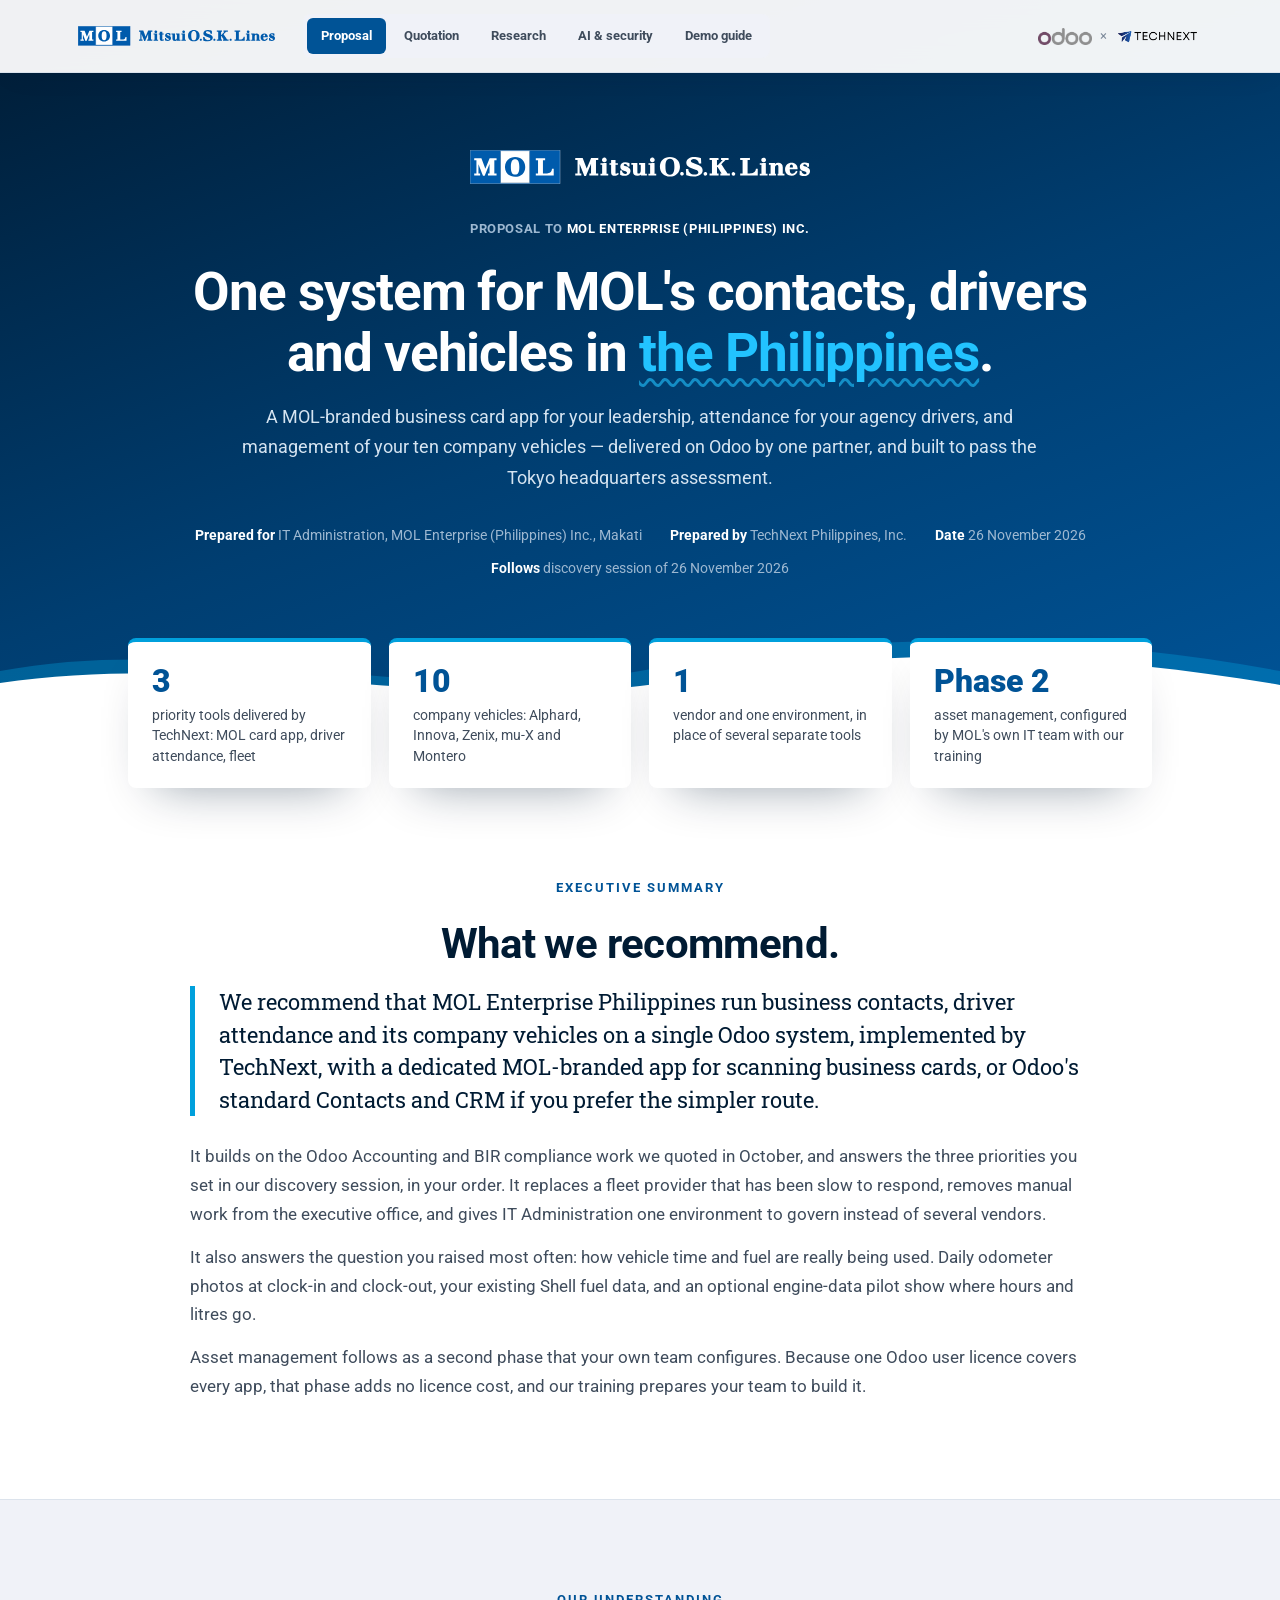
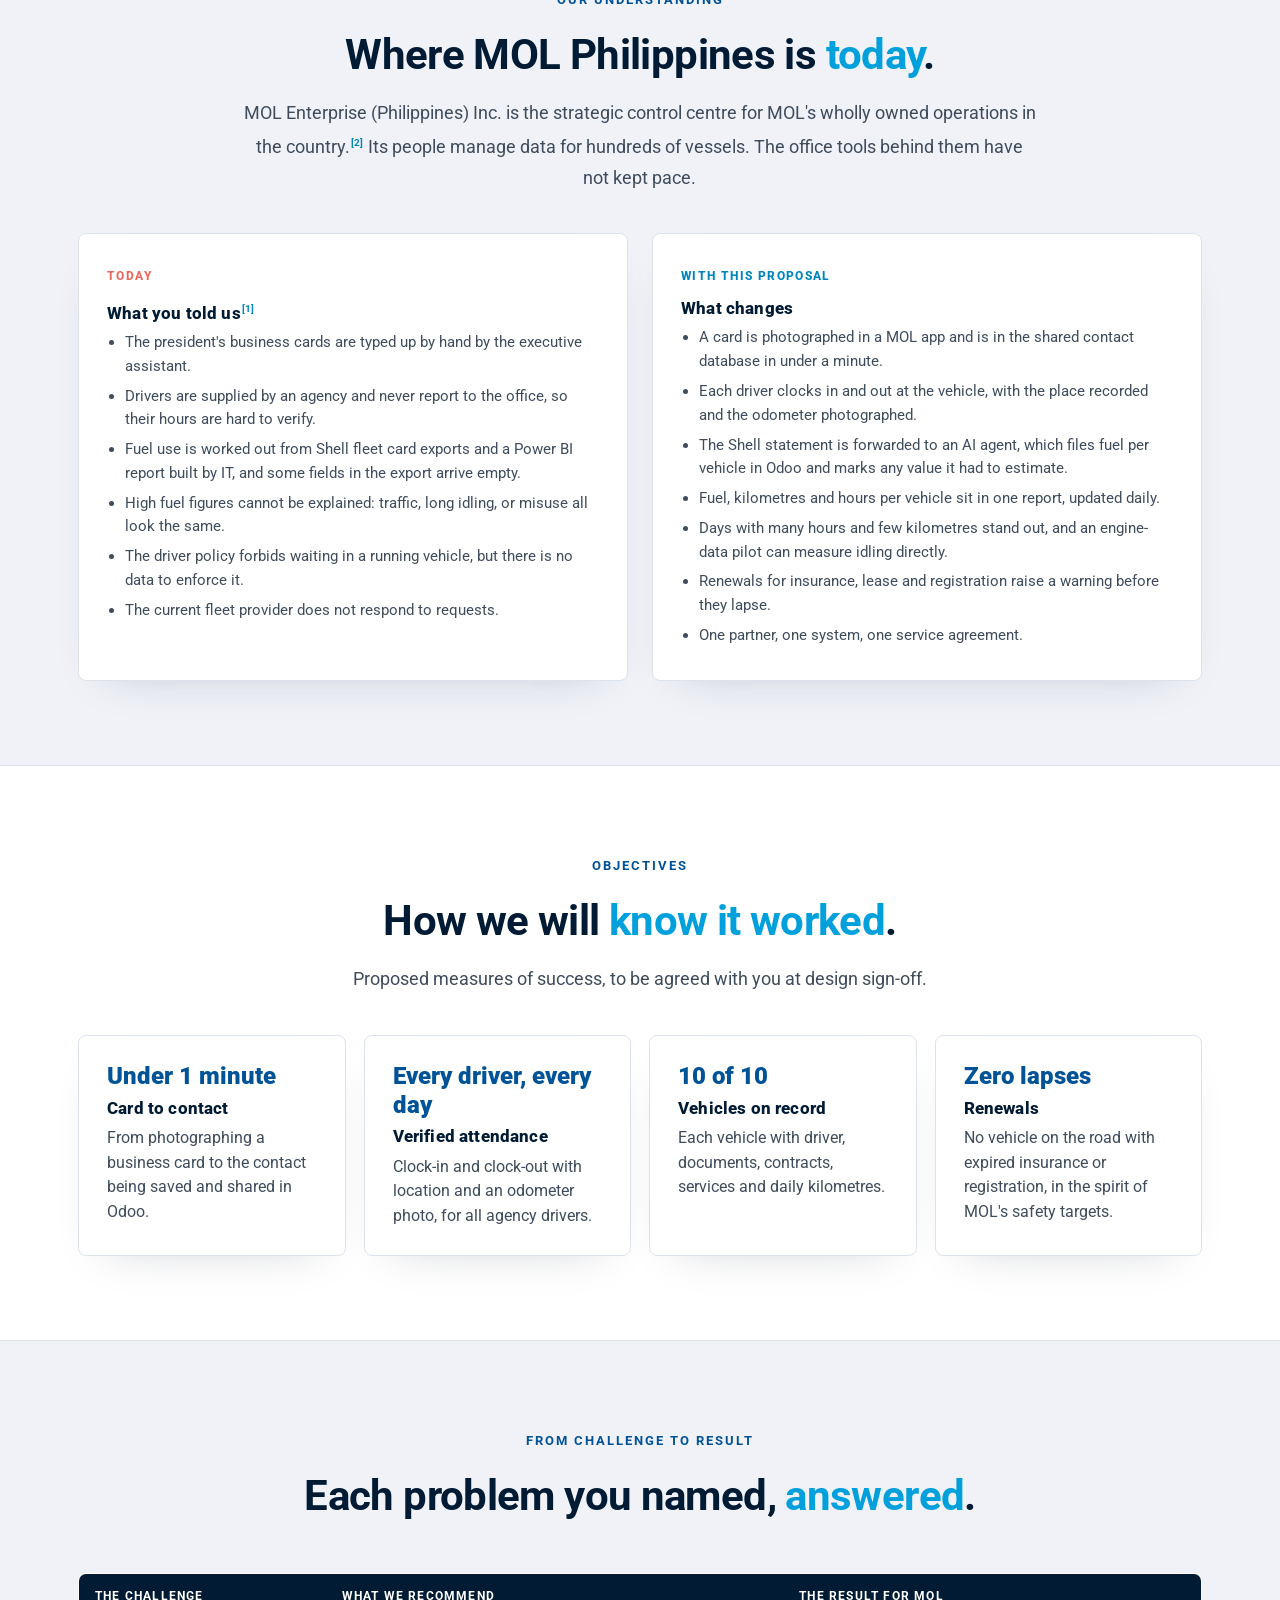
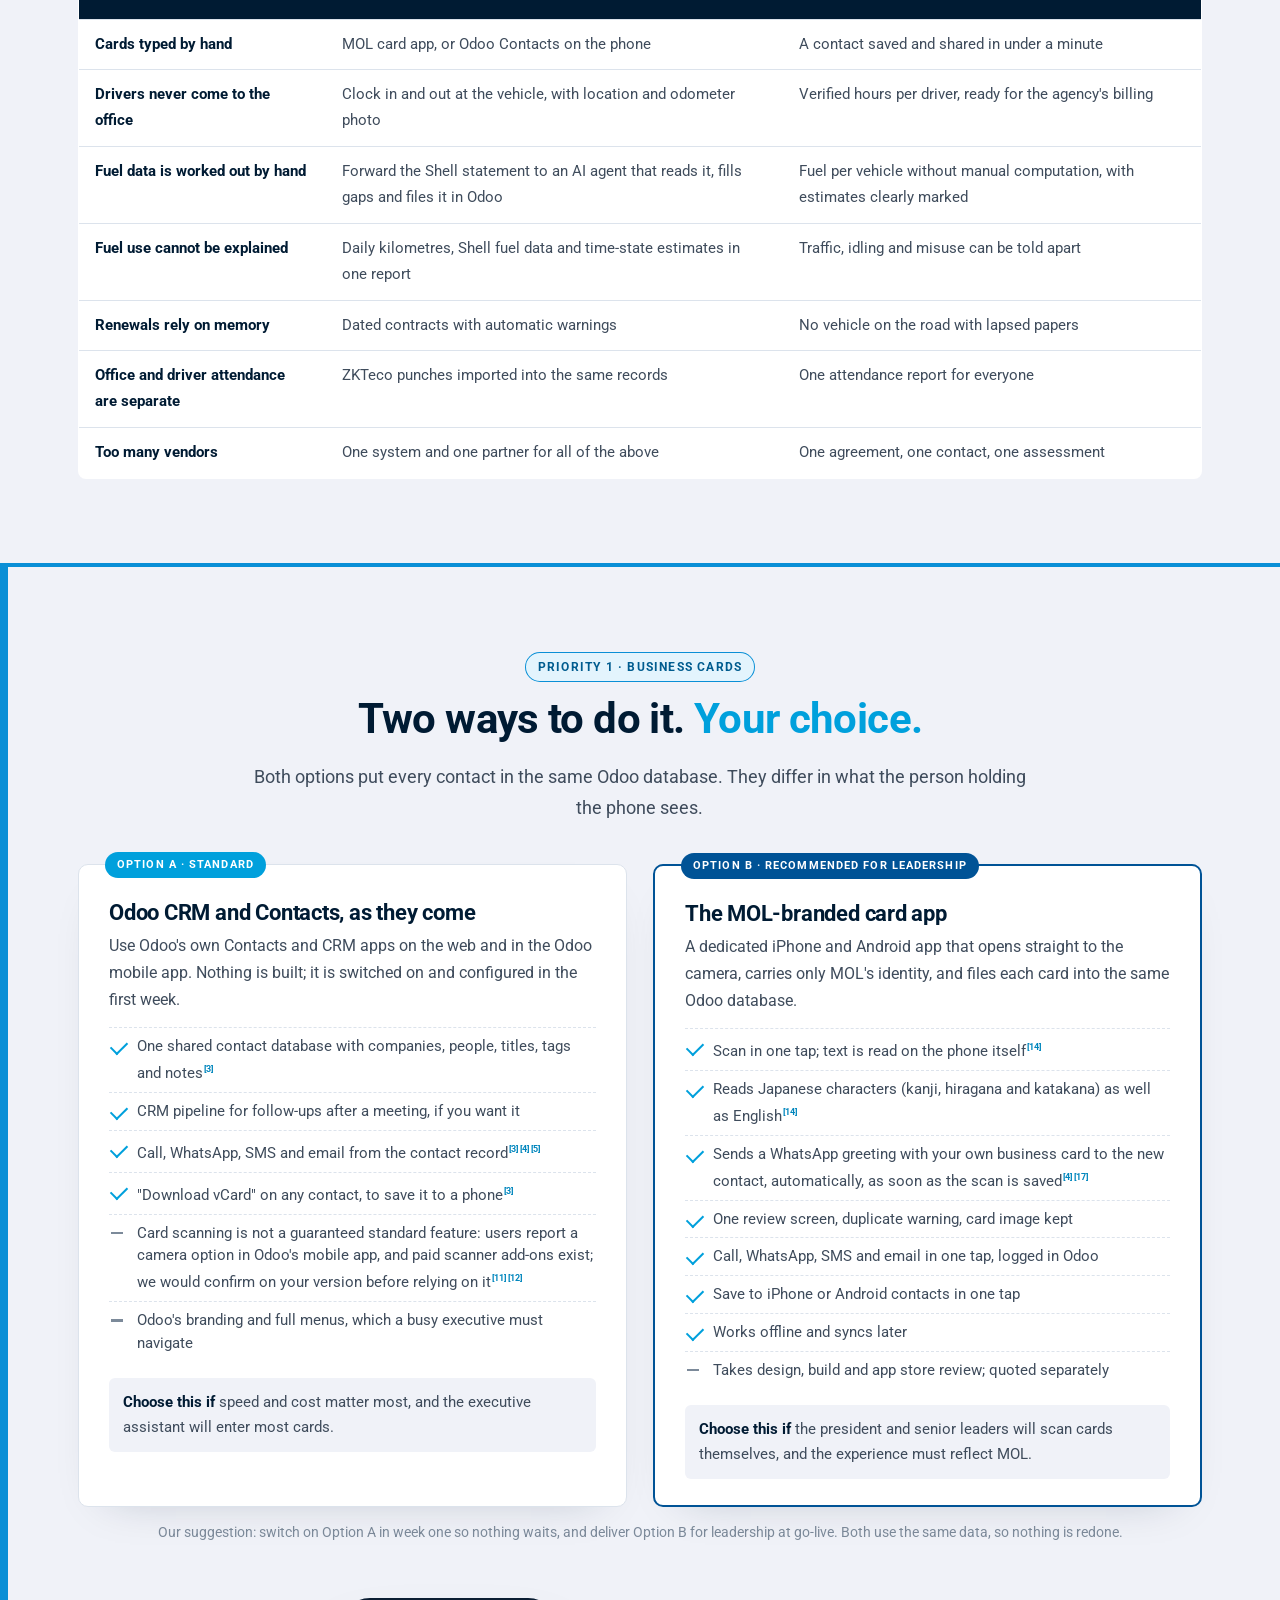
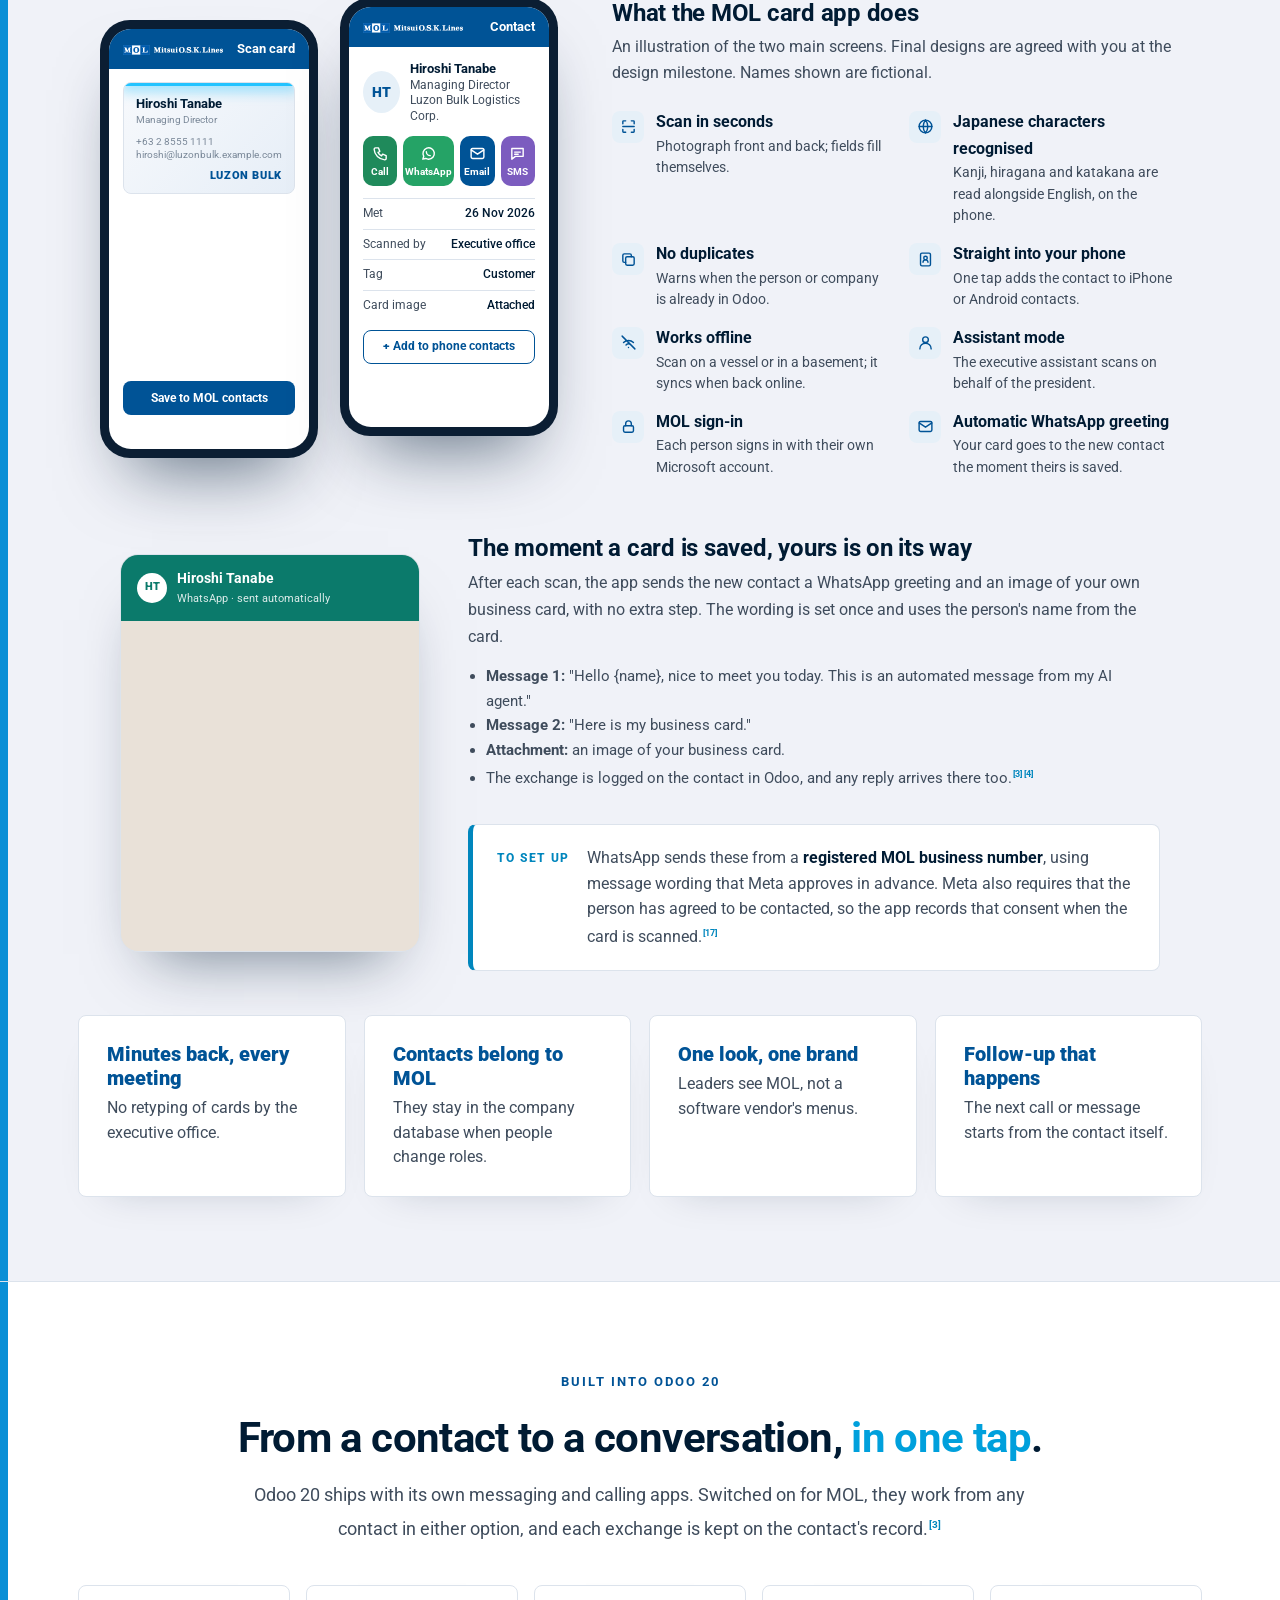
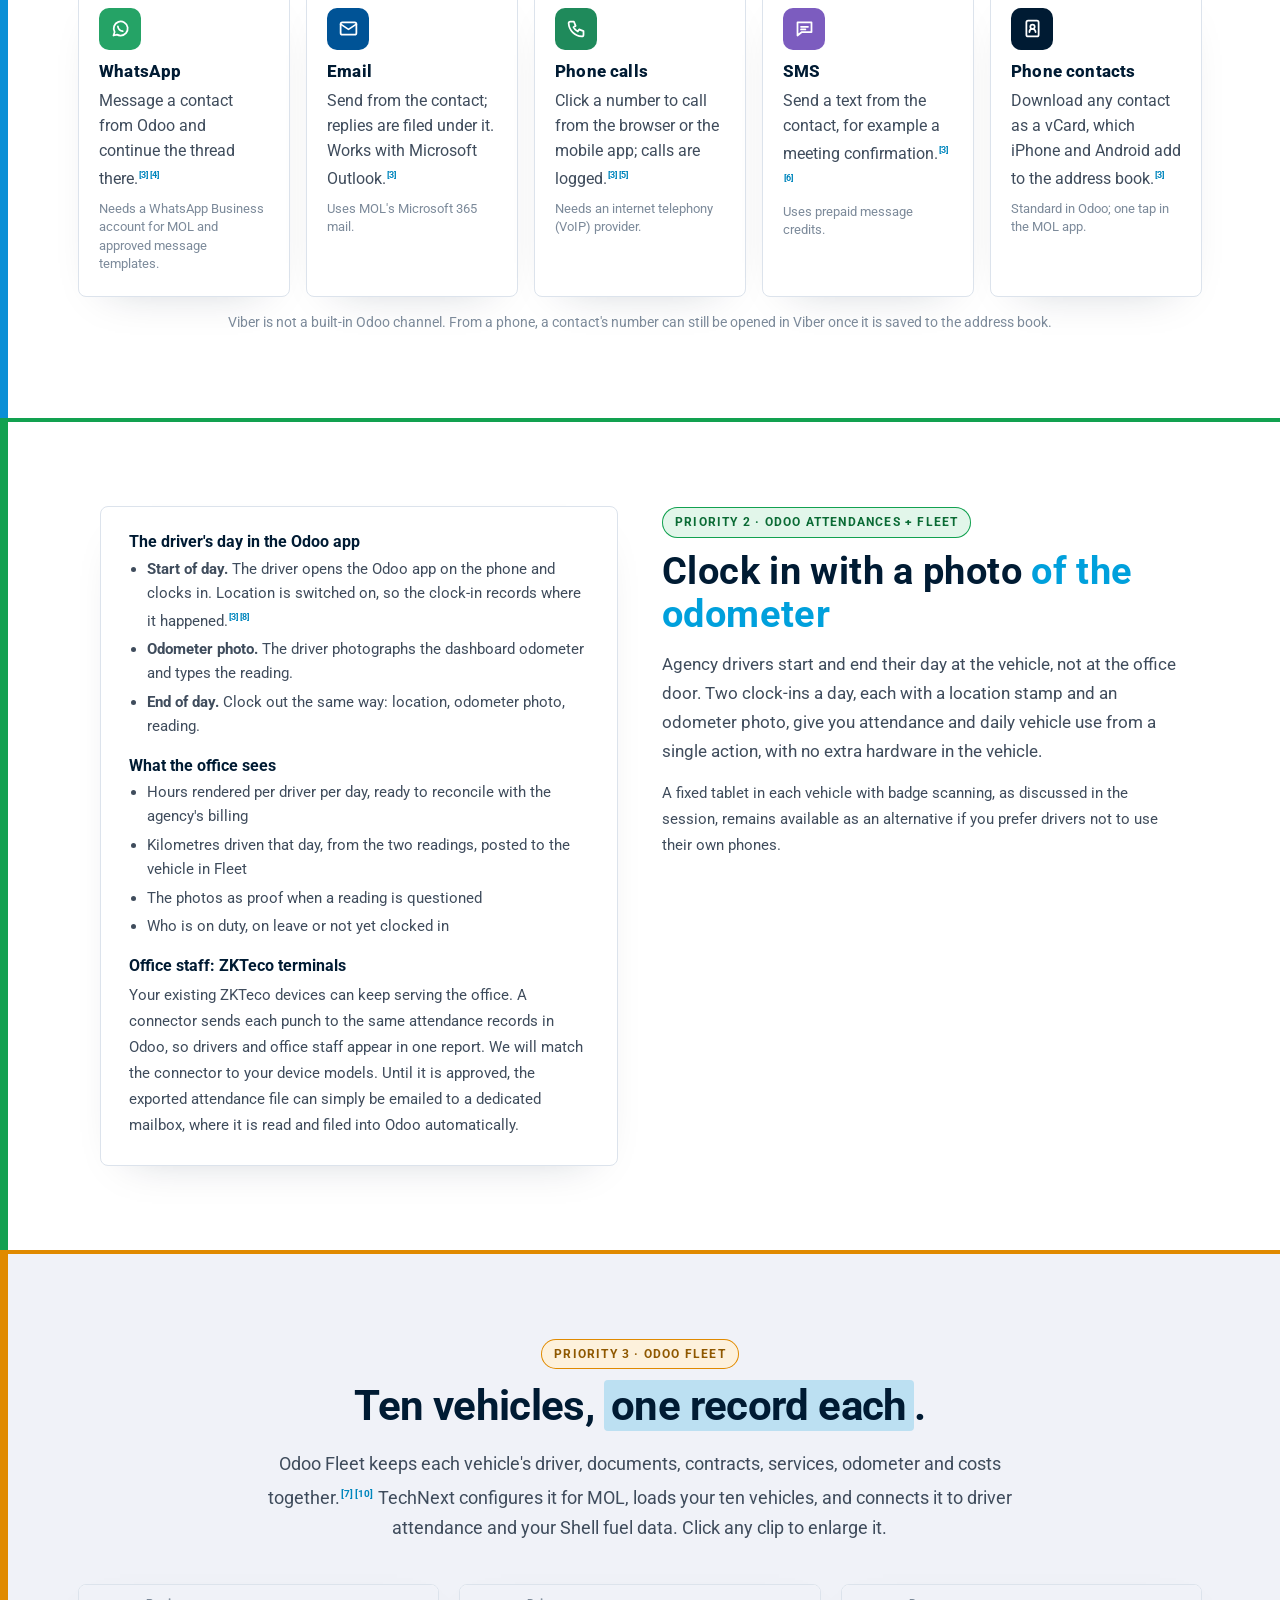
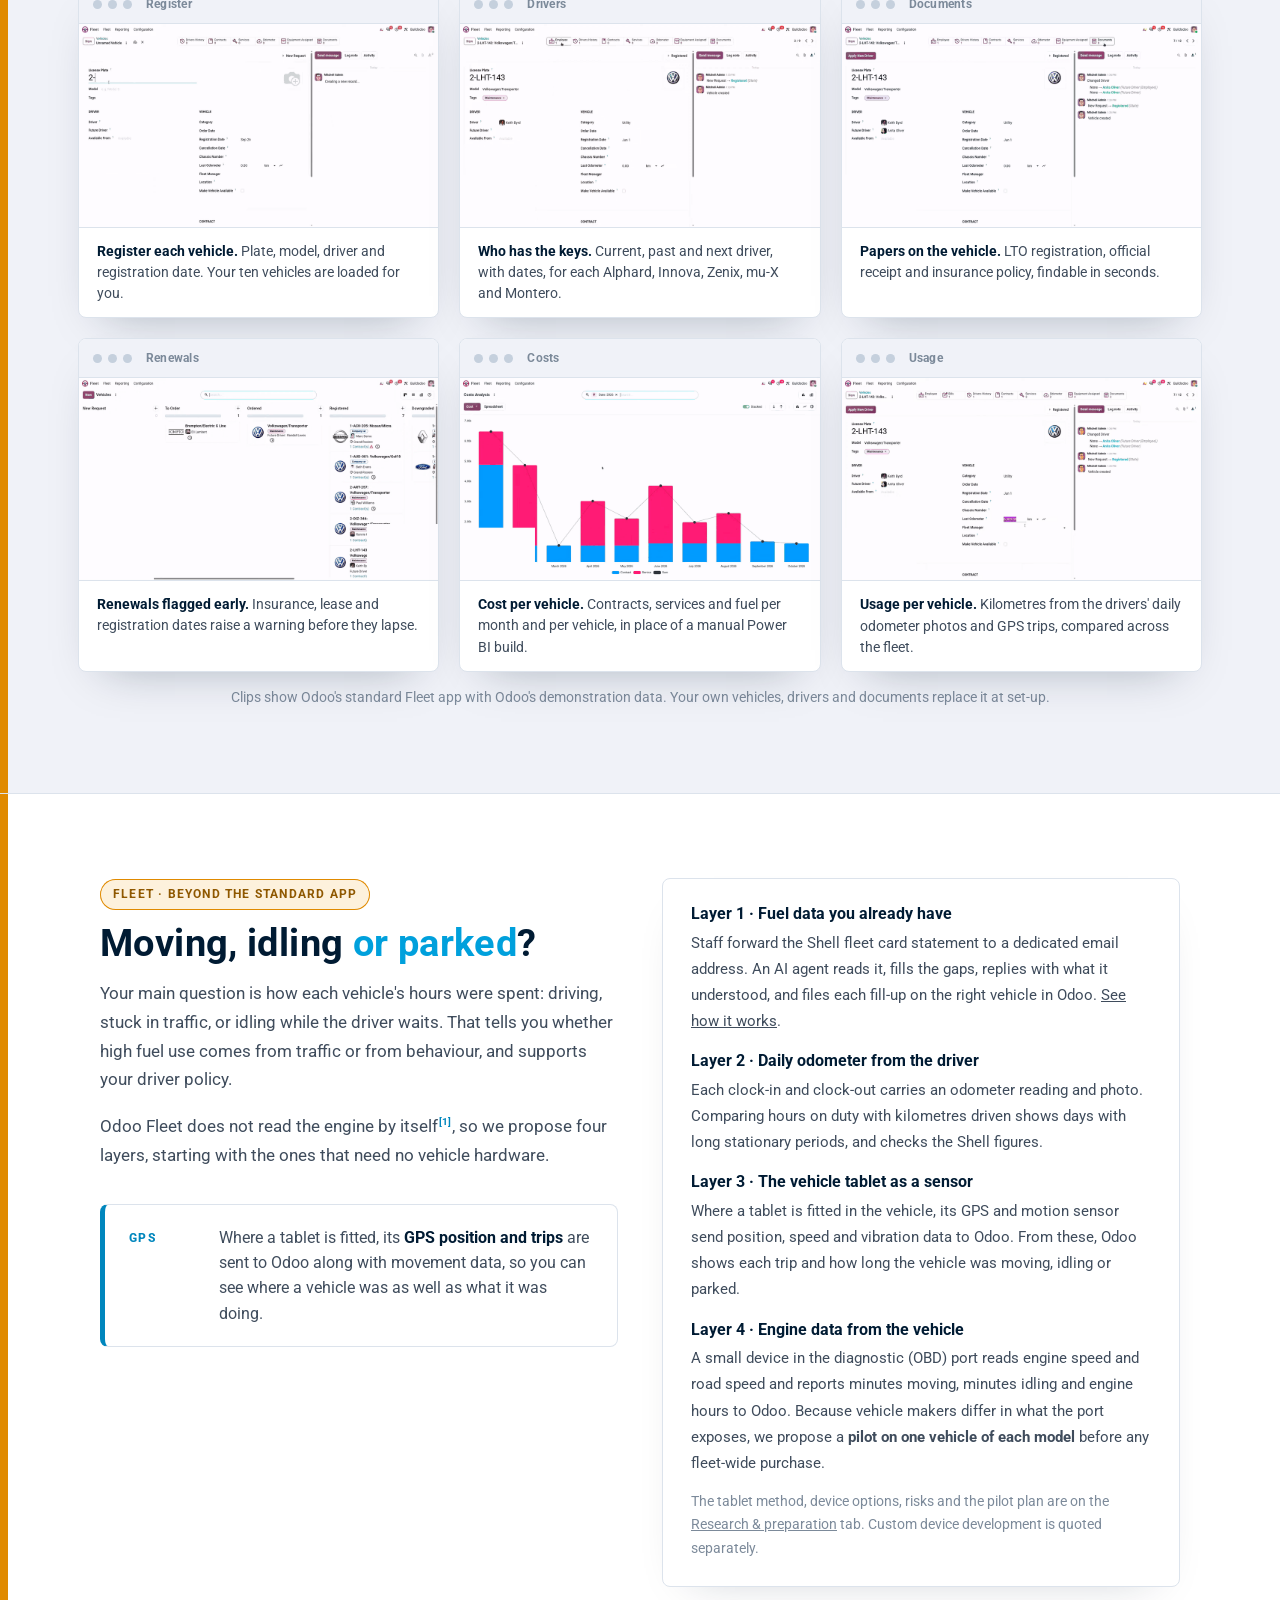
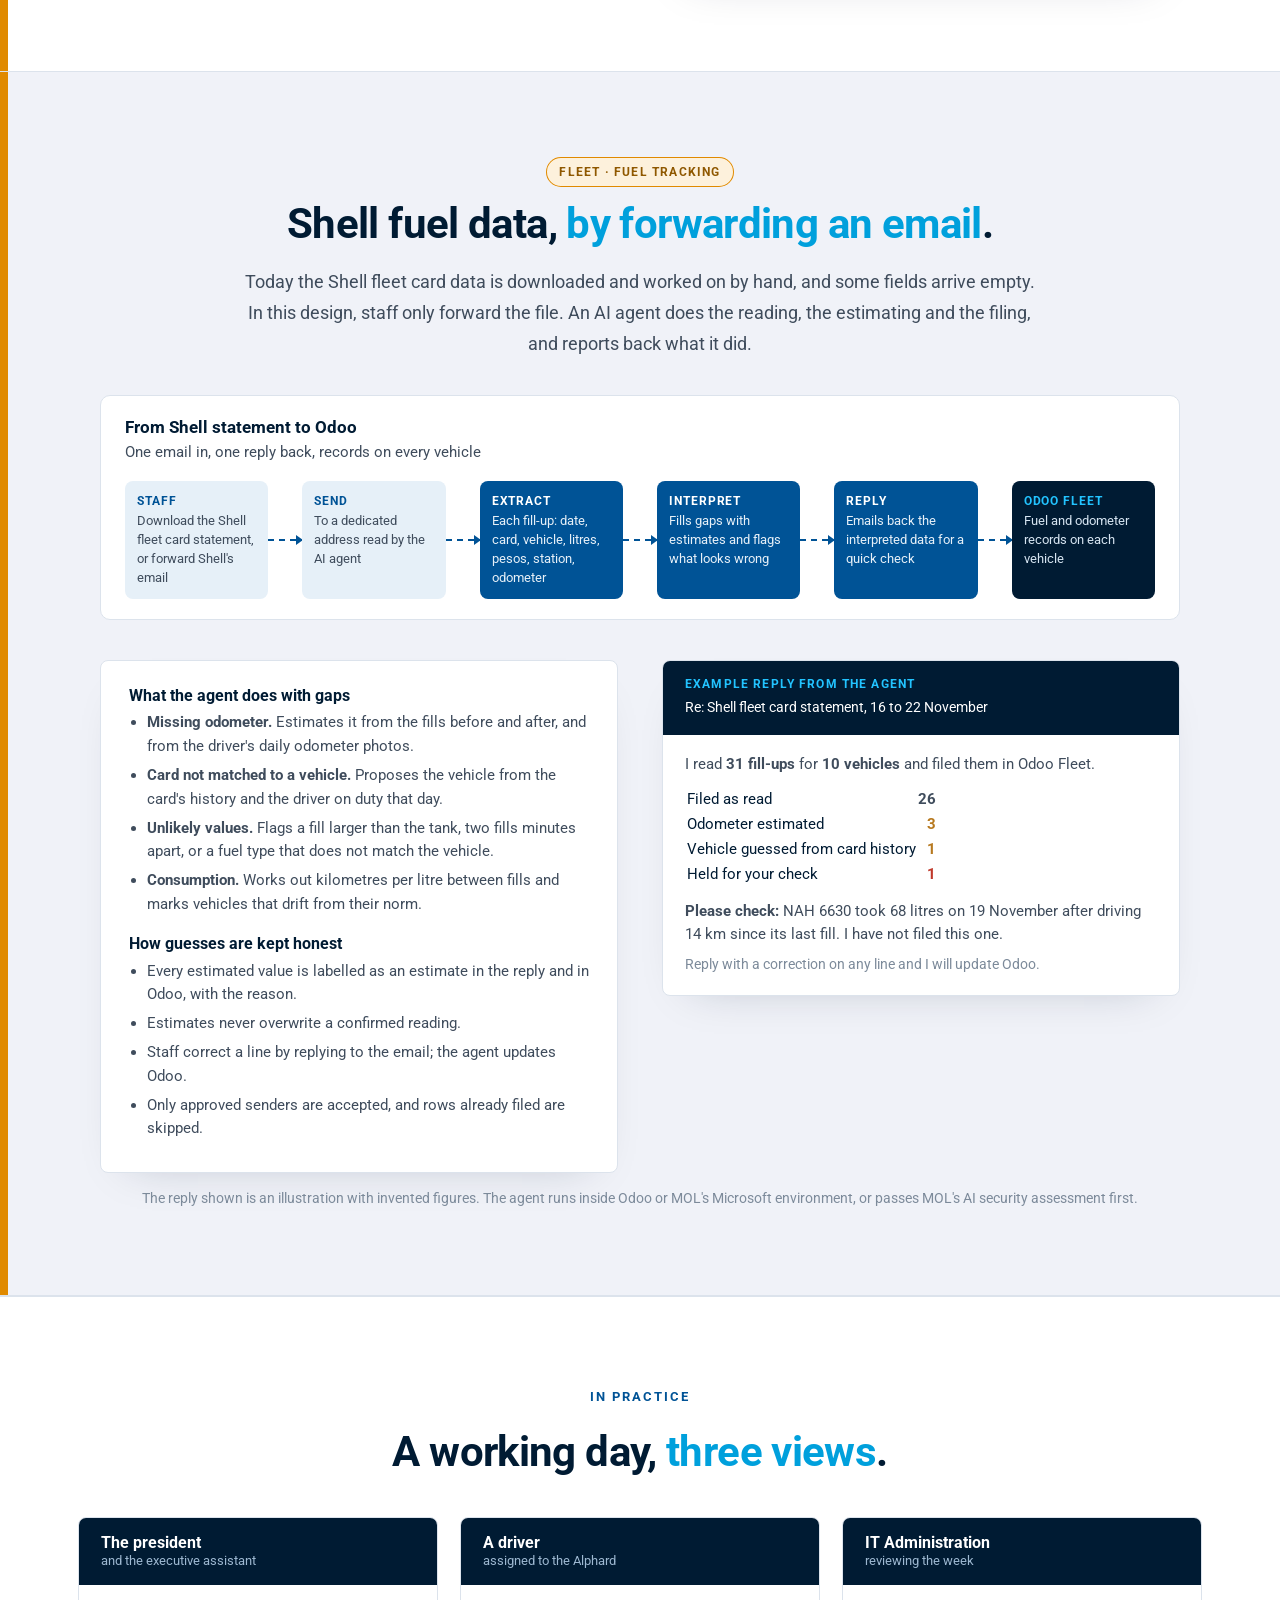
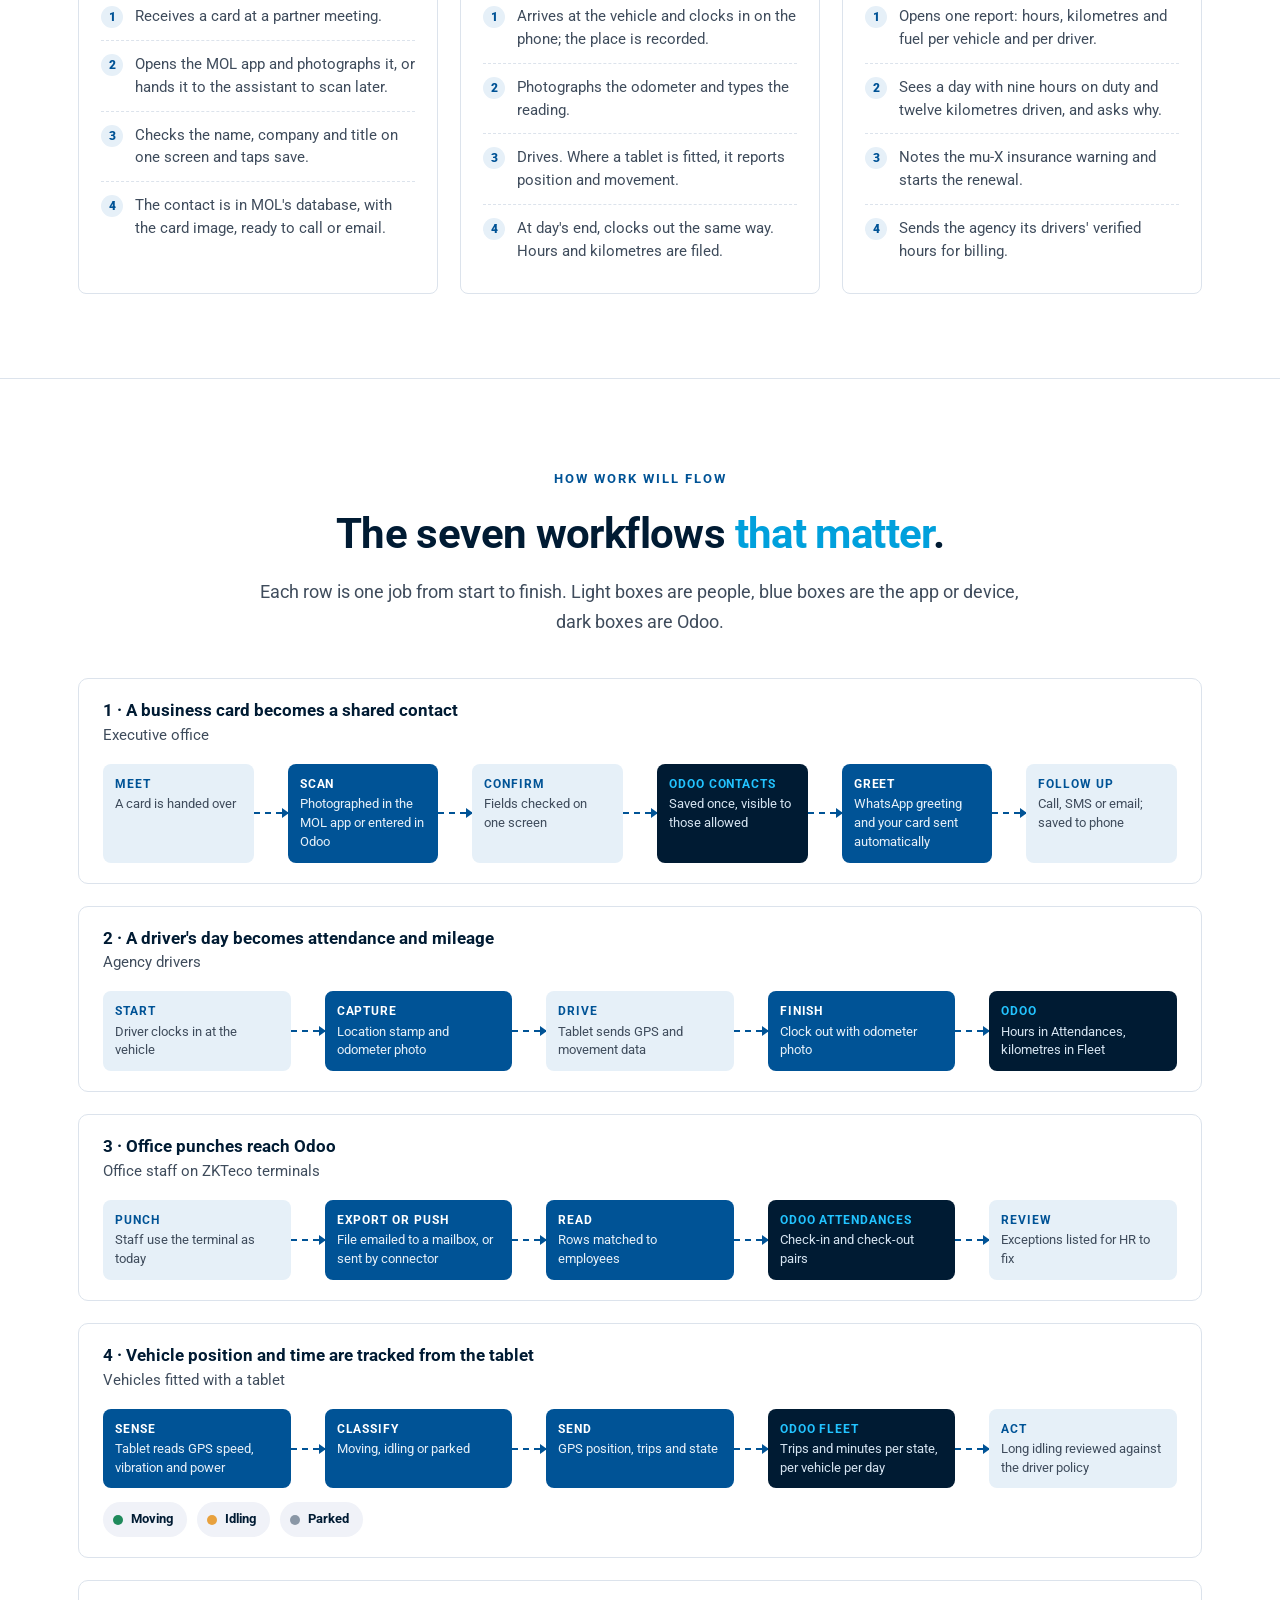
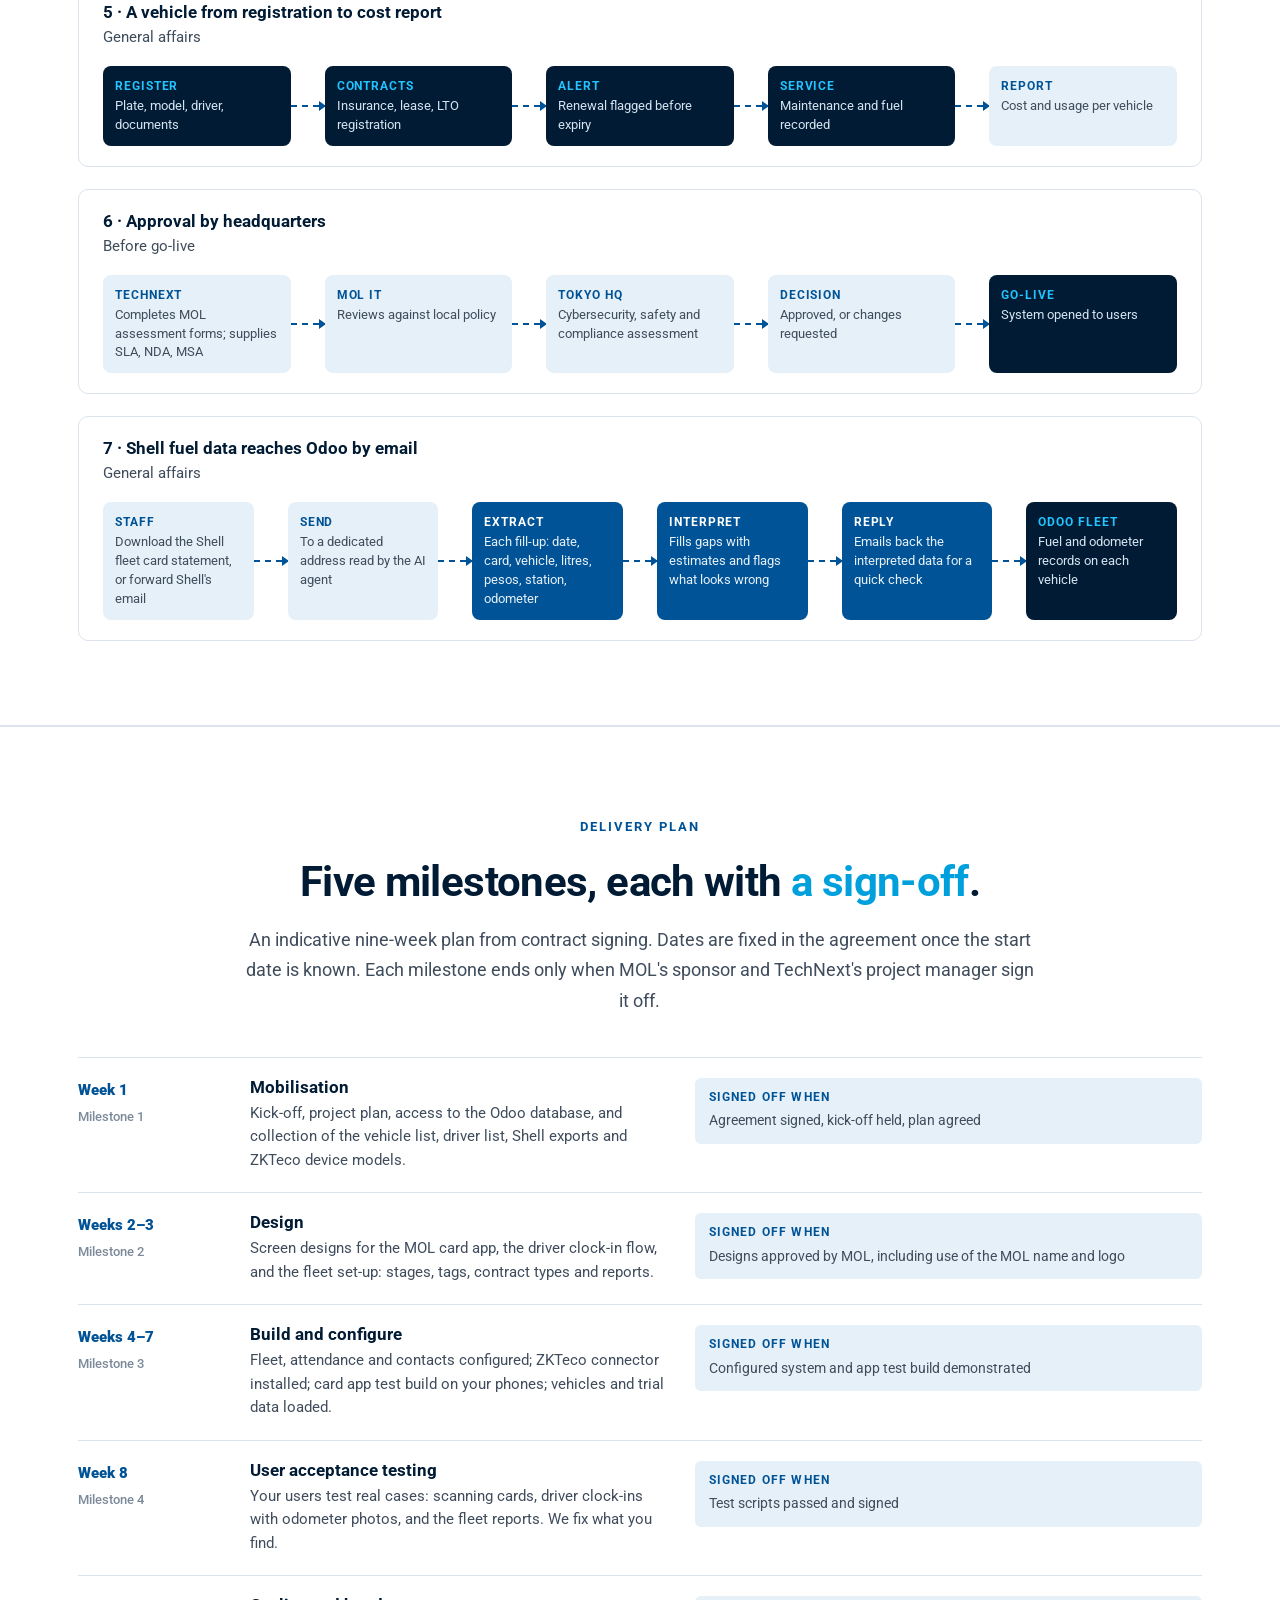
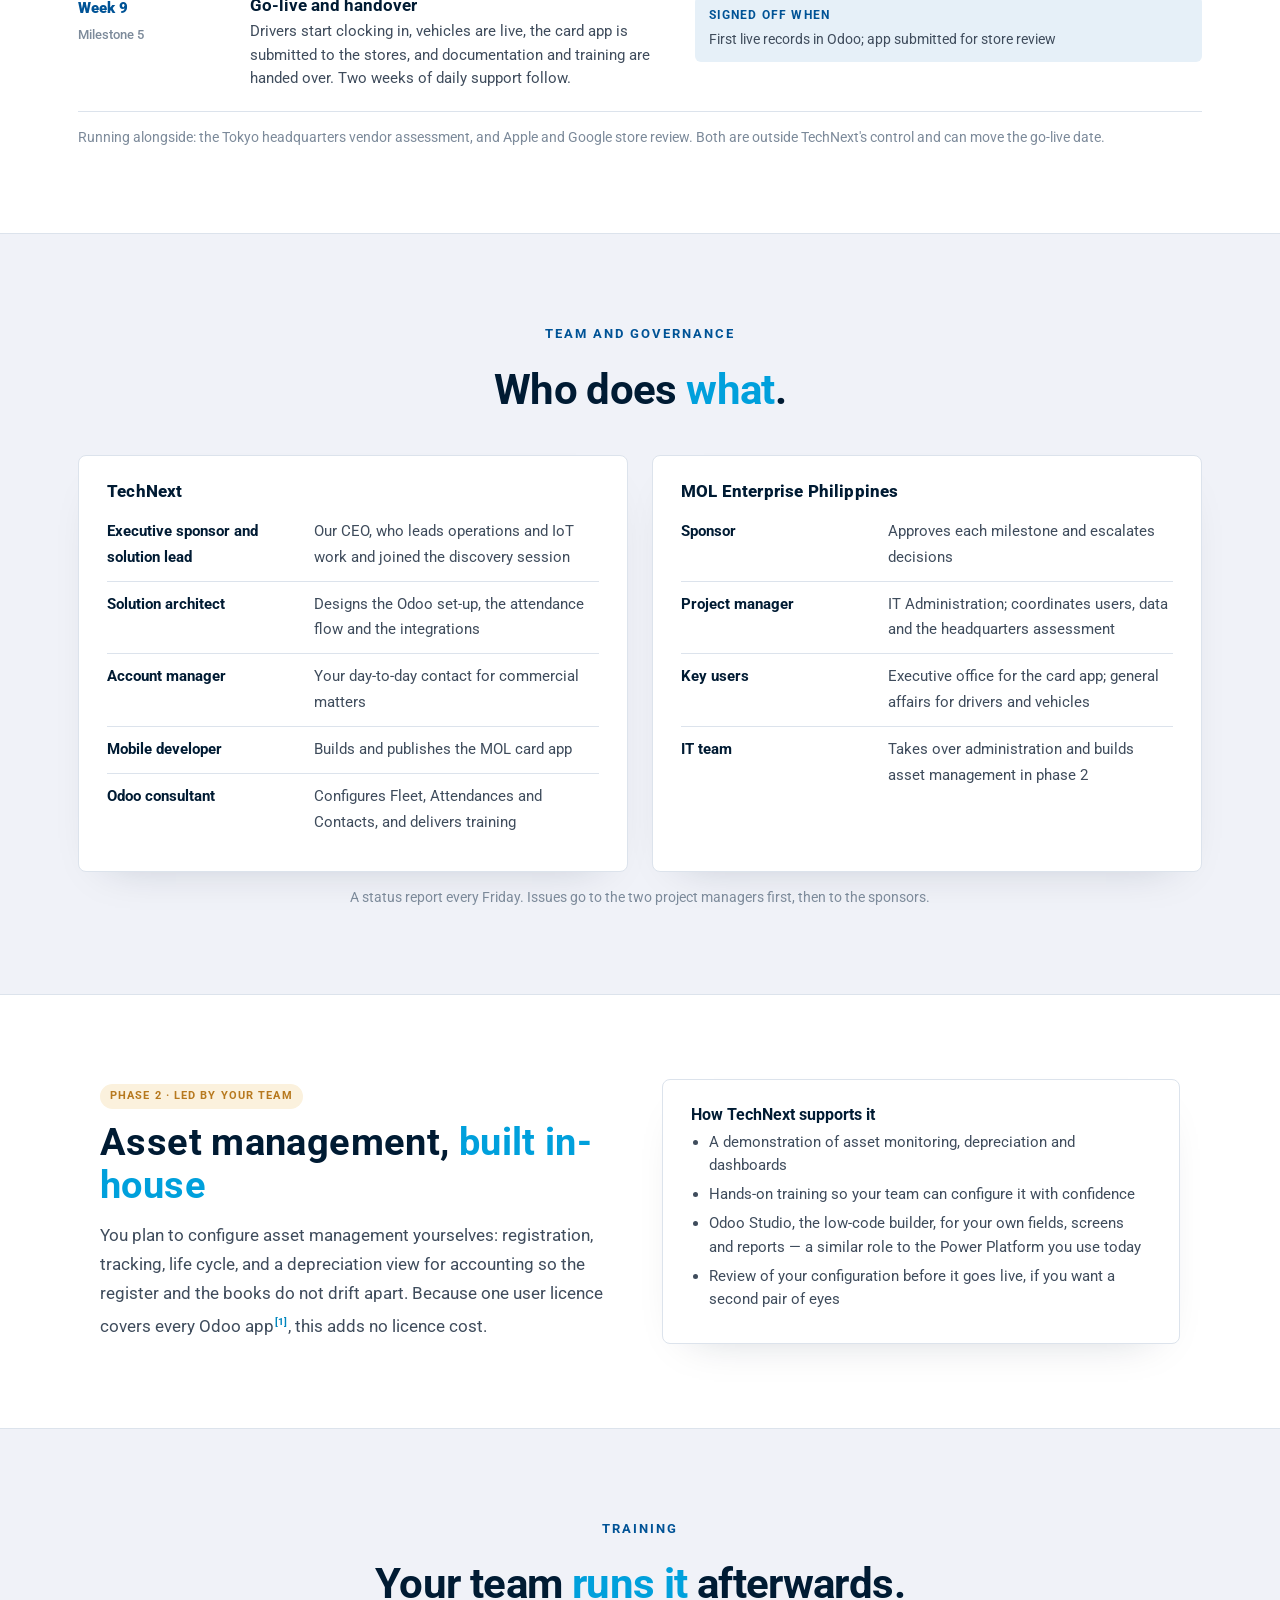
<file: index.html>
<!DOCTYPE html>
<html lang="en">
<head>
<meta charset="UTF-8"/>
<meta name="viewport" content="width=device-width, initial-scale=1.0"/>
<title>Proposal — Odoo for MOL Enterprise (Philippines) · TechNext</title>
<meta name="description" content="TechNext proposal for MOL Enterprise (Philippines) Inc.: business card management, driver attendance and fleet management on Odoo."/>
<meta name="robots" content="noindex, nofollow"/>
<link rel="icon" href="data:image/svg+xml,<svg xmlns='http://www.w3.org/2000/svg' viewBox='0 0 32 32'><rect width='32' height='32' rx='6' fill='%23005396'/><text x='16' y='22' font-size='17' font-weight='700' font-family='sans-serif' fill='white' text-anchor='middle'>M</text></svg>">
<link rel="preconnect" href="https://fonts.googleapis.com"/>
<link rel="preconnect" href="https://fonts.gstatic.com" crossorigin/>
<link href="https://fonts.googleapis.com/css2?family=Roboto:wght@400;500;700;900&family=Roboto+Slab:wght@500;700&display=swap" rel="stylesheet"/>
<style>
:root{
  --purple:#005396;--purple-dark:#003E71;--purple-light:#E6F0F8;--navy:#001B33;--sky:#22C3FF;
  --teal:#0086BD;--coral:#E8695D;--blue:#007CE1;--mint:#00A0DC;
  --ink:#001B33;--body:#3F4C5C;--muted:#7C8A9A;--line:#DCE3EC;--bg-alt:#F0F2F8;
  --maxw:1180px;
}
*{margin:0;padding:0;box-sizing:border-box}
html{scroll-behavior:smooth;scroll-padding-top:90px}
body{font-family:'Roboto',system-ui,-apple-system,sans-serif;color:var(--body);background:#fff;font-size:17px;line-height:1.7;-webkit-font-smoothing:antialiased;overflow-x:hidden}
img{max-width:100%;display:block}
a{color:inherit;text-decoration:none}
h1,h2,h3{color:var(--ink);font-family:'Roboto',sans-serif;font-weight:700;line-height:1.15;letter-spacing:.01em}
.container{max-width:var(--maxw);margin:0 auto;padding:0 28px}
.center{text-align:center}
.ink-purple{color:var(--purple);text-decoration:underline wavy;text-decoration-color:rgba(0,160,220,.55);text-underline-offset:7px;text-decoration-thickness:2.5px}
.w-teal{color:var(--mint)}.w-coral{color:var(--coral)}.w-blue{color:var(--blue)}
.hl-teal{background:rgba(0,160,220,.22);padding:.02em .18em;border-radius:4px;-webkit-box-decoration-break:clone;box-decoration-break:clone}
.u-blue{background:linear-gradient(var(--blue),var(--blue)) 0 90%/100% 5px no-repeat;padding-bottom:3px}
.eyebrow{display:inline-block;font-size:12.5px;font-weight:700;letter-spacing:.16em;text-transform:uppercase;color:var(--purple);margin-bottom:20px}
.section-h{font-size:clamp(2.3rem,4.8vw,3.6rem);margin:0 auto 18px;max-width:20em}
.section-sub{font-size:1.13rem;max-width:44em;margin:0 auto;color:var(--body)}

/* nav */
#nav{position:fixed;top:0;left:0;right:0;z-index:80;background:rgba(255,255,255,.94);backdrop-filter:blur(14px);border-bottom:1px solid var(--line);box-shadow:0 10px 30px -18px rgba(0,27,51,.25)}
.nav-inner{max-width:var(--maxw);margin:0 auto;padding:14px 28px;display:flex;align-items:center;justify-content:space-between;gap:20px}
.brand{display:flex;align-items:center;gap:10px}
.brand img{height:20px;width:auto}
.by{display:flex;align-items:center;gap:8px;flex:none}.by img{height:17px;width:auto}.by img.tn{height:15px}.by i{font-style:normal;color:var(--muted);font-size:13px}.by small{font-size:10.5px;font-weight:700;letter-spacing:.1em;text-transform:uppercase;color:var(--muted)}
.brand i{font-style:normal;color:var(--muted);font-size:16px}
.nav-links{display:flex;gap:16px;flex-wrap:wrap;justify-content:center;flex:1}
.nav-links a{font-size:13.5px;font-weight:600;white-space:nowrap;transition:color .18s}
.nav-links a:hover,.nav-links a.active{color:var(--purple)}
.nav-links a.active{font-weight:800}
@media(max-width:1080px){.by small{display:none}}
@media(max-width:860px){.nav-inner{flex-wrap:wrap;row-gap:8px;justify-content:space-between}.nav-links{order:3}.nav-links{width:100%;justify-content:center;gap:6px 14px}.nav-links a{font-size:12.5px}}

/* hero */
.page-hero{position:relative;padding:150px 0 130px;text-align:center;color:#D5E4F1;background:linear-gradient(160deg,#001B33 0%,#003E71 55%,#005396 100%);overflow:hidden}
.page-hero h1{color:#fff}.page-hero .eyebrow{color:var(--sky)}.page-hero .section-sub{color:#D5E4F1}
.page-hero .ink-purple{color:var(--sky);text-decoration-color:rgba(34,195,255,.6)}
.hero-logo{height:34px;width:auto;margin:0 auto 34px}
.wave{position:absolute;left:0;right:0;bottom:-1px;width:100%;height:90px;display:block}
.prepared{font-size:13px;font-weight:700;letter-spacing:.05em;color:var(--muted);margin-bottom:22px;text-transform:uppercase}
.prepared{color:#9DB8D1}.prepared b{color:#fff}
.page-hero h1{font-size:clamp(2.5rem,5.6vw,4.1rem);margin:0 auto 18px;max-width:15em}
@media(max-width:860px){.page-hero{padding-top:170px}}

section{padding:84px 0}
section.alt{background:var(--bg-alt)}

/* context strip */
.facts{display:grid;grid-template-columns:repeat(3,1fr);gap:22px;margin-top:44px;text-align:left}
.fact{background:#fff;border:1px solid var(--line);border-radius:14px;padding:26px 28px;box-shadow:0 18px 44px -30px rgba(0,27,51,.25)}
.fact h3{font-family:'Roboto',sans-serif;font-size:1.05rem;font-weight:800;margin-bottom:8px}
.fact p{font-size:.97rem;line-height:1.6}
.fact .tag{display:inline-block;font-size:11.5px;font-weight:800;letter-spacing:.12em;text-transform:uppercase;margin-bottom:12px}
.fact:nth-child(1) .tag{color:var(--coral)}.fact:nth-child(2) .tag{color:var(--teal)}.fact:nth-child(3) .tag{color:var(--purple)}

/* journey map */
.journey{display:grid;grid-template-columns:repeat(3,1fr);gap:22px;margin-top:44px;text-align:left}
.j-col{background:var(--purple-light);border-radius:18px;padding:28px 30px}
.j-col h3{font-size:2rem;margin-bottom:10px}
.j-col a{display:flex;gap:10px;align-items:baseline;padding:7px 0;font-weight:600;font-size:1rem;color:var(--ink);transition:transform .2s,color .2s}
.j-col a:hover{transform:translateX(5px);color:var(--purple)}
.j-col a span{font-family:'Roboto',sans-serif;font-size:1.35rem;color:var(--purple);width:1.1em;flex:none}

/* steps */
.step-head{max-width:820px;margin:0 auto;text-align:center}
.step-num{display:inline-flex;align-items:center;justify-content:center;width:54px;height:54px;border-radius:50%;background:var(--purple);color:#fff;font-family:'Roboto',sans-serif;font-size:2rem;font-weight:700;margin-bottom:16px}
.step-head h2{font-size:clamp(2.2rem,4.4vw,3.3rem);margin-bottom:16px}
.step-head p{font-size:1.08rem}
.shot{position:relative;max-width:1000px;margin:44px auto 0}
.shot::before{content:"";position:absolute;left:50%;top:52%;transform:translate(-50%,-50%) rotate(-5deg);width:106%;height:98%;background:rgba(0,83,150,.07);border-radius:48% 52% 56% 44%/56% 45% 55% 44%;z-index:0;pointer-events:none}
figure.gif{position:relative;z-index:1;background:#fff;border:1px solid var(--line);border-radius:14px;overflow:hidden;box-shadow:0 20px 46px -26px rgba(0,27,51,.34);transition:transform .35s cubic-bezier(.2,.7,.2,1),box-shadow .35s;cursor:zoom-in}
figure.gif:hover{transform:translateY(-5px);box-shadow:0 34px 70px -28px rgba(0,27,51,.45)}
.gif-bar{display:flex;align-items:center;gap:6px;padding:9px 14px;background:#F0F2F8;border-bottom:1px solid var(--line)}
.gif-bar i{width:9px;height:9px;border-radius:50%;background:#c5d0dd}
.gif-bar span{margin-left:8px;font-size:12px;font-weight:700;color:var(--muted);letter-spacing:.02em}
figure.gif img{width:100%;height:auto}
figure.gif figcaption{padding:13px 18px;font-size:.93rem;line-height:1.5;border-top:1px solid var(--line);text-align:left;color:var(--body)}
figure.gif figcaption b{color:var(--ink)}
.duo{display:grid;grid-template-columns:1fr 1fr;gap:26px;max-width:1120px;margin:44px auto 0}
.duo .shot{margin:0;max-width:none}
.duo .shot::before{display:none}
.script-line{font-family:'Roboto',sans-serif;font-size:clamp(1.7rem,3.2vw,2.3rem);font-weight:700;color:var(--ink);text-align:center;margin-top:40px}
.mol-note{max-width:820px;margin:34px auto 0;display:flex;gap:16px;align-items:flex-start;background:#fff;border:1px solid var(--line);border-left:5px solid var(--teal);border-radius:12px;padding:20px 24px;text-align:left;font-size:.99rem;line-height:1.6}
.mol-note b{color:var(--ink)}
.mol-note .lbl{flex:none;font-size:11.5px;font-weight:800;letter-spacing:.12em;text-transform:uppercase;color:var(--teal);padding-top:4px;width:74px}

/* cards */
.cards{columns:2;column-gap:26px;margin-top:44px;text-align:left}
.card{background:#fff;border-radius:14px;padding:28px 32px;box-shadow:0 18px 44px -26px rgba(0,27,51,.25);break-inside:avoid;margin-bottom:26px}
.card h3{font-family:'Roboto',sans-serif;font-size:1.18rem;font-weight:800;margin-bottom:10px}
.card p{font-size:1rem}
.h-left{text-align:left;margin-left:0;max-width:13em}

/* connected apps */
.apps{display:grid;grid-template-columns:repeat(4,1fr);gap:22px;margin-top:44px;text-align:left}
.app{background:#fff;border:1px solid var(--line);border-radius:16px;padding:26px 24px;transition:transform .25s,box-shadow .25s}
.app:hover{transform:translateY(-4px);box-shadow:0 24px 50px -30px rgba(0,27,51,.4)}
.app .ico{width:52px;height:52px;border-radius:13px;display:flex;align-items:center;justify-content:center;margin-bottom:16px;color:#fff}
.app .ico svg{width:26px;height:26px}
.app h3{font-family:'Roboto',sans-serif;font-size:1.1rem;font-weight:800;margin-bottom:8px}
.app p{font-size:.94rem;line-height:1.6}
.app .scope{display:inline-block;margin-top:12px;font-size:11px;font-weight:800;letter-spacing:.1em;text-transform:uppercase;color:var(--teal)}
.app.now{border-color:var(--purple);box-shadow:0 0 0 3px var(--purple-light)}

/* timeline */
.cutover{max-width:900px;margin:44px auto 0;display:grid;grid-template-columns:repeat(4,1fr);gap:0;position:relative;text-align:center}
.cutover::before{content:"";position:absolute;left:12.5%;right:12.5%;top:13px;height:3px;background:var(--line)}
.cut{position:relative;padding:0 10px}
.cut i{display:block;width:28px;height:28px;border-radius:50%;background:#fff;border:4px solid var(--purple);margin:0 auto 14px;position:relative}
.cut.end i{border-color:var(--coral);background:var(--coral)}
.cut b{display:block;color:var(--ink);font-size:.98rem}
.cut span{font-size:.88rem;line-height:1.45;display:block;margin-top:4px}

footer{padding:44px 0 60px;border-top:1px solid var(--line);font-size:.88rem;color:var(--muted);text-align:center}
footer a{color:var(--purple);font-weight:600}

/* lightbox */
#lb{position:fixed;inset:0;z-index:200;background:rgba(0,27,51,.86);display:none;align-items:center;justify-content:center;padding:24px;cursor:zoom-out}
#lb.open{display:flex}
#lb img{max-width:min(1500px,100%);max-height:100%;width:100%;height:auto;object-fit:contain;border-radius:10px;background:#fff}

.section-h{font-size:clamp(1.8rem,3.4vw,2.6rem);letter-spacing:-.015em;line-height:1.2}
.page-hero h1{font-size:clamp(2rem,4.6vw,3.3rem);letter-spacing:-.02em;line-height:1.15;max-width:17em}
.step-head h2{font-size:clamp(1.7rem,3.1vw,2.35rem);letter-spacing:-.015em;line-height:1.2}
.j-col h3{font-size:1.3rem;letter-spacing:0}
.j-col a span{font-size:.95rem;font-weight:900}
.step-num{font-size:1.35rem;font-weight:900;border-radius:6px;width:48px;height:48px}
.script-line{font-family:'Roboto Slab',serif;font-weight:500;font-size:clamp(1.25rem,2.4vw,1.6rem);color:var(--purple)}
.fact,.card,.app,figure.gif,.mol-note,.j-col{border-radius:8px}
.stats{position:relative;z-index:2;display:grid;grid-template-columns:repeat(4,1fr);gap:18px;max-width:1080px;margin:-72px auto 0;padding:0 28px}
.stat{background:#fff;border-radius:8px;padding:22px 24px;box-shadow:0 24px 50px -28px rgba(0,27,51,.45);border-top:4px solid var(--mint);text-align:left}
.stat b{display:block;font-size:2rem;font-weight:900;color:var(--purple);line-height:1.1}
.stat span{display:block;font-size:.88rem;line-height:1.45;margin-top:6px}
.stats-src{text-align:center;font-size:.8rem;color:var(--muted);margin-top:14px}
.stats-src a{text-decoration:underline}
.bridge{max-width:860px;margin:0 auto;border-left:5px solid var(--mint);padding:6px 0 6px 26px;text-align:left}
.bridge q{display:block;font-family:'Roboto Slab',serif;font-size:1.3rem;line-height:1.5;color:var(--ink);quotes:none}
.bridge p{margin-top:12px;font-size:1rem}
footer .f-logo{height:22px;margin:0 auto 18px}
@media(max-width:900px){
  .stats{grid-template-columns:1fr 1fr}
  section{padding:60px 0}
  .facts,.journey,.duo{grid-template-columns:1fr}
  .apps{grid-template-columns:1fr 1fr}
  .cards{columns:1}
  .shot::before{display:none}
  .cutover{grid-template-columns:1fr;gap:22px;text-align:left}
  .cutover::before{display:none}
  .cut{display:grid;grid-template-columns:28px 1fr;column-gap:14px;padding:0}
  .cut i{margin:0;grid-row:span 2}
  .mol-note{flex-direction:column;gap:6px}
}
@media(max-width:520px){.apps{grid-template-columns:1fr}.container{padding:0 18px}}
@media(prefers-reduced-motion:reduce){html{scroll-behavior:auto}*{transition:none!important}}

.tabs{display:flex;gap:4px;background:var(--bg-alt);border-radius:8px;padding:4px;flex:none}
.tabs a{font-size:13px;font-weight:700;padding:7px 14px;border-radius:6px;white-space:nowrap;color:var(--body)}
.tabs a.on{background:var(--purple);color:#fff}
.tabs a:not(.on):hover{color:var(--purple)}
.nav-links{gap:13px;flex-wrap:nowrap}.nav-links a{font-size:13px}.by small{display:none}
.pri{display:grid;grid-template-columns:repeat(3,1fr);gap:22px;margin-top:44px;text-align:left}
.pri .fact{position:relative;padding-top:30px}
.pri .n{position:absolute;top:-18px;left:24px;width:40px;height:40px;border-radius:6px;background:var(--purple);color:#fff;font-weight:900;font-size:1.15rem;display:flex;align-items:center;justify-content:center}
.pri ul,.sol ul{padding-left:18px;margin-top:10px}
.pri li,.sol li{font-size:.96rem;margin:5px 0;line-height:1.55}
.sol{display:grid;grid-template-columns:1fr 1fr;gap:44px;align-items:start;max-width:1080px;margin:0 auto;text-align:left}
.sol h2{font-size:clamp(1.7rem,3.1vw,2.35rem);margin-bottom:14px}
.sol .panel{background:#fff;border:1px solid var(--line);border-radius:8px;padding:26px 28px;box-shadow:0 18px 44px -30px rgba(0,27,51,.25)}
.sol .panel h3{font-size:1.02rem;margin-bottom:6px;letter-spacing:0}
.sol .panel h3+ul{margin-top:4px}
.sol .panel h3:not(:first-child){margin-top:18px}
.flow{display:flex;gap:0;align-items:stretch;flex-wrap:wrap;margin-top:8px}
.flow div{flex:1;min-width:120px;background:var(--purple-light);padding:14px 16px;font-size:.9rem;line-height:1.45;position:relative;margin:0 14px 10px 0;border-radius:6px}
.flow div b{display:block;color:var(--purple);font-size:.78rem;letter-spacing:.1em;text-transform:uppercase;margin-bottom:4px}
.tag2{display:inline-block;font-size:11px;font-weight:700;letter-spacing:.1em;text-transform:uppercase;border-radius:99px;padding:3px 10px;margin-bottom:12px;background:var(--purple-light);color:var(--purple)}
.tag2.p2{background:#FBF1DD;color:#B7791F}
.step-num.sm{width:38px;height:38px;font-size:1.05rem;margin-bottom:12px}
table.inv{width:100%;border-collapse:collapse;background:#fff;border:1px solid var(--line);border-radius:8px;overflow:hidden;font-size:.96rem;text-align:left;margin-top:36px}
table.inv th,table.inv td{padding:13px 18px;border-bottom:1px solid var(--line);vertical-align:top}
table.inv th{background:var(--navy);color:#fff;font-size:12px;letter-spacing:.1em;text-transform:uppercase}
table.inv tr:last-child td{border-bottom:0}
table.inv td:first-child{font-weight:700;color:var(--ink);width:26%}
table.inv td:last-child{white-space:nowrap;color:var(--purple);font-weight:700}
.tw{overflow-x:auto}
.fine{font-size:.86rem;color:var(--muted);margin-top:14px;text-align:left}
.next{display:grid;grid-template-columns:repeat(4,1fr);gap:18px;margin-top:40px;text-align:left}
.next .fact b.who{display:block;font-size:11px;letter-spacing:.12em;text-transform:uppercase;color:var(--teal);margin-bottom:8px}
@media(max-width:1180px){.nav-links{display:none}}
@media(max-width:900px){.pri,.sol,.next{grid-template-columns:1fr}.sol{gap:26px}.pri{gap:34px}}
@media(max-width:520px){.next{grid-template-columns:1fr}.by{display:none}}

.doc-meta{display:flex;flex-wrap:wrap;justify-content:center;gap:10px 28px;margin-top:30px;font-size:.85rem;color:#9DB8D1}
.doc-meta b{color:#fff;font-weight:700}
.exec{max-width:900px;margin:0 auto;text-align:left}
.exec .lead{font-family:'Roboto Slab',serif;font-size:1.35rem;line-height:1.5;color:var(--ink);border-left:5px solid var(--mint);padding-left:24px;margin-bottom:26px}
.exec p{margin-bottom:14px}
.two{display:grid;grid-template-columns:1fr 1fr;gap:24px;margin-top:40px;text-align:left}
.two .fact ul{padding-left:18px;margin-top:8px}.two .fact li{font-size:.96rem;margin:6px 0;line-height:1.55}
.kpi{display:grid;grid-template-columns:repeat(4,1fr);gap:18px;margin-top:40px;text-align:left}
.kpi .fact b.big{display:block;font-size:1.5rem;font-weight:900;color:var(--purple);line-height:1.2;margin-bottom:8px}
.days{display:grid;grid-template-columns:repeat(3,1fr);gap:22px;margin-top:40px;text-align:left}
.day{background:#fff;border:1px solid var(--line);border-radius:8px;overflow:hidden}
.day h3{background:var(--navy);color:#fff;font-size:1.02rem;padding:16px 22px;letter-spacing:0}
.day h3 small{display:block;font-weight:400;font-size:.8rem;color:#9DB8D1;margin-top:2px}
.day ol{list-style:none;padding:8px 22px 18px;counter-reset:d}
.day li{position:relative;padding:12px 0 12px 34px;font-size:.95rem;line-height:1.5;border-bottom:1px dashed var(--line)}
.day li:last-child{border-bottom:0}
.day li::before{counter-increment:d;content:counter(d);position:absolute;left:0;top:13px;width:22px;height:22px;border-radius:50%;background:var(--purple-light);color:var(--purple);font-size:.75rem;font-weight:900;display:flex;align-items:center;justify-content:center}
.gal{display:grid;grid-template-columns:repeat(3,1fr);gap:20px;margin-top:40px}
.gal figure.gif figcaption{font-size:.88rem}
.plan{margin-top:40px;text-align:left}
.ph-row{display:grid;grid-template-columns:150px 1fr 1.2fr;gap:22px;padding:20px 0;border-top:1px solid var(--line);align-items:start}
.ph-row:last-child{border-bottom:1px solid var(--line)}
.ph-row .wk{font-weight:900;color:var(--purple);font-size:.95rem}
.ph-row .wk small{display:block;font-weight:500;color:var(--muted);font-size:.8rem;margin-top:2px}
.ph-row h3{font-size:1.08rem;letter-spacing:0;margin-bottom:4px}
.ph-row p{font-size:.95rem;line-height:1.55}
.ph-row .gate{font-size:.9rem;background:var(--purple-light);border-radius:6px;padding:10px 14px}
.ph-row .gate b{color:var(--purple);font-size:.72rem;letter-spacing:.1em;text-transform:uppercase;display:block;margin-bottom:2px}
.team{display:grid;grid-template-columns:1fr 1fr;gap:24px;margin-top:40px;text-align:left}
.team table{width:100%;border-collapse:collapse;font-size:.95rem}
.team td{padding:10px 0;border-bottom:1px solid var(--line);vertical-align:top}
.team td:first-child{font-weight:700;color:var(--ink);width:42%;padding-right:12px}
.team tr:last-child td{border-bottom:0}
@media(max-width:900px){.two,.kpi,.days,.gal,.team{grid-template-columns:1fr}.ph-row{grid-template-columns:1fr;gap:8px}}
@media(min-width:901px) and (max-width:1100px){.kpi{grid-template-columns:1fr 1fr}.gal{grid-template-columns:1fr 1fr}}

/* ---- round 3: citations, motion, phones, workflows ---- */
.cite a{font-size:.68em;font-weight:700;color:var(--teal);padding:0 1px;text-decoration:none}
.cite a:hover{text-decoration:underline}
html.js .rv{opacity:0;transform:translateY(22px);transition:opacity .7s ease,transform .7s cubic-bezier(.2,.7,.2,1)}
html.js .rv.in{opacity:1;transform:none}
.opt2{display:grid;grid-template-columns:1fr 1fr;gap:26px;margin-top:40px;text-align:left}
.opt{background:#fff;border:1px solid var(--line);border-radius:10px;padding:30px 30px 26px;position:relative;box-shadow:0 18px 44px -30px rgba(0,27,51,.25)}
.opt.rec{border:2px solid var(--purple)}
.opt .badge{position:absolute;top:-13px;left:26px;background:var(--purple);color:#fff;font-size:11px;font-weight:700;letter-spacing:.1em;text-transform:uppercase;padding:4px 12px;border-radius:99px}
.opt .badge.alt{background:var(--mint)}
.opt h3{font-size:1.35rem;letter-spacing:-.01em;margin:6px 0 8px}
.opt>p{font-size:.98rem}
.opt ul{list-style:none;margin-top:14px}
.opt li{position:relative;padding:7px 0 7px 28px;font-size:.95rem;line-height:1.5;border-top:1px dashed var(--line)}
.opt li::before{content:"";position:absolute;left:2px;top:13px;width:14px;height:8px;border-left:2.5px solid var(--mint);border-bottom:2.5px solid var(--mint);transform:rotate(-45deg)}
.opt li.no::before{border:0;width:12px;height:2.5px;background:var(--muted);transform:none;top:17px}
.opt .when{margin-top:16px;background:var(--bg-alt);border-radius:6px;padding:12px 14px;font-size:.92rem}
.opt .when b{color:var(--ink)}
.showcase{display:grid;grid-template-columns:auto 1fr;gap:54px;align-items:center;max-width:1080px;margin:56px auto 0;text-align:left}
.phones{display:flex;gap:22px;align-items:flex-end}
.phone{width:218px;border-radius:30px;background:#0b1e33;padding:9px;box-shadow:0 40px 70px -30px rgba(0,27,51,.6);flex:none}
.phone.b{transform:translateY(-22px)}
.scr{background:#fff;border-radius:22px;overflow:hidden;height:420px;display:flex;flex-direction:column;font-size:11.5px;line-height:1.35;color:var(--body)}
.scr .top{background:var(--purple);color:#fff;padding:12px 14px 11px;font-weight:700;font-size:12.5px;display:flex;align-items:center;gap:8px}
.scr .top{justify-content:space-between}.scr .top img{height:10px;max-width:60%}.scr .top span{white-space:nowrap}
.scr .bd{padding:13px 14px;flex:1}
.bcard{position:relative;border-radius:8px;background:linear-gradient(135deg,#f7f9fc,#e6eef7);border:1px solid var(--line);height:112px;padding:13px 12px;overflow:hidden}
.bcard b{display:block;color:var(--ink);font-size:12.5px}
.bcard i{display:block;font-style:normal;font-size:10px;color:var(--muted)}
.bcard .co{position:absolute;right:12px;bottom:10px;font-weight:900;color:var(--purple);font-size:10.5px;letter-spacing:.06em}
.bcard::after{content:"";position:absolute;left:0;right:0;height:3px;background:var(--sky);box-shadow:0 0 14px 4px rgba(34,195,255,.55);top:0;animation:scan 2.6s ease-in-out infinite}
@keyframes scan{0%,100%{top:4%}50%{top:92%}}
.fld{margin-top:9px;border-bottom:1px solid var(--line);padding-bottom:6px;opacity:0;animation:fin 7s infinite}
.fld small{display:block;font-size:9px;letter-spacing:.08em;text-transform:uppercase;color:var(--muted)}
.fld span{color:var(--ink);font-weight:500}
.fld:nth-of-type(2){animation-delay:.5s}.fld:nth-of-type(3){animation-delay:1s}.fld:nth-of-type(4){animation-delay:1.5s}.fld:nth-of-type(5){animation-delay:2s}
@keyframes fin{0%,6%{opacity:0;transform:translateY(5px)}14%,92%{opacity:1;transform:none}100%{opacity:0}}
.savebtn{margin-top:12px;background:var(--purple);color:#fff;text-align:center;border-radius:8px;padding:9px;font-weight:700;font-size:12px}
.who{display:flex;gap:10px;align-items:center;margin-bottom:12px}
.who .av{width:42px;height:42px;border-radius:50%;background:var(--purple-light);color:var(--purple);font-weight:900;display:flex;align-items:center;justify-content:center;font-size:14px}
.who b{display:block;color:var(--ink);font-size:13px}
.acts{display:grid;grid-template-columns:repeat(4,1fr);gap:6px;margin-bottom:12px}
.act{border-radius:10px;padding:9px 2px 7px;text-align:center;font-size:9.5px;font-weight:700;color:#fff;animation:pop 6s infinite}
.act svg{width:17px;height:17px;display:block;margin:0 auto 4px}
.act:nth-child(1){background:#1F8A5B}.act:nth-child(2){background:#25a366;animation-delay:.4s}.act:nth-child(3){background:#005396;animation-delay:.8s}.act:nth-child(4){background:#7C5CBF;animation-delay:1.2s}
@keyframes pop{0%,8%{transform:scale(1)}4%{transform:scale(1.09)}}
.row2{display:flex;justify-content:space-between;padding:7px 0;border-top:1px solid var(--line)}
.row2 span:last-child{color:var(--ink);font-weight:500}
.tophone{margin-top:10px;border:1.5px solid var(--purple);color:var(--purple);border-radius:8px;text-align:center;padding:8px;font-weight:700;font-size:11.5px}
.feat{display:grid;grid-template-columns:1fr 1fr;gap:14px 26px}
.feat div{padding-left:44px;position:relative}
.feat .ic{position:absolute;left:0;top:2px;width:32px;height:32px;border-radius:8px;background:var(--purple-light);color:var(--purple);display:flex;align-items:center;justify-content:center}
.feat .ic svg{width:17px;height:17px}
.feat b{display:block;color:var(--ink);font-size:.98rem}
.feat span{font-size:.9rem;line-height:1.5;display:block}
.bene{display:grid;grid-template-columns:repeat(4,1fr);gap:18px;margin-top:44px;text-align:left}
.bene .fact b.big{display:block;font-size:1.25rem;font-weight:900;color:var(--purple);margin-bottom:6px;line-height:1.2}
.chan{display:grid;grid-template-columns:repeat(5,1fr);gap:16px;margin-top:40px;text-align:left}
.chan .fact{padding:22px 20px}
.chan .ico2{width:42px;height:42px;border-radius:10px;display:flex;align-items:center;justify-content:center;color:#fff;margin-bottom:12px}
.chan .ico2 svg{width:21px;height:21px}
.chan small{display:block;margin-top:8px;font-size:.8rem;color:var(--muted);line-height:1.45}
/* workflows */
.wfs{display:grid;gap:22px;margin-top:40px;text-align:left}
.wf{background:#fff;border:1px solid var(--line);border-radius:10px;padding:22px 24px 20px}
.wf h3{font-size:1.08rem;letter-spacing:0;margin-bottom:2px}
.wf>p{font-size:.92rem;margin-bottom:16px;color:var(--body)}
.lane{display:flex;align-items:stretch;gap:0}
.nd{flex:1;min-width:0;background:var(--purple-light);border-radius:8px;padding:12px 12px 11px;font-size:.84rem;line-height:1.4;position:relative}
.nd b{display:block;color:var(--purple);font-size:.72rem;letter-spacing:.08em;text-transform:uppercase;margin-bottom:3px}
.nd.dk{background:var(--navy);color:#D5E4F1}.nd.dk b{color:var(--sky)}
.nd.bl{background:var(--purple);color:#E6F0F8}.nd.bl b{color:#fff}
.ar{flex:none;width:34px;position:relative;align-self:center;height:2px;background:repeating-linear-gradient(90deg,var(--purple) 0 6px,transparent 6px 11px);background-size:22px 2px;animation:dash 1.1s linear infinite}
.ar::after{content:"";position:absolute;right:-1px;top:-4px;border-left:7px solid var(--purple);border-top:5px solid transparent;border-bottom:5px solid transparent}
@keyframes dash{to{background-position:22px 0}}
.states{display:flex;gap:10px;flex-wrap:wrap;margin-top:14px}
.st{display:flex;align-items:center;gap:8px;border-radius:99px;padding:6px 14px 6px 10px;font-size:.84rem;font-weight:700;background:var(--bg-alt);color:var(--ink)}
.st i{width:10px;height:10px;border-radius:50%;display:block}
.st.mv i{background:#1F8A5B;animation:pulse 1s infinite}.st.id i{background:#E8A13D;animation:pulse 2.2s infinite}.st.pk i{background:#8A97A6}
@keyframes pulse{0%{box-shadow:0 0 0 0 rgba(31,138,91,.5)}100%{box-shadow:0 0 0 9px rgba(31,138,91,0)}}
table.cmp{width:100%;border-collapse:collapse;background:#fff;border:1px solid var(--line);border-radius:8px;overflow:hidden;font-size:.95rem;text-align:left;margin-top:34px}
table.cmp th,table.cmp td{padding:12px 16px;border-bottom:1px solid var(--line);vertical-align:top}
table.cmp th{background:var(--navy);color:#fff;font-size:12px;letter-spacing:.1em;text-transform:uppercase}
table.cmp td:first-child{font-weight:700;color:var(--ink);width:22%}
table.cmp tr:last-child td{border-bottom:0}
.faq{max-width:880px;margin:36px auto 0;text-align:left}
.faq details{border-top:1px solid var(--line);padding:16px 4px}
.faq details:last-child{border-bottom:1px solid var(--line)}
.faq summary{font-weight:700;color:var(--ink);cursor:pointer;font-size:1.02rem;list-style:none;display:flex;justify-content:space-between;gap:16px}
.faq summary::after{content:"+";color:var(--purple);font-weight:900;font-size:1.2rem;line-height:1}
.faq details[open] summary::after{content:"–"}
.faq p{margin-top:10px;font-size:.97rem}
.refs{max-width:920px;margin:28px auto 0;text-align:left;font-size:.88rem;line-height:1.55;columns:2;column-gap:36px}
.refs li{margin:0 0 8px 18px;break-inside:avoid}
.refs a{color:var(--purple);text-decoration:underline;word-break:break-word}
:target{scroll-margin-top:100px}
.refs li:target{background:var(--purple-light);border-radius:4px}
@media(max-width:1000px){.showcase{grid-template-columns:1fr;gap:34px}.phones{justify-content:center}.chan{grid-template-columns:1fr 1fr}.bene{grid-template-columns:1fr 1fr}}
@media(max-width:900px){.opt2,.feat{grid-template-columns:1fr}.lane{flex-direction:column}.ar{width:2px;height:22px;align-self:flex-start;margin-left:26px;background:repeating-linear-gradient(180deg,var(--purple) 0 6px,transparent 6px 11px)}.ar::after{right:-4px;top:auto;bottom:-2px;border-top:7px solid var(--purple);border-left:5px solid transparent;border-right:5px solid transparent;border-bottom:0}.refs{columns:1}}
@media(max-width:520px){.phone{width:150px}.scr{height:330px;font-size:9.5px}.phone.b{transform:none}.chan,.bene{grid-template-columns:1fr}}
@media(prefers-reduced-motion:reduce){.bcard::after,.fld,.act,.ar,.st i{animation:none!important}.fld{opacity:1}html.js .rv{opacity:1;transform:none}}

/* ---- review round 2 fixes ---- */
@media(max-width:860px){.tabs{order:2;width:100%;overflow-x:auto;-webkit-overflow-scrolling:touch;scrollbar-width:none}.tabs::-webkit-scrollbar{display:none}.tabs a{font-size:11.5px;padding:7px 8px;flex:none;text-align:center}}
@media(max-width:900px){.next.n3{grid-template-columns:1fr!important}}
@media(max-width:520px){.phones{gap:10px}.phone{width:156px;padding:7px;border-radius:24px}.scr{border-radius:18px;height:340px;font-size:9.5px}.scr .top{padding:9px 10px;font-size:10.5px}.scr .top img{display:none}.scr .bd{padding:9px 9px}.bcard{height:84px;padding:9px}.bcard b{font-size:10.5px}.bcard i:nth-of-type(n+2){display:none}.bcard .co{font-size:8.5px;right:9px;bottom:7px}.acts{gap:3px}.act{font-size:7.5px;padding:7px 0 5px;border-radius:7px}.act svg{width:13px;height:13px}.who .av{width:32px;height:32px;font-size:11px}.who b{font-size:11px}.savebtn,.tophone{font-size:9.5px;padding:7px}}
.nav-inner{justify-content:flex-start}.tabs{margin-left:8px}.by{margin-left:auto}

.chatwrap{display:grid;grid-template-columns:auto 1fr;gap:48px;align-items:center;max-width:1040px;margin:56px auto 0;text-align:left}
.chat{width:300px;border-radius:18px;overflow:hidden;box-shadow:0 34px 60px -32px rgba(0,27,51,.55);border:1px solid var(--line);background:#E9E1D8}
.chat .hd{background:#0B7A6B;color:#fff;padding:12px 16px;font-weight:700;font-size:14px;display:flex;align-items:center;gap:10px}
.chat .hd i{width:30px;height:30px;border-radius:50%;background:#fff;display:flex;align-items:center;justify-content:center;font-style:normal;color:#0B7A6B;font-size:11px;font-weight:900}
.chat .hd small{display:block;font-weight:400;font-size:11px;opacity:.85}
.chat .msgs{padding:16px 14px 18px;display:flex;flex-direction:column;gap:9px;min-height:330px}
.bub{align-self:flex-end;max-width:86%;background:#D9FDD3;border-radius:10px 10px 2px 10px;padding:9px 11px 6px;font-size:12.5px;line-height:1.45;color:#111;opacity:0;animation:bubin 9s infinite}
.bub small{display:block;text-align:right;font-size:9.5px;color:#667;margin-top:3px}
.bub:nth-child(1){animation-delay:.4s}.bub:nth-child(2){animation-delay:1.6s}.bub:nth-child(3){animation-delay:2.6s}
.bub .vc{background:#fff;border-radius:7px;padding:10px;margin-bottom:5px;border:1px solid #cfe6c9}
.bub .vc img{height:12px;margin-bottom:8px}
.bub .vc b{display:block;font-size:12.5px;color:var(--ink)}.bub .vc span{display:block;font-size:10.5px;color:var(--body)}
@keyframes bubin{0%,3%{opacity:0;transform:translateY(8px)}9%,94%{opacity:1;transform:none}100%{opacity:0}}
@media(max-width:900px){.chatwrap{grid-template-columns:1fr;gap:28px}.chat{margin:0 auto}}
@media(prefers-reduced-motion:reduce){.bub{animation:none;opacity:1}}

/* ---- a plain line between parts and priorities ---- */
section+section{border-top:1px solid var(--line)}
hr.pline{border:0;height:4px;margin:0;background:var(--purple)}
hr.pline.p1{background:#0A8FD6}hr.pline.p2{background:#12A150}hr.pline.p3{background:#E08A00}hr.pline.part{background:var(--line);height:2px}
section[data-p]{position:relative}
section[data-p]::before{content:"";position:absolute;left:0;top:0;bottom:0;width:8px;background:var(--pacc)}
section[data-p="1"]{--pacc:#0A8FD6;--ptint:#E3F4FD;--pink:#005C8F}
section[data-p="2"]{--pacc:#12A150;--ptint:#E2F6EA;--pink:#0B6B35}
section[data-p="3"]{--pacc:#E08A00;--ptint:#FDF1DC;--pink:#8F5800}
section[data-p] .tag2:not(.p2){background:var(--ptint);color:var(--pink);font-size:12px;padding:5px 13px;box-shadow:inset 0 0 0 1px var(--pacc)}
section[data-p] .section-h,section[data-p] .sol h2{position:relative}
@media(max-width:760px){
  section[data-p]::before{width:5px}
}
</style>
<script>document.documentElement.classList.add("js")</script>
</head>
<body>

<nav id="nav">
  <div class="nav-inner">
    <a href="#top" class="brand"><img src="img/mol_logo.svg" alt="MOL Mitsui O.S.K. Lines"/></a>
    <div class="tabs"><a class="on" href="index.html">Proposal</a><a href="quote.html">Quotation</a><a href="research.html">Research</a><a href="ai.html">AI &amp; security</a><a href="demo.html">Demo guide</a></div>
    <div class="by"><small>Proposal by</small><img src="img/odoo_logo.png" alt="Odoo"/><i>×</i><img class="tn" src="img/technext_logo.png" alt="TechNext"/></div>
  </div>
</nav>

<header class="page-hero" id="top">
  <div class="container">
    <img class="hero-logo" src="img/mol_logo_white.svg" alt="MOL Mitsui O.S.K. Lines"/>
    <p class="prepared">Proposal to <b>MOL Enterprise (Philippines) Inc.</b></p>
    <h1>One system for MOL's contacts, drivers and vehicles in <span class="ink-purple">the Philippines</span>.</h1>
    <p class="section-sub">A MOL-branded business card app for your leadership, attendance for your agency drivers, and management of your ten company vehicles — delivered on Odoo by one partner, and built to pass the Tokyo headquarters assessment.</p>
    <div class="doc-meta">
      <span><b>Prepared for</b> IT Administration, MOL Enterprise (Philippines) Inc., Makati</span>
      <span><b>Prepared by</b> TechNext Philippines, Inc.</span>
      <span><b>Date</b> 26 November 2026</span>
      <span><b>Follows</b> discovery session of 26 November 2026</span>
    </div>
  </div>
  <svg class="wave" viewBox="0 0 1440 90" preserveAspectRatio="none" aria-hidden="true"><path d="M0 50 C 240 10, 480 90, 720 50 S 1200 10, 1440 50 V90 H0Z" fill="#00A0DC" opacity=".35"/><path d="M0 62 C 260 28, 520 96, 760 60 S 1220 30, 1440 64 V90 H0Z" fill="#fff"/></svg>
</header>

<div class="stats">
  <div class="stat"><b>3</b><span>priority tools delivered by TechNext: MOL card app, driver attendance, fleet</span></div>
  <div class="stat"><b>10</b><span>company vehicles: Alphard, Innova, Zenix, mu-X and Montero</span></div>
  <div class="stat"><b>1</b><span>vendor and one environment, in place of several separate tools</span></div>
  <div class="stat"><b>Phase 2</b><span>asset management, configured by MOL's own IT team with our training</span></div>
</div>

<section id="summary">
  <div class="container">
    <div class="center"><span class="eyebrow">Executive summary</span>
    <h2 class="section-h">What we recommend.</h2></div>
    <div class="exec">
      <p class="lead">We recommend that MOL Enterprise Philippines run business contacts, driver attendance and its company vehicles on a single Odoo system, implemented by TechNext, with a dedicated MOL-branded app for scanning business cards, or Odoo's standard Contacts and CRM if you prefer the simpler route.</p>
      <p>It builds on the Odoo Accounting and BIR compliance work we quoted in October, and answers the three priorities you set in our discovery session, in your order. It replaces a fleet provider that has been slow to respond, removes manual work from the executive office, and gives IT Administration one environment to govern instead of several vendors.</p>
      <p>It also answers the question you raised most often: how vehicle time and fuel are really being used. Daily odometer photos at clock-in and clock-out, your existing Shell fuel data, and an optional engine-data pilot show where hours and litres go.</p>
      <p>Asset management follows as a second phase that your own team configures. Because one Odoo user licence covers every app, that phase adds no licence cost, and our training prepares your team to build it.</p>
    </div>
  </div>
</section>

<section id="heard" class="alt">
  <div class="container center">
    <span class="eyebrow">Our understanding</span>
    <h2 class="section-h">Where MOL Philippines is <span class="w-teal">today</span>.</h2>
    <p class="section-sub">MOL Enterprise (Philippines) Inc. is the strategic control centre for MOL's wholly owned operations in the country.<sup class="cite"><a href="#ref-2">[2]</a></sup> Its people manage data for hundreds of vessels. The office tools behind them have not kept pace.</p>
    <div class="two">
      <div class="fact"><span class="tag" style="color:var(--coral)">Today</span><h3>What you told us<sup class="cite"><a href="#ref-1">[1]</a></sup></h3><ul>
        <li>The president's business cards are typed up by hand by the executive assistant.</li>
        <li>Drivers are supplied by an agency and never report to the office, so their hours are hard to verify.</li>
        <li>Fuel use is worked out from Shell fleet card exports and a Power BI report built by IT, and some fields in the export arrive empty.</li>
        <li>High fuel figures cannot be explained: traffic, long idling, or misuse all look the same.</li>
        <li>The driver policy forbids waiting in a running vehicle, but there is no data to enforce it.</li>
        <li>The current fleet provider does not respond to requests.</li>
      </ul></div>
      <div class="fact"><span class="tag" style="color:var(--teal)">With this proposal</span><h3>What changes</h3><ul>
        <li>A card is photographed in a MOL app and is in the shared contact database in under a minute.</li>
        <li>Each driver clocks in and out at the vehicle, with the place recorded and the odometer photographed.</li>
        <li>The Shell statement is forwarded to an AI agent, which files fuel per vehicle in Odoo and marks any value it had to estimate.</li>
        <li>Fuel, kilometres and hours per vehicle sit in one report, updated daily.</li>
        <li>Days with many hours and few kilometres stand out, and an engine-data pilot can measure idling directly.</li>
        <li>Renewals for insurance, lease and registration raise a warning before they lapse.</li>
        <li>One partner, one system, one service agreement.</li>
      </ul></div>
    </div>
  </div>
</section>

<section id="objectives">
  <div class="container center">
    <span class="eyebrow">Objectives</span>
    <h2 class="section-h">How we will <span class="w-teal">know it worked</span>.</h2>
    <p class="section-sub">Proposed measures of success, to be agreed with you at design sign-off.</p>
    <div class="kpi">
      <div class="fact"><b class="big">Under 1 minute</b><h3>Card to contact</h3><p>From photographing a business card to the contact being saved and shared in Odoo.</p></div>
      <div class="fact"><b class="big">Every driver, every day</b><h3>Verified attendance</h3><p>Clock-in and clock-out with location and an odometer photo, for all agency drivers.</p></div>
      <div class="fact"><b class="big">10 of 10</b><h3>Vehicles on record</h3><p>Each vehicle with driver, documents, contracts, services and daily kilometres.</p></div>
      <div class="fact"><b class="big">Zero lapses</b><h3>Renewals</h3><p>No vehicle on the road with expired insurance or registration, in the spirit of MOL's safety targets.</p></div>
    </div>
  </div>
</section>

<section id="answers" class="alt">
  <div class="container center">
    <span class="eyebrow">From challenge to result</span>
    <h2 class="section-h">Each problem you named, <span class="w-teal">answered</span>.</h2>
    <div class="tw"><table class="cmp">
      <tr><th>The challenge</th><th>What we recommend</th><th>The result for MOL</th></tr>
      <tr><td>Cards typed by hand</td><td>MOL card app, or Odoo Contacts on the phone</td><td>A contact saved and shared in under a minute</td></tr>
      <tr><td>Drivers never come to the office</td><td>Clock in and out at the vehicle, with location and odometer photo</td><td>Verified hours per driver, ready for the agency's billing</td></tr>
      <tr><td>Fuel data is worked out by hand</td><td>Forward the Shell statement to an AI agent that reads it, fills gaps and files it in Odoo</td><td>Fuel per vehicle without manual computation, with estimates clearly marked</td></tr>
      <tr><td>Fuel use cannot be explained</td><td>Daily kilometres, Shell fuel data and time-state estimates in one report</td><td>Traffic, idling and misuse can be told apart</td></tr>
      <tr><td>Renewals rely on memory</td><td>Dated contracts with automatic warnings</td><td>No vehicle on the road with lapsed papers</td></tr>
      <tr><td>Office and driver attendance are separate</td><td>ZKTeco punches imported into the same records</td><td>One attendance report for everyone</td></tr>
      <tr><td>Too many vendors</td><td>One system and one partner for all of the above</td><td>One agreement, one contact, one assessment</td></tr>
    </table></div>
  </div>
</section>

<div id="solution"></div>
<hr class="pline p1">
<section id="cards" data-p="1" class="alt">
  <div class="container center">
    <span class="tag2">Priority 1 · Business cards</span>
    <h2 class="section-h">Two ways to do it. <span class="w-teal">Your choice.</span></h2>
    <p class="section-sub">Both options put every contact in the same Odoo database. They differ in what the person holding the phone sees.</p>
    <div class="opt2">
      <div class="opt">
        <span class="badge alt">Option A · Standard</span>
        <h3>Odoo CRM and Contacts, as they come</h3>
        <p>Use Odoo's own Contacts and CRM apps on the web and in the Odoo mobile app. Nothing is built; it is switched on and configured in the first week.</p>
        <ul>
          <li>One shared contact database with companies, people, titles, tags and notes<sup class="cite"><a href="#ref-3">[3]</a></sup></li>
          <li>CRM pipeline for follow-ups after a meeting, if you want it</li>
          <li>Call, WhatsApp, SMS and email from the contact record<sup class="cite"><a href="#ref-3">[3]</a><a href="#ref-4">[4]</a><a href="#ref-5">[5]</a></sup></li>
          <li>"Download vCard" on any contact, to save it to a phone<sup class="cite"><a href="#ref-3">[3]</a></sup></li>
          <li class="no">Card scanning is not a guaranteed standard feature: users report a camera option in Odoo's mobile app, and paid scanner add-ons exist; we would confirm on your version before relying on it<sup class="cite"><a href="#ref-11">[11]</a><a href="#ref-12">[12]</a></sup></li>
          <li class="no">Odoo's branding and full menus, which a busy executive must navigate</li>
        </ul>
        <div class="when"><b>Choose this if</b> speed and cost matter most, and the executive assistant will enter most cards.</div>
      </div>
      <div class="opt rec">
        <span class="badge">Option B · Recommended for leadership</span>
        <h3>The MOL-branded card app</h3>
        <p>A dedicated iPhone and Android app that opens straight to the camera, carries only MOL's identity, and files each card into the same Odoo database.</p>
        <ul>
          <li>Scan in one tap; text is read on the phone itself<sup class="cite"><a href="#ref-14">[14]</a></sup></li>
          <li>Reads Japanese characters (kanji, hiragana and katakana) as well as English<sup class="cite"><a href="#ref-14">[14]</a></sup></li>
          <li>Sends a WhatsApp greeting with your own business card to the new contact, automatically, as soon as the scan is saved<sup class="cite"><a href="#ref-4">[4]</a><a href="#ref-17">[17]</a></sup></li>
          <li>One review screen, duplicate warning, card image kept</li>
          <li>Call, WhatsApp, SMS and email in one tap, logged in Odoo</li>
          <li>Save to iPhone or Android contacts in one tap</li>
          <li>Works offline and syncs later</li>
          <li class="no">Takes design, build and app store review; quoted separately</li>
        </ul>
        <div class="when"><b>Choose this if</b> the president and senior leaders will scan cards themselves, and the experience must reflect MOL.</div>
      </div>
    </div>
    <p class="fine" style="text-align:center">Our suggestion: switch on Option A in week one so nothing waits, and deliver Option B for leadership at go-live. Both use the same data, so nothing is redone.</p>

    <div class="showcase">
      <div class="phones" aria-hidden="true">
        <div class="phone"><div class="scr">
          <div class="top"><img src="img/mol_logo_white.svg" alt=""/><span>Scan card</span></div>
          <div class="bd">
            <div class="bcard"><b>Hiroshi Tanabe</b><i>Managing Director</i><i style="margin-top:8px">+63 2 8555 1111</i><i>hiroshi@luzonbulk.example.com</i><span class="co">LUZON BULK</span></div>
            <div class="fld"><small>Name</small><span>Hiroshi Tanabe</span></div>
            <div class="fld"><small>Company</small><span>Luzon Bulk Logistics Corp.</span></div>
            <div class="fld"><small>Title</small><span>Managing Director</span></div>
            <div class="fld"><small>Phone</small><span>+63 2 8555 1111</span></div>
            <div class="savebtn">Save to MOL contacts</div>
          </div>
        </div></div>
        <div class="phone b"><div class="scr">
          <div class="top"><img src="img/mol_logo_white.svg" alt=""/><span>Contact</span></div>
          <div class="bd">
            <div class="who"><span class="av">HT</span><span><b>Hiroshi Tanabe</b>Managing Director<br>Luzon Bulk Logistics Corp.</span></div>
            <div class="acts">
              <div class="act"><svg viewBox="0 0 24 24" fill="none" stroke="currentColor" stroke-width="2" stroke-linecap="round" stroke-linejoin="round"><path d="M5 4h4l2 5-2.5 1.5a11 11 0 005 5L15 13l5 2v4a2 2 0 01-2 2A16 16 0 013 6a2 2 0 012-2z"/></svg>Call</div>
              <div class="act"><svg viewBox="0 0 24 24" fill="none" stroke="currentColor" stroke-width="2" stroke-linecap="round" stroke-linejoin="round"><path d="M4 20l1.3-4A8 8 0 1112 20a8 8 0 01-4-1z"/><path d="M9 9.5c0 3 2.5 5.5 5.5 5.5"/></svg>WhatsApp</div>
              <div class="act"><svg viewBox="0 0 24 24" fill="none" stroke="currentColor" stroke-width="2" stroke-linecap="round" stroke-linejoin="round"><rect x="3" y="5" width="18" height="14" rx="2"/><path d="M3 7l9 6 9-6"/></svg>Email</div>
              <div class="act"><svg viewBox="0 0 24 24" fill="none" stroke="currentColor" stroke-width="2" stroke-linecap="round" stroke-linejoin="round"><path d="M4 5h16v11H9l-5 4z"/><path d="M8 10h8M8 13h5"/></svg>SMS</div>
            </div>
            <div class="row2"><span>Met</span><span>26 Nov 2026</span></div>
            <div class="row2"><span>Scanned by</span><span>Executive office</span></div>
            <div class="row2"><span>Tag</span><span>Customer</span></div>
            <div class="row2"><span>Card image</span><span>Attached</span></div>
            <div class="tophone">+ Add to phone contacts</div>
          </div>
        </div></div>
      </div>
      <div>
        <h3 style="font-size:1.5rem;letter-spacing:-.01em;margin-bottom:6px">What the MOL card app does</h3>
        <p style="margin-bottom:22px;font-size:.98rem">An illustration of the two main screens. Final designs are agreed with you at the design milestone. Names shown are fictional.</p>
        <div class="feat">
          <div><span class="ic"><svg viewBox="0 0 24 24" fill="none" stroke="currentColor" stroke-width="2" stroke-linecap="round" stroke-linejoin="round"><path d="M4 8V5a1 1 0 011-1h3M16 4h3a1 1 0 011 1v3M20 16v3a1 1 0 01-1 1h-3M8 20H5a1 1 0 01-1-1v-3M4 12h16"/></svg></span><b>Scan in seconds</b><span>Photograph front and back; fields fill themselves.</span></div>
          <div><span class="ic"><svg viewBox="0 0 24 24" fill="none" stroke="currentColor" stroke-width="2" stroke-linecap="round" stroke-linejoin="round"><circle cx="12" cy="12" r="9"/><path d="M3 12h18M12 3a14 14 0 010 18M12 3a14 14 0 000 18"/></svg></span><b>Japanese characters recognised</b><span>Kanji, hiragana and katakana are read alongside English, on the phone.</span></div>
          <div><span class="ic"><svg viewBox="0 0 24 24" fill="none" stroke="currentColor" stroke-width="2" stroke-linecap="round" stroke-linejoin="round"><rect x="8" y="8" width="12" height="12" rx="2"/><path d="M16 8V6a2 2 0 00-2-2H6a2 2 0 00-2 2v8a2 2 0 002 2h2"/></svg></span><b>No duplicates</b><span>Warns when the person or company is already in Odoo.</span></div>
          <div><span class="ic"><svg viewBox="0 0 24 24" fill="none" stroke="currentColor" stroke-width="2" stroke-linecap="round" stroke-linejoin="round"><rect x="5" y="3" width="14" height="18" rx="2"/><circle cx="12" cy="10" r="2.5"/><path d="M8.5 16a3.5 3.5 0 017 0"/></svg></span><b>Straight into your phone</b><span>One tap adds the contact to iPhone or Android contacts.</span></div>
          <div><span class="ic"><svg viewBox="0 0 24 24" fill="none" stroke="currentColor" stroke-width="2" stroke-linecap="round" stroke-linejoin="round"><path d="M5 12a10 10 0 0114 0M8.5 15.5a5 5 0 017 0M12 19h.01M3 3l18 18"/></svg></span><b>Works offline</b><span>Scan on a vessel or in a basement; it syncs when back online.</span></div>
          <div><span class="ic"><svg viewBox="0 0 24 24" fill="none" stroke="currentColor" stroke-width="2" stroke-linecap="round" stroke-linejoin="round"><circle cx="12" cy="8" r="4"/><path d="M4 21a8 8 0 0116 0"/></svg></span><b>Assistant mode</b><span>The executive assistant scans on behalf of the president.</span></div>
          <div><span class="ic"><svg viewBox="0 0 24 24" fill="none" stroke="currentColor" stroke-width="2" stroke-linecap="round" stroke-linejoin="round"><rect x="5" y="11" width="14" height="9" rx="2"/><path d="M8 11V8a4 4 0 018 0v3"/></svg></span><b>MOL sign-in</b><span>Each person signs in with their own Microsoft account.</span></div>
          <div><span class="ic"><svg viewBox="0 0 24 24" fill="none" stroke="currentColor" stroke-width="2" stroke-linecap="round" stroke-linejoin="round"><rect x="3" y="5" width="18" height="14" rx="2"/><path d="M3 7l9 6 9-6"/></svg></span><b>Automatic WhatsApp greeting</b><span>Your card goes to the new contact the moment theirs is saved.</span></div>
        </div>
      </div>
    </div>


    <div class="chatwrap">
      <div class="chat" aria-hidden="true">
        <div class="hd"><i>HT</i><span>Hiroshi Tanabe<small>WhatsApp · sent automatically</small></span></div>
        <div class="msgs">
          <div class="bub">Hello Hiroshi, nice to meet you today. This is an automated message from my AI agent.<small>14:02 ✓✓</small></div>
          <div class="bub">Here is my business card.<small>14:02 ✓✓</small></div>
          <div class="bub"><div class="vc"><img src="img/mol_logo.svg" alt=""/><b>[Your name]</b><span>[Your title]</span><span>MOL Enterprise (Philippines) Inc.</span><span>[Phone] · [Email]</span></div><small>14:02 ✓✓</small></div>
        </div>
      </div>
      <div>
        <h3 style="font-size:1.5rem;letter-spacing:-.01em;margin-bottom:8px">The moment a card is saved, yours is on its way</h3>
        <p style="font-size:.98rem;margin-bottom:14px">After each scan, the app sends the new contact a WhatsApp greeting and an image of your own business card, with no extra step. The wording is set once and uses the person's name from the card.</p>
        <ul style="padding-left:18px;font-size:.96rem;line-height:1.6">
          <li><b>Message 1:</b> "Hello {name}, nice to meet you today. This is an automated message from my AI agent."</li>
          <li><b>Message 2:</b> "Here is my business card."</li>
          <li><b>Attachment:</b> an image of your business card.</li>
          <li>The exchange is logged on the contact in Odoo, and any reply arrives there too.<sup class="cite"><a href="#ref-3">[3]</a><a href="#ref-4">[4]</a></sup></li>
        </ul>
        <div class="mol-note" style="margin-left:0"><span class="lbl">To set up</span><p>WhatsApp sends these from a <b>registered MOL business number</b>, using message wording that Meta approves in advance. Meta also requires that the person has agreed to be contacted, so the app records that consent when the card is scanned.<sup class="cite"><a href="#ref-17">[17]</a></sup></p></div>
      </div>
    </div>

    <div class="bene">
      <div class="fact"><b class="big">Minutes back, every meeting</b><p>No retyping of cards by the executive office.</p></div>
      <div class="fact"><b class="big">Contacts belong to MOL</b><p>They stay in the company database when people change roles.</p></div>
      <div class="fact"><b class="big">One look, one brand</b><p>Leaders see MOL, not a software vendor's menus.</p></div>
      <div class="fact"><b class="big">Follow-up that happens</b><p>The next call or message starts from the contact itself.</p></div>
    </div>
  </div>
</section>

<section id="reach" data-p="1">
  <div class="container center">
    <span class="eyebrow">Built into Odoo 20</span>
    <h2 class="section-h">From a contact to a conversation, <span class="w-teal">in one tap</span>.</h2>
    <p class="section-sub">Odoo 20 ships with its own messaging and calling apps. Switched on for MOL, they work from any contact in either option, and each exchange is kept on the contact's record.<sup class="cite"><a href="#ref-3">[3]</a></sup></p>
    <div class="chan">
      <div class="fact"><span class="ico2" style="background:#25a366"><svg viewBox="0 0 24 24" fill="none" stroke="currentColor" stroke-width="2" stroke-linecap="round" stroke-linejoin="round"><path d="M4 20l1.3-4A8 8 0 1112 20a8 8 0 01-4-1z"/><path d="M9 9.5c0 3 2.5 5.5 5.5 5.5"/></svg></span><h3>WhatsApp</h3><p>Message a contact from Odoo and continue the thread there.<sup class="cite"><a href="#ref-3">[3]</a><a href="#ref-4">[4]</a></sup></p><small>Needs a WhatsApp Business account for MOL and approved message templates.</small></div>
      <div class="fact"><span class="ico2" style="background:#005396"><svg viewBox="0 0 24 24" fill="none" stroke="currentColor" stroke-width="2" stroke-linecap="round" stroke-linejoin="round"><rect x="3" y="5" width="18" height="14" rx="2"/><path d="M3 7l9 6 9-6"/></svg></span><h3>Email</h3><p>Send from the contact; replies are filed under it. Works with Microsoft Outlook.<sup class="cite"><a href="#ref-3">[3]</a></sup></p><small>Uses MOL's Microsoft 365 mail.</small></div>
      <div class="fact"><span class="ico2" style="background:#1F8A5B"><svg viewBox="0 0 24 24" fill="none" stroke="currentColor" stroke-width="2" stroke-linecap="round" stroke-linejoin="round"><path d="M5 4h4l2 5-2.5 1.5a11 11 0 005 5L15 13l5 2v4a2 2 0 01-2 2A16 16 0 013 6a2 2 0 012-2z"/></svg></span><h3>Phone calls</h3><p>Click a number to call from the browser or the mobile app; calls are logged.<sup class="cite"><a href="#ref-3">[3]</a><a href="#ref-5">[5]</a></sup></p><small>Needs an internet telephony (VoIP) provider.</small></div>
      <div class="fact"><span class="ico2" style="background:#7C5CBF"><svg viewBox="0 0 24 24" fill="none" stroke="currentColor" stroke-width="2" stroke-linecap="round" stroke-linejoin="round"><path d="M4 5h16v11H9l-5 4z"/><path d="M8 10h8M8 13h5"/></svg></span><h3>SMS</h3><p>Send a text from the contact, for example a meeting confirmation.<sup class="cite"><a href="#ref-3">[3]</a><a href="#ref-6">[6]</a></sup></p><small>Uses prepaid message credits.</small></div>
      <div class="fact"><span class="ico2" style="background:#001B33"><svg viewBox="0 0 24 24" fill="none" stroke="currentColor" stroke-width="2" stroke-linecap="round" stroke-linejoin="round"><rect x="5" y="3" width="14" height="18" rx="2"/><circle cx="12" cy="10" r="2.5"/><path d="M8.5 16a3.5 3.5 0 017 0"/></svg></span><h3>Phone contacts</h3><p>Download any contact as a vCard, which iPhone and Android add to the address book.<sup class="cite"><a href="#ref-3">[3]</a></sup></p><small>Standard in Odoo; one tap in the MOL app.</small></div>
    </div>
    <p class="fine" style="text-align:center">Viber is not a built-in Odoo channel. From a phone, a contact's number can still be opened in Viber once it is saved to the address book.</p>
  </div>
</section>
<hr class="pline p2">
<section id="attendance" data-p="2">
  <div class="container">
    <div class="sol">
      <div class="panel">
        <h3>The driver's day in the Odoo app</h3>
        <ul>
          <li><b>Start of day.</b> The driver opens the Odoo app on the phone and clocks in. Location is switched on, so the clock-in records where it happened.<sup class="cite"><a href="#ref-3">[3]</a><a href="#ref-8">[8]</a></sup></li>
          <li><b>Odometer photo.</b> The driver photographs the dashboard odometer and types the reading.</li>
          <li><b>End of day.</b> Clock out the same way: location, odometer photo, reading.</li>
        </ul>
        <h3>What the office sees</h3>
        <ul>
          <li>Hours rendered per driver per day, ready to reconcile with the agency's billing</li>
          <li>Kilometres driven that day, from the two readings, posted to the vehicle in Fleet</li>
          <li>The photos as proof when a reading is questioned</li>
          <li>Who is on duty, on leave or not yet clocked in</li>
        </ul>
        <h3>Office staff: ZKTeco terminals</h3>
        <p style="font-size:.96rem">Your existing ZKTeco devices can keep serving the office. A connector sends each punch to the same attendance records in Odoo, so drivers and office staff appear in one report. We will match the connector to your device models. Until it is approved, the exported attendance file can simply be emailed to a dedicated mailbox, where it is read and filed into Odoo automatically.</p>
      </div>
      <div>
        <span class="tag2">Priority 2 · Odoo Attendances + Fleet</span>
        <h2>Clock in with a photo <span class="w-teal">of the odometer</span></h2>
        <p>Agency drivers start and end their day at the vehicle, not at the office door. Two clock-ins a day, each with a location stamp and an odometer photo, give you attendance and daily vehicle use from a single action, with no extra hardware in the vehicle.</p>
        <p style="margin-top:14px;font-size:.96rem">A fixed tablet in each vehicle with badge scanning, as discussed in the session, remains available as an alternative if you prefer drivers not to use their own phones.</p>
      </div>
    </div>
  </div>
</section>

<hr class="pline p3">
<section id="fleet" data-p="3" class="alt">
  <div class="container center">
    <span class="tag2">Priority 3 · Odoo Fleet</span>
    <h2 class="section-h">Ten vehicles, <span class="hl-teal">one record each</span>.</h2>
    <p class="section-sub">Odoo Fleet keeps each vehicle's driver, documents, contracts, services, odometer and costs together.<sup class="cite"><a href="#ref-7">[7]</a><a href="#ref-10">[10]</a></sup> TechNext configures it for MOL, loads your ten vehicles, and connects it to driver attendance and your Shell fuel data. Click any clip to enlarge it.</p>
    <div class="gal">
      <figure class="gif"><div class="gif-bar"><i></i><i></i><i></i><span>Register</span></div><img loading="lazy" src="gif/02-register.gif" alt="Creating a vehicle record"/><figcaption><b>Register each vehicle.</b> Plate, model, driver and registration date. Your ten vehicles are loaded for you.</figcaption></figure>
      <figure class="gif"><div class="gif-bar"><i></i><i></i><i></i><span>Drivers</span></div><img loading="lazy" src="gif/03-drivers.gif" alt="Driver history and next driver"/><figcaption><b>Who has the keys.</b> Current, past and next driver, with dates, for each Alphard, Innova, Zenix, mu-X and Montero.</figcaption></figure>
      <figure class="gif"><div class="gif-bar"><i></i><i></i><i></i><span>Documents</span></div><img loading="lazy" src="gif/05-documents.gif" alt="Vehicle documents"/><figcaption><b>Papers on the vehicle.</b> LTO registration, official receipt and insurance policy, findable in seconds.</figcaption></figure>
      <figure class="gif"><div class="gif-bar"><i></i><i></i><i></i><span>Renewals</span></div><img loading="lazy" src="gif/08-renewal.gif" alt="Contract renewal warning"/><figcaption><b>Renewals flagged early.</b> Insurance, lease and registration dates raise a warning before they lapse.</figcaption></figure>
      <figure class="gif"><div class="gif-bar"><i></i><i></i><i></i><span>Costs</span></div><img loading="lazy" src="gif/12-cost-report.gif" alt="Fleet cost report"/><figcaption><b>Cost per vehicle.</b> Contracts, services and fuel per month and per vehicle, in place of a manual Power BI build.</figcaption></figure>
      <figure class="gif"><div class="gif-bar"><i></i><i></i><i></i><span>Usage</span></div><img loading="lazy" src="gif/13-odometer.gif" alt="Odometer report"/><figcaption><b>Usage per vehicle.</b> Kilometres from the drivers' daily odometer photos and GPS trips, compared across the fleet.</figcaption></figure>
    </div>
    <p class="fine" style="text-align:center">Clips show Odoo's standard Fleet app with Odoo's demonstration data. Your own vehicles, drivers and documents replace it at set-up.</p>
  </div>
</section>

<section id="monitoring" data-p="3">
  <div class="container">
    <div class="sol">
      <div>
        <span class="tag2">Fleet · beyond the standard app</span>
        <h2>Moving, idling <span class="w-teal">or parked</span>?</h2>
        <p>Your main question is how each vehicle's hours were spent: driving, stuck in traffic, or idling while the driver waits. That tells you whether high fuel use comes from traffic or from behaviour, and supports your driver policy.</p>
        <p style="margin-top:14px">Odoo Fleet does not read the engine by itself<sup class="cite"><a href="#ref-1">[1]</a></sup>, so we propose four layers, starting with the ones that need no vehicle hardware.</p>
        <div class="mol-note" style="margin-left:0"><span class="lbl">GPS</span><p>Where a tablet is fitted, its <b>GPS position and trips</b> are sent to Odoo along with movement data, so you can see where a vehicle was as well as what it was doing.</p></div>
      </div>
      <div class="panel">
        <h3>Layer 1 · Fuel data you already have</h3>
        <p style="font-size:.96rem">Staff forward the Shell fleet card statement to a dedicated email address. An AI agent reads it, fills the gaps, replies with what it understood, and files each fill-up on the right vehicle in Odoo. <a href="#fuel" style="text-decoration:underline">See how it works</a>.</p>
        <h3>Layer 2 · Daily odometer from the driver</h3>
        <p style="font-size:.96rem">Each clock-in and clock-out carries an odometer reading and photo. Comparing hours on duty with kilometres driven shows days with long stationary periods, and checks the Shell figures.</p>
        <h3>Layer 3 · The vehicle tablet as a sensor</h3>
        <p style="font-size:.96rem">Where a tablet is fitted in the vehicle, its GPS and motion sensor send position, speed and vibration data to Odoo. From these, Odoo shows each trip and how long the vehicle was moving, idling or parked.</p>
        <h3>Layer 4 · Engine data from the vehicle</h3>
        <p style="font-size:.96rem">A small device in the diagnostic (OBD) port reads engine speed and road speed and reports minutes moving, minutes idling and engine hours to Odoo. Because vehicle makers differ in what the port exposes, we propose a <b>pilot on one vehicle of each model</b> before any fleet-wide purchase.</p>
        <p class="fine">The tablet method, device options, risks and the pilot plan are on the <a href="research.html#obd" style="text-decoration:underline">Research &amp; preparation</a> tab. Custom device development is quoted separately.</p>
      </div>
    </div>
  </div>
</section>

<section id="fuel" data-p="3" class="alt">
  <div class="container center">
    <span class="tag2">Fleet · fuel tracking</span>
    <h2 class="section-h">Shell fuel data, <span class="w-teal">by forwarding an email</span>.</h2>
    <p class="section-sub">Today the Shell fleet card data is downloaded and worked on by hand, and some fields arrive empty. In this design, staff only forward the file. An AI agent does the reading, the estimating and the filing, and reports back what it did.</p>
    <div class="wfs" style="max-width:1080px;margin:36px auto 0">
      <div class="wf rv"><h3>From Shell statement to Odoo</h3><p>One email in, one reply back, records on every vehicle</p><div class="lane"><div class="nd"><b>Staff</b>Download the Shell fleet card statement, or forward Shell's email</div><span class="ar"></span><div class="nd"><b>Send</b>To a dedicated address read by the AI agent</div><span class="ar"></span><div class="nd bl"><b>Extract</b>Each fill-up: date, card, vehicle, litres, pesos, station, odometer</div><span class="ar"></span><div class="nd bl"><b>Interpret</b>Fills gaps with estimates and flags what looks wrong</div><span class="ar"></span><div class="nd bl"><b>Reply</b>Emails back the interpreted data for a quick check</div><span class="ar"></span><div class="nd dk"><b>Odoo Fleet</b>Fuel and odometer records on each vehicle</div></div></div>
    </div>
    <div class="sol" style="margin-top:40px">
      <div class="panel">
        <h3>What the agent does with gaps</h3>
        <ul>
          <li><b>Missing odometer.</b> Estimates it from the fills before and after, and from the driver's daily odometer photos.</li>
          <li><b>Card not matched to a vehicle.</b> Proposes the vehicle from the card's history and the driver on duty that day.</li>
          <li><b>Unlikely values.</b> Flags a fill larger than the tank, two fills minutes apart, or a fuel type that does not match the vehicle.</li>
          <li><b>Consumption.</b> Works out kilometres per litre between fills and marks vehicles that drift from their norm.</li>
        </ul>
        <h3>How guesses are kept honest</h3>
        <ul>
          <li>Every estimated value is labelled as an estimate in the reply and in Odoo, with the reason.</li>
          <li>Estimates never overwrite a confirmed reading.</li>
          <li>Staff correct a line by replying to the email; the agent updates Odoo.</li>
          <li>Only approved senders are accepted, and rows already filed are skipped.</li>
        </ul>
      </div>
      <div class="panel" style="padding:0;overflow:hidden">
        <div style="background:var(--navy);color:#fff;padding:14px 22px;font-size:.9rem"><b style="display:block;font-size:.72rem;letter-spacing:.1em;text-transform:uppercase;color:var(--sky);margin-bottom:2px">Example reply from the agent</b>Re: Shell fleet card statement, 16 to 22 November</div>
        <div style="padding:18px 22px 20px;font-size:.93rem;line-height:1.55">
          <p>I read <b>31 fill-ups</b> for <b>10 vehicles</b> and filed them in Odoo Fleet.</p>
          <table class="agenda" style="margin-top:10px">
            <tr><td style="width:auto;color:var(--ink)">Filed as read</td><td style="text-align:right;font-weight:700">26</td></tr>
            <tr><td style="width:auto;color:var(--ink)">Odometer estimated</td><td style="text-align:right;font-weight:700;color:#B7791F">3</td></tr>
            <tr><td style="width:auto;color:var(--ink)">Vehicle guessed from card history</td><td style="text-align:right;font-weight:700;color:#B7791F">1</td></tr>
            <tr><td style="width:auto;color:var(--ink)">Held for your check</td><td style="text-align:right;font-weight:700;color:#C0392B">1</td></tr>
          </table>
          <p style="margin-top:12px"><b>Please check:</b> NAH 6630 took 68 litres on 19 November after driving 14 km since its last fill. I have not filed this one.</p>
          <p style="margin-top:8px;color:var(--muted);font-size:.85rem">Reply with a correction on any line and I will update Odoo.</p>
        </div>
      </div>
    </div>
    <p class="fine" style="text-align:center">The reply shown is an illustration with invented figures. The agent runs inside Odoo or MOL's Microsoft environment, or passes MOL's AI security assessment first.</p>
  </div>
</section>

<hr class="pline part">
<section id="day">
  <div class="container center">
    <span class="eyebrow">In practice</span>
    <h2 class="section-h">A working day, <span class="w-teal">three views</span>.</h2>
    <div class="days">
      <div class="day"><h3>The president<small>and the executive assistant</small></h3><ol>
        <li>Receives a card at a partner meeting.</li>
        <li>Opens the MOL app and photographs it, or hands it to the assistant to scan later.</li>
        <li>Checks the name, company and title on one screen and taps save.</li>
        <li>The contact is in MOL's database, with the card image, ready to call or email.</li>
      </ol></div>
      <div class="day"><h3>A driver<small>assigned to the Alphard</small></h3><ol>
        <li>Arrives at the vehicle and clocks in on the phone; the place is recorded.</li>
        <li>Photographs the odometer and types the reading.</li>
        <li>Drives. Where a tablet is fitted, it reports position and movement.</li>
        <li>At day's end, clocks out the same way. Hours and kilometres are filed.</li>
      </ol></div>
      <div class="day"><h3>IT Administration<small>reviewing the week</small></h3><ol>
        <li>Opens one report: hours, kilometres and fuel per vehicle and per driver.</li>
        <li>Sees a day with nine hours on duty and twelve kilometres driven, and asks why.</li>
        <li>Notes the mu-X insurance warning and starts the renewal.</li>
        <li>Sends the agency its drivers' verified hours for billing.</li>
      </ol></div>
    </div>
  </div>
</section>

<section id="workflows">
  <div class="container center">
    <span class="eyebrow">How work will flow</span>
    <h2 class="section-h">The seven workflows <span class="w-teal">that matter</span>.</h2>
    <p class="section-sub">Each row is one job from start to finish. Light boxes are people, blue boxes are the app or device, dark boxes are Odoo.</p>
    <div class="wfs">
      <div class="wf rv"><h3>1 · A business card becomes a shared contact</h3><p>Executive office</p><div class="lane"><div class="nd"><b>Meet</b>A card is handed over</div><span class="ar"></span><div class="nd bl"><b>Scan</b>Photographed in the MOL app or entered in Odoo</div><span class="ar"></span><div class="nd"><b>Confirm</b>Fields checked on one screen</div><span class="ar"></span><div class="nd dk"><b>Odoo Contacts</b>Saved once, visible to those allowed</div><span class="ar"></span><div class="nd bl"><b>Greet</b>WhatsApp greeting and your card sent automatically</div><span class="ar"></span><div class="nd"><b>Follow up</b>Call, SMS or email; saved to phone</div></div></div>
      <div class="wf rv"><h3>2 · A driver's day becomes attendance and mileage</h3><p>Agency drivers</p><div class="lane"><div class="nd"><b>Start</b>Driver clocks in at the vehicle</div><span class="ar"></span><div class="nd bl"><b>Capture</b>Location stamp and odometer photo</div><span class="ar"></span><div class="nd"><b>Drive</b>Tablet sends GPS and movement data</div><span class="ar"></span><div class="nd bl"><b>Finish</b>Clock out with odometer photo</div><span class="ar"></span><div class="nd dk"><b>Odoo</b>Hours in Attendances, kilometres in Fleet</div></div></div>
      <div class="wf rv"><h3>3 · Office punches reach Odoo</h3><p>Office staff on ZKTeco terminals</p><div class="lane"><div class="nd"><b>Punch</b>Staff use the terminal as today</div><span class="ar"></span><div class="nd bl"><b>Export or push</b>File emailed to a mailbox, or sent by connector</div><span class="ar"></span><div class="nd bl"><b>Read</b>Rows matched to employees</div><span class="ar"></span><div class="nd dk"><b>Odoo Attendances</b>Check-in and check-out pairs</div><span class="ar"></span><div class="nd"><b>Review</b>Exceptions listed for HR to fix</div></div></div>
      <div class="wf rv"><h3>4 · Vehicle position and time are tracked from the tablet</h3><p>Vehicles fitted with a tablet</p><div class="lane"><div class="nd bl"><b>Sense</b>Tablet reads GPS speed, vibration and power</div><span class="ar"></span><div class="nd bl"><b>Classify</b>Moving, idling or parked</div><span class="ar"></span><div class="nd bl"><b>Send</b>GPS position, trips and state</div><span class="ar"></span><div class="nd dk"><b>Odoo Fleet</b>Trips and minutes per state, per vehicle per day</div><span class="ar"></span><div class="nd"><b>Act</b>Long idling reviewed against the driver policy</div></div>
        <div class="states"><span class="st mv"><i></i>Moving</span><span class="st id"><i></i>Idling</span><span class="st pk"><i></i>Parked</span></div></div>
      <div class="wf rv"><h3>5 · A vehicle from registration to cost report</h3><p>General affairs</p><div class="lane"><div class="nd dk"><b>Register</b>Plate, model, driver, documents</div><span class="ar"></span><div class="nd dk"><b>Contracts</b>Insurance, lease, LTO registration</div><span class="ar"></span><div class="nd dk"><b>Alert</b>Renewal flagged before expiry</div><span class="ar"></span><div class="nd dk"><b>Service</b>Maintenance and fuel recorded</div><span class="ar"></span><div class="nd"><b>Report</b>Cost and usage per vehicle</div></div></div>
      <div class="wf rv"><h3>6 · Approval by headquarters</h3><p>Before go-live</p><div class="lane"><div class="nd"><b>TechNext</b>Completes MOL assessment forms; supplies SLA, NDA, MSA</div><span class="ar"></span><div class="nd"><b>MOL IT</b>Reviews against local policy</div><span class="ar"></span><div class="nd"><b>Tokyo HQ</b>Cybersecurity, safety and compliance assessment</div><span class="ar"></span><div class="nd"><b>Decision</b>Approved, or changes requested</div><span class="ar"></span><div class="nd dk"><b>Go-live</b>System opened to users</div></div></div>
      <div class="wf rv"><h3>7 · Shell fuel data reaches Odoo by email</h3><p>General affairs</p><div class="lane"><div class="nd"><b>Staff</b>Download the Shell fleet card statement, or forward Shell's email</div><span class="ar"></span><div class="nd"><b>Send</b>To a dedicated address read by the AI agent</div><span class="ar"></span><div class="nd bl"><b>Extract</b>Each fill-up: date, card, vehicle, litres, pesos, station, odometer</div><span class="ar"></span><div class="nd bl"><b>Interpret</b>Fills gaps with estimates and flags what looks wrong</div><span class="ar"></span><div class="nd bl"><b>Reply</b>Emails back the interpreted data for a quick check</div><span class="ar"></span><div class="nd dk"><b>Odoo Fleet</b>Fuel and odometer records on each vehicle</div></div></div>
    </div>
  </div>
</section>

<hr class="pline part">
<section id="plan">
  <div class="container center">
    <span class="eyebrow">Delivery plan</span>
    <h2 class="section-h">Five milestones, each with <span class="w-teal">a sign-off</span>.</h2>
    <p class="section-sub">An indicative nine-week plan from contract signing. Dates are fixed in the agreement once the start date is known. Each milestone ends only when MOL's sponsor and TechNext's project manager sign it off.</p>
    <div class="plan">
      <div class="ph-row"><div class="wk">Week 1<small>Milestone 1</small></div><div><h3>Mobilisation</h3><p>Kick-off, project plan, access to the Odoo database, and collection of the vehicle list, driver list, Shell exports and ZKTeco device models.</p></div><div class="gate"><b>Signed off when</b>Agreement signed, kick-off held, plan agreed</div></div>
      <div class="ph-row"><div class="wk">Weeks 2–3<small>Milestone 2</small></div><div><h3>Design</h3><p>Screen designs for the MOL card app, the driver clock-in flow, and the fleet set-up: stages, tags, contract types and reports.</p></div><div class="gate"><b>Signed off when</b>Designs approved by MOL, including use of the MOL name and logo</div></div>
      <div class="ph-row"><div class="wk">Weeks 4–7<small>Milestone 3</small></div><div><h3>Build and configure</h3><p>Fleet, attendance and contacts configured; ZKTeco connector installed; card app test build on your phones; vehicles and trial data loaded.</p></div><div class="gate"><b>Signed off when</b>Configured system and app test build demonstrated</div></div>
      <div class="ph-row"><div class="wk">Week 8<small>Milestone 4</small></div><div><h3>User acceptance testing</h3><p>Your users test real cases: scanning cards, driver clock-ins with odometer photos, and the fleet reports. We fix what you find.</p></div><div class="gate"><b>Signed off when</b>Test scripts passed and signed</div></div>
      <div class="ph-row"><div class="wk">Week 9<small>Milestone 5</small></div><div><h3>Go-live and handover</h3><p>Drivers start clocking in, vehicles are live, the card app is submitted to the stores, and documentation and training are handed over. Two weeks of daily support follow.</p></div><div class="gate"><b>Signed off when</b>First live records in Odoo; app submitted for store review</div></div>
    </div>
    <p class="fine">Running alongside: the Tokyo headquarters vendor assessment, and Apple and Google store review. Both are outside TechNext's control and can move the go-live date.</p>
  </div>
</section>

<section id="team" class="alt">
  <div class="container center">
    <span class="eyebrow">Team and governance</span>
    <h2 class="section-h">Who does <span class="w-teal">what</span>.</h2>
    <div class="team">
      <div class="fact"><h3>TechNext</h3><table>
        <tr><td>Executive sponsor and solution lead</td><td>Our CEO, who leads operations and IoT work and joined the discovery session</td></tr>
        <tr><td>Solution architect</td><td>Designs the Odoo set-up, the attendance flow and the integrations</td></tr>
        <tr><td>Account manager</td><td>Your day-to-day contact for commercial matters</td></tr>
        <tr><td>Mobile developer</td><td>Builds and publishes the MOL card app</td></tr>
        <tr><td>Odoo consultant</td><td>Configures Fleet, Attendances and Contacts, and delivers training</td></tr>
      </table></div>
      <div class="fact"><h3>MOL Enterprise Philippines</h3><table>
        <tr><td>Sponsor</td><td>Approves each milestone and escalates decisions</td></tr>
        <tr><td>Project manager</td><td>IT Administration; coordinates users, data and the headquarters assessment</td></tr>
        <tr><td>Key users</td><td>Executive office for the card app; general affairs for drivers and vehicles</td></tr>
        <tr><td>IT team</td><td>Takes over administration and builds asset management in phase 2</td></tr>
      </table></div>
    </div>
    <p class="fine" style="text-align:center">A status report every Friday. Issues go to the two project managers first, then to the sponsors.</p>
  </div>
</section>

<section id="assets">
  <div class="container">
    <div class="sol">
      <div>
        <span class="tag2 p2">Phase 2 · led by your team</span>
        <h2>Asset management, <span class="w-teal">built in-house</span></h2>
        <p>You plan to configure asset management yourselves: registration, tracking, life cycle, and a depreciation view for accounting so the register and the books do not drift apart. Because one user licence covers every Odoo app<sup class="cite"><a href="#ref-1">[1]</a></sup>, this adds no licence cost.</p>
      </div>
      <div class="panel">
        <h3>How TechNext supports it</h3>
        <ul>
          <li>A demonstration of asset monitoring, depreciation and dashboards</li>
          <li>Hands-on training so your team can configure it with confidence</li>
          <li>Odoo Studio, the low-code builder, for your own fields, screens and reports — a similar role to the Power Platform you use today</li>
          <li>Review of your configuration before it goes live, if you want a second pair of eyes</li>
        </ul>
      </div>
    </div>
  </div>
</section>
<section id="training" class="alt">
  <div class="container center">
    <span class="eyebrow">Training</span>
    <h2 class="section-h">Your team <span class="w-teal">runs it</span> afterwards.</h2>
    <p class="section-sub">Training is itemised separately in the quotation, as you requested, so it can be budgeted and isolated on its own. The full AI programme, modelled on certified courses, is on the <a href="ai.html#programme" style="text-decoration:underline;color:var(--purple)">AI training &amp; security</a> tab.</p>
    <div class="facts">
      <div class="fact"><span class="tag">Included</span><h3>Hands-on Odoo training</h3><p>Direct sessions with our Odoo specialists for administrators and users of the three tools, plus Odoo Studio for your IT team. Odoo's own free online courses complement these.</p></div>
      <div class="fact"><span class="tag">Optional</span><h3>AI workshops in three tiers</h3><p>For executives, managers and IT, and staff. Delivered by an established training provider in the Philippines, coordinated by TechNext and tailored to your AI policy. <a href="ai.html#programme" style="text-decoration:underline">See the agendas</a>.</p></div>
      <div class="fact"><span class="tag">Optional</span><h3>Smart office and IoT</h3><p>Sensors and automated devices can report into Odoo. Offered as a follow-on once the three priority tools are live.</p></div>
    </div>
  </div>
</section>
<hr class="pline part">
<section id="investment">
  <div class="container center">
    <span class="eyebrow">Investment</span>
    <h2 class="section-h">Itemised, so each line can be <span class="w-teal">budgeted alone</span>.</h2>
    <p class="section-sub">Software subscriptions are billed by Odoo directly. Implementation, training and support are billed by TechNext. The accounting foundation is already quoted on the <a href="quote.html" style="text-decoration:underline;color:var(--purple)">Quotation</a> tab; the new items will be priced in an updated quotation.</p>
    <div class="tw"><table class="inv">
      <tr><th>Item</th><th>What it covers</th><th>Billed by</th><th>Amount</th></tr>
      <tr><td>Odoo Accounting with BIR CAS and EIS</td><td>Out-of-the-box Accounting with BIR reports and CAS/EIS documentation, as quoted on 29 October 2026 (TN-Q4-2026-004), with 3 days of online training free</td><td>TechNext</td><td>PHP 200,000 <a href="quote.html" style="text-decoration:underline;font-weight:500">see quotation</a></td></tr>
      <tr><td>Odoo user licences</td><td>Custom plan: every Odoo app for each named user. Two users were quoted at USD 322 for the first year; more users are sized with you</td><td>Odoo</td><td>From USD 322 a year</td></tr>
      <tr><td>Odoo.sh hosting</td><td>Odoo's own cloud platform, chosen because it allows the ZKTeco connector and the custom attendance and monitoring additions</td><td>Odoo</td><td>See quotation</td></tr>
      <tr><td>Business cards, Option A</td><td>Odoo Contacts and CRM configured; WhatsApp, phone, SMS and email channels switched on</td><td>TechNext · channel providers for usage</td><td>See quotation</td></tr>
      <tr><td>Business cards, Option B</td><td>Design, build and store publication of the MOL-branded iPhone and Android app; on-device OCR; Odoo Contacts set-up</td><td>TechNext · Apple and Google for store accounts</td><td>Separate quotation</td></tr>
      <tr><td>Driver attendance</td><td>Mobile clock-in with location, odometer photo and reading; link to Fleet; attendance reports</td><td>TechNext</td><td>See quotation</td></tr>
      <tr><td>ZKTeco integration</td><td>Email-in import of exported attendance files from day one; connector for office terminals, tested against your device models</td><td>TechNext · module vendor</td><td>See quotation</td></tr>
      <tr><td>Fleet management</td><td>Fleet configuration, loading of 10 vehicles, the Shell fuel email agent, cost and usage reports</td><td>TechNext</td><td>See quotation</td></tr>
      <tr><td>Vehicle tablets (optional)</td><td>One 4G tablet per vehicle with mount and data plan: a fixed clock-in point, and the source of GPS trips and moving, idling and parked time</td><td>Hardware supplier · telco</td><td>Optional</td></tr>
      <tr><td>Engine monitoring pilot</td><td>OBD device trial on one vehicle per model, findings report, recommendation</td><td>TechNext</td><td>Separate estimate</td></tr>
      <tr><td>Training</td><td>Hands-on Odoo and Studio sessions; optional AI and IoT workshops</td><td>TechNext</td><td>Itemised in quotation</td></tr>
      <tr><td>Support</td><td>Service levels as set out in the SLA</td><td>TechNext</td><td>See quotation</td></tr>
    </table></div>
    <p class="fine">The PHP 200,000 figure is after a 20% discount that was valid until 6 November 2026, and is to be reconfirmed. The ZKTeco connector is subject to confirming your device models. Asset management configuration is by MOL's team and carries no implementation fee.</p>
  </div>
</section>
<section id="compliance" class="alt">
  <div class="container">
    <div class="sol">
      <div>
        <span class="eyebrow">Compliance</span>
        <h2>Ready for the <span class="w-teal">Tokyo assessment</span></h2>
        <p>Any new system must pass a vendor assessment by headquarters covering cybersecurity, safety and compliance. We will complete your assessment forms and questionnaires for the TechNext services, and coordinate with Odoo for the platform itself.</p>
        <div class="mol-note" style="margin-left:0"><span class="lbl">AI tools</span><p>This proposal relies on features inside Odoo. Any AI tool outside Odoo would be put through your separate security assessment <b>before</b> it is used with MOL data. Our approach to AI and data security is set out on the <a href="ai.html#security" style="text-decoration:underline">AI training &amp; security</a> tab.</p></div>
      </div>
      <div class="panel">
        <h3>Documents supplied with this proposal</h3>
        <ul>
          <li>Draft Master Service Agreement for review by headquarters</li>
          <li>Service Level Agreement</li>
          <li>Non-Disclosure Agreement</li>
          <li>Cybersecurity summary for TechNext's delivery practices</li>
        </ul>
        <h3>About the platform</h3>
        <ul>
          <li>Hosted on Odoo.sh, Odoo's own cloud platform<sup class="cite"><a href="#ref-9">[9]</a></sup></li>
          <li>Odoo states ISO 27001 and SOC 2 coverage for its cloud service<sup class="cite"><a href="#ref-15">[15]</a></sup>; we will include the current certificates in the assessment pack</li>
          <li>Sign-in with staff Microsoft accounts, in line with your Microsoft 365 E5 environment</li>
          <li>Every record keeps a log of who changed what and when</li>
          <li>Access is set per user and per app</li>
        </ul>
      </div>
    </div>
  </div>
</section>

<section id="why">
  <div class="container center">
    <span class="eyebrow">Why TechNext</span>
    <h2 class="section-h">One partner for the <span class="w-teal">whole of it</span>.</h2>
    <div class="facts">
      <div class="fact"><span class="tag">Software and devices</span><h3>Odoo and IoT under one roof</h3><p>We implement Odoo and also build the things around it: mobile apps, device connectors and sensor integrations. The card app, ZKTeco link and engine pilot do not need three suppliers.</p></div>
      <div class="fact"><span class="tag">Local</span><h3>A Philippine company</h3><p>TechNext Philippines, Inc. contracts, invoices and supports you locally, under Philippine law and the Data Privacy Act.</p></div>
      <div class="fact"><span class="tag">Your team first</span><h3>Built to be handed over</h3><p>You said your team will build asset management itself. We document what we configure and train your IT team, so you are never dependent on us.</p></div>
    </div>
  </div>
</section>

<section id="faq">
  <div class="container center">
    <span class="eyebrow">Questions you may have</span>
    <h2 class="section-h">Plain answers.</h2>
    <div class="faq">
      <details><summary>Do we pay for each Odoo app?</summary><p>No. One user licence covers every Odoo app, so adding asset management later does not add licence cost. Hosting on Odoo.sh and usage-based services such as SMS and calls are separate.<sup class="cite"><a href="#ref-1">[1]</a><a href="#ref-9">[9]</a></sup></p></details>
      <details><summary>Will vehicles be tracked?</summary><p>Yes, where a tablet is fitted. It sends GPS position and movement data, so Odoo shows trips and time spent moving, idling or parked. Drivers using only a phone are located at clock-in and clock-out.</p></details>
      <details><summary>Does the WhatsApp greeting really send itself?</summary><p>Yes. Once MOL's WhatsApp Business number and the message wording are approved by Meta, the greeting and your card go out as soon as a scan is saved. It can be switched off per user or per scan.</p></details>
      <details><summary>Do drivers need their own smartphones?</summary><p>Either works. Drivers can use a phone, or a tablet fixed in each vehicle. The tablet also enables the moving, idling and parked estimate.</p></details>
      <details><summary>Can our existing ZKTeco terminals stay?</summary><p>Yes. From day one their exported attendance file can be emailed in and filed automatically. A direct connector follows once it is tested on your models.</p></details>
      <details><summary>Who owns the data?</summary><p>MOL does. Contacts, attendance and vehicle records sit in MOL's own Odoo database, and can be exported at any time.</p></details>
      <details><summary>What does Tokyo headquarters need from us?</summary><p>We complete your vendor assessment forms and supply the draft agreement, service levels and non-disclosure terms. Odoo's security documentation covers the platform.<sup class="cite"><a href="#ref-15">[15]</a></sup></p></details>
      <details><summary>Does this use AI on our data?</summary><p>Only where you approve it. Card reading happens on the phone, including Japanese characters. Any AI used for the attendance email import would run inside Odoo or your Microsoft tenant, or go through your security assessment first. See the AI training and security tab.</p></details>
      <details><summary>How much can the fuel agent guess?</summary><p>Only where a value is missing or clearly wrong, and it says so each time. An estimate is labelled in the reply and in Odoo, never replaces a confirmed reading, and can be corrected by replying to the email.</p></details>
      <details><summary>What if a vehicle blocks the diagnostic port?</summary><p>Then that vehicle relies on the tablet estimate, odometer photos and fuel data, none of which need the port.</p></details>
    </div>
  </div>
</section>

<section id="next" class="alt">
  <div class="container center">
    <span class="eyebrow">Next steps</span>
    <h2 class="section-h">From proposal to <span class="w-teal">go-ahead</span>.</h2>
    <div class="next">
      <div class="fact"><b class="who">TechNext</b><h3>Quotation and agreements</h3><p>Itemised pricing, card app estimate, draft MSA, SLA and NDA, in time for this week's budget review.</p></div>
      <div class="fact"><b class="who">MOL</b><h3>Choices and forms</h3><p>Choose card Option A, B or both; share the AI and cybersecurity policy and the vendor assessment forms.</p></div>
      <div class="fact"><b class="who">TechNext</b><h3>Design and checks</h3><p>Card app screen designs; driver clock-in design; ZKTeco device check; engine monitoring pilot plan.</p></div>
      <div class="fact"><b class="who">Together</b><h3>Walk through the demo</h3><p>A working MOL demonstration database is ready; the <a href="demo.html" style="text-decoration:underline">Demo guide</a> has the scripts. An asset management session follows.</p></div>
    </div>
  </div>
</section>

<section id="sources" style="padding-top:64px">
  <div class="container center">
    <span class="eyebrow">Sources</span>
    <h2 class="section-h" style="font-size:1.6rem">References</h2>
    <ol class="refs">
      <li id="ref-1">Discovery session between MOL Enterprise (Philippines) Inc. and TechNext, 26 November 2026. Meeting notes and transcript held by TechNext.</li>
      <li id="ref-2">MOL Group Southeast Asia &amp; Oceania, "MOL Philippines". <a href="https://molseao.com/mol-philippines/" target="_blank" rel="noopener">molseao.com/mol-philippines</a></li>
      <li id="ref-3">Odoo 20 Enterprise module catalogue, as read from the MOL demonstration database on 26 November 2026 (apps "WhatsApp Messaging", "Phone", "SMS gateway", "Microsoft Outlook", and the contact action "Download (vCard)"; WhatsApp, Phone and CRM are installed in the demo). See the <a href="demo.html">Demo guide</a> tab.</li>
      <li id="ref-4">Odoo documentation, "WhatsApp". <a href="https://www.odoo.com/documentation/19.0/applications/productivity/whatsapp.html" target="_blank" rel="noopener">odoo.com/documentation</a></li>
      <li id="ref-5">Odoo documentation, "VoIP / Phone". <a href="https://www.odoo.com/documentation/19.0/applications/productivity/voip.html" target="_blank" rel="noopener">odoo.com/documentation</a></li>
      <li id="ref-6">Odoo documentation, "SMS". <a href="https://www.odoo.com/documentation/19.0/applications/marketing/sms_marketing.html" target="_blank" rel="noopener">odoo.com/documentation</a></li>
      <li id="ref-7">Odoo documentation, "Fleet". <a href="https://www.odoo.com/documentation/19.0/applications/hr/fleet.html" target="_blank" rel="noopener">odoo.com/documentation</a></li>
      <li id="ref-8">Odoo documentation, "Attendances". <a href="https://www.odoo.com/documentation/19.0/applications/hr/attendances.html" target="_blank" rel="noopener">odoo.com/documentation</a></li>
      <li id="ref-9">Odoo documentation, "Odoo.sh". <a href="https://www.odoo.com/documentation/19.0/administration/odoo_sh.html" target="_blank" rel="noopener">odoo.com/documentation</a></li>
      <li id="ref-10">Odoo, "Manage your fleet in Odoo" (video; clips used from 2:25 to 18:00). <a href="https://www.youtube.com/watch?v=ySq-tan6la4" target="_blank" rel="noopener">youtube.com</a></li>
      <li id="ref-11">Odoo community forum, "Does Odoo have a business card scanner app?" (user answers, not official documentation). <a href="https://www.odoo.com/forum/help-1/does-odoo-have-a-business-card-scanner-app-166569" target="_blank" rel="noopener">odoo.com/forum</a></li>
      <li id="ref-12">Odoo Apps Store, third-party business card scanner modules, for example <a href="https://apps.odoo.com/apps/modules/19.0/business_card_scanner" target="_blank" rel="noopener">business_card_scanner</a> and <a href="https://apps.odoo.com/apps/modules/19.0/odoo_ai_business_card_scan_app" target="_blank" rel="noopener">odoo_ai_business_card_scan_app</a>.</li>
      <li id="ref-13">pub.dev, "advanced_business_card_reader" (open-source card reading package). <a href="https://pub.dev/packages/advanced_business_card_reader" target="_blank" rel="noopener">pub.dev</a></li>
      <li id="ref-14">Google, "ML Kit Text Recognition v2" (on-device recognition, including Japanese). <a href="https://developers.google.com/ml-kit/vision/text-recognition/v2" target="_blank" rel="noopener">developers.google.com</a></li>
      <li id="ref-15">Odoo, "Security". <a href="https://www.odoo.com/security" target="_blank" rel="noopener">odoo.com/security</a></li>
      <li id="ref-17">Meta, WhatsApp Business Platform, "Get opt-in for WhatsApp" and the WhatsApp Business messaging policy. <a href="https://developers.facebook.com/docs/whatsapp/overview/getting-opt-in" target="_blank" rel="noopener">developers.facebook.com</a> · <a href="https://whatsappbusiness.com/policy/" target="_blank" rel="noopener">whatsappbusiness.com/policy</a></li>
      <li id="ref-16"><a href="research.html">Research tab</a> of this site, for device, connector and Microsoft 365 sources.</li>
    </ol>
    <p class="fine" style="text-align:center;margin-top:18px">Odoo documentation links point to version 19, the latest published at the time of writing; MOL's system runs Odoo 20. Statements without a reference are TechNext's proposal or judgement.</p>
  </div>
</section>

<footer>
  <div class="container">
    <img class="f-logo" src="img/mol_logo.svg" alt="MOL"/>
    <p>Screen clips are taken from Odoo's presentation <a href="https://www.youtube.com/watch?v=ySq-tan6la4" target="_blank" rel="noopener">"Manage your fleet in Odoo"</a> and show Odoo's demo data, not MOL data.</p>
    <p style="margin-top:6px">Prepared by TechNext for MOL Enterprise (Philippines) Inc. · Odoo is a trademark of Odoo S.A.; MOL is a trademark of Mitsui O.S.K. Lines, Ltd.</p>
  </div>
</footer>

<div id="lb" role="dialog" aria-label="Enlarged clip"><img alt=""/></div>
<script>
(function(){
  var lb=document.getElementById('lb'),im=lb.querySelector('img');
  document.querySelectorAll('figure.gif').forEach(function(f){
    f.addEventListener('click',function(){var s=f.querySelector('img');im.src=s.src;im.alt=s.alt;lb.classList.add('open');});
  });
  function close(){lb.classList.remove('open');im.removeAttribute('src');}
  lb.addEventListener('click',close);
  document.addEventListener('keydown',function(e){if(e.key==='Escape')close();});
  var rv=[].slice.call(document.querySelectorAll('section .fact, section .opt, section .panel, section .ph-row, .wf, .day, figure.gif, .stat'));
  rv.forEach(function(e){e.classList.add('rv');});
  if('IntersectionObserver' in window){var io=new IntersectionObserver(function(es){es.forEach(function(x){if(x.isIntersecting){x.target.classList.add('in');io.unobserve(x.target);}});},{rootMargin:'0px 0px -6% 0px'});rv.forEach(function(e){io.observe(e);});}
  else{rv.forEach(function(e){e.classList.add('in');});}
  setTimeout(function(){rv.forEach(function(e){e.classList.add('in');});},4000);
  var links=[].slice.call(document.querySelectorAll('.nav-links a'));
  var map=links.map(function(a){return document.querySelector(a.getAttribute('href'));});
  window.addEventListener('scroll',function(){
    var y=window.scrollY+140,cur=0;
    map.forEach(function(s,i){if(s&&s.offsetTop<=y)cur=i;});
    links.forEach(function(a,i){a.classList.toggle('active',i===cur);});
  },{passive:true});
})();
</script>
</body>
</html>
</file>
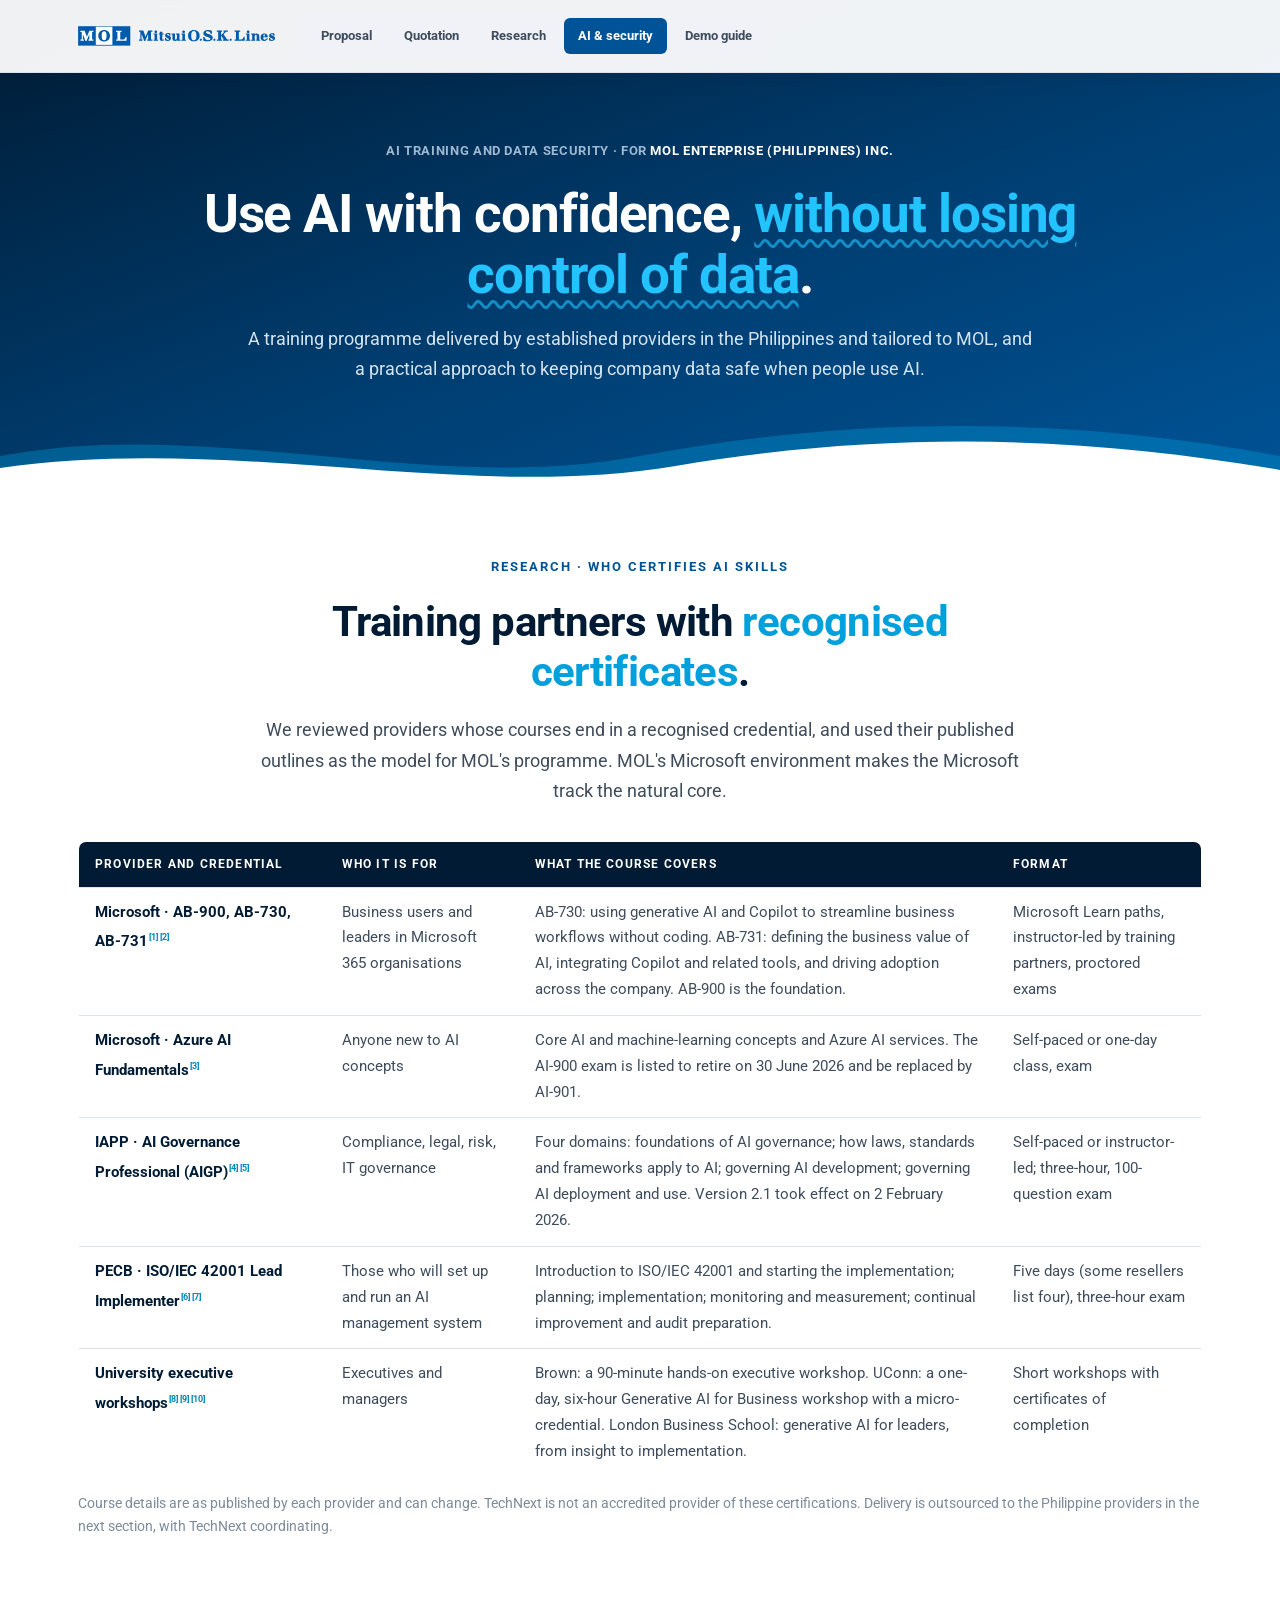
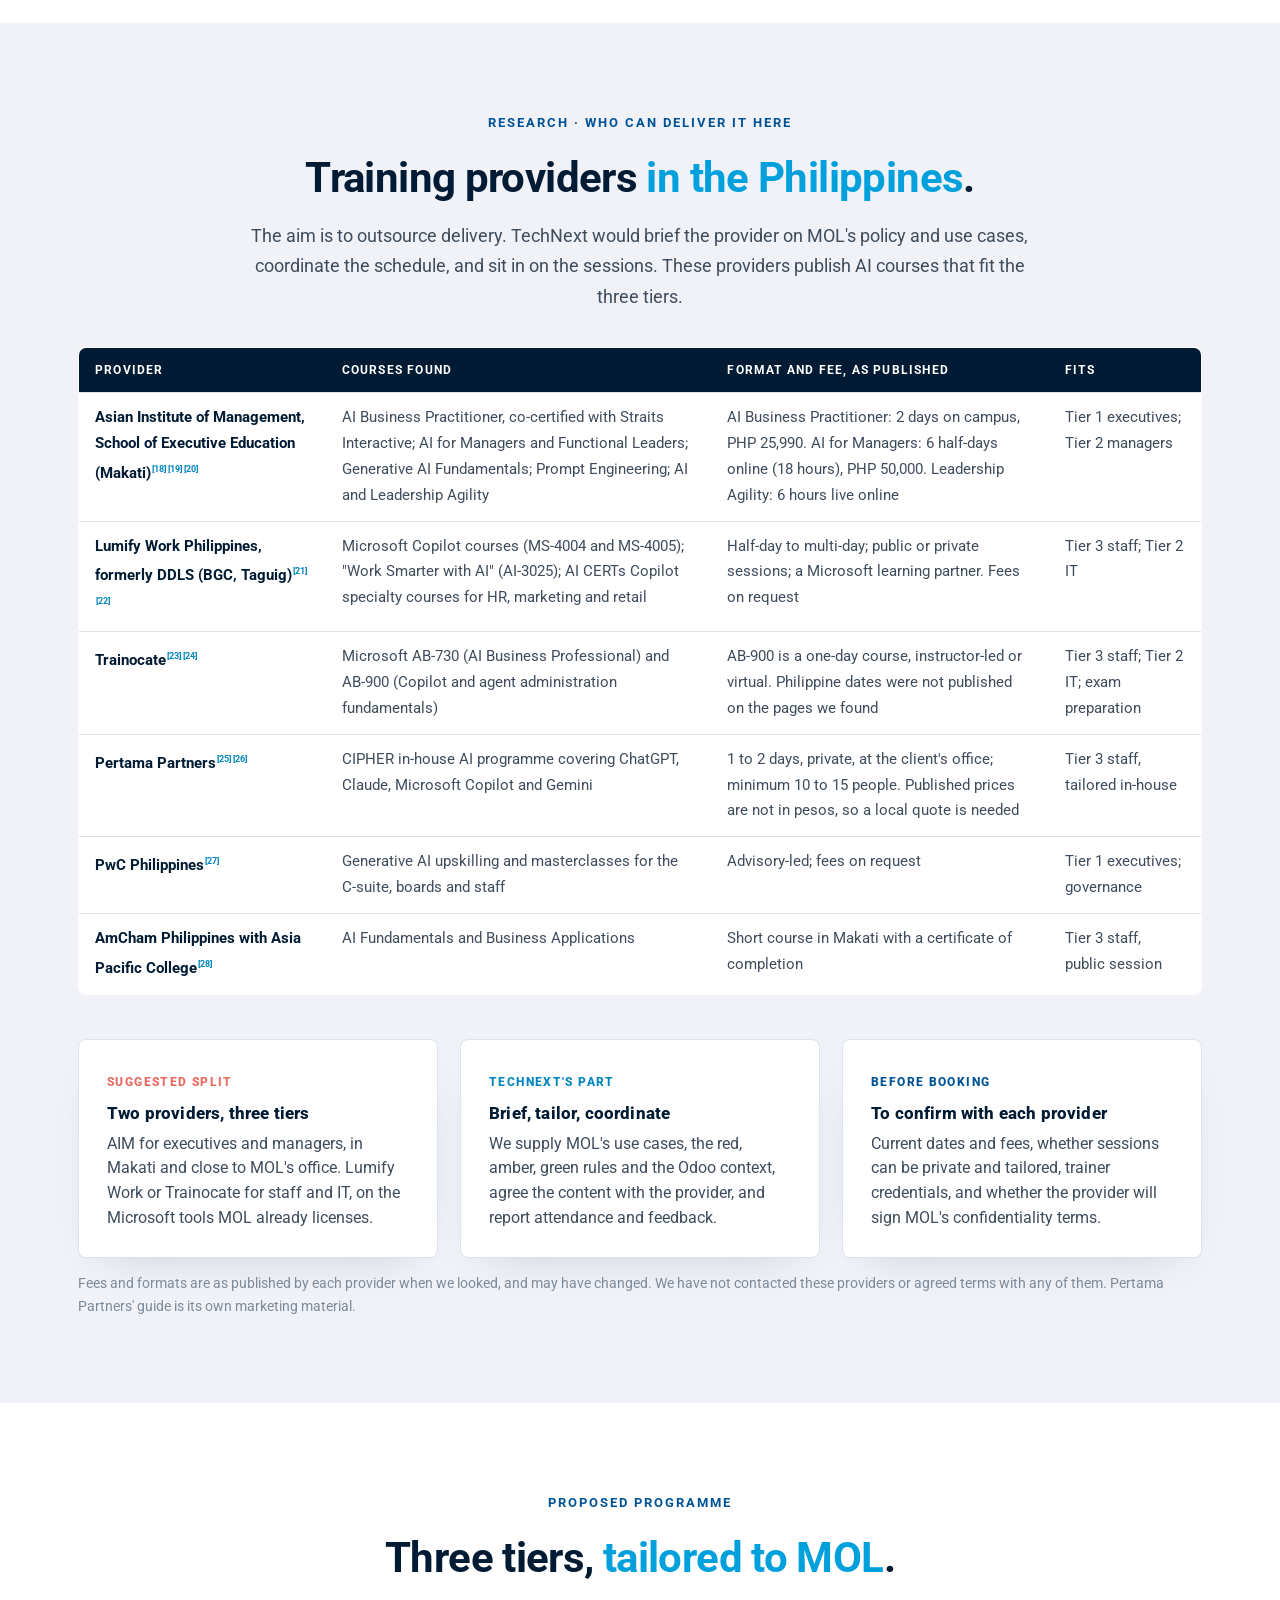
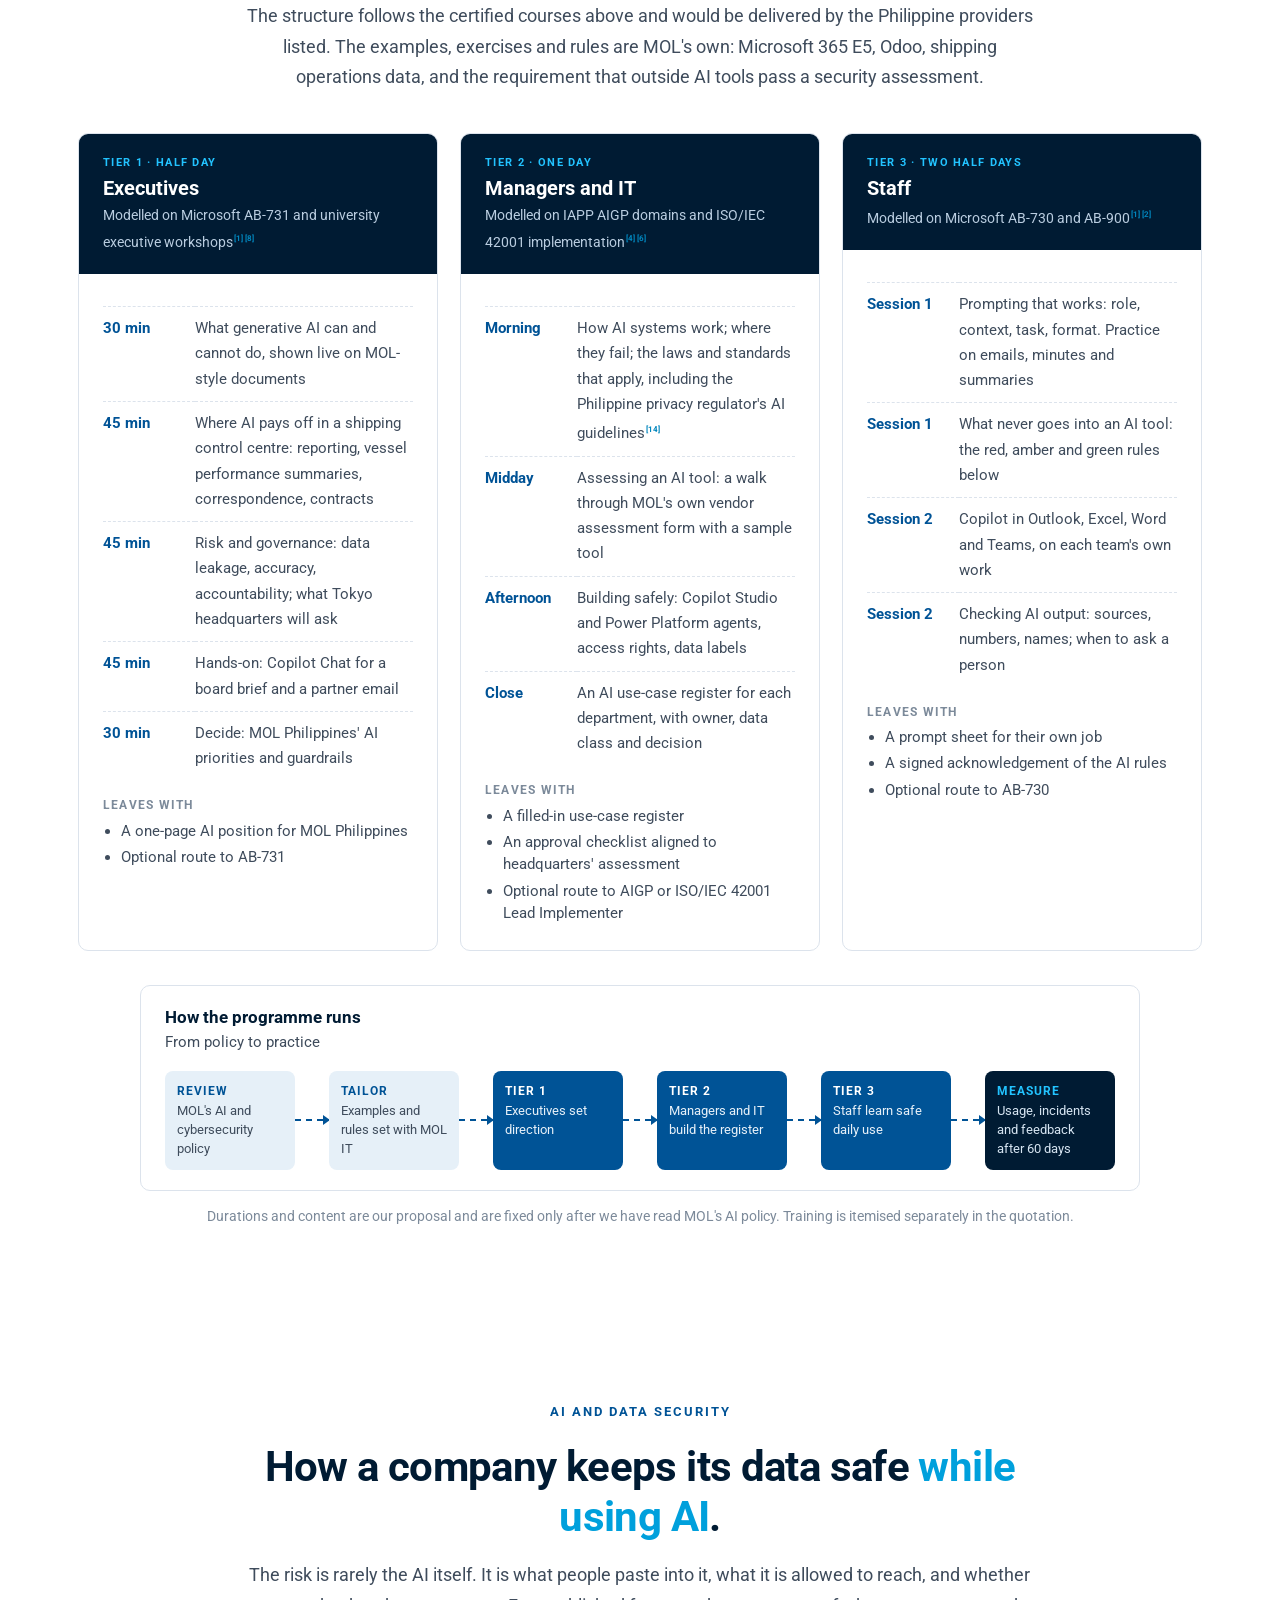
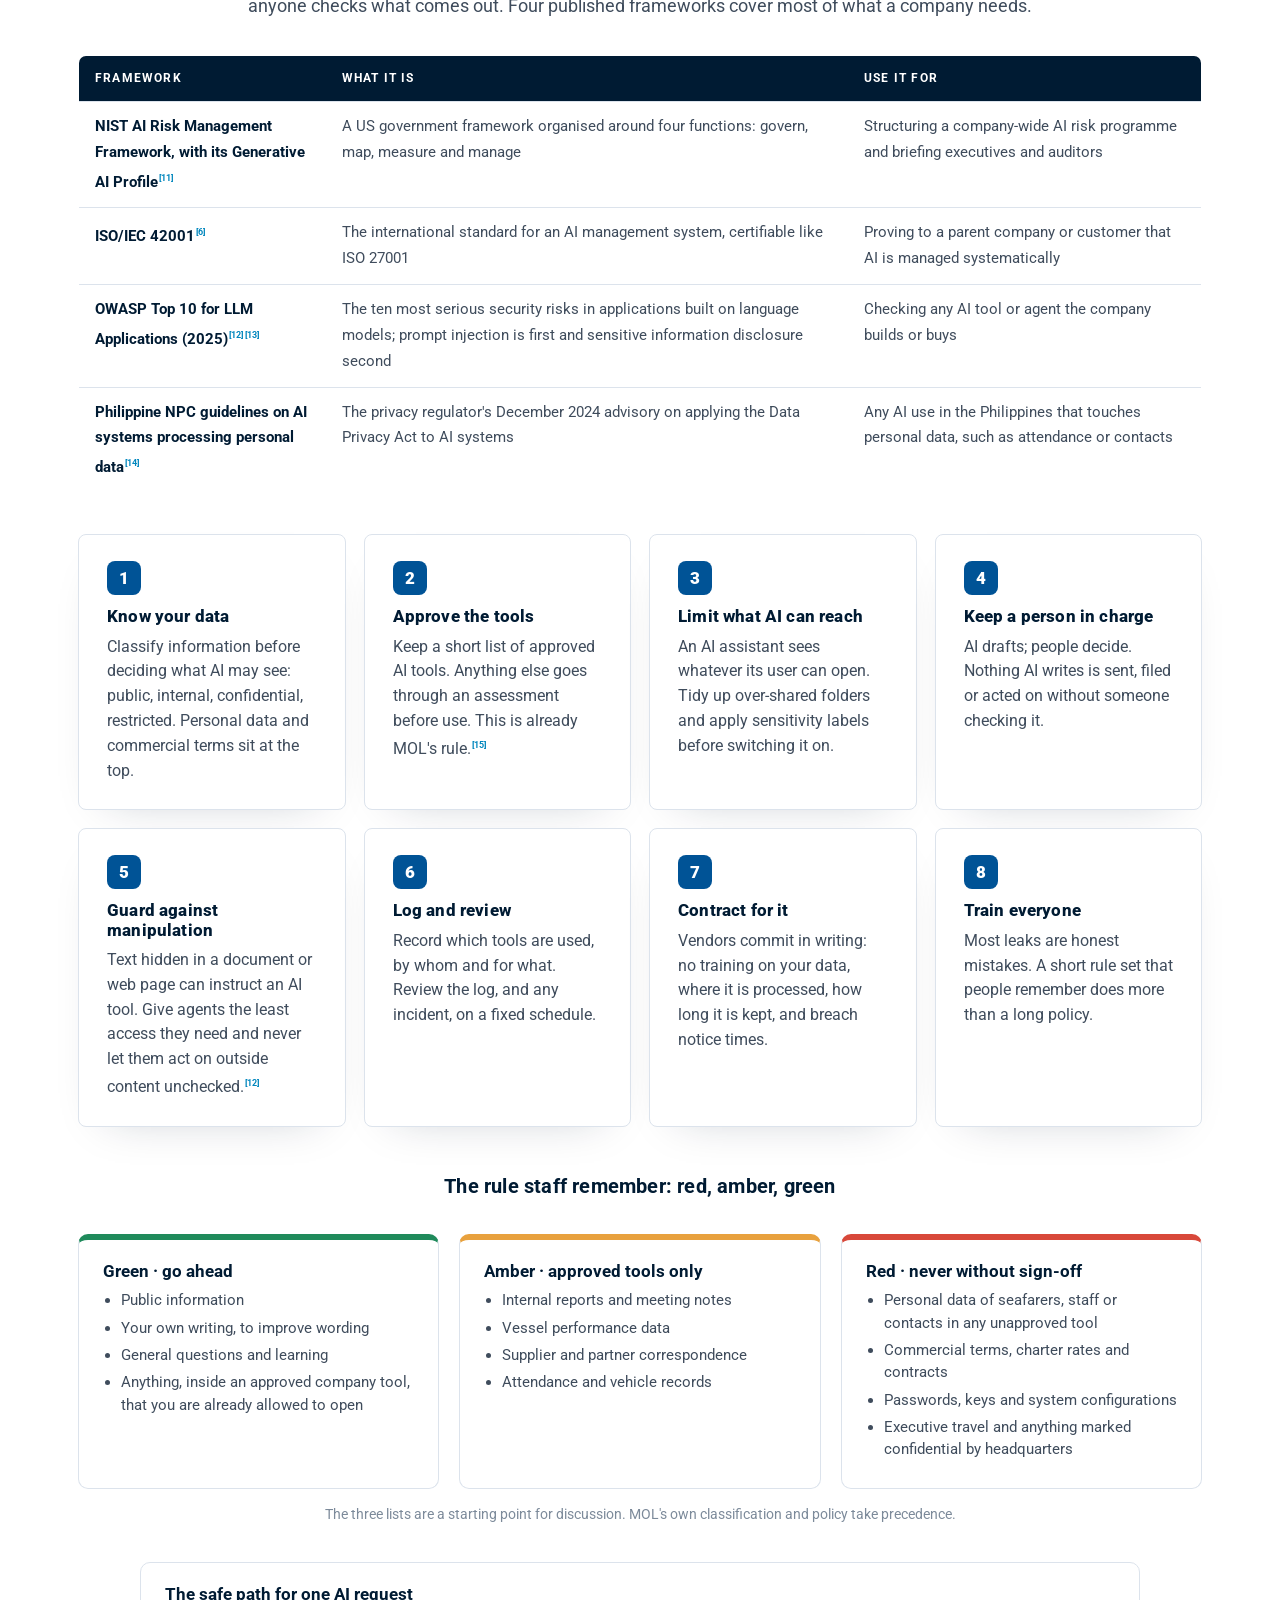
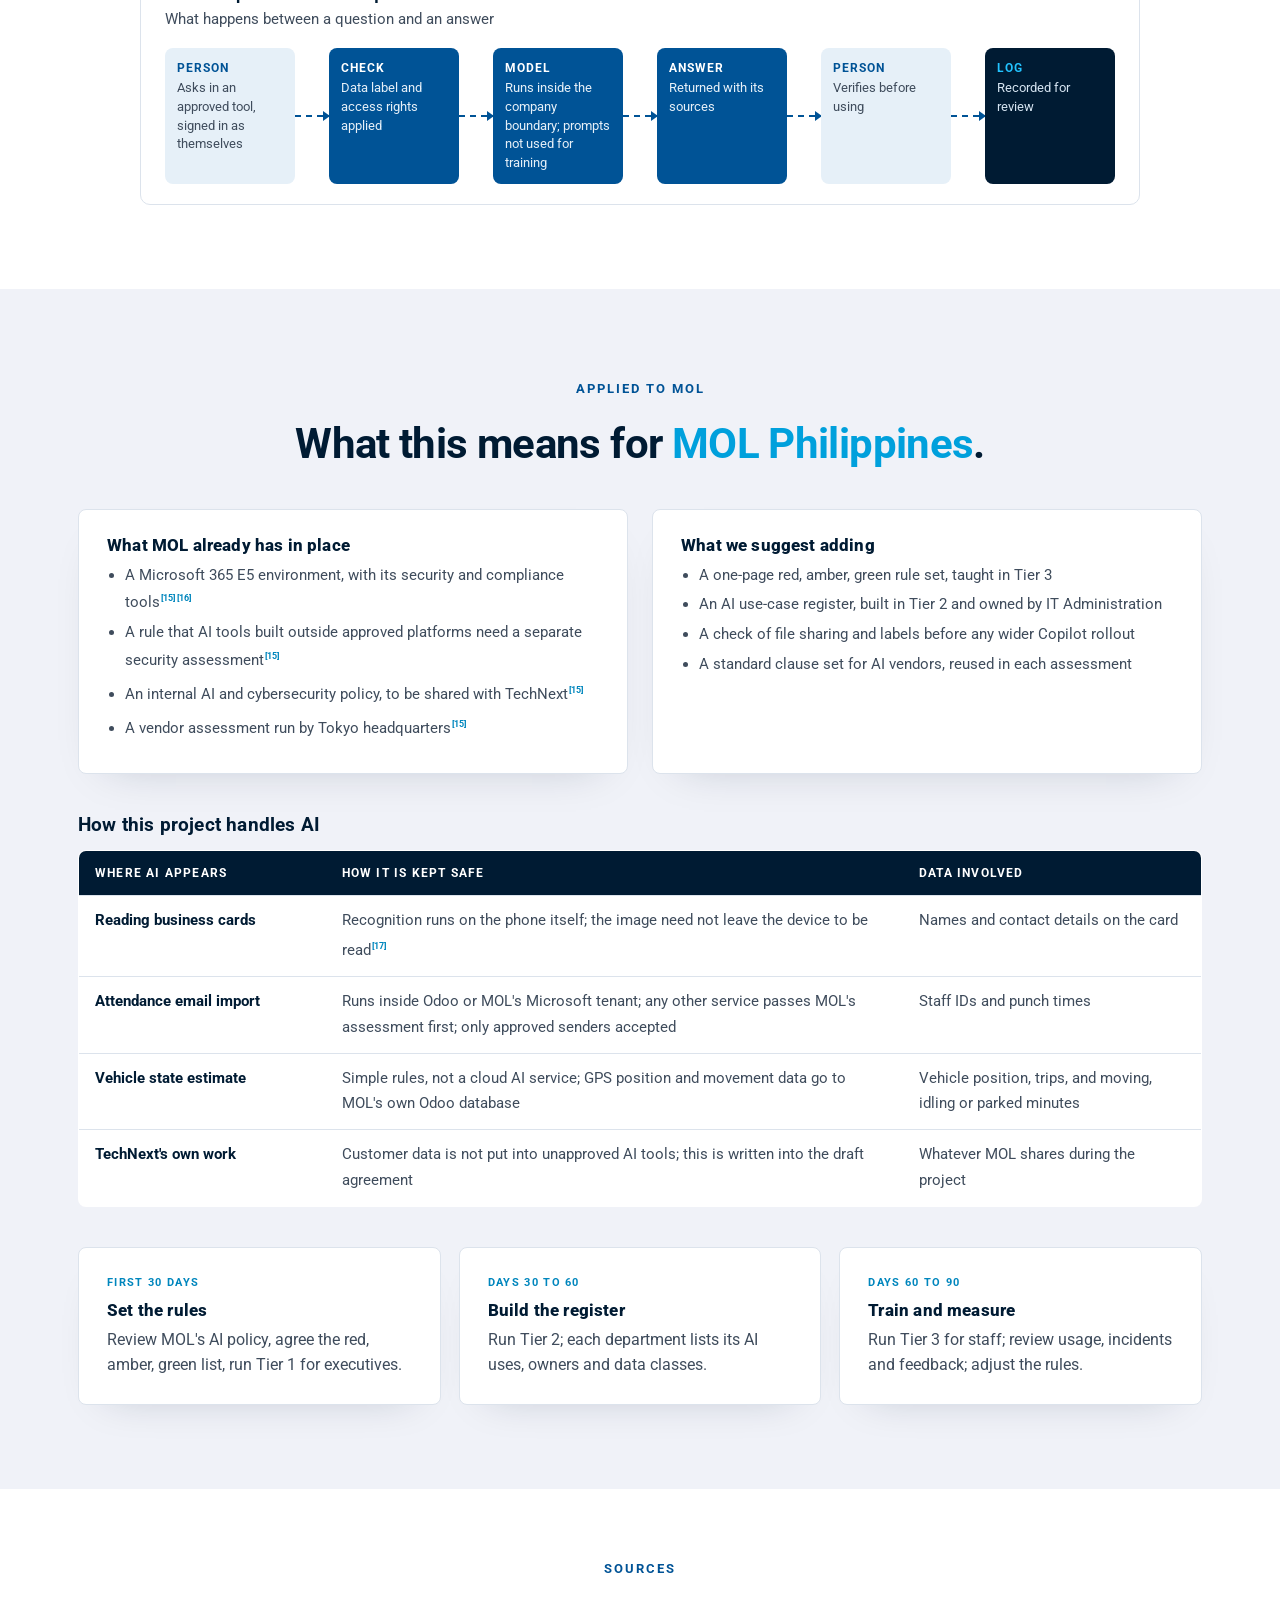
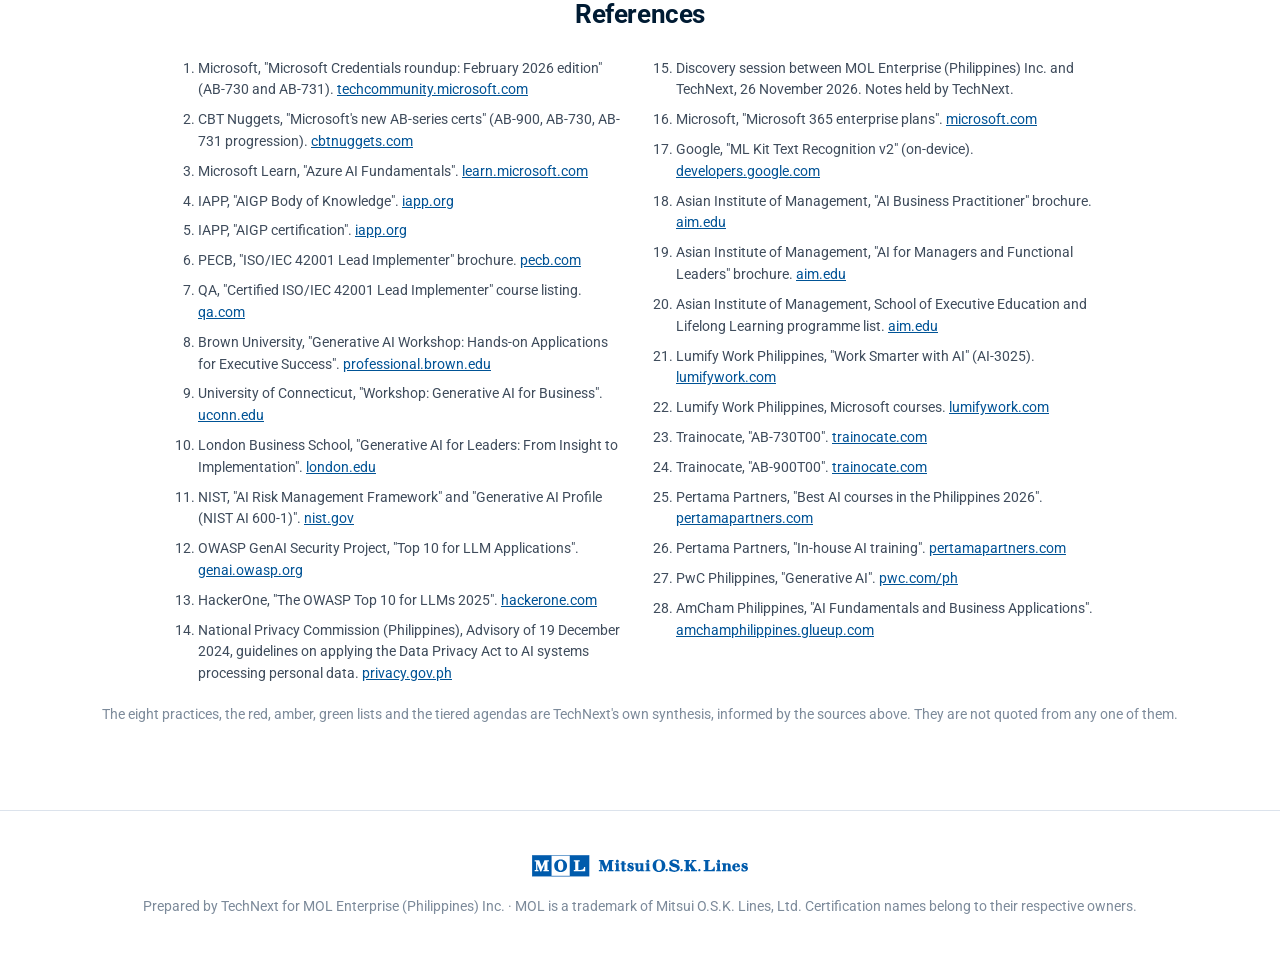
<file: ai.html>
<!DOCTYPE html>
<html lang="en">
<head>
<meta charset="UTF-8"/>
<meta name="viewport" content="width=device-width, initial-scale=1.0"/>
<title>AI Training &amp; Data Security — MOL Enterprise (Philippines) · TechNext</title>
<meta name="description" content="AI training programme and AI data security approach proposed by TechNext for MOL Enterprise (Philippines) Inc."/>
<meta name="robots" content="noindex, nofollow"/>
<link rel="icon" href="data:image/svg+xml,<svg xmlns='http://www.w3.org/2000/svg' viewBox='0 0 32 32'><rect width='32' height='32' rx='6' fill='%23005396'/><text x='16' y='22' font-size='17' font-weight='700' font-family='sans-serif' fill='white' text-anchor='middle'>M</text></svg>">
<link rel="preconnect" href="https://fonts.googleapis.com"/>
<link rel="preconnect" href="https://fonts.gstatic.com" crossorigin/>
<link href="https://fonts.googleapis.com/css2?family=Roboto:wght@400;500;700;900&family=Roboto+Slab:wght@500;700&display=swap" rel="stylesheet"/>
<style>
:root{
  --purple:#005396;--purple-dark:#003E71;--purple-light:#E6F0F8;--navy:#001B33;--sky:#22C3FF;
  --teal:#0086BD;--coral:#E8695D;--blue:#007CE1;--mint:#00A0DC;
  --ink:#001B33;--body:#3F4C5C;--muted:#7C8A9A;--line:#DCE3EC;--bg-alt:#F0F2F8;
  --maxw:1180px;
}
*{margin:0;padding:0;box-sizing:border-box}
html{scroll-behavior:smooth;scroll-padding-top:90px}
body{font-family:'Roboto',system-ui,-apple-system,sans-serif;color:var(--body);background:#fff;font-size:17px;line-height:1.7;-webkit-font-smoothing:antialiased;overflow-x:hidden}
img{max-width:100%;display:block}
a{color:inherit;text-decoration:none}
h1,h2,h3{color:var(--ink);font-family:'Roboto',sans-serif;font-weight:700;line-height:1.15;letter-spacing:.01em}
.container{max-width:var(--maxw);margin:0 auto;padding:0 28px}
.center{text-align:center}
.ink-purple{color:var(--purple);text-decoration:underline wavy;text-decoration-color:rgba(0,160,220,.55);text-underline-offset:7px;text-decoration-thickness:2.5px}
.w-teal{color:var(--mint)}.w-coral{color:var(--coral)}.w-blue{color:var(--blue)}
.hl-teal{background:rgba(0,160,220,.22);padding:.02em .18em;border-radius:4px;-webkit-box-decoration-break:clone;box-decoration-break:clone}
.u-blue{background:linear-gradient(var(--blue),var(--blue)) 0 90%/100% 5px no-repeat;padding-bottom:3px}
.eyebrow{display:inline-block;font-size:12.5px;font-weight:700;letter-spacing:.16em;text-transform:uppercase;color:var(--purple);margin-bottom:20px}
.section-h{font-size:clamp(2.3rem,4.8vw,3.6rem);margin:0 auto 18px;max-width:20em}
.section-sub{font-size:1.13rem;max-width:44em;margin:0 auto;color:var(--body)}

/* nav */
#nav{position:fixed;top:0;left:0;right:0;z-index:80;background:rgba(255,255,255,.94);backdrop-filter:blur(14px);border-bottom:1px solid var(--line);box-shadow:0 10px 30px -18px rgba(0,27,51,.25)}
.nav-inner{max-width:var(--maxw);margin:0 auto;padding:14px 28px;display:flex;align-items:center;justify-content:space-between;gap:20px}
.brand{display:flex;align-items:center;gap:10px}
.brand img{height:20px;width:auto}
.by{display:flex;align-items:center;gap:8px;flex:none}.by img{height:17px;width:auto}.by img.tn{height:15px}.by i{font-style:normal;color:var(--muted);font-size:13px}.by small{font-size:10.5px;font-weight:700;letter-spacing:.1em;text-transform:uppercase;color:var(--muted)}
.brand i{font-style:normal;color:var(--muted);font-size:16px}
.nav-links{display:flex;gap:16px;flex-wrap:wrap;justify-content:center;flex:1}
.nav-links a{font-size:13.5px;font-weight:600;white-space:nowrap;transition:color .18s}
.nav-links a:hover,.nav-links a.active{color:var(--purple)}
.nav-links a.active{font-weight:800}
@media(max-width:1080px){.by small{display:none}}
@media(max-width:860px){.nav-inner{flex-wrap:wrap;row-gap:8px;justify-content:space-between}.nav-links{order:3}.nav-links{width:100%;justify-content:center;gap:6px 14px}.nav-links a{font-size:12.5px}}

/* hero */
.page-hero{position:relative;padding:150px 0 130px;text-align:center;color:#D5E4F1;background:linear-gradient(160deg,#001B33 0%,#003E71 55%,#005396 100%);overflow:hidden}
.page-hero h1{color:#fff}.page-hero .eyebrow{color:var(--sky)}.page-hero .section-sub{color:#D5E4F1}
.page-hero .ink-purple{color:var(--sky);text-decoration-color:rgba(34,195,255,.6)}
.hero-logo{height:34px;width:auto;margin:0 auto 34px}
.wave{position:absolute;left:0;right:0;bottom:-1px;width:100%;height:90px;display:block}
.prepared{font-size:13px;font-weight:700;letter-spacing:.05em;color:var(--muted);margin-bottom:22px;text-transform:uppercase}
.prepared{color:#9DB8D1}.prepared b{color:#fff}
.page-hero h1{font-size:clamp(2.5rem,5.6vw,4.1rem);margin:0 auto 18px;max-width:15em}
@media(max-width:860px){.page-hero{padding-top:170px}}

section{padding:84px 0}
section.alt{background:var(--bg-alt)}

/* context strip */
.facts{display:grid;grid-template-columns:repeat(3,1fr);gap:22px;margin-top:44px;text-align:left}
.fact{background:#fff;border:1px solid var(--line);border-radius:14px;padding:26px 28px;box-shadow:0 18px 44px -30px rgba(0,27,51,.25)}
.fact h3{font-family:'Roboto',sans-serif;font-size:1.05rem;font-weight:800;margin-bottom:8px}
.fact p{font-size:.97rem;line-height:1.6}
.fact .tag{display:inline-block;font-size:11.5px;font-weight:800;letter-spacing:.12em;text-transform:uppercase;margin-bottom:12px}
.fact:nth-child(1) .tag{color:var(--coral)}.fact:nth-child(2) .tag{color:var(--teal)}.fact:nth-child(3) .tag{color:var(--purple)}

/* journey map */
.journey{display:grid;grid-template-columns:repeat(3,1fr);gap:22px;margin-top:44px;text-align:left}
.j-col{background:var(--purple-light);border-radius:18px;padding:28px 30px}
.j-col h3{font-size:2rem;margin-bottom:10px}
.j-col a{display:flex;gap:10px;align-items:baseline;padding:7px 0;font-weight:600;font-size:1rem;color:var(--ink);transition:transform .2s,color .2s}
.j-col a:hover{transform:translateX(5px);color:var(--purple)}
.j-col a span{font-family:'Roboto',sans-serif;font-size:1.35rem;color:var(--purple);width:1.1em;flex:none}

/* steps */
.step-head{max-width:820px;margin:0 auto;text-align:center}
.step-num{display:inline-flex;align-items:center;justify-content:center;width:54px;height:54px;border-radius:50%;background:var(--purple);color:#fff;font-family:'Roboto',sans-serif;font-size:2rem;font-weight:700;margin-bottom:16px}
.step-head h2{font-size:clamp(2.2rem,4.4vw,3.3rem);margin-bottom:16px}
.step-head p{font-size:1.08rem}
.shot{position:relative;max-width:1000px;margin:44px auto 0}
.shot::before{content:"";position:absolute;left:50%;top:52%;transform:translate(-50%,-50%) rotate(-5deg);width:106%;height:98%;background:rgba(0,83,150,.07);border-radius:48% 52% 56% 44%/56% 45% 55% 44%;z-index:0;pointer-events:none}
figure.gif{position:relative;z-index:1;background:#fff;border:1px solid var(--line);border-radius:14px;overflow:hidden;box-shadow:0 20px 46px -26px rgba(0,27,51,.34);transition:transform .35s cubic-bezier(.2,.7,.2,1),box-shadow .35s;cursor:zoom-in}
figure.gif:hover{transform:translateY(-5px);box-shadow:0 34px 70px -28px rgba(0,27,51,.45)}
.gif-bar{display:flex;align-items:center;gap:6px;padding:9px 14px;background:#F0F2F8;border-bottom:1px solid var(--line)}
.gif-bar i{width:9px;height:9px;border-radius:50%;background:#c5d0dd}
.gif-bar span{margin-left:8px;font-size:12px;font-weight:700;color:var(--muted);letter-spacing:.02em}
figure.gif img{width:100%;height:auto}
figure.gif figcaption{padding:13px 18px;font-size:.93rem;line-height:1.5;border-top:1px solid var(--line);text-align:left;color:var(--body)}
figure.gif figcaption b{color:var(--ink)}
.duo{display:grid;grid-template-columns:1fr 1fr;gap:26px;max-width:1120px;margin:44px auto 0}
.duo .shot{margin:0;max-width:none}
.duo .shot::before{display:none}
.script-line{font-family:'Roboto',sans-serif;font-size:clamp(1.7rem,3.2vw,2.3rem);font-weight:700;color:var(--ink);text-align:center;margin-top:40px}
.mol-note{max-width:820px;margin:34px auto 0;display:flex;gap:16px;align-items:flex-start;background:#fff;border:1px solid var(--line);border-left:5px solid var(--teal);border-radius:12px;padding:20px 24px;text-align:left;font-size:.99rem;line-height:1.6}
.mol-note b{color:var(--ink)}
.mol-note .lbl{flex:none;font-size:11.5px;font-weight:800;letter-spacing:.12em;text-transform:uppercase;color:var(--teal);padding-top:4px;width:74px}

/* cards */
.cards{columns:2;column-gap:26px;margin-top:44px;text-align:left}
.card{background:#fff;border-radius:14px;padding:28px 32px;box-shadow:0 18px 44px -26px rgba(0,27,51,.25);break-inside:avoid;margin-bottom:26px}
.card h3{font-family:'Roboto',sans-serif;font-size:1.18rem;font-weight:800;margin-bottom:10px}
.card p{font-size:1rem}
.h-left{text-align:left;margin-left:0;max-width:13em}

/* connected apps */
.apps{display:grid;grid-template-columns:repeat(4,1fr);gap:22px;margin-top:44px;text-align:left}
.app{background:#fff;border:1px solid var(--line);border-radius:16px;padding:26px 24px;transition:transform .25s,box-shadow .25s}
.app:hover{transform:translateY(-4px);box-shadow:0 24px 50px -30px rgba(0,27,51,.4)}
.app .ico{width:52px;height:52px;border-radius:13px;display:flex;align-items:center;justify-content:center;margin-bottom:16px;color:#fff}
.app .ico svg{width:26px;height:26px}
.app h3{font-family:'Roboto',sans-serif;font-size:1.1rem;font-weight:800;margin-bottom:8px}
.app p{font-size:.94rem;line-height:1.6}
.app .scope{display:inline-block;margin-top:12px;font-size:11px;font-weight:800;letter-spacing:.1em;text-transform:uppercase;color:var(--teal)}
.app.now{border-color:var(--purple);box-shadow:0 0 0 3px var(--purple-light)}

/* timeline */
.cutover{max-width:900px;margin:44px auto 0;display:grid;grid-template-columns:repeat(4,1fr);gap:0;position:relative;text-align:center}
.cutover::before{content:"";position:absolute;left:12.5%;right:12.5%;top:13px;height:3px;background:var(--line)}
.cut{position:relative;padding:0 10px}
.cut i{display:block;width:28px;height:28px;border-radius:50%;background:#fff;border:4px solid var(--purple);margin:0 auto 14px;position:relative}
.cut.end i{border-color:var(--coral);background:var(--coral)}
.cut b{display:block;color:var(--ink);font-size:.98rem}
.cut span{font-size:.88rem;line-height:1.45;display:block;margin-top:4px}

footer{padding:44px 0 60px;border-top:1px solid var(--line);font-size:.88rem;color:var(--muted);text-align:center}
footer a{color:var(--purple);font-weight:600}

/* lightbox */
#lb{position:fixed;inset:0;z-index:200;background:rgba(0,27,51,.86);display:none;align-items:center;justify-content:center;padding:24px;cursor:zoom-out}
#lb.open{display:flex}
#lb img{max-width:min(1500px,100%);max-height:100%;width:100%;height:auto;object-fit:contain;border-radius:10px;background:#fff}

.section-h{font-size:clamp(1.8rem,3.4vw,2.6rem);letter-spacing:-.015em;line-height:1.2}
.page-hero h1{font-size:clamp(2rem,4.6vw,3.3rem);letter-spacing:-.02em;line-height:1.15;max-width:17em}
.step-head h2{font-size:clamp(1.7rem,3.1vw,2.35rem);letter-spacing:-.015em;line-height:1.2}
.j-col h3{font-size:1.3rem;letter-spacing:0}
.j-col a span{font-size:.95rem;font-weight:900}
.step-num{font-size:1.35rem;font-weight:900;border-radius:6px;width:48px;height:48px}
.script-line{font-family:'Roboto Slab',serif;font-weight:500;font-size:clamp(1.25rem,2.4vw,1.6rem);color:var(--purple)}
.fact,.card,.app,figure.gif,.mol-note,.j-col{border-radius:8px}
.stats{position:relative;z-index:2;display:grid;grid-template-columns:repeat(4,1fr);gap:18px;max-width:1080px;margin:-72px auto 0;padding:0 28px}
.stat{background:#fff;border-radius:8px;padding:22px 24px;box-shadow:0 24px 50px -28px rgba(0,27,51,.45);border-top:4px solid var(--mint);text-align:left}
.stat b{display:block;font-size:2rem;font-weight:900;color:var(--purple);line-height:1.1}
.stat span{display:block;font-size:.88rem;line-height:1.45;margin-top:6px}
.stats-src{text-align:center;font-size:.8rem;color:var(--muted);margin-top:14px}
.stats-src a{text-decoration:underline}
.bridge{max-width:860px;margin:0 auto;border-left:5px solid var(--mint);padding:6px 0 6px 26px;text-align:left}
.bridge q{display:block;font-family:'Roboto Slab',serif;font-size:1.3rem;line-height:1.5;color:var(--ink);quotes:none}
.bridge p{margin-top:12px;font-size:1rem}
footer .f-logo{height:22px;margin:0 auto 18px}
@media(max-width:900px){
  .stats{grid-template-columns:1fr 1fr}
  section{padding:60px 0}
  .facts,.journey,.duo{grid-template-columns:1fr}
  .apps{grid-template-columns:1fr 1fr}
  .cards{columns:1}
  .shot::before{display:none}
  .cutover{grid-template-columns:1fr;gap:22px;text-align:left}
  .cutover::before{display:none}
  .cut{display:grid;grid-template-columns:28px 1fr;column-gap:14px;padding:0}
  .cut i{margin:0;grid-row:span 2}
  .mol-note{flex-direction:column;gap:6px}
}
@media(max-width:520px){.apps{grid-template-columns:1fr}.container{padding:0 18px}}
@media(prefers-reduced-motion:reduce){html{scroll-behavior:auto}*{transition:none!important}}

.tabs{display:flex;gap:4px;background:var(--bg-alt);border-radius:8px;padding:4px;flex:none}
.tabs a{font-size:13px;font-weight:700;padding:7px 14px;border-radius:6px;white-space:nowrap;color:var(--body)}
.tabs a.on{background:var(--purple);color:#fff}
.tabs a:not(.on):hover{color:var(--purple)}
.nav-links{gap:13px;flex-wrap:nowrap}.nav-links a{font-size:13px}.by small{display:none}
.pri{display:grid;grid-template-columns:repeat(3,1fr);gap:22px;margin-top:44px;text-align:left}
.pri .fact{position:relative;padding-top:30px}
.pri .n{position:absolute;top:-18px;left:24px;width:40px;height:40px;border-radius:6px;background:var(--purple);color:#fff;font-weight:900;font-size:1.15rem;display:flex;align-items:center;justify-content:center}
.pri ul,.sol ul{padding-left:18px;margin-top:10px}
.pri li,.sol li{font-size:.96rem;margin:5px 0;line-height:1.55}
.sol{display:grid;grid-template-columns:1fr 1fr;gap:44px;align-items:start;max-width:1080px;margin:0 auto;text-align:left}
.sol h2{font-size:clamp(1.7rem,3.1vw,2.35rem);margin-bottom:14px}
.sol .panel{background:#fff;border:1px solid var(--line);border-radius:8px;padding:26px 28px;box-shadow:0 18px 44px -30px rgba(0,27,51,.25)}
.sol .panel h3{font-size:1.02rem;margin-bottom:6px;letter-spacing:0}
.sol .panel h3+ul{margin-top:4px}
.sol .panel h3:not(:first-child){margin-top:18px}
.flow{display:flex;gap:0;align-items:stretch;flex-wrap:wrap;margin-top:8px}
.flow div{flex:1;min-width:120px;background:var(--purple-light);padding:14px 16px;font-size:.9rem;line-height:1.45;position:relative;margin:0 14px 10px 0;border-radius:6px}
.flow div b{display:block;color:var(--purple);font-size:.78rem;letter-spacing:.1em;text-transform:uppercase;margin-bottom:4px}
.tag2{display:inline-block;font-size:11px;font-weight:700;letter-spacing:.1em;text-transform:uppercase;border-radius:99px;padding:3px 10px;margin-bottom:12px;background:var(--purple-light);color:var(--purple)}
.tag2.p2{background:#FBF1DD;color:#B7791F}
.step-num.sm{width:38px;height:38px;font-size:1.05rem;margin-bottom:12px}
table.inv{width:100%;border-collapse:collapse;background:#fff;border:1px solid var(--line);border-radius:8px;overflow:hidden;font-size:.96rem;text-align:left;margin-top:36px}
table.inv th,table.inv td{padding:13px 18px;border-bottom:1px solid var(--line);vertical-align:top}
table.inv th{background:var(--navy);color:#fff;font-size:12px;letter-spacing:.1em;text-transform:uppercase}
table.inv tr:last-child td{border-bottom:0}
table.inv td:first-child{font-weight:700;color:var(--ink);width:26%}
table.inv td:last-child{white-space:nowrap;color:var(--purple);font-weight:700}
.tw{overflow-x:auto}
.fine{font-size:.86rem;color:var(--muted);margin-top:14px;text-align:left}
.next{display:grid;grid-template-columns:repeat(4,1fr);gap:18px;margin-top:40px;text-align:left}
.next .fact b.who{display:block;font-size:11px;letter-spacing:.12em;text-transform:uppercase;color:var(--teal);margin-bottom:8px}
@media(max-width:1180px){.nav-links{display:none}}
@media(max-width:900px){.pri,.sol,.next{grid-template-columns:1fr}.sol{gap:26px}.pri{gap:34px}}
@media(max-width:520px){.next{grid-template-columns:1fr}.by{display:none}}

.doc-meta{display:flex;flex-wrap:wrap;justify-content:center;gap:10px 28px;margin-top:30px;font-size:.85rem;color:#9DB8D1}
.doc-meta b{color:#fff;font-weight:700}
.exec{max-width:900px;margin:0 auto;text-align:left}
.exec .lead{font-family:'Roboto Slab',serif;font-size:1.35rem;line-height:1.5;color:var(--ink);border-left:5px solid var(--mint);padding-left:24px;margin-bottom:26px}
.exec p{margin-bottom:14px}
.two{display:grid;grid-template-columns:1fr 1fr;gap:24px;margin-top:40px;text-align:left}
.two .fact ul{padding-left:18px;margin-top:8px}.two .fact li{font-size:.96rem;margin:6px 0;line-height:1.55}
.kpi{display:grid;grid-template-columns:repeat(4,1fr);gap:18px;margin-top:40px;text-align:left}
.kpi .fact b.big{display:block;font-size:1.5rem;font-weight:900;color:var(--purple);line-height:1.2;margin-bottom:8px}
.days{display:grid;grid-template-columns:repeat(3,1fr);gap:22px;margin-top:40px;text-align:left}
.day{background:#fff;border:1px solid var(--line);border-radius:8px;overflow:hidden}
.day h3{background:var(--navy);color:#fff;font-size:1.02rem;padding:16px 22px;letter-spacing:0}
.day h3 small{display:block;font-weight:400;font-size:.8rem;color:#9DB8D1;margin-top:2px}
.day ol{list-style:none;padding:8px 22px 18px;counter-reset:d}
.day li{position:relative;padding:12px 0 12px 34px;font-size:.95rem;line-height:1.5;border-bottom:1px dashed var(--line)}
.day li:last-child{border-bottom:0}
.day li::before{counter-increment:d;content:counter(d);position:absolute;left:0;top:13px;width:22px;height:22px;border-radius:50%;background:var(--purple-light);color:var(--purple);font-size:.75rem;font-weight:900;display:flex;align-items:center;justify-content:center}
.gal{display:grid;grid-template-columns:repeat(3,1fr);gap:20px;margin-top:40px}
.gal figure.gif figcaption{font-size:.88rem}
.plan{margin-top:40px;text-align:left}
.ph-row{display:grid;grid-template-columns:150px 1fr 1.2fr;gap:22px;padding:20px 0;border-top:1px solid var(--line);align-items:start}
.ph-row:last-child{border-bottom:1px solid var(--line)}
.ph-row .wk{font-weight:900;color:var(--purple);font-size:.95rem}
.ph-row .wk small{display:block;font-weight:500;color:var(--muted);font-size:.8rem;margin-top:2px}
.ph-row h3{font-size:1.08rem;letter-spacing:0;margin-bottom:4px}
.ph-row p{font-size:.95rem;line-height:1.55}
.ph-row .gate{font-size:.9rem;background:var(--purple-light);border-radius:6px;padding:10px 14px}
.ph-row .gate b{color:var(--purple);font-size:.72rem;letter-spacing:.1em;text-transform:uppercase;display:block;margin-bottom:2px}
.team{display:grid;grid-template-columns:1fr 1fr;gap:24px;margin-top:40px;text-align:left}
.team table{width:100%;border-collapse:collapse;font-size:.95rem}
.team td{padding:10px 0;border-bottom:1px solid var(--line);vertical-align:top}
.team td:first-child{font-weight:700;color:var(--ink);width:42%;padding-right:12px}
.team tr:last-child td{border-bottom:0}
@media(max-width:900px){.two,.kpi,.days,.gal,.team{grid-template-columns:1fr}.ph-row{grid-template-columns:1fr;gap:8px}}
@media(min-width:901px) and (max-width:1100px){.kpi{grid-template-columns:1fr 1fr}.gal{grid-template-columns:1fr 1fr}}

/* ---- round 3: citations, motion, phones, workflows ---- */
.cite a{font-size:.68em;font-weight:700;color:var(--teal);padding:0 1px;text-decoration:none}
.cite a:hover{text-decoration:underline}
html.js .rv{opacity:0;transform:translateY(22px);transition:opacity .7s ease,transform .7s cubic-bezier(.2,.7,.2,1)}
html.js .rv.in{opacity:1;transform:none}
.opt2{display:grid;grid-template-columns:1fr 1fr;gap:26px;margin-top:40px;text-align:left}
.opt{background:#fff;border:1px solid var(--line);border-radius:10px;padding:30px 30px 26px;position:relative;box-shadow:0 18px 44px -30px rgba(0,27,51,.25)}
.opt.rec{border:2px solid var(--purple)}
.opt .badge{position:absolute;top:-13px;left:26px;background:var(--purple);color:#fff;font-size:11px;font-weight:700;letter-spacing:.1em;text-transform:uppercase;padding:4px 12px;border-radius:99px}
.opt .badge.alt{background:var(--mint)}
.opt h3{font-size:1.35rem;letter-spacing:-.01em;margin:6px 0 8px}
.opt>p{font-size:.98rem}
.opt ul{list-style:none;margin-top:14px}
.opt li{position:relative;padding:7px 0 7px 28px;font-size:.95rem;line-height:1.5;border-top:1px dashed var(--line)}
.opt li::before{content:"";position:absolute;left:2px;top:13px;width:14px;height:8px;border-left:2.5px solid var(--mint);border-bottom:2.5px solid var(--mint);transform:rotate(-45deg)}
.opt li.no::before{border:0;width:12px;height:2.5px;background:var(--muted);transform:none;top:17px}
.opt .when{margin-top:16px;background:var(--bg-alt);border-radius:6px;padding:12px 14px;font-size:.92rem}
.opt .when b{color:var(--ink)}
.showcase{display:grid;grid-template-columns:auto 1fr;gap:54px;align-items:center;max-width:1080px;margin:56px auto 0;text-align:left}
.phones{display:flex;gap:22px;align-items:flex-end}
.phone{width:218px;border-radius:30px;background:#0b1e33;padding:9px;box-shadow:0 40px 70px -30px rgba(0,27,51,.6);flex:none}
.phone.b{transform:translateY(-22px)}
.scr{background:#fff;border-radius:22px;overflow:hidden;height:420px;display:flex;flex-direction:column;font-size:11.5px;line-height:1.35;color:var(--body)}
.scr .top{background:var(--purple);color:#fff;padding:12px 14px 11px;font-weight:700;font-size:12.5px;display:flex;align-items:center;gap:8px}
.scr .top img{height:11px;filter:brightness(0) invert(1)}
.scr .bd{padding:13px 14px;flex:1}
.bcard{position:relative;border-radius:8px;background:linear-gradient(135deg,#f7f9fc,#e6eef7);border:1px solid var(--line);height:112px;padding:13px 12px;overflow:hidden}
.bcard b{display:block;color:var(--ink);font-size:12.5px}
.bcard i{display:block;font-style:normal;font-size:10px;color:var(--muted)}
.bcard .co{position:absolute;right:12px;bottom:10px;font-weight:900;color:var(--purple);font-size:10.5px;letter-spacing:.06em}
.bcard::after{content:"";position:absolute;left:0;right:0;height:3px;background:var(--sky);box-shadow:0 0 14px 4px rgba(34,195,255,.55);top:0;animation:scan 2.6s ease-in-out infinite}
@keyframes scan{0%,100%{top:4%}50%{top:92%}}
.fld{margin-top:9px;border-bottom:1px solid var(--line);padding-bottom:6px;opacity:0;animation:fin 7s infinite}
.fld small{display:block;font-size:9px;letter-spacing:.08em;text-transform:uppercase;color:var(--muted)}
.fld span{color:var(--ink);font-weight:500}
.fld:nth-of-type(2){animation-delay:.5s}.fld:nth-of-type(3){animation-delay:1s}.fld:nth-of-type(4){animation-delay:1.5s}.fld:nth-of-type(5){animation-delay:2s}
@keyframes fin{0%,6%{opacity:0;transform:translateY(5px)}14%,92%{opacity:1;transform:none}100%{opacity:0}}
.savebtn{margin-top:12px;background:var(--purple);color:#fff;text-align:center;border-radius:8px;padding:9px;font-weight:700;font-size:12px}
.who{display:flex;gap:10px;align-items:center;margin-bottom:12px}
.who .av{width:42px;height:42px;border-radius:50%;background:var(--purple-light);color:var(--purple);font-weight:900;display:flex;align-items:center;justify-content:center;font-size:14px}
.who b{display:block;color:var(--ink);font-size:13px}
.acts{display:grid;grid-template-columns:repeat(4,1fr);gap:6px;margin-bottom:12px}
.act{border-radius:10px;padding:9px 2px 7px;text-align:center;font-size:9.5px;font-weight:700;color:#fff;animation:pop 6s infinite}
.act svg{width:17px;height:17px;display:block;margin:0 auto 4px}
.act:nth-child(1){background:#1F8A5B}.act:nth-child(2){background:#25a366;animation-delay:.4s}.act:nth-child(3){background:#005396;animation-delay:.8s}.act:nth-child(4){background:#7C5CBF;animation-delay:1.2s}
@keyframes pop{0%,8%{transform:scale(1)}4%{transform:scale(1.09)}}
.row2{display:flex;justify-content:space-between;padding:7px 0;border-top:1px solid var(--line)}
.row2 span:last-child{color:var(--ink);font-weight:500}
.tophone{margin-top:10px;border:1.5px solid var(--purple);color:var(--purple);border-radius:8px;text-align:center;padding:8px;font-weight:700;font-size:11.5px}
.feat{display:grid;grid-template-columns:1fr 1fr;gap:14px 26px}
.feat div{padding-left:44px;position:relative}
.feat .ic{position:absolute;left:0;top:2px;width:32px;height:32px;border-radius:8px;background:var(--purple-light);color:var(--purple);display:flex;align-items:center;justify-content:center}
.feat .ic svg{width:17px;height:17px}
.feat b{display:block;color:var(--ink);font-size:.98rem}
.feat span{font-size:.9rem;line-height:1.5;display:block}
.bene{display:grid;grid-template-columns:repeat(4,1fr);gap:18px;margin-top:44px;text-align:left}
.bene .fact b.big{display:block;font-size:1.25rem;font-weight:900;color:var(--purple);margin-bottom:6px;line-height:1.2}
.chan{display:grid;grid-template-columns:repeat(5,1fr);gap:16px;margin-top:40px;text-align:left}
.chan .fact{padding:22px 20px}
.chan .ico2{width:42px;height:42px;border-radius:10px;display:flex;align-items:center;justify-content:center;color:#fff;margin-bottom:12px}
.chan .ico2 svg{width:21px;height:21px}
.chan small{display:block;margin-top:8px;font-size:.8rem;color:var(--muted);line-height:1.45}
/* workflows */
.wfs{display:grid;gap:22px;margin-top:40px;text-align:left}
.wf{background:#fff;border:1px solid var(--line);border-radius:10px;padding:22px 24px 20px}
.wf h3{font-size:1.08rem;letter-spacing:0;margin-bottom:2px}
.wf>p{font-size:.92rem;margin-bottom:16px;color:var(--body)}
.lane{display:flex;align-items:stretch;gap:0}
.nd{flex:1;min-width:0;background:var(--purple-light);border-radius:8px;padding:12px 12px 11px;font-size:.84rem;line-height:1.4;position:relative}
.nd b{display:block;color:var(--purple);font-size:.72rem;letter-spacing:.08em;text-transform:uppercase;margin-bottom:3px}
.nd.dk{background:var(--navy);color:#D5E4F1}.nd.dk b{color:var(--sky)}
.nd.bl{background:var(--purple);color:#E6F0F8}.nd.bl b{color:#fff}
.ar{flex:none;width:34px;position:relative;align-self:center;height:2px;background:repeating-linear-gradient(90deg,var(--purple) 0 6px,transparent 6px 11px);background-size:22px 2px;animation:dash 1.1s linear infinite}
.ar::after{content:"";position:absolute;right:-1px;top:-4px;border-left:7px solid var(--purple);border-top:5px solid transparent;border-bottom:5px solid transparent}
@keyframes dash{to{background-position:22px 0}}
.states{display:flex;gap:10px;flex-wrap:wrap;margin-top:14px}
.st{display:flex;align-items:center;gap:8px;border-radius:99px;padding:6px 14px 6px 10px;font-size:.84rem;font-weight:700;background:var(--bg-alt);color:var(--ink)}
.st i{width:10px;height:10px;border-radius:50%;display:block}
.st.mv i{background:#1F8A5B;animation:pulse 1s infinite}.st.id i{background:#E8A13D;animation:pulse 2.2s infinite}.st.pk i{background:#8A97A6}
@keyframes pulse{0%{box-shadow:0 0 0 0 rgba(31,138,91,.5)}100%{box-shadow:0 0 0 9px rgba(31,138,91,0)}}
table.cmp{width:100%;border-collapse:collapse;background:#fff;border:1px solid var(--line);border-radius:8px;overflow:hidden;font-size:.95rem;text-align:left;margin-top:34px}
table.cmp th,table.cmp td{padding:12px 16px;border-bottom:1px solid var(--line);vertical-align:top}
table.cmp th{background:var(--navy);color:#fff;font-size:12px;letter-spacing:.1em;text-transform:uppercase}
table.cmp td:first-child{font-weight:700;color:var(--ink);width:22%}
table.cmp tr:last-child td{border-bottom:0}
.faq{max-width:880px;margin:36px auto 0;text-align:left}
.faq details{border-top:1px solid var(--line);padding:16px 4px}
.faq details:last-child{border-bottom:1px solid var(--line)}
.faq summary{font-weight:700;color:var(--ink);cursor:pointer;font-size:1.02rem;list-style:none;display:flex;justify-content:space-between;gap:16px}
.faq summary::after{content:"+";color:var(--purple);font-weight:900;font-size:1.2rem;line-height:1}
.faq details[open] summary::after{content:"–"}
.faq p{margin-top:10px;font-size:.97rem}
.refs{max-width:920px;margin:28px auto 0;text-align:left;font-size:.88rem;line-height:1.55;columns:2;column-gap:36px}
.refs li{margin:0 0 8px 18px;break-inside:avoid}
.refs a{color:var(--purple);text-decoration:underline;word-break:break-word}
:target{scroll-margin-top:100px}
.refs li:target{background:var(--purple-light);border-radius:4px}
@media(max-width:1000px){.showcase{grid-template-columns:1fr;gap:34px}.phones{justify-content:center}.chan{grid-template-columns:1fr 1fr}.bene{grid-template-columns:1fr 1fr}}
@media(max-width:900px){.opt2,.feat{grid-template-columns:1fr}.lane{flex-direction:column}.ar{width:2px;height:22px;align-self:flex-start;margin-left:26px;background:repeating-linear-gradient(180deg,var(--purple) 0 6px,transparent 6px 11px)}.ar::after{right:-4px;top:auto;bottom:-2px;border-top:7px solid var(--purple);border-left:5px solid transparent;border-right:5px solid transparent;border-bottom:0}.refs{columns:1}}
@media(max-width:520px){.phone{width:150px}.scr{height:330px;font-size:9.5px}.phone.b{transform:none}.chan,.bene{grid-template-columns:1fr}}
@media(prefers-reduced-motion:reduce){.bcard::after,.fld,.act,.ar,.st i{animation:none!important}.fld{opacity:1}html.js .rv{opacity:1;transform:none}}

.page-hero.slim{padding:140px 0 110px}
.agenda{width:100%;border-collapse:collapse;font-size:.93rem;margin-top:14px}
.agenda td{padding:9px 0;border-top:1px dashed var(--line);vertical-align:top}
.agenda td:first-child{width:92px;font-weight:700;color:var(--purple);white-space:nowrap}
.tier{background:#fff;border:1px solid var(--line);border-radius:10px;overflow:hidden;text-align:left}
.tier .th{background:var(--navy);color:#fff;padding:20px 24px}
.tier .th small{display:block;color:var(--sky);font-size:11px;font-weight:700;letter-spacing:.12em;text-transform:uppercase;margin-bottom:4px}
.tier .th h3{color:#fff;font-size:1.25rem;letter-spacing:0}
.tier .th p{font-size:.88rem;color:#B9CDE0;margin-top:4px}
.tier .tb{padding:18px 24px 22px}
.tier .tb h4{font-size:.78rem;letter-spacing:.1em;text-transform:uppercase;color:var(--muted);margin:14px 0 4px}
.tier .tb ul{padding-left:18px}.tier .tb li{font-size:.93rem;margin:4px 0;line-height:1.5}
.tiers{display:grid;grid-template-columns:repeat(3,1fr);gap:22px;margin-top:40px}
.shield{display:grid;grid-template-columns:repeat(4,1fr);gap:18px;margin-top:40px;text-align:left}
.shield .fact .n2{display:flex;width:34px;height:34px;border-radius:8px;background:var(--purple);color:#fff;font-weight:900;align-items:center;justify-content:center;margin-bottom:12px}
.lights{display:grid;grid-template-columns:repeat(3,1fr);gap:20px;margin-top:36px;text-align:left}
.light{border-radius:10px;padding:22px 24px;border:1px solid var(--line);background:#fff;border-top:6px solid}
.light.g{border-top-color:#1F8A5B}.light.a{border-top-color:#E8A13D}.light.r{border-top-color:#D8483A}
.light h3{font-size:1.05rem;letter-spacing:0;margin-bottom:8px}
.light ul{padding-left:18px}.light li{font-size:.93rem;margin:5px 0;line-height:1.5}
@media(max-width:1000px){.tiers,.shield,.lights{grid-template-columns:1fr}}

/* ---- review round 2 fixes ---- */
@media(max-width:860px){.tabs{order:2;width:100%;overflow-x:auto;-webkit-overflow-scrolling:touch;scrollbar-width:none}.tabs::-webkit-scrollbar{display:none}.tabs a{font-size:11.5px;padding:7px 8px;flex:none;text-align:center}}
@media(max-width:900px){.next.n3{grid-template-columns:1fr!important}}
@media(max-width:520px){.phones{gap:10px}.phone{width:156px;padding:7px;border-radius:24px}.scr{border-radius:18px;height:340px;font-size:9.5px}.scr .top{padding:9px 10px;font-size:10.5px}.scr .top img{display:none}.scr .bd{padding:9px 9px}.bcard{height:84px;padding:9px}.bcard b{font-size:10.5px}.bcard i:nth-of-type(n+2){display:none}.bcard .co{font-size:8.5px;right:9px;bottom:7px}.acts{gap:3px}.act{font-size:7.5px;padding:7px 0 5px;border-radius:7px}.act svg{width:13px;height:13px}.who .av{width:32px;height:32px;font-size:11px}.who b{font-size:11px}.savebtn,.tophone{font-size:9.5px;padding:7px}}
.nav-inner{justify-content:flex-start}.tabs{margin-left:8px}.by{margin-left:auto}
</style>
<script>document.documentElement.classList.add("js")</script>
</head>
<body>
<nav id="nav">
  <div class="nav-inner">
    <a href="index.html" class="brand"><img src="img/mol_logo.svg" alt="MOL Mitsui O.S.K. Lines"/></a>
    <div class="tabs"><a href="index.html">Proposal</a><a href="quote.html">Quotation</a><a href="research.html">Research</a><a class="on" href="ai.html">AI &amp; security</a><a href="demo.html">Demo guide</a></div>
  </div>
</nav>

<header class="page-hero slim" id="top">
  <div class="container">
    <p class="prepared">AI training and data security · for <b>MOL Enterprise (Philippines) Inc.</b></p>
    <h1>Use AI with confidence, <span class="ink-purple">without losing control of data</span>.</h1>
    <p class="section-sub">A training programme delivered by established providers in the Philippines and tailored to MOL, and a practical approach to keeping company data safe when people use AI.</p>
  </div>
  <svg class="wave" viewBox="0 0 1440 90" preserveAspectRatio="none" aria-hidden="true"><path d="M0 50 C 240 10, 480 90, 720 50 S 1200 10, 1440 50 V90 H0Z" fill="#00A0DC" opacity=".35"/><path d="M0 62 C 260 28, 520 96, 760 60 S 1220 30, 1440 64 V90 H0Z" fill="#fff"/></svg>
</header>

<section id="partners" style="padding-top:56px">
  <div class="container center">
    <span class="eyebrow">Research · who certifies AI skills</span>
    <h2 class="section-h">Training partners with <span class="w-teal">recognised certificates</span>.</h2>
    <p class="section-sub">We reviewed providers whose courses end in a recognised credential, and used their published outlines as the model for MOL's programme. MOL's Microsoft environment makes the Microsoft track the natural core.</p>
    <div class="tw"><table class="cmp">
      <tr><th>Provider and credential</th><th>Who it is for</th><th>What the course covers</th><th>Format</th></tr>
      <tr><td>Microsoft · AB-900, AB-730, AB-731<sup class="cite"><a href="#ref-1">[1]</a><a href="#ref-2">[2]</a></sup></td><td>Business users and leaders in Microsoft 365 organisations</td><td>AB-730: using generative AI and Copilot to streamline business workflows without coding. AB-731: defining the business value of AI, integrating Copilot and related tools, and driving adoption across the company. AB-900 is the foundation.</td><td>Microsoft Learn paths, instructor-led by training partners, proctored exams</td></tr>
      <tr><td>Microsoft · Azure AI Fundamentals<sup class="cite"><a href="#ref-3">[3]</a></sup></td><td>Anyone new to AI concepts</td><td>Core AI and machine-learning concepts and Azure AI services. The AI-900 exam is listed to retire on 30 June 2026 and be replaced by AI-901.</td><td>Self-paced or one-day class, exam</td></tr>
      <tr><td>IAPP · AI Governance Professional (AIGP)<sup class="cite"><a href="#ref-4">[4]</a><a href="#ref-5">[5]</a></sup></td><td>Compliance, legal, risk, IT governance</td><td>Four domains: foundations of AI governance; how laws, standards and frameworks apply to AI; governing AI development; governing AI deployment and use. Version 2.1 took effect on 2 February 2026.</td><td>Self-paced or instructor-led; three-hour, 100-question exam</td></tr>
      <tr><td>PECB · ISO/IEC 42001 Lead Implementer<sup class="cite"><a href="#ref-6">[6]</a><a href="#ref-7">[7]</a></sup></td><td>Those who will set up and run an AI management system</td><td>Introduction to ISO/IEC 42001 and starting the implementation; planning; implementation; monitoring and measurement; continual improvement and audit preparation.</td><td>Five days (some resellers list four), three-hour exam</td></tr>
      <tr><td>University executive workshops<sup class="cite"><a href="#ref-8">[8]</a><a href="#ref-9">[9]</a><a href="#ref-10">[10]</a></sup></td><td>Executives and managers</td><td>Brown: a 90-minute hands-on executive workshop. UConn: a one-day, six-hour Generative AI for Business workshop with a micro-credential. London Business School: generative AI for leaders, from insight to implementation.</td><td>Short workshops with certificates of completion</td></tr>
    </table></div>
    <p class="fine">Course details are as published by each provider and can change. TechNext is not an accredited provider of these certifications. Delivery is outsourced to the Philippine providers in the next section, with TechNext coordinating.</p>
  </div>
</section>

<section id="ph" class="alt">
  <div class="container center">
    <span class="eyebrow">Research · who can deliver it here</span>
    <h2 class="section-h">Training providers <span class="w-teal">in the Philippines</span>.</h2>
    <p class="section-sub">The aim is to outsource delivery. TechNext would brief the provider on MOL's policy and use cases, coordinate the schedule, and sit in on the sessions. These providers publish AI courses that fit the three tiers.</p>
    <div class="tw"><table class="cmp">
      <tr><th>Provider</th><th>Courses found</th><th>Format and fee, as published</th><th>Fits</th></tr>
      <tr><td>Asian Institute of Management, School of Executive Education (Makati)<sup class="cite"><a href="#ref-18">[18]</a><a href="#ref-19">[19]</a><a href="#ref-20">[20]</a></sup></td><td>AI Business Practitioner, co-certified with Straits Interactive; AI for Managers and Functional Leaders; Generative AI Fundamentals; Prompt Engineering; AI and Leadership Agility</td><td>AI Business Practitioner: 2 days on campus, PHP 25,990. AI for Managers: 6 half-days online (18 hours), PHP 50,000. Leadership Agility: 6 hours live online</td><td>Tier 1 executives; Tier 2 managers</td></tr>
      <tr><td>Lumify Work Philippines, formerly DDLS (BGC, Taguig)<sup class="cite"><a href="#ref-21">[21]</a><a href="#ref-22">[22]</a></sup></td><td>Microsoft Copilot courses (MS-4004 and MS-4005); "Work Smarter with AI" (AI-3025); AI CERTs Copilot specialty courses for HR, marketing and retail</td><td>Half-day to multi-day; public or private sessions; a Microsoft learning partner. Fees on request</td><td>Tier 3 staff; Tier 2 IT</td></tr>
      <tr><td>Trainocate<sup class="cite"><a href="#ref-23">[23]</a><a href="#ref-24">[24]</a></sup></td><td>Microsoft AB-730 (AI Business Professional) and AB-900 (Copilot and agent administration fundamentals)</td><td>AB-900 is a one-day course, instructor-led or virtual. Philippine dates were not published on the pages we found</td><td>Tier 3 staff; Tier 2 IT; exam preparation</td></tr>
      <tr><td>Pertama Partners<sup class="cite"><a href="#ref-25">[25]</a><a href="#ref-26">[26]</a></sup></td><td>CIPHER in-house AI programme covering ChatGPT, Claude, Microsoft Copilot and Gemini</td><td>1 to 2 days, private, at the client's office; minimum 10 to 15 people. Published prices are not in pesos, so a local quote is needed</td><td>Tier 3 staff, tailored in-house</td></tr>
      <tr><td>PwC Philippines<sup class="cite"><a href="#ref-27">[27]</a></sup></td><td>Generative AI upskilling and masterclasses for the C-suite, boards and staff</td><td>Advisory-led; fees on request</td><td>Tier 1 executives; governance</td></tr>
      <tr><td>AmCham Philippines with Asia Pacific College<sup class="cite"><a href="#ref-28">[28]</a></sup></td><td>AI Fundamentals and Business Applications</td><td>Short course in Makati with a certificate of completion</td><td>Tier 3 staff, public session</td></tr>
    </table></div>
    <div class="facts">
      <div class="fact rv"><span class="tag">Suggested split</span><h3>Two providers, three tiers</h3><p>AIM for executives and managers, in Makati and close to MOL's office. Lumify Work or Trainocate for staff and IT, on the Microsoft tools MOL already licenses.</p></div>
      <div class="fact rv"><span class="tag">TechNext's part</span><h3>Brief, tailor, coordinate</h3><p>We supply MOL's use cases, the red, amber, green rules and the Odoo context, agree the content with the provider, and report attendance and feedback.</p></div>
      <div class="fact rv"><span class="tag">Before booking</span><h3>To confirm with each provider</h3><p>Current dates and fees, whether sessions can be private and tailored, trainer credentials, and whether the provider will sign MOL's confidentiality terms.</p></div>
    </div>
    <p class="fine">Fees and formats are as published by each provider when we looked, and may have changed. We have not contacted these providers or agreed terms with any of them. Pertama Partners' guide is its own marketing material.</p>
  </div>
</section>

<section id="programme">
  <div class="container center">
    <span class="eyebrow">Proposed programme</span>
    <h2 class="section-h">Three tiers, <span class="w-teal">tailored to MOL</span>.</h2>
    <p class="section-sub">The structure follows the certified courses above and would be delivered by the Philippine providers listed. The examples, exercises and rules are MOL's own: Microsoft 365 E5, Odoo, shipping operations data, and the requirement that outside AI tools pass a security assessment.</p>
    <div class="tiers">
      <div class="tier rv"><div class="th"><small>Tier 1 · half day</small><h3>Executives</h3><p>Modelled on Microsoft AB-731 and university executive workshops<sup class="cite"><a href="#ref-1">[1]</a><a href="#ref-8">[8]</a></sup></p></div><div class="tb">
        <table class="agenda">
          <tr><td>30 min</td><td>What generative AI can and cannot do, shown live on MOL-style documents</td></tr>
          <tr><td>45 min</td><td>Where AI pays off in a shipping control centre: reporting, vessel performance summaries, correspondence, contracts</td></tr>
          <tr><td>45 min</td><td>Risk and governance: data leakage, accuracy, accountability; what Tokyo headquarters will ask</td></tr>
          <tr><td>45 min</td><td>Hands-on: Copilot Chat for a board brief and a partner email</td></tr>
          <tr><td>30 min</td><td>Decide: MOL Philippines' AI priorities and guardrails</td></tr>
        </table>
        <h4>Leaves with</h4><ul><li>A one-page AI position for MOL Philippines</li><li>Optional route to AB-731</li></ul>
      </div></div>
      <div class="tier rv"><div class="th"><small>Tier 2 · one day</small><h3>Managers and IT</h3><p>Modelled on IAPP AIGP domains and ISO/IEC 42001 implementation<sup class="cite"><a href="#ref-4">[4]</a><a href="#ref-6">[6]</a></sup></p></div><div class="tb">
        <table class="agenda">
          <tr><td>Morning</td><td>How AI systems work; where they fail; the laws and standards that apply, including the Philippine privacy regulator's AI guidelines<sup class="cite"><a href="#ref-14">[14]</a></sup></td></tr>
          <tr><td>Midday</td><td>Assessing an AI tool: a walk through MOL's own vendor assessment form with a sample tool</td></tr>
          <tr><td>Afternoon</td><td>Building safely: Copilot Studio and Power Platform agents, access rights, data labels</td></tr>
          <tr><td>Close</td><td>An AI use-case register for each department, with owner, data class and decision</td></tr>
        </table>
        <h4>Leaves with</h4><ul><li>A filled-in use-case register</li><li>An approval checklist aligned to headquarters' assessment</li><li>Optional route to AIGP or ISO/IEC 42001 Lead Implementer</li></ul>
      </div></div>
      <div class="tier rv"><div class="th"><small>Tier 3 · two half days</small><h3>Staff</h3><p>Modelled on Microsoft AB-730 and AB-900<sup class="cite"><a href="#ref-1">[1]</a><a href="#ref-2">[2]</a></sup></p></div><div class="tb">
        <table class="agenda">
          <tr><td>Session 1</td><td>Prompting that works: role, context, task, format. Practice on emails, minutes and summaries</td></tr>
          <tr><td>Session 1</td><td>What never goes into an AI tool: the red, amber and green rules below</td></tr>
          <tr><td>Session 2</td><td>Copilot in Outlook, Excel, Word and Teams, on each team's own work</td></tr>
          <tr><td>Session 2</td><td>Checking AI output: sources, numbers, names; when to ask a person</td></tr>
        </table>
        <h4>Leaves with</h4><ul><li>A prompt sheet for their own job</li><li>A signed acknowledgement of the AI rules</li><li>Optional route to AB-730</li></ul>
      </div></div>
    </div>
    <div class="wfs" style="max-width:1000px;margin:34px auto 0">
      <div class="wf rv"><h3>How the programme runs</h3><p>From policy to practice</p><div class="lane"><div class="nd"><b>Review</b>MOL's AI and cybersecurity policy</div><span class="ar"></span><div class="nd"><b>Tailor</b>Examples and rules set with MOL IT</div><span class="ar"></span><div class="nd bl"><b>Tier 1</b>Executives set direction</div><span class="ar"></span><div class="nd bl"><b>Tier 2</b>Managers and IT build the register</div><span class="ar"></span><div class="nd bl"><b>Tier 3</b>Staff learn safe daily use</div><span class="ar"></span><div class="nd dk"><b>Measure</b>Usage, incidents and feedback after 60 days</div></div></div>
    </div>
    <p class="fine" style="text-align:center">Durations and content are our proposal and are fixed only after we have read MOL's AI policy. Training is itemised separately in the quotation.</p>
  </div>
</section>

<section id="security">
  <div class="container center">
    <span class="eyebrow">AI and data security</span>
    <h2 class="section-h">How a company keeps its data safe <span class="w-teal">while using AI</span>.</h2>
    <p class="section-sub">The risk is rarely the AI itself. It is what people paste into it, what it is allowed to reach, and whether anyone checks what comes out. Four published frameworks cover most of what a company needs.</p>
    <div class="tw"><table class="cmp">
      <tr><th>Framework</th><th>What it is</th><th>Use it for</th></tr>
      <tr><td>NIST AI Risk Management Framework, with its Generative AI Profile<sup class="cite"><a href="#ref-11">[11]</a></sup></td><td>A US government framework organised around four functions: govern, map, measure and manage</td><td>Structuring a company-wide AI risk programme and briefing executives and auditors</td></tr>
      <tr><td>ISO/IEC 42001<sup class="cite"><a href="#ref-6">[6]</a></sup></td><td>The international standard for an AI management system, certifiable like ISO 27001</td><td>Proving to a parent company or customer that AI is managed systematically</td></tr>
      <tr><td>OWASP Top 10 for LLM Applications (2025)<sup class="cite"><a href="#ref-12">[12]</a><a href="#ref-13">[13]</a></sup></td><td>The ten most serious security risks in applications built on language models; prompt injection is first and sensitive information disclosure second</td><td>Checking any AI tool or agent the company builds or buys</td></tr>
      <tr><td>Philippine NPC guidelines on AI systems processing personal data<sup class="cite"><a href="#ref-14">[14]</a></sup></td><td>The privacy regulator's December 2024 advisory on applying the Data Privacy Act to AI systems</td><td>Any AI use in the Philippines that touches personal data, such as attendance or contacts</td></tr>
    </table></div>

    <div class="shield">
      <div class="fact rv"><span class="n2">1</span><h3>Know your data</h3><p>Classify information before deciding what AI may see: public, internal, confidential, restricted. Personal data and commercial terms sit at the top.</p></div>
      <div class="fact rv"><span class="n2">2</span><h3>Approve the tools</h3><p>Keep a short list of approved AI tools. Anything else goes through an assessment before use. This is already MOL's rule.<sup class="cite"><a href="#ref-15">[15]</a></sup></p></div>
      <div class="fact rv"><span class="n2">3</span><h3>Limit what AI can reach</h3><p>An AI assistant sees whatever its user can open. Tidy up over-shared folders and apply sensitivity labels before switching it on.</p></div>
      <div class="fact rv"><span class="n2">4</span><h3>Keep a person in charge</h3><p>AI drafts; people decide. Nothing AI writes is sent, filed or acted on without someone checking it.</p></div>
      <div class="fact rv"><span class="n2">5</span><h3>Guard against manipulation</h3><p>Text hidden in a document or web page can instruct an AI tool. Give agents the least access they need and never let them act on outside content unchecked.<sup class="cite"><a href="#ref-12">[12]</a></sup></p></div>
      <div class="fact rv"><span class="n2">6</span><h3>Log and review</h3><p>Record which tools are used, by whom and for what. Review the log, and any incident, on a fixed schedule.</p></div>
      <div class="fact rv"><span class="n2">7</span><h3>Contract for it</h3><p>Vendors commit in writing: no training on your data, where it is processed, how long it is kept, and breach notice times.</p></div>
      <div class="fact rv"><span class="n2">8</span><h3>Train everyone</h3><p>Most leaks are honest mistakes. A short rule set that people remember does more than a long policy.</p></div>
    </div>

    <h3 style="font-size:1.25rem;margin:48px 0 0">The rule staff remember: red, amber, green</h3>
    <div class="lights">
      <div class="light g rv"><h3>Green · go ahead</h3><ul><li>Public information</li><li>Your own writing, to improve wording</li><li>General questions and learning</li><li>Anything, inside an approved company tool, that you are already allowed to open</li></ul></div>
      <div class="light a rv"><h3>Amber · approved tools only</h3><ul><li>Internal reports and meeting notes</li><li>Vessel performance data</li><li>Supplier and partner correspondence</li><li>Attendance and vehicle records</li></ul></div>
      <div class="light r rv"><h3>Red · never without sign-off</h3><ul><li>Personal data of seafarers, staff or contacts in any unapproved tool</li><li>Commercial terms, charter rates and contracts</li><li>Passwords, keys and system configurations</li><li>Executive travel and anything marked confidential by headquarters</li></ul></div>
    </div>
    <p class="fine" style="text-align:center">The three lists are a starting point for discussion. MOL's own classification and policy take precedence.</p>

    <div class="wfs" style="max-width:1000px;margin:36px auto 0">
      <div class="wf rv"><h3>The safe path for one AI request</h3><p>What happens between a question and an answer</p><div class="lane"><div class="nd"><b>Person</b>Asks in an approved tool, signed in as themselves</div><span class="ar"></span><div class="nd bl"><b>Check</b>Data label and access rights applied</div><span class="ar"></span><div class="nd bl"><b>Model</b>Runs inside the company boundary; prompts not used for training</div><span class="ar"></span><div class="nd bl"><b>Answer</b>Returned with its sources</div><span class="ar"></span><div class="nd"><b>Person</b>Verifies before using</div><span class="ar"></span><div class="nd dk"><b>Log</b>Recorded for review</div></div></div>
    </div>
  </div>
</section>

<section id="molplan" class="alt">
  <div class="container center">
    <span class="eyebrow">Applied to MOL</span>
    <h2 class="section-h">What this means for <span class="w-teal">MOL Philippines</span>.</h2>
    <div class="two">
      <div class="fact rv"><h3>What MOL already has in place</h3><ul>
        <li>A Microsoft 365 E5 environment, with its security and compliance tools<sup class="cite"><a href="#ref-15">[15]</a><a href="#ref-16">[16]</a></sup></li>
        <li>A rule that AI tools built outside approved platforms need a separate security assessment<sup class="cite"><a href="#ref-15">[15]</a></sup></li>
        <li>An internal AI and cybersecurity policy, to be shared with TechNext<sup class="cite"><a href="#ref-15">[15]</a></sup></li>
        <li>A vendor assessment run by Tokyo headquarters<sup class="cite"><a href="#ref-15">[15]</a></sup></li>
      </ul></div>
      <div class="fact rv"><h3>What we suggest adding</h3><ul>
        <li>A one-page red, amber, green rule set, taught in Tier 3</li>
        <li>An AI use-case register, built in Tier 2 and owned by IT Administration</li>
        <li>A check of file sharing and labels before any wider Copilot rollout</li>
        <li>A standard clause set for AI vendors, reused in each assessment</li>
      </ul></div>
    </div>
    <h3 style="font-size:1.2rem;margin:40px 0 0;text-align:left">How this project handles AI</h3>
    <div class="tw"><table class="cmp" style="margin-top:14px">
      <tr><th>Where AI appears</th><th>How it is kept safe</th><th>Data involved</th></tr>
      <tr><td>Reading business cards</td><td>Recognition runs on the phone itself; the image need not leave the device to be read<sup class="cite"><a href="#ref-17">[17]</a></sup></td><td>Names and contact details on the card</td></tr>
      <tr><td>Attendance email import</td><td>Runs inside Odoo or MOL's Microsoft tenant; any other service passes MOL's assessment first; only approved senders accepted</td><td>Staff IDs and punch times</td></tr>
      <tr><td>Vehicle state estimate</td><td>Simple rules, not a cloud AI service; GPS position and movement data go to MOL's own Odoo database</td><td>Vehicle position, trips, and moving, idling or parked minutes</td></tr>
      <tr><td>TechNext's own work</td><td>Customer data is not put into unapproved AI tools; this is written into the draft agreement</td><td>Whatever MOL shares during the project</td></tr>
    </table></div>
    <div class="next n3" style="grid-template-columns:repeat(3,1fr)">
      <div class="fact rv"><b class="who">First 30 days</b><h3>Set the rules</h3><p>Review MOL's AI policy, agree the red, amber, green list, run Tier 1 for executives.</p></div>
      <div class="fact rv"><b class="who">Days 30 to 60</b><h3>Build the register</h3><p>Run Tier 2; each department lists its AI uses, owners and data classes.</p></div>
      <div class="fact rv"><b class="who">Days 60 to 90</b><h3>Train and measure</h3><p>Run Tier 3 for staff; review usage, incidents and feedback; adjust the rules.</p></div>
    </div>
  </div>
</section>

<section id="sources" style="padding-top:64px">
  <div class="container center">
    <span class="eyebrow">Sources</span>
    <h2 class="section-h" style="font-size:1.6rem">References</h2>
    <ol class="refs">
      <li id="ref-1">Microsoft, "Microsoft Credentials roundup: February 2026 edition" (AB-730 and AB-731). <a href="https://techcommunity.microsoft.com/blog/skills-hub-blog/microsoft-credentials-roundup-february-2026-edition/3666867" target="_blank" rel="noopener">techcommunity.microsoft.com</a></li>
      <li id="ref-2">CBT Nuggets, "Microsoft's new AB-series certs" (AB-900, AB-730, AB-731 progression). <a href="https://www.cbtnuggets.com/blog/technology/programming/microsofts-new-ab-series-certs" target="_blank" rel="noopener">cbtnuggets.com</a></li>
      <li id="ref-3">Microsoft Learn, "Azure AI Fundamentals". <a href="https://learn.microsoft.com/certifications/azure-ai-fundamentals" target="_blank" rel="noopener">learn.microsoft.com</a></li>
      <li id="ref-4">IAPP, "AIGP Body of Knowledge". <a href="https://iapp.org/certify/body-of-knowledge-aigp" target="_blank" rel="noopener">iapp.org</a></li>
      <li id="ref-5">IAPP, "AIGP certification". <a href="https://iapp.org/certify/aigp" target="_blank" rel="noopener">iapp.org</a></li>
      <li id="ref-6">PECB, "ISO/IEC 42001 Lead Implementer" brochure. <a href="https://pecb.com/pdf/brochures/iso-iec-42001-lead-implementer-elearning.pdf" target="_blank" rel="noopener">pecb.com</a></li>
      <li id="ref-7">QA, "Certified ISO/IEC 42001 Lead Implementer" course listing. <a href="https://www.qa.com/course-catalogue/courses/certified-isoiec-42001-lead-implementer-qaiso42kli/" target="_blank" rel="noopener">qa.com</a></li>
      <li id="ref-8">Brown University, "Generative AI Workshop: Hands-on Applications for Executive Success". <a href="https://professional.brown.edu/executive-education/generative-ai-workshop-hands-applications-executive-success" target="_blank" rel="noopener">professional.brown.edu</a></li>
      <li id="ref-9">University of Connecticut, "Workshop: Generative AI for Business". <a href="https://digitalfrontiers.business.uconn.edu/executive-workshops/genai-for-business" target="_blank" rel="noopener">uconn.edu</a></li>
      <li id="ref-10">London Business School, "Generative AI for Leaders: From Insight to Implementation". <a href="https://www.london.edu/lbs-online/generative-ai-for-leaders-from-insight-to-implementation" target="_blank" rel="noopener">london.edu</a></li>
      <li id="ref-11">NIST, "AI Risk Management Framework" and "Generative AI Profile (NIST AI 600-1)". <a href="https://www.nist.gov/itl/ai-risk-management-framework" target="_blank" rel="noopener">nist.gov</a></li>
      <li id="ref-12">OWASP GenAI Security Project, "Top 10 for LLM Applications". <a href="https://genai.owasp.org/llm-top-10/" target="_blank" rel="noopener">genai.owasp.org</a></li>
      <li id="ref-13">HackerOne, "The OWASP Top 10 for LLMs 2025". <a href="https://www.hackerone.com/blog/owasp-top-10-llms-2025-how-genai-risks-are-evolving" target="_blank" rel="noopener">hackerone.com</a></li>
      <li id="ref-14">National Privacy Commission (Philippines), Advisory of 19 December 2024, guidelines on applying the Data Privacy Act to AI systems processing personal data. <a href="https://privacy.gov.ph/wp-content/uploads/2024/12/Advisory-2024.12.19-Guidelines-on-Artificial-Intelligence-w-SGD.pdf" target="_blank" rel="noopener">privacy.gov.ph</a></li>
      <li id="ref-15">Discovery session between MOL Enterprise (Philippines) Inc. and TechNext, 26 November 2026. Notes held by TechNext.</li>
      <li id="ref-16">Microsoft, "Microsoft 365 enterprise plans". <a href="https://www.microsoft.com/en-us/microsoft-365/enterprise/microsoft365-plans-and-pricing" target="_blank" rel="noopener">microsoft.com</a></li>
      <li id="ref-17">Google, "ML Kit Text Recognition v2" (on-device). <a href="https://developers.google.com/ml-kit/vision/text-recognition/v2" target="_blank" rel="noopener">developers.google.com</a></li>
      <li id="ref-18">Asian Institute of Management, "AI Business Practitioner" brochure. <a href="https://aim.edu/wp-content/uploads/2025/05/OEP-AI-Business-Practitioner-June-2025.pdf" target="_blank" rel="noopener">aim.edu</a></li>
      <li id="ref-19">Asian Institute of Management, "AI for Managers and Functional Leaders" brochure. <a href="https://aim.edu/wp-content/uploads/2026/05/SEELL_AI-for-Managers-OEP-Brochure-revised-V3.5.pdf" target="_blank" rel="noopener">aim.edu</a></li>
      <li id="ref-20">Asian Institute of Management, School of Executive Education and Lifelong Learning programme list. <a href="https://aim.edu/program-category/seell/" target="_blank" rel="noopener">aim.edu</a></li>
      <li id="ref-21">Lumify Work Philippines, "Work Smarter with AI" (AI-3025). <a href="https://www.lumifywork.com/en-ph/courses/microsoft-ai-3025-work-smarter-with-ai-half-day/" target="_blank" rel="noopener">lumifywork.com</a></li>
      <li id="ref-22">Lumify Work Philippines, Microsoft courses. <a href="https://www.lumifywork.com/en-ph/courses/microsoft-courses/" target="_blank" rel="noopener">lumifywork.com</a></li>
      <li id="ref-23">Trainocate, "AB-730T00". <a href="https://trainocate.com/courses/microsoft/ab-730t00" target="_blank" rel="noopener">trainocate.com</a></li>
      <li id="ref-24">Trainocate, "AB-900T00". <a href="https://trainocate.com/courses/microsoft/ab-900t00" target="_blank" rel="noopener">trainocate.com</a></li>
      <li id="ref-25">Pertama Partners, "Best AI courses in the Philippines 2026". <a href="https://www.pertamapartners.com/insights/best-ai-courses-philippines-2026" target="_blank" rel="noopener">pertamapartners.com</a></li>
      <li id="ref-26">Pertama Partners, "In-house AI training". <a href="https://www.pertamapartners.com/insights/in-house-ai-training" target="_blank" rel="noopener">pertamapartners.com</a></li>
      <li id="ref-27">PwC Philippines, "Generative AI". <a href="https://pwc.com/ph/en/gen-ai.html" target="_blank" rel="noopener">pwc.com/ph</a></li>
      <li id="ref-28">AmCham Philippines, "AI Fundamentals and Business Applications". <a href="https://amchamphilippines.glueup.com/event/ai-fundamentals-business-applications-130710" target="_blank" rel="noopener">amchamphilippines.glueup.com</a></li>
    </ol>
    <p class="fine" style="text-align:center;margin-top:18px">The eight practices, the red, amber, green lists and the tiered agendas are TechNext's own synthesis, informed by the sources above. They are not quoted from any one of them.</p>
  </div>
</section>

<footer>
  <div class="container">
    <img class="f-logo" src="img/mol_logo.svg" alt="MOL"/>
    <p>Prepared by TechNext for MOL Enterprise (Philippines) Inc. · MOL is a trademark of Mitsui O.S.K. Lines, Ltd. Certification names belong to their respective owners.</p>
  </div>
</footer>

<div id="lb" role="dialog" aria-label="Enlarged clip"><img alt=""/></div>
<script>
(function(){
  var lb=document.getElementById('lb'),im=lb.querySelector('img');
  document.querySelectorAll('figure.gif').forEach(function(f){
    f.addEventListener('click',function(){var s=f.querySelector('img');im.src=s.src;im.alt=s.alt;lb.classList.add('open');});
  });
  function close(){lb.classList.remove('open');im.removeAttribute('src');}
  lb.addEventListener('click',close);
  document.addEventListener('keydown',function(e){if(e.key==='Escape')close();});
  var rv=[].slice.call(document.querySelectorAll('.rv, .stat'));
  rv.forEach(function(e){e.classList.add('rv');});
  if('IntersectionObserver' in window){var io=new IntersectionObserver(function(es){es.forEach(function(x){if(x.isIntersecting){x.target.classList.add('in');io.unobserve(x.target);}});},{rootMargin:'0px 0px -6% 0px'});rv.forEach(function(e){io.observe(e);});}
  else{rv.forEach(function(e){e.classList.add('in');});}
  setTimeout(function(){rv.forEach(function(e){e.classList.add('in');});},4000);
  var links=[].slice.call(document.querySelectorAll('.nav-links a'));
  var map=links.map(function(a){return document.querySelector(a.getAttribute('href'));});
  window.addEventListener('scroll',function(){
    var y=window.scrollY+140,cur=0;
    map.forEach(function(s,i){if(s&&s.offsetTop<=y)cur=i;});
    links.forEach(function(a,i){a.classList.toggle('active',i===cur);});
  },{passive:true});
})();
</script>
</body>
</html>
</file>
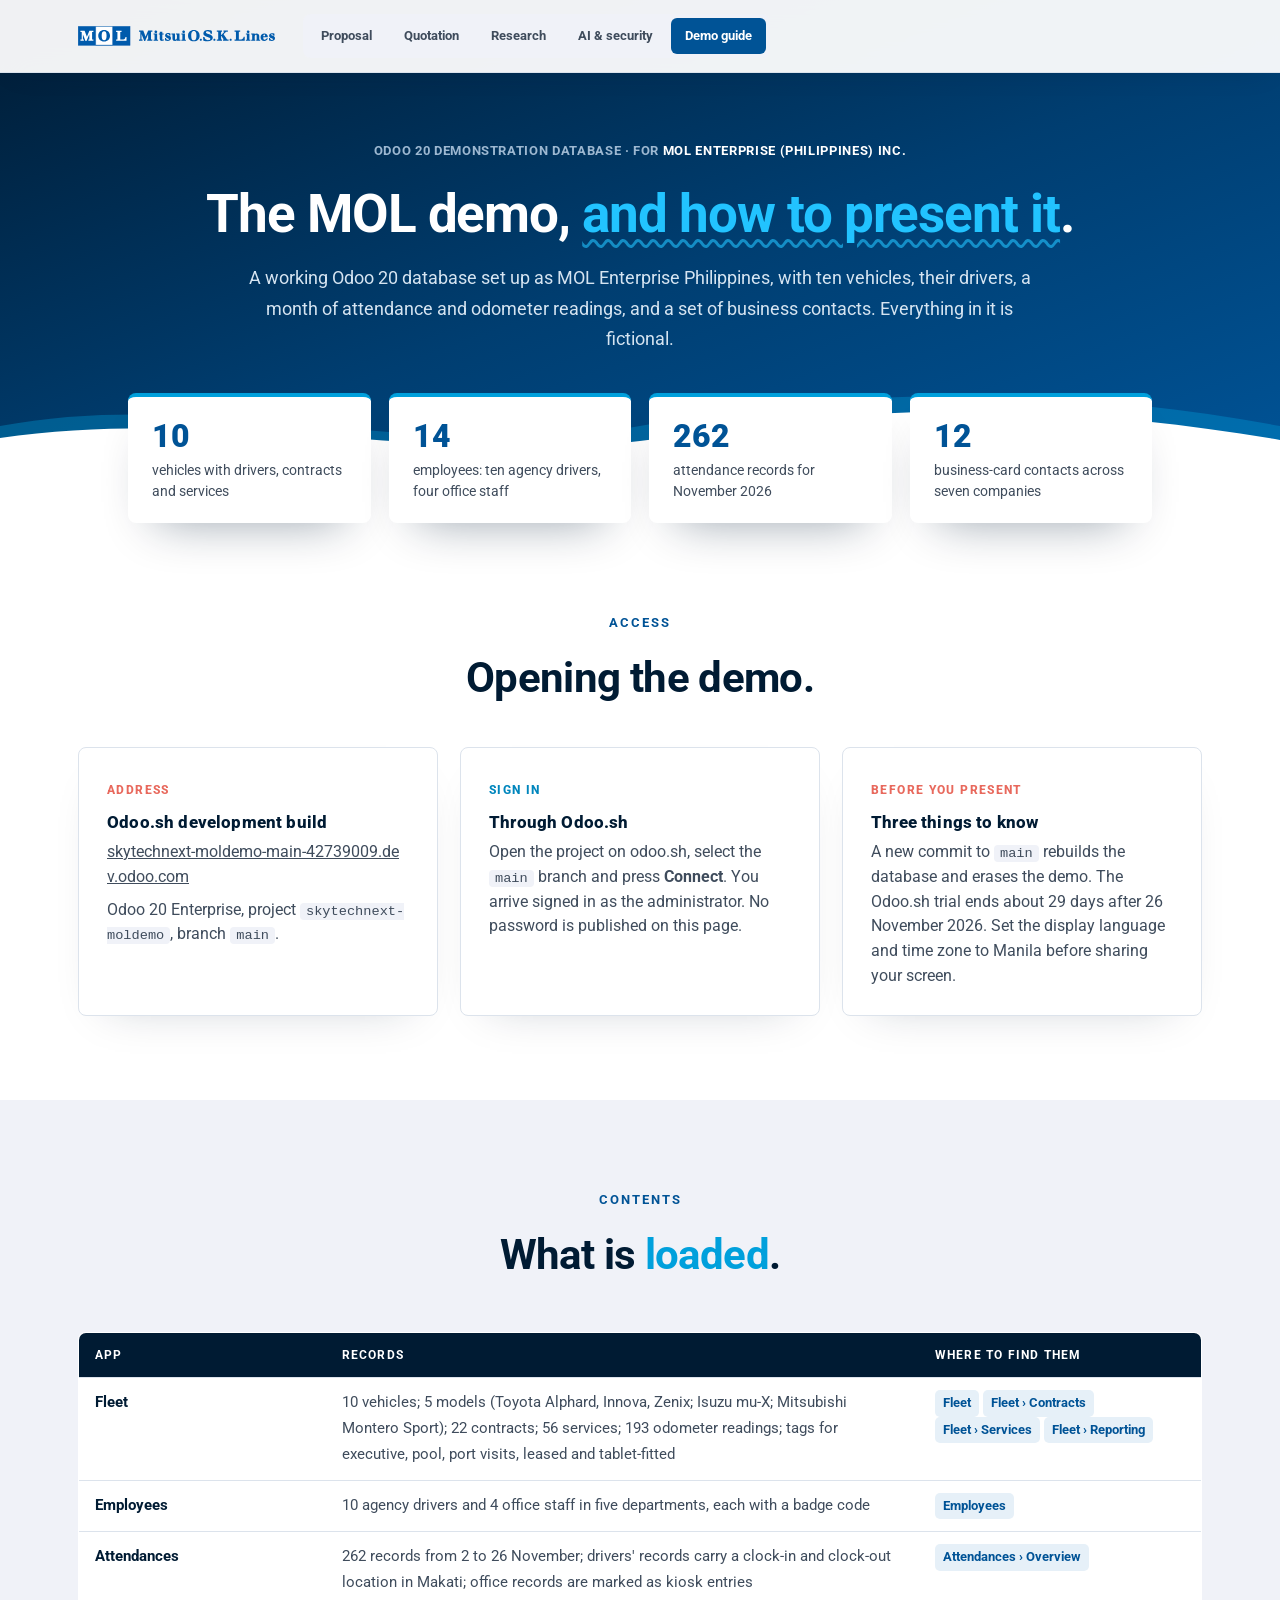
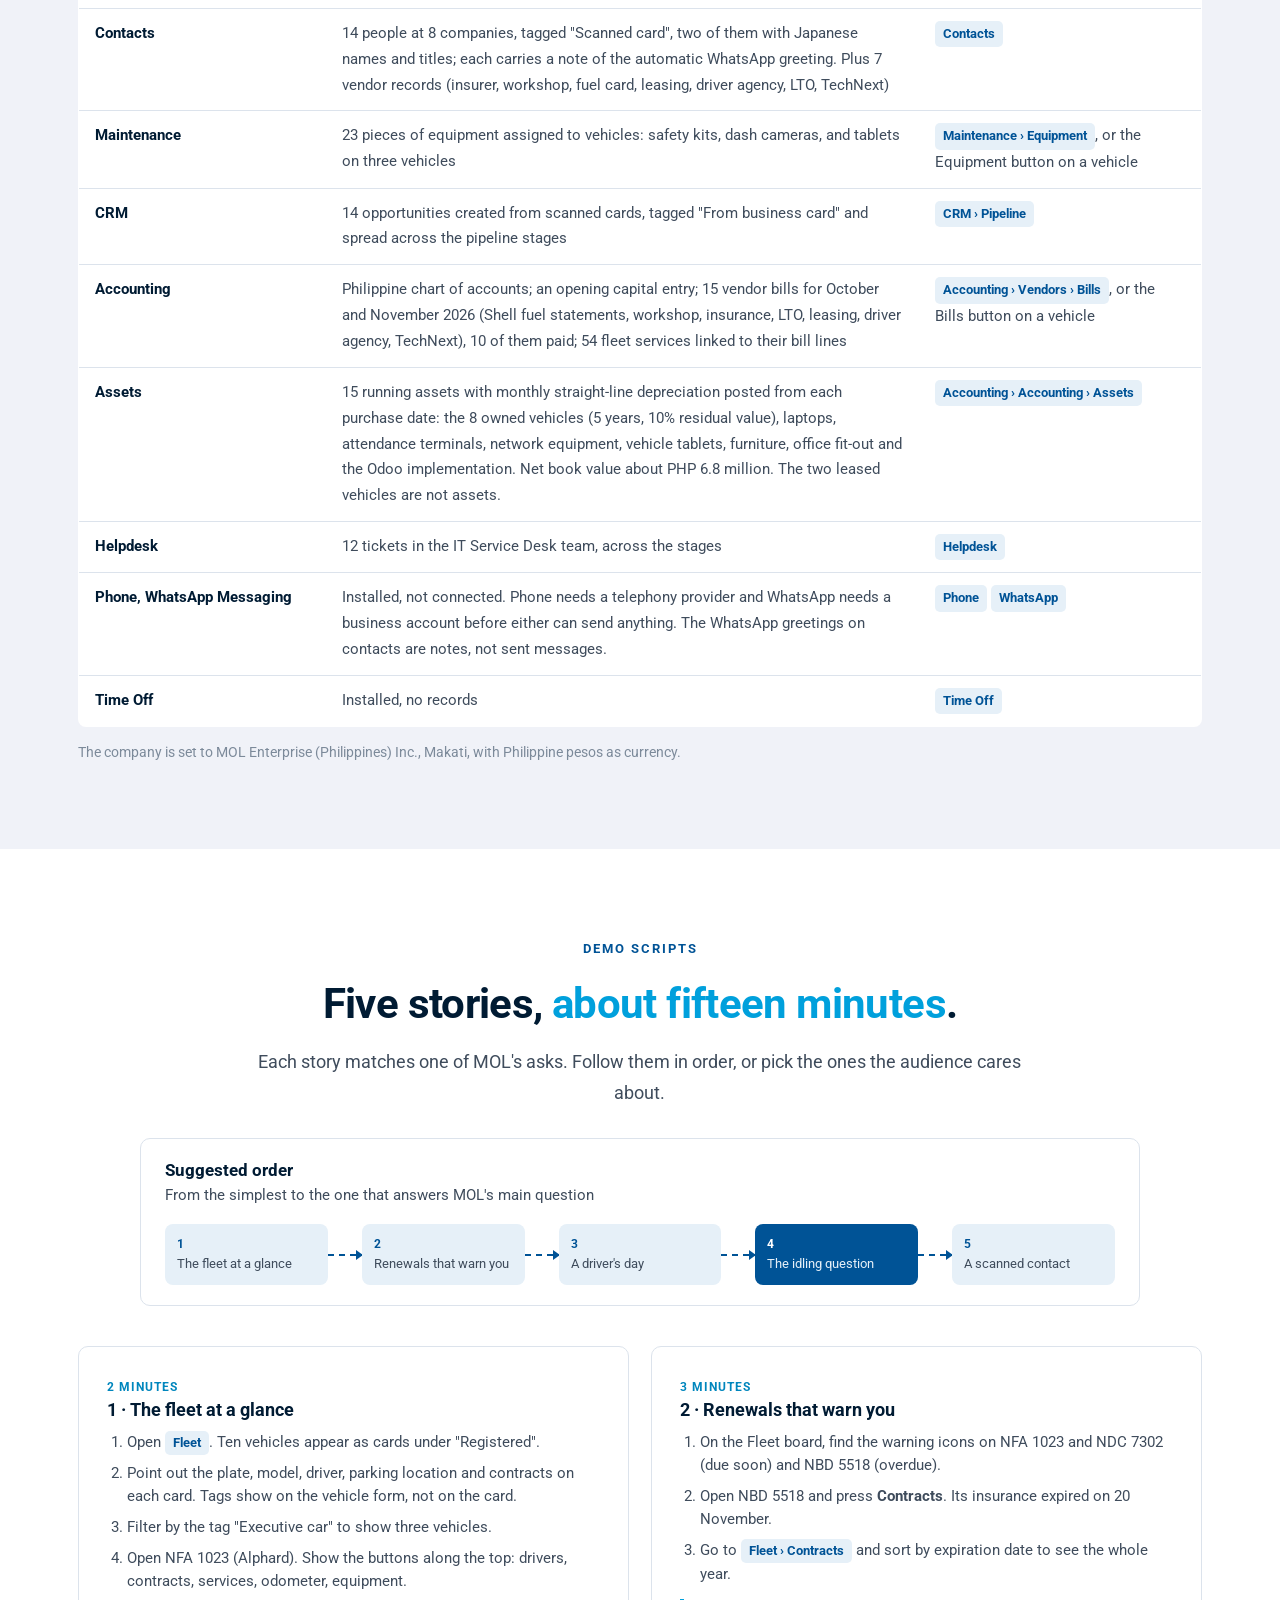
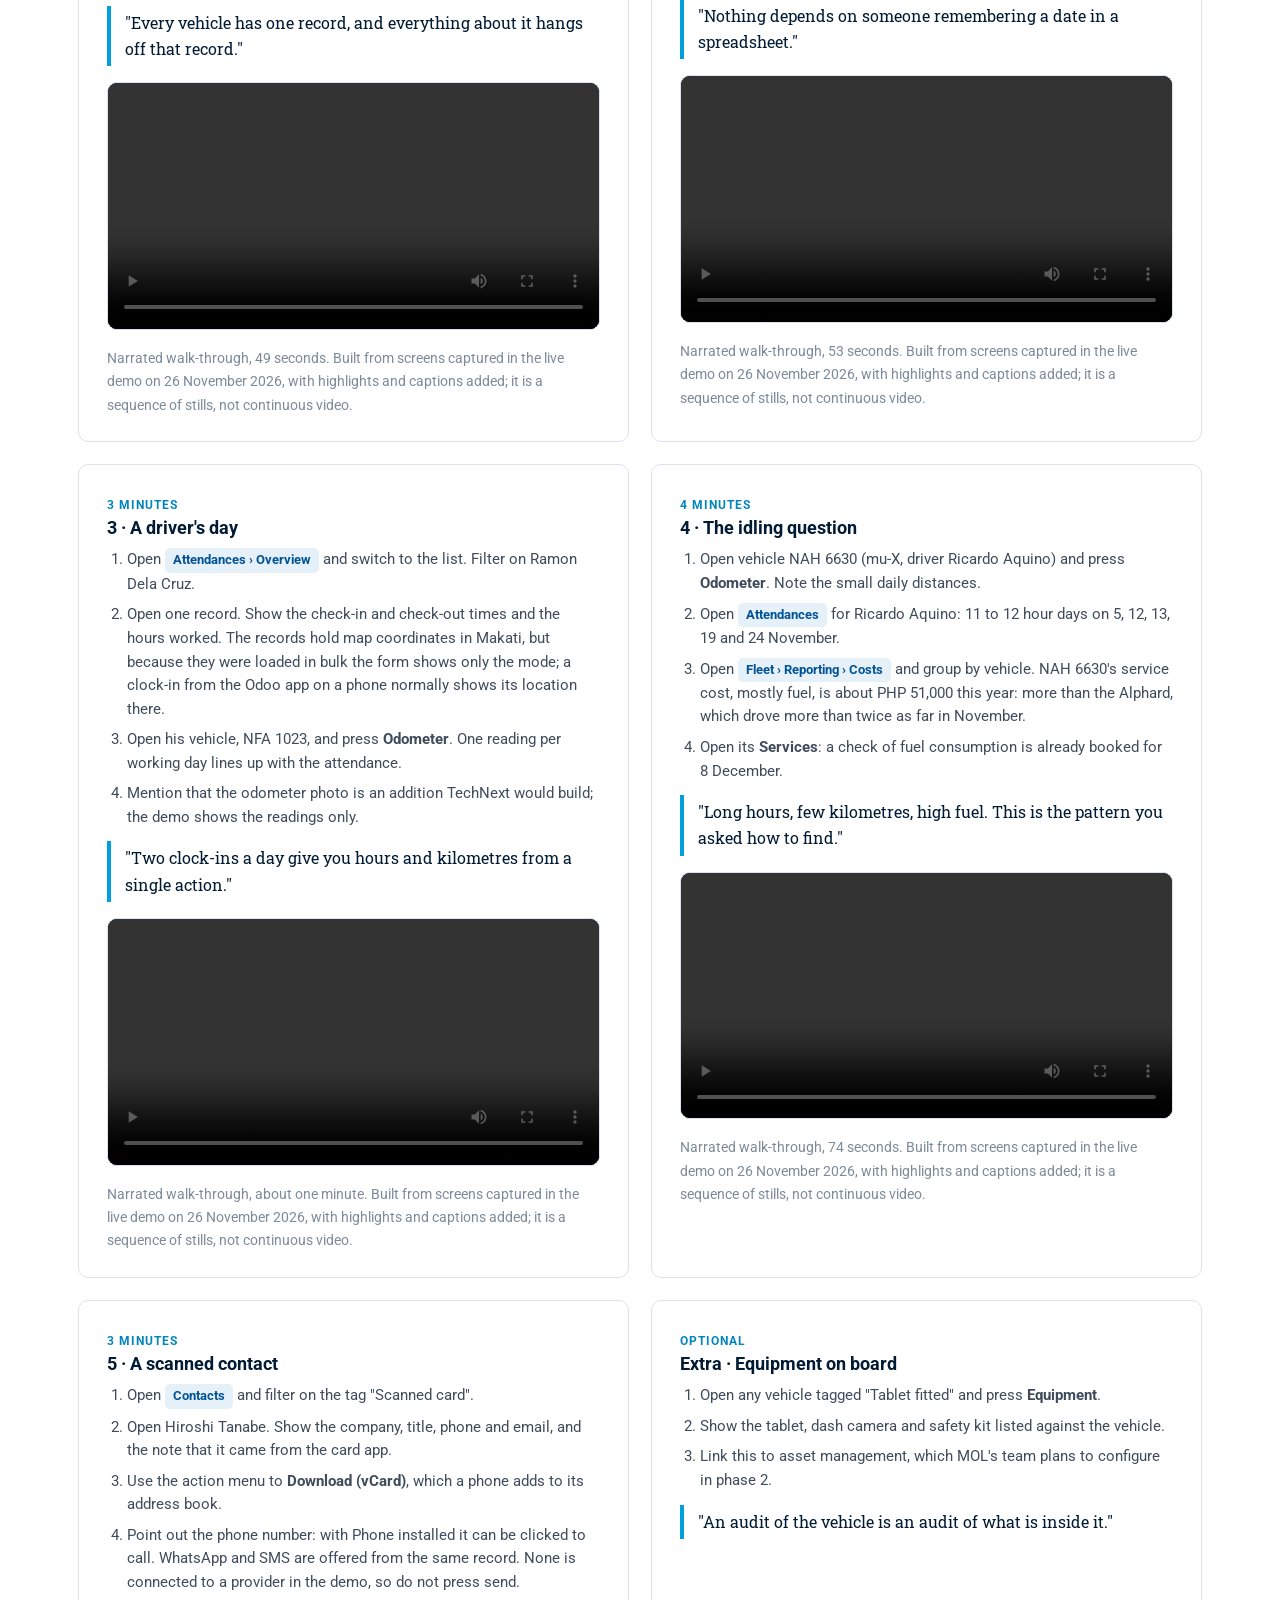
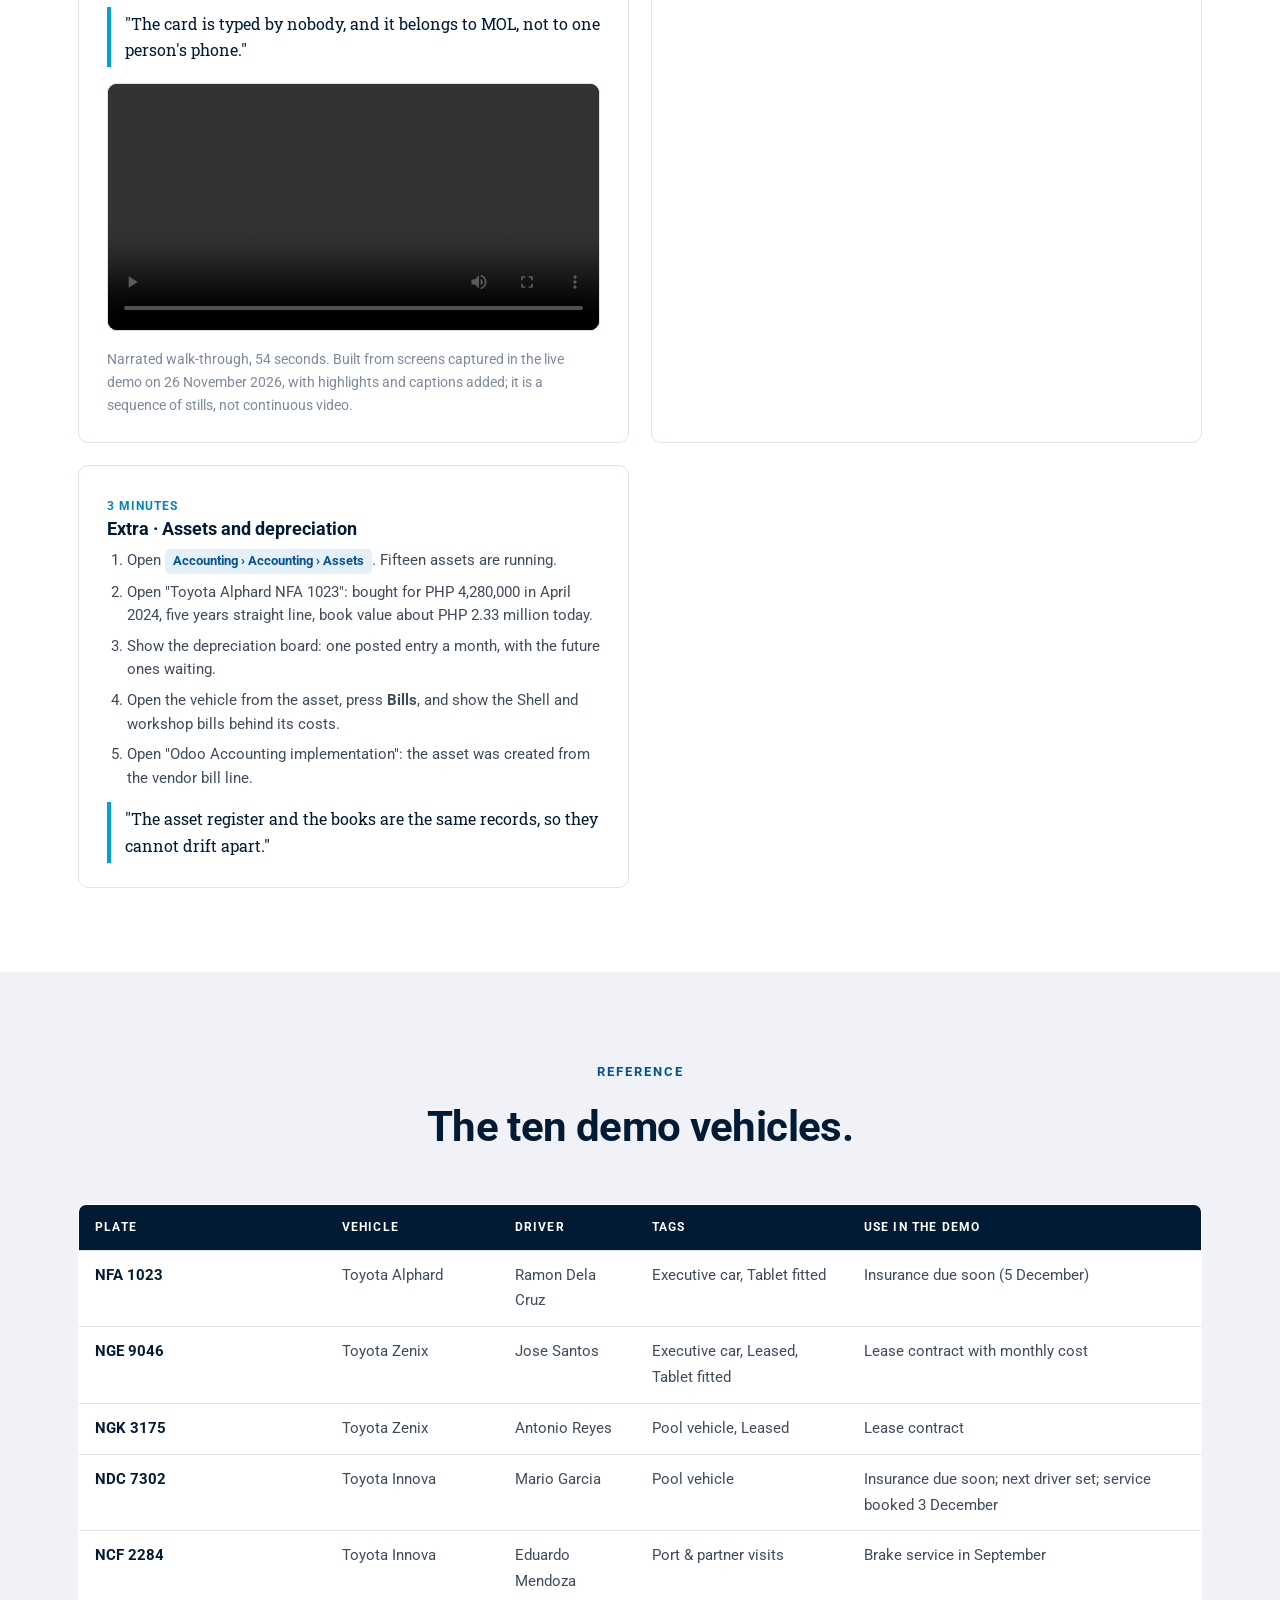
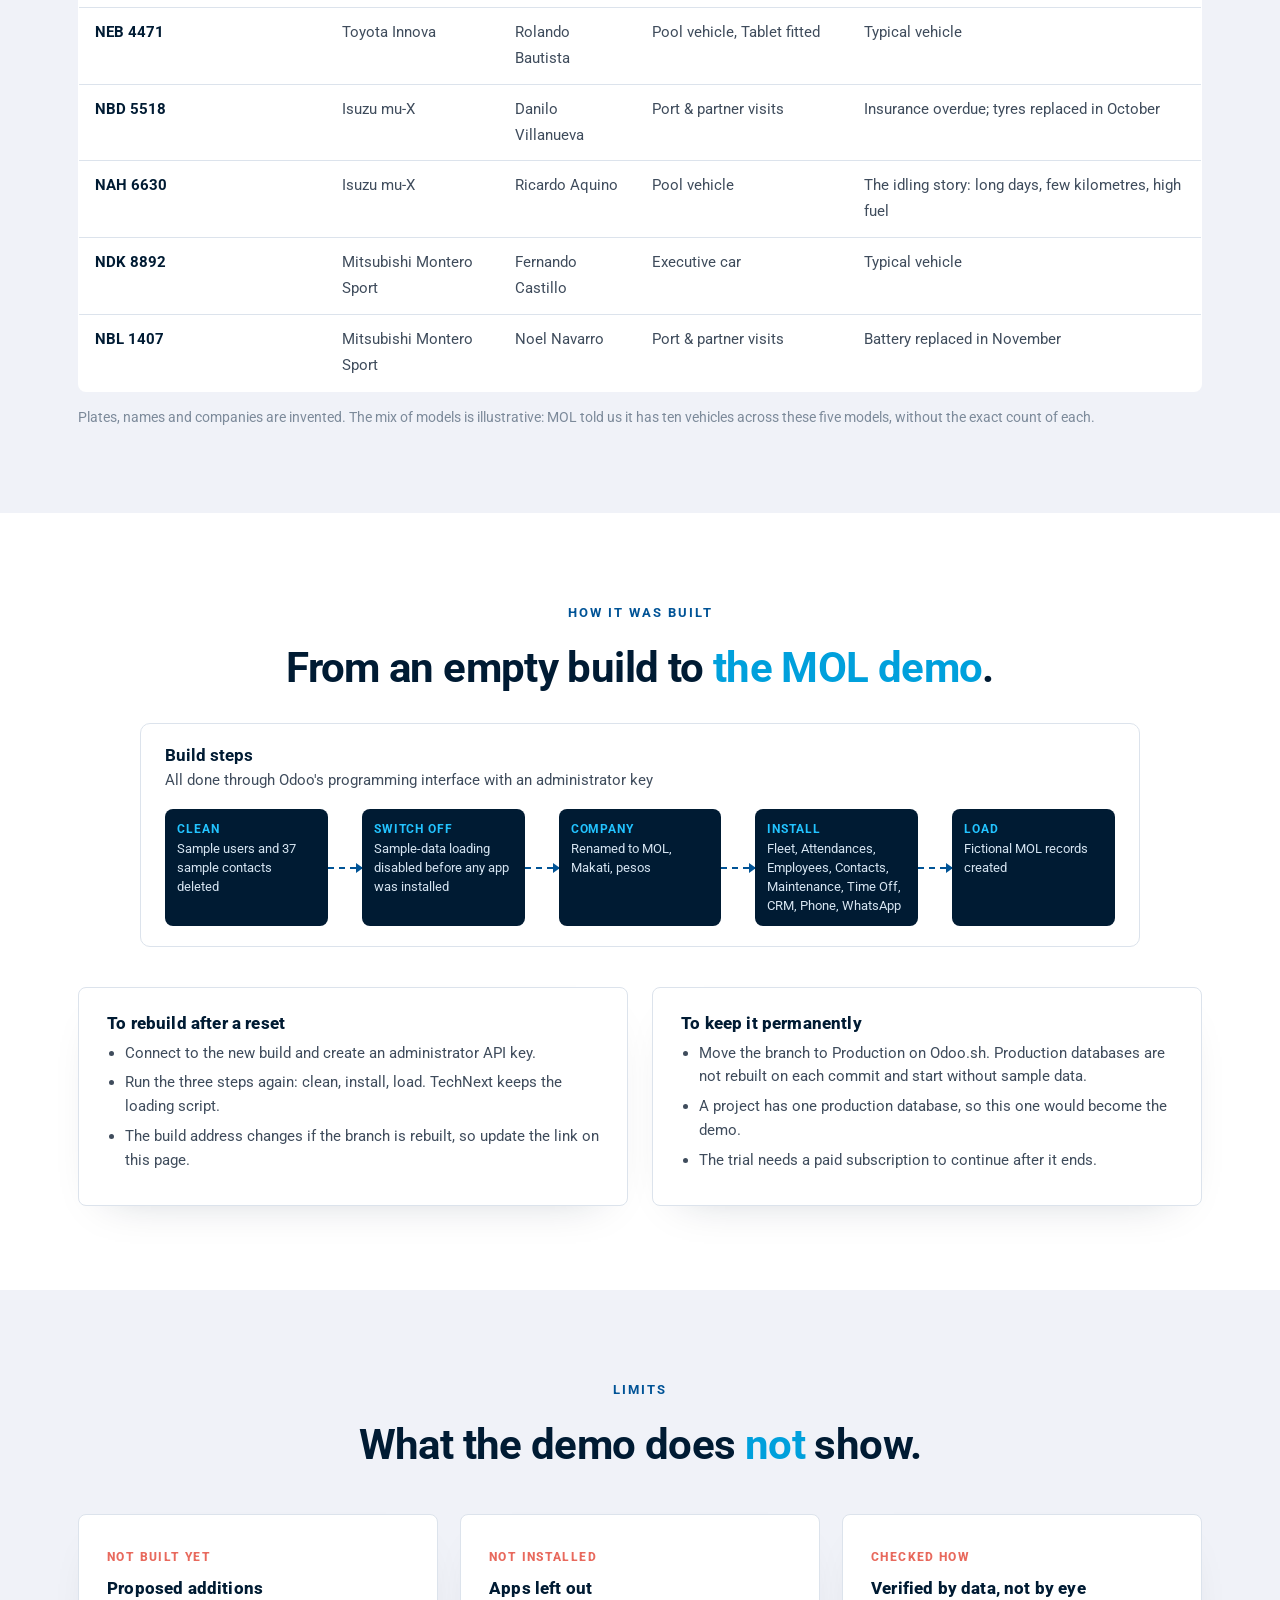
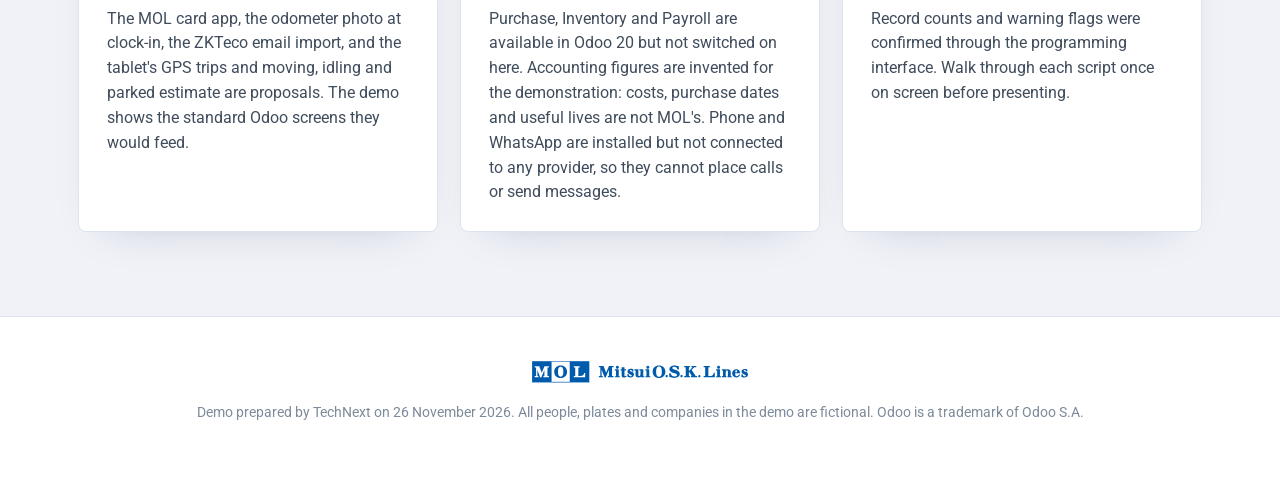
<file: demo.html>
<!DOCTYPE html>
<html lang="en">
<head>
<meta charset="UTF-8"/>
<meta name="viewport" content="width=device-width, initial-scale=1.0"/>
<title>Odoo Demo Guide — MOL Enterprise (Philippines) · TechNext</title>
<meta name="description" content="Guide to the Odoo 20 demonstration database prepared by TechNext for MOL Enterprise (Philippines) Inc."/>
<meta name="robots" content="noindex, nofollow"/>
<link rel="icon" href="data:image/svg+xml,<svg xmlns='http://www.w3.org/2000/svg' viewBox='0 0 32 32'><rect width='32' height='32' rx='6' fill='%23005396'/><text x='16' y='22' font-size='17' font-weight='700' font-family='sans-serif' fill='white' text-anchor='middle'>M</text></svg>">
<link rel="preconnect" href="https://fonts.googleapis.com"/>
<link rel="preconnect" href="https://fonts.gstatic.com" crossorigin/>
<link href="https://fonts.googleapis.com/css2?family=Roboto:wght@400;500;700;900&family=Roboto+Slab:wght@500;700&display=swap" rel="stylesheet"/>
<style>
:root{
  --purple:#005396;--purple-dark:#003E71;--purple-light:#E6F0F8;--navy:#001B33;--sky:#22C3FF;
  --teal:#0086BD;--coral:#E8695D;--blue:#007CE1;--mint:#00A0DC;
  --ink:#001B33;--body:#3F4C5C;--muted:#7C8A9A;--line:#DCE3EC;--bg-alt:#F0F2F8;
  --maxw:1180px;
}
*{margin:0;padding:0;box-sizing:border-box}
html{scroll-behavior:smooth;scroll-padding-top:90px}
body{font-family:'Roboto',system-ui,-apple-system,sans-serif;color:var(--body);background:#fff;font-size:17px;line-height:1.7;-webkit-font-smoothing:antialiased;overflow-x:hidden}
img{max-width:100%;display:block}
a{color:inherit;text-decoration:none}
h1,h2,h3{color:var(--ink);font-family:'Roboto',sans-serif;font-weight:700;line-height:1.15;letter-spacing:.01em}
.container{max-width:var(--maxw);margin:0 auto;padding:0 28px}
.center{text-align:center}
.ink-purple{color:var(--purple);text-decoration:underline wavy;text-decoration-color:rgba(0,160,220,.55);text-underline-offset:7px;text-decoration-thickness:2.5px}
.w-teal{color:var(--mint)}.w-coral{color:var(--coral)}.w-blue{color:var(--blue)}
.hl-teal{background:rgba(0,160,220,.22);padding:.02em .18em;border-radius:4px;-webkit-box-decoration-break:clone;box-decoration-break:clone}
.u-blue{background:linear-gradient(var(--blue),var(--blue)) 0 90%/100% 5px no-repeat;padding-bottom:3px}
.eyebrow{display:inline-block;font-size:12.5px;font-weight:700;letter-spacing:.16em;text-transform:uppercase;color:var(--purple);margin-bottom:20px}
.section-h{font-size:clamp(2.3rem,4.8vw,3.6rem);margin:0 auto 18px;max-width:20em}
.section-sub{font-size:1.13rem;max-width:44em;margin:0 auto;color:var(--body)}

/* nav */
#nav{position:fixed;top:0;left:0;right:0;z-index:80;background:rgba(255,255,255,.94);backdrop-filter:blur(14px);border-bottom:1px solid var(--line);box-shadow:0 10px 30px -18px rgba(0,27,51,.25)}
.nav-inner{max-width:var(--maxw);margin:0 auto;padding:14px 28px;display:flex;align-items:center;justify-content:space-between;gap:20px}
.brand{display:flex;align-items:center;gap:10px}
.brand img{height:20px;width:auto}
.by{display:flex;align-items:center;gap:8px;flex:none}.by img{height:17px;width:auto}.by img.tn{height:15px}.by i{font-style:normal;color:var(--muted);font-size:13px}.by small{font-size:10.5px;font-weight:700;letter-spacing:.1em;text-transform:uppercase;color:var(--muted)}
.brand i{font-style:normal;color:var(--muted);font-size:16px}
.nav-links{display:flex;gap:16px;flex-wrap:wrap;justify-content:center;flex:1}
.nav-links a{font-size:13.5px;font-weight:600;white-space:nowrap;transition:color .18s}
.nav-links a:hover,.nav-links a.active{color:var(--purple)}
.nav-links a.active{font-weight:800}
@media(max-width:1080px){.by small{display:none}}
@media(max-width:860px){.nav-inner{flex-wrap:wrap;row-gap:8px;justify-content:space-between}.nav-links{order:3}.nav-links{width:100%;justify-content:center;gap:6px 14px}.nav-links a{font-size:12.5px}}

/* hero */
.page-hero{position:relative;padding:150px 0 130px;text-align:center;color:#D5E4F1;background:linear-gradient(160deg,#001B33 0%,#003E71 55%,#005396 100%);overflow:hidden}
.page-hero h1{color:#fff}.page-hero .eyebrow{color:var(--sky)}.page-hero .section-sub{color:#D5E4F1}
.page-hero .ink-purple{color:var(--sky);text-decoration-color:rgba(34,195,255,.6)}
.hero-logo{height:34px;width:auto;margin:0 auto 34px}
.wave{position:absolute;left:0;right:0;bottom:-1px;width:100%;height:90px;display:block}
.prepared{font-size:13px;font-weight:700;letter-spacing:.05em;color:var(--muted);margin-bottom:22px;text-transform:uppercase}
.prepared{color:#9DB8D1}.prepared b{color:#fff}
.page-hero h1{font-size:clamp(2.5rem,5.6vw,4.1rem);margin:0 auto 18px;max-width:15em}
@media(max-width:860px){.page-hero{padding-top:170px}}

section{padding:84px 0}
section.alt{background:var(--bg-alt)}

/* context strip */
.facts{display:grid;grid-template-columns:repeat(3,1fr);gap:22px;margin-top:44px;text-align:left}
.fact{background:#fff;border:1px solid var(--line);border-radius:14px;padding:26px 28px;box-shadow:0 18px 44px -30px rgba(0,27,51,.25)}
.fact h3{font-family:'Roboto',sans-serif;font-size:1.05rem;font-weight:800;margin-bottom:8px}
.fact p{font-size:.97rem;line-height:1.6}
.fact .tag{display:inline-block;font-size:11.5px;font-weight:800;letter-spacing:.12em;text-transform:uppercase;margin-bottom:12px}
.fact:nth-child(1) .tag{color:var(--coral)}.fact:nth-child(2) .tag{color:var(--teal)}.fact:nth-child(3) .tag{color:var(--purple)}

/* journey map */
.journey{display:grid;grid-template-columns:repeat(3,1fr);gap:22px;margin-top:44px;text-align:left}
.j-col{background:var(--purple-light);border-radius:18px;padding:28px 30px}
.j-col h3{font-size:2rem;margin-bottom:10px}
.j-col a{display:flex;gap:10px;align-items:baseline;padding:7px 0;font-weight:600;font-size:1rem;color:var(--ink);transition:transform .2s,color .2s}
.j-col a:hover{transform:translateX(5px);color:var(--purple)}
.j-col a span{font-family:'Roboto',sans-serif;font-size:1.35rem;color:var(--purple);width:1.1em;flex:none}

/* steps */
.step-head{max-width:820px;margin:0 auto;text-align:center}
.step-num{display:inline-flex;align-items:center;justify-content:center;width:54px;height:54px;border-radius:50%;background:var(--purple);color:#fff;font-family:'Roboto',sans-serif;font-size:2rem;font-weight:700;margin-bottom:16px}
.step-head h2{font-size:clamp(2.2rem,4.4vw,3.3rem);margin-bottom:16px}
.step-head p{font-size:1.08rem}
.shot{position:relative;max-width:1000px;margin:44px auto 0}
.shot::before{content:"";position:absolute;left:50%;top:52%;transform:translate(-50%,-50%) rotate(-5deg);width:106%;height:98%;background:rgba(0,83,150,.07);border-radius:48% 52% 56% 44%/56% 45% 55% 44%;z-index:0;pointer-events:none}
figure.gif{position:relative;z-index:1;background:#fff;border:1px solid var(--line);border-radius:14px;overflow:hidden;box-shadow:0 20px 46px -26px rgba(0,27,51,.34);transition:transform .35s cubic-bezier(.2,.7,.2,1),box-shadow .35s;cursor:zoom-in}
figure.gif:hover{transform:translateY(-5px);box-shadow:0 34px 70px -28px rgba(0,27,51,.45)}
.gif-bar{display:flex;align-items:center;gap:6px;padding:9px 14px;background:#F0F2F8;border-bottom:1px solid var(--line)}
.gif-bar i{width:9px;height:9px;border-radius:50%;background:#c5d0dd}
.gif-bar span{margin-left:8px;font-size:12px;font-weight:700;color:var(--muted);letter-spacing:.02em}
figure.gif img{width:100%;height:auto}
figure.gif figcaption{padding:13px 18px;font-size:.93rem;line-height:1.5;border-top:1px solid var(--line);text-align:left;color:var(--body)}
figure.gif figcaption b{color:var(--ink)}
.duo{display:grid;grid-template-columns:1fr 1fr;gap:26px;max-width:1120px;margin:44px auto 0}
.duo .shot{margin:0;max-width:none}
.duo .shot::before{display:none}
.script-line{font-family:'Roboto',sans-serif;font-size:clamp(1.7rem,3.2vw,2.3rem);font-weight:700;color:var(--ink);text-align:center;margin-top:40px}
.mol-note{max-width:820px;margin:34px auto 0;display:flex;gap:16px;align-items:flex-start;background:#fff;border:1px solid var(--line);border-left:5px solid var(--teal);border-radius:12px;padding:20px 24px;text-align:left;font-size:.99rem;line-height:1.6}
.mol-note b{color:var(--ink)}
.mol-note .lbl{flex:none;font-size:11.5px;font-weight:800;letter-spacing:.12em;text-transform:uppercase;color:var(--teal);padding-top:4px;width:74px}

/* cards */
.cards{columns:2;column-gap:26px;margin-top:44px;text-align:left}
.card{background:#fff;border-radius:14px;padding:28px 32px;box-shadow:0 18px 44px -26px rgba(0,27,51,.25);break-inside:avoid;margin-bottom:26px}
.card h3{font-family:'Roboto',sans-serif;font-size:1.18rem;font-weight:800;margin-bottom:10px}
.card p{font-size:1rem}
.h-left{text-align:left;margin-left:0;max-width:13em}

/* connected apps */
.apps{display:grid;grid-template-columns:repeat(4,1fr);gap:22px;margin-top:44px;text-align:left}
.app{background:#fff;border:1px solid var(--line);border-radius:16px;padding:26px 24px;transition:transform .25s,box-shadow .25s}
.app:hover{transform:translateY(-4px);box-shadow:0 24px 50px -30px rgba(0,27,51,.4)}
.app .ico{width:52px;height:52px;border-radius:13px;display:flex;align-items:center;justify-content:center;margin-bottom:16px;color:#fff}
.app .ico svg{width:26px;height:26px}
.app h3{font-family:'Roboto',sans-serif;font-size:1.1rem;font-weight:800;margin-bottom:8px}
.app p{font-size:.94rem;line-height:1.6}
.app .scope{display:inline-block;margin-top:12px;font-size:11px;font-weight:800;letter-spacing:.1em;text-transform:uppercase;color:var(--teal)}
.app.now{border-color:var(--purple);box-shadow:0 0 0 3px var(--purple-light)}

/* timeline */
.cutover{max-width:900px;margin:44px auto 0;display:grid;grid-template-columns:repeat(4,1fr);gap:0;position:relative;text-align:center}
.cutover::before{content:"";position:absolute;left:12.5%;right:12.5%;top:13px;height:3px;background:var(--line)}
.cut{position:relative;padding:0 10px}
.cut i{display:block;width:28px;height:28px;border-radius:50%;background:#fff;border:4px solid var(--purple);margin:0 auto 14px;position:relative}
.cut.end i{border-color:var(--coral);background:var(--coral)}
.cut b{display:block;color:var(--ink);font-size:.98rem}
.cut span{font-size:.88rem;line-height:1.45;display:block;margin-top:4px}

footer{padding:44px 0 60px;border-top:1px solid var(--line);font-size:.88rem;color:var(--muted);text-align:center}
footer a{color:var(--purple);font-weight:600}

/* lightbox */
#lb{position:fixed;inset:0;z-index:200;background:rgba(0,27,51,.86);display:none;align-items:center;justify-content:center;padding:24px;cursor:zoom-out}
#lb.open{display:flex}
#lb img{max-width:min(1500px,100%);max-height:100%;width:100%;height:auto;object-fit:contain;border-radius:10px;background:#fff}

.section-h{font-size:clamp(1.8rem,3.4vw,2.6rem);letter-spacing:-.015em;line-height:1.2}
.page-hero h1{font-size:clamp(2rem,4.6vw,3.3rem);letter-spacing:-.02em;line-height:1.15;max-width:17em}
.step-head h2{font-size:clamp(1.7rem,3.1vw,2.35rem);letter-spacing:-.015em;line-height:1.2}
.j-col h3{font-size:1.3rem;letter-spacing:0}
.j-col a span{font-size:.95rem;font-weight:900}
.step-num{font-size:1.35rem;font-weight:900;border-radius:6px;width:48px;height:48px}
.script-line{font-family:'Roboto Slab',serif;font-weight:500;font-size:clamp(1.25rem,2.4vw,1.6rem);color:var(--purple)}
.fact,.card,.app,figure.gif,.mol-note,.j-col{border-radius:8px}
.stats{position:relative;z-index:2;display:grid;grid-template-columns:repeat(4,1fr);gap:18px;max-width:1080px;margin:-72px auto 0;padding:0 28px}
.stat{background:#fff;border-radius:8px;padding:22px 24px;box-shadow:0 24px 50px -28px rgba(0,27,51,.45);border-top:4px solid var(--mint);text-align:left}
.stat b{display:block;font-size:2rem;font-weight:900;color:var(--purple);line-height:1.1}
.stat span{display:block;font-size:.88rem;line-height:1.45;margin-top:6px}
.stats-src{text-align:center;font-size:.8rem;color:var(--muted);margin-top:14px}
.stats-src a{text-decoration:underline}
.bridge{max-width:860px;margin:0 auto;border-left:5px solid var(--mint);padding:6px 0 6px 26px;text-align:left}
.bridge q{display:block;font-family:'Roboto Slab',serif;font-size:1.3rem;line-height:1.5;color:var(--ink);quotes:none}
.bridge p{margin-top:12px;font-size:1rem}
footer .f-logo{height:22px;margin:0 auto 18px}
@media(max-width:900px){
  .stats{grid-template-columns:1fr 1fr}
  section{padding:60px 0}
  .facts,.journey,.duo{grid-template-columns:1fr}
  .apps{grid-template-columns:1fr 1fr}
  .cards{columns:1}
  .shot::before{display:none}
  .cutover{grid-template-columns:1fr;gap:22px;text-align:left}
  .cutover::before{display:none}
  .cut{display:grid;grid-template-columns:28px 1fr;column-gap:14px;padding:0}
  .cut i{margin:0;grid-row:span 2}
  .mol-note{flex-direction:column;gap:6px}
}
@media(max-width:520px){.apps{grid-template-columns:1fr}.container{padding:0 18px}}
@media(prefers-reduced-motion:reduce){html{scroll-behavior:auto}*{transition:none!important}}

.tabs{display:flex;gap:4px;background:var(--bg-alt);border-radius:8px;padding:4px;flex:none}
.tabs a{font-size:13px;font-weight:700;padding:7px 14px;border-radius:6px;white-space:nowrap;color:var(--body)}
.tabs a.on{background:var(--purple);color:#fff}
.tabs a:not(.on):hover{color:var(--purple)}
.nav-links{gap:13px;flex-wrap:nowrap}.nav-links a{font-size:13px}.by small{display:none}
.pri{display:grid;grid-template-columns:repeat(3,1fr);gap:22px;margin-top:44px;text-align:left}
.pri .fact{position:relative;padding-top:30px}
.pri .n{position:absolute;top:-18px;left:24px;width:40px;height:40px;border-radius:6px;background:var(--purple);color:#fff;font-weight:900;font-size:1.15rem;display:flex;align-items:center;justify-content:center}
.pri ul,.sol ul{padding-left:18px;margin-top:10px}
.pri li,.sol li{font-size:.96rem;margin:5px 0;line-height:1.55}
.sol{display:grid;grid-template-columns:1fr 1fr;gap:44px;align-items:start;max-width:1080px;margin:0 auto;text-align:left}
.sol h2{font-size:clamp(1.7rem,3.1vw,2.35rem);margin-bottom:14px}
.sol .panel{background:#fff;border:1px solid var(--line);border-radius:8px;padding:26px 28px;box-shadow:0 18px 44px -30px rgba(0,27,51,.25)}
.sol .panel h3{font-size:1.02rem;margin-bottom:6px;letter-spacing:0}
.sol .panel h3+ul{margin-top:4px}
.sol .panel h3:not(:first-child){margin-top:18px}
.flow{display:flex;gap:0;align-items:stretch;flex-wrap:wrap;margin-top:8px}
.flow div{flex:1;min-width:120px;background:var(--purple-light);padding:14px 16px;font-size:.9rem;line-height:1.45;position:relative;margin:0 14px 10px 0;border-radius:6px}
.flow div b{display:block;color:var(--purple);font-size:.78rem;letter-spacing:.1em;text-transform:uppercase;margin-bottom:4px}
.tag2{display:inline-block;font-size:11px;font-weight:700;letter-spacing:.1em;text-transform:uppercase;border-radius:99px;padding:3px 10px;margin-bottom:12px;background:var(--purple-light);color:var(--purple)}
.tag2.p2{background:#FBF1DD;color:#B7791F}
.step-num.sm{width:38px;height:38px;font-size:1.05rem;margin-bottom:12px}
table.inv{width:100%;border-collapse:collapse;background:#fff;border:1px solid var(--line);border-radius:8px;overflow:hidden;font-size:.96rem;text-align:left;margin-top:36px}
table.inv th,table.inv td{padding:13px 18px;border-bottom:1px solid var(--line);vertical-align:top}
table.inv th{background:var(--navy);color:#fff;font-size:12px;letter-spacing:.1em;text-transform:uppercase}
table.inv tr:last-child td{border-bottom:0}
table.inv td:first-child{font-weight:700;color:var(--ink);width:26%}
table.inv td:last-child{white-space:nowrap;color:var(--purple);font-weight:700}
.tw{overflow-x:auto}
.fine{font-size:.86rem;color:var(--muted);margin-top:14px;text-align:left}
.next{display:grid;grid-template-columns:repeat(4,1fr);gap:18px;margin-top:40px;text-align:left}
.next .fact b.who{display:block;font-size:11px;letter-spacing:.12em;text-transform:uppercase;color:var(--teal);margin-bottom:8px}
@media(max-width:1180px){.nav-links{display:none}}
@media(max-width:900px){.pri,.sol,.next{grid-template-columns:1fr}.sol{gap:26px}.pri{gap:34px}}
@media(max-width:520px){.next{grid-template-columns:1fr}.by{display:none}}

.doc-meta{display:flex;flex-wrap:wrap;justify-content:center;gap:10px 28px;margin-top:30px;font-size:.85rem;color:#9DB8D1}
.doc-meta b{color:#fff;font-weight:700}
.exec{max-width:900px;margin:0 auto;text-align:left}
.exec .lead{font-family:'Roboto Slab',serif;font-size:1.35rem;line-height:1.5;color:var(--ink);border-left:5px solid var(--mint);padding-left:24px;margin-bottom:26px}
.exec p{margin-bottom:14px}
.two{display:grid;grid-template-columns:1fr 1fr;gap:24px;margin-top:40px;text-align:left}
.two .fact ul{padding-left:18px;margin-top:8px}.two .fact li{font-size:.96rem;margin:6px 0;line-height:1.55}
.kpi{display:grid;grid-template-columns:repeat(4,1fr);gap:18px;margin-top:40px;text-align:left}
.kpi .fact b.big{display:block;font-size:1.5rem;font-weight:900;color:var(--purple);line-height:1.2;margin-bottom:8px}
.days{display:grid;grid-template-columns:repeat(3,1fr);gap:22px;margin-top:40px;text-align:left}
.day{background:#fff;border:1px solid var(--line);border-radius:8px;overflow:hidden}
.day h3{background:var(--navy);color:#fff;font-size:1.02rem;padding:16px 22px;letter-spacing:0}
.day h3 small{display:block;font-weight:400;font-size:.8rem;color:#9DB8D1;margin-top:2px}
.day ol{list-style:none;padding:8px 22px 18px;counter-reset:d}
.day li{position:relative;padding:12px 0 12px 34px;font-size:.95rem;line-height:1.5;border-bottom:1px dashed var(--line)}
.day li:last-child{border-bottom:0}
.day li::before{counter-increment:d;content:counter(d);position:absolute;left:0;top:13px;width:22px;height:22px;border-radius:50%;background:var(--purple-light);color:var(--purple);font-size:.75rem;font-weight:900;display:flex;align-items:center;justify-content:center}
.gal{display:grid;grid-template-columns:repeat(3,1fr);gap:20px;margin-top:40px}
.gal figure.gif figcaption{font-size:.88rem}
.plan{margin-top:40px;text-align:left}
.ph-row{display:grid;grid-template-columns:150px 1fr 1.2fr;gap:22px;padding:20px 0;border-top:1px solid var(--line);align-items:start}
.ph-row:last-child{border-bottom:1px solid var(--line)}
.ph-row .wk{font-weight:900;color:var(--purple);font-size:.95rem}
.ph-row .wk small{display:block;font-weight:500;color:var(--muted);font-size:.8rem;margin-top:2px}
.ph-row h3{font-size:1.08rem;letter-spacing:0;margin-bottom:4px}
.ph-row p{font-size:.95rem;line-height:1.55}
.ph-row .gate{font-size:.9rem;background:var(--purple-light);border-radius:6px;padding:10px 14px}
.ph-row .gate b{color:var(--purple);font-size:.72rem;letter-spacing:.1em;text-transform:uppercase;display:block;margin-bottom:2px}
.team{display:grid;grid-template-columns:1fr 1fr;gap:24px;margin-top:40px;text-align:left}
.team table{width:100%;border-collapse:collapse;font-size:.95rem}
.team td{padding:10px 0;border-bottom:1px solid var(--line);vertical-align:top}
.team td:first-child{font-weight:700;color:var(--ink);width:42%;padding-right:12px}
.team tr:last-child td{border-bottom:0}
@media(max-width:900px){.two,.kpi,.days,.gal,.team{grid-template-columns:1fr}.ph-row{grid-template-columns:1fr;gap:8px}}
@media(min-width:901px) and (max-width:1100px){.kpi{grid-template-columns:1fr 1fr}.gal{grid-template-columns:1fr 1fr}}

/* ---- round 3: citations, motion, phones, workflows ---- */
.cite a{font-size:.68em;font-weight:700;color:var(--teal);padding:0 1px;text-decoration:none}
.cite a:hover{text-decoration:underline}
html.js .rv{opacity:0;transform:translateY(22px);transition:opacity .7s ease,transform .7s cubic-bezier(.2,.7,.2,1)}
html.js .rv.in{opacity:1;transform:none}
.opt2{display:grid;grid-template-columns:1fr 1fr;gap:26px;margin-top:40px;text-align:left}
.opt{background:#fff;border:1px solid var(--line);border-radius:10px;padding:30px 30px 26px;position:relative;box-shadow:0 18px 44px -30px rgba(0,27,51,.25)}
.opt.rec{border:2px solid var(--purple)}
.opt .badge{position:absolute;top:-13px;left:26px;background:var(--purple);color:#fff;font-size:11px;font-weight:700;letter-spacing:.1em;text-transform:uppercase;padding:4px 12px;border-radius:99px}
.opt .badge.alt{background:var(--mint)}
.opt h3{font-size:1.35rem;letter-spacing:-.01em;margin:6px 0 8px}
.opt>p{font-size:.98rem}
.opt ul{list-style:none;margin-top:14px}
.opt li{position:relative;padding:7px 0 7px 28px;font-size:.95rem;line-height:1.5;border-top:1px dashed var(--line)}
.opt li::before{content:"";position:absolute;left:2px;top:13px;width:14px;height:8px;border-left:2.5px solid var(--mint);border-bottom:2.5px solid var(--mint);transform:rotate(-45deg)}
.opt li.no::before{border:0;width:12px;height:2.5px;background:var(--muted);transform:none;top:17px}
.opt .when{margin-top:16px;background:var(--bg-alt);border-radius:6px;padding:12px 14px;font-size:.92rem}
.opt .when b{color:var(--ink)}
.showcase{display:grid;grid-template-columns:auto 1fr;gap:54px;align-items:center;max-width:1080px;margin:56px auto 0;text-align:left}
.phones{display:flex;gap:22px;align-items:flex-end}
.phone{width:218px;border-radius:30px;background:#0b1e33;padding:9px;box-shadow:0 40px 70px -30px rgba(0,27,51,.6);flex:none}
.phone.b{transform:translateY(-22px)}
.scr{background:#fff;border-radius:22px;overflow:hidden;height:420px;display:flex;flex-direction:column;font-size:11.5px;line-height:1.35;color:var(--body)}
.scr .top{background:var(--purple);color:#fff;padding:12px 14px 11px;font-weight:700;font-size:12.5px;display:flex;align-items:center;gap:8px}
.scr .top img{height:11px;filter:brightness(0) invert(1)}
.scr .bd{padding:13px 14px;flex:1}
.bcard{position:relative;border-radius:8px;background:linear-gradient(135deg,#f7f9fc,#e6eef7);border:1px solid var(--line);height:112px;padding:13px 12px;overflow:hidden}
.bcard b{display:block;color:var(--ink);font-size:12.5px}
.bcard i{display:block;font-style:normal;font-size:10px;color:var(--muted)}
.bcard .co{position:absolute;right:12px;bottom:10px;font-weight:900;color:var(--purple);font-size:10.5px;letter-spacing:.06em}
.bcard::after{content:"";position:absolute;left:0;right:0;height:3px;background:var(--sky);box-shadow:0 0 14px 4px rgba(34,195,255,.55);top:0;animation:scan 2.6s ease-in-out infinite}
@keyframes scan{0%,100%{top:4%}50%{top:92%}}
.fld{margin-top:9px;border-bottom:1px solid var(--line);padding-bottom:6px;opacity:0;animation:fin 7s infinite}
.fld small{display:block;font-size:9px;letter-spacing:.08em;text-transform:uppercase;color:var(--muted)}
.fld span{color:var(--ink);font-weight:500}
.fld:nth-of-type(2){animation-delay:.5s}.fld:nth-of-type(3){animation-delay:1s}.fld:nth-of-type(4){animation-delay:1.5s}.fld:nth-of-type(5){animation-delay:2s}
@keyframes fin{0%,6%{opacity:0;transform:translateY(5px)}14%,92%{opacity:1;transform:none}100%{opacity:0}}
.savebtn{margin-top:12px;background:var(--purple);color:#fff;text-align:center;border-radius:8px;padding:9px;font-weight:700;font-size:12px}
.who{display:flex;gap:10px;align-items:center;margin-bottom:12px}
.who .av{width:42px;height:42px;border-radius:50%;background:var(--purple-light);color:var(--purple);font-weight:900;display:flex;align-items:center;justify-content:center;font-size:14px}
.who b{display:block;color:var(--ink);font-size:13px}
.acts{display:grid;grid-template-columns:repeat(4,1fr);gap:6px;margin-bottom:12px}
.act{border-radius:10px;padding:9px 2px 7px;text-align:center;font-size:9.5px;font-weight:700;color:#fff;animation:pop 6s infinite}
.act svg{width:17px;height:17px;display:block;margin:0 auto 4px}
.act:nth-child(1){background:#1F8A5B}.act:nth-child(2){background:#25a366;animation-delay:.4s}.act:nth-child(3){background:#005396;animation-delay:.8s}.act:nth-child(4){background:#7C5CBF;animation-delay:1.2s}
@keyframes pop{0%,8%{transform:scale(1)}4%{transform:scale(1.09)}}
.row2{display:flex;justify-content:space-between;padding:7px 0;border-top:1px solid var(--line)}
.row2 span:last-child{color:var(--ink);font-weight:500}
.tophone{margin-top:10px;border:1.5px solid var(--purple);color:var(--purple);border-radius:8px;text-align:center;padding:8px;font-weight:700;font-size:11.5px}
.feat{display:grid;grid-template-columns:1fr 1fr;gap:14px 26px}
.feat div{padding-left:44px;position:relative}
.feat .ic{position:absolute;left:0;top:2px;width:32px;height:32px;border-radius:8px;background:var(--purple-light);color:var(--purple);display:flex;align-items:center;justify-content:center}
.feat .ic svg{width:17px;height:17px}
.feat b{display:block;color:var(--ink);font-size:.98rem}
.feat span{font-size:.9rem;line-height:1.5;display:block}
.bene{display:grid;grid-template-columns:repeat(4,1fr);gap:18px;margin-top:44px;text-align:left}
.bene .fact b.big{display:block;font-size:1.25rem;font-weight:900;color:var(--purple);margin-bottom:6px;line-height:1.2}
.chan{display:grid;grid-template-columns:repeat(5,1fr);gap:16px;margin-top:40px;text-align:left}
.chan .fact{padding:22px 20px}
.chan .ico2{width:42px;height:42px;border-radius:10px;display:flex;align-items:center;justify-content:center;color:#fff;margin-bottom:12px}
.chan .ico2 svg{width:21px;height:21px}
.chan small{display:block;margin-top:8px;font-size:.8rem;color:var(--muted);line-height:1.45}
/* workflows */
.wfs{display:grid;gap:22px;margin-top:40px;text-align:left}
.wf{background:#fff;border:1px solid var(--line);border-radius:10px;padding:22px 24px 20px}
.wf h3{font-size:1.08rem;letter-spacing:0;margin-bottom:2px}
.wf>p{font-size:.92rem;margin-bottom:16px;color:var(--body)}
.lane{display:flex;align-items:stretch;gap:0}
.nd{flex:1;min-width:0;background:var(--purple-light);border-radius:8px;padding:12px 12px 11px;font-size:.84rem;line-height:1.4;position:relative}
.nd b{display:block;color:var(--purple);font-size:.72rem;letter-spacing:.08em;text-transform:uppercase;margin-bottom:3px}
.nd.dk{background:var(--navy);color:#D5E4F1}.nd.dk b{color:var(--sky)}
.nd.bl{background:var(--purple);color:#E6F0F8}.nd.bl b{color:#fff}
.ar{flex:none;width:34px;position:relative;align-self:center;height:2px;background:repeating-linear-gradient(90deg,var(--purple) 0 6px,transparent 6px 11px);background-size:22px 2px;animation:dash 1.1s linear infinite}
.ar::after{content:"";position:absolute;right:-1px;top:-4px;border-left:7px solid var(--purple);border-top:5px solid transparent;border-bottom:5px solid transparent}
@keyframes dash{to{background-position:22px 0}}
.states{display:flex;gap:10px;flex-wrap:wrap;margin-top:14px}
.st{display:flex;align-items:center;gap:8px;border-radius:99px;padding:6px 14px 6px 10px;font-size:.84rem;font-weight:700;background:var(--bg-alt);color:var(--ink)}
.st i{width:10px;height:10px;border-radius:50%;display:block}
.st.mv i{background:#1F8A5B;animation:pulse 1s infinite}.st.id i{background:#E8A13D;animation:pulse 2.2s infinite}.st.pk i{background:#8A97A6}
@keyframes pulse{0%{box-shadow:0 0 0 0 rgba(31,138,91,.5)}100%{box-shadow:0 0 0 9px rgba(31,138,91,0)}}
table.cmp{width:100%;border-collapse:collapse;background:#fff;border:1px solid var(--line);border-radius:8px;overflow:hidden;font-size:.95rem;text-align:left;margin-top:34px}
table.cmp th,table.cmp td{padding:12px 16px;border-bottom:1px solid var(--line);vertical-align:top}
table.cmp th{background:var(--navy);color:#fff;font-size:12px;letter-spacing:.1em;text-transform:uppercase}
table.cmp td:first-child{font-weight:700;color:var(--ink);width:22%}
table.cmp tr:last-child td{border-bottom:0}
.faq{max-width:880px;margin:36px auto 0;text-align:left}
.faq details{border-top:1px solid var(--line);padding:16px 4px}
.faq details:last-child{border-bottom:1px solid var(--line)}
.faq summary{font-weight:700;color:var(--ink);cursor:pointer;font-size:1.02rem;list-style:none;display:flex;justify-content:space-between;gap:16px}
.faq summary::after{content:"+";color:var(--purple);font-weight:900;font-size:1.2rem;line-height:1}
.faq details[open] summary::after{content:"–"}
.faq p{margin-top:10px;font-size:.97rem}
.refs{max-width:920px;margin:28px auto 0;text-align:left;font-size:.88rem;line-height:1.55;columns:2;column-gap:36px}
.refs li{margin:0 0 8px 18px;break-inside:avoid}
.refs a{color:var(--purple);text-decoration:underline;word-break:break-word}
:target{scroll-margin-top:100px}
.refs li:target{background:var(--purple-light);border-radius:4px}
@media(max-width:1000px){.showcase{grid-template-columns:1fr;gap:34px}.phones{justify-content:center}.chan{grid-template-columns:1fr 1fr}.bene{grid-template-columns:1fr 1fr}}
@media(max-width:900px){.opt2,.feat{grid-template-columns:1fr}.lane{flex-direction:column}.ar{width:2px;height:22px;align-self:flex-start;margin-left:26px;background:repeating-linear-gradient(180deg,var(--purple) 0 6px,transparent 6px 11px)}.ar::after{right:-4px;top:auto;bottom:-2px;border-top:7px solid var(--purple);border-left:5px solid transparent;border-right:5px solid transparent;border-bottom:0}.refs{columns:1}}
@media(max-width:520px){.phone{width:150px}.scr{height:330px;font-size:9.5px}.phone.b{transform:none}.chan,.bene{grid-template-columns:1fr}}
@media(prefers-reduced-motion:reduce){.bcard::after,.fld,.act,.ar,.st i{animation:none!important}.fld{opacity:1}html.js .rv{opacity:1;transform:none}}

.page-hero.slim{padding:140px 0 110px}
.path{display:inline-block;background:var(--purple-light);color:var(--purple);font-weight:700;font-size:.82rem;border-radius:5px;padding:2px 8px;white-space:nowrap}
.script{background:#fff;border:1px solid var(--line);border-radius:10px;padding:24px 28px;text-align:left}
.script h3{font-size:1.12rem;letter-spacing:0;margin-bottom:4px}
.script .mins{font-size:.78rem;font-weight:700;color:var(--teal);letter-spacing:.08em;text-transform:uppercase}
.script ol{padding-left:20px;margin-top:10px}
.script li{font-size:.95rem;margin:7px 0;line-height:1.55}
.script .say{margin-top:12px;border-left:4px solid var(--mint);padding:4px 0 4px 14px;font-family:'Roboto Slab',serif;font-size:.97rem;color:var(--ink)}
.scripts{display:grid;grid-template-columns:1fr 1fr;gap:22px;margin-top:40px}
code{font-family:Consolas,Menlo,monospace;font-size:.88em;background:var(--bg-alt);padding:1px 6px;border-radius:4px}
@media(max-width:900px){.scripts{grid-template-columns:1fr}}

/* ---- review round 2 fixes ---- */
@media(max-width:860px){.tabs{order:2;width:100%;overflow-x:auto;-webkit-overflow-scrolling:touch;scrollbar-width:none}.tabs::-webkit-scrollbar{display:none}.tabs a{font-size:11.5px;padding:7px 8px;flex:none;text-align:center}}
@media(max-width:900px){.next.n3{grid-template-columns:1fr!important}}
@media(max-width:520px){.phones{gap:10px}.phone{width:156px;padding:7px;border-radius:24px}.scr{border-radius:18px;height:340px;font-size:9.5px}.scr .top{padding:9px 10px;font-size:10.5px}.scr .top img{display:none}.scr .bd{padding:9px 9px}.bcard{height:84px;padding:9px}.bcard b{font-size:10.5px}.bcard i:nth-of-type(n+2){display:none}.bcard .co{font-size:8.5px;right:9px;bottom:7px}.acts{gap:3px}.act{font-size:7.5px;padding:7px 0 5px;border-radius:7px}.act svg{width:13px;height:13px}.who .av{width:32px;height:32px;font-size:11px}.who b{font-size:11px}.savebtn,.tophone{font-size:9.5px;padding:7px}}
.nav-inner{justify-content:flex-start}.tabs{margin-left:8px}.by{margin-left:auto}
</style>
<script>document.documentElement.classList.add("js")</script>
</head>
<body>
<nav id="nav">
  <div class="nav-inner">
    <a href="index.html" class="brand"><img src="img/mol_logo.svg" alt="MOL Mitsui O.S.K. Lines"/></a>
    <div class="tabs"><a href="index.html">Proposal</a><a href="quote.html">Quotation</a><a href="research.html">Research</a><a href="ai.html">AI &amp; security</a><a class="on" href="demo.html">Demo guide</a></div>
  </div>
</nav>

<header class="page-hero slim" id="top">
  <div class="container">
    <p class="prepared">Odoo 20 demonstration database · for <b>MOL Enterprise (Philippines) Inc.</b></p>
    <h1>The MOL demo, <span class="ink-purple">and how to present it</span>.</h1>
    <p class="section-sub">A working Odoo 20 database set up as MOL Enterprise Philippines, with ten vehicles, their drivers, a month of attendance and odometer readings, and a set of business contacts. Everything in it is fictional.</p>
  </div>
  <svg class="wave" viewBox="0 0 1440 90" preserveAspectRatio="none" aria-hidden="true"><path d="M0 50 C 240 10, 480 90, 720 50 S 1200 10, 1440 50 V90 H0Z" fill="#00A0DC" opacity=".35"/><path d="M0 62 C 260 28, 520 96, 760 60 S 1220 30, 1440 64 V90 H0Z" fill="#fff"/></svg>
</header>

<div class="stats">
  <div class="stat"><b>10</b><span>vehicles with drivers, contracts and services</span></div>
  <div class="stat"><b>14</b><span>employees: ten agency drivers, four office staff</span></div>
  <div class="stat"><b>262</b><span>attendance records for November 2026</span></div>
  <div class="stat"><b>12</b><span>business-card contacts across seven companies</span></div>
</div>

<section id="access">
  <div class="container center">
    <span class="eyebrow">Access</span>
    <h2 class="section-h">Opening the demo.</h2>
    <div class="facts">
      <div class="fact"><span class="tag">Address</span><h3>Odoo.sh development build</h3><p><a href="https://skytechnext-moldemo-main-42739009.dev.odoo.com/odoo" target="_blank" rel="noopener" style="text-decoration:underline;word-break:break-all">skytechnext-moldemo-main-42739009.dev.odoo.com</a></p><p style="margin-top:8px">Odoo 20 Enterprise, project <code>skytechnext-moldemo</code>, branch <code>main</code>.</p></div>
      <div class="fact"><span class="tag">Sign in</span><h3>Through Odoo.sh</h3><p>Open the project on odoo.sh, select the <code>main</code> branch and press <b>Connect</b>. You arrive signed in as the administrator. No password is published on this page.</p></div>
      <div class="fact"><span class="tag" style="color:var(--coral)">Before you present</span><h3>Three things to know</h3><p>A new commit to <code>main</code> rebuilds the database and erases the demo. The Odoo.sh trial ends about 29 days after 26 November 2026. Set the display language and time zone to Manila before sharing your screen.</p></div>
    </div>
  </div>
</section>

<section id="contents" class="alt">
  <div class="container center">
    <span class="eyebrow">Contents</span>
    <h2 class="section-h">What is <span class="w-teal">loaded</span>.</h2>
    <div class="tw"><table class="cmp">
      <tr><th>App</th><th>Records</th><th>Where to find them</th></tr>
      <tr><td>Fleet</td><td>10 vehicles; 5 models (Toyota Alphard, Innova, Zenix; Isuzu mu-X; Mitsubishi Montero Sport); 22 contracts; 56 services; 193 odometer readings; tags for executive, pool, port visits, leased and tablet-fitted</td><td><span class="path">Fleet</span> <span class="path">Fleet › Contracts</span> <span class="path">Fleet › Services</span> <span class="path">Fleet › Reporting</span></td></tr>
      <tr><td>Employees</td><td>10 agency drivers and 4 office staff in five departments, each with a badge code</td><td><span class="path">Employees</span></td></tr>
      <tr><td>Attendances</td><td>262 records from 2 to 26 November; drivers' records carry a clock-in and clock-out location in Makati; office records are marked as kiosk entries</td><td><span class="path">Attendances › Overview</span></td></tr>
      <tr><td>Contacts</td><td>14 people at 8 companies, tagged "Scanned card", two of them with Japanese names and titles; each carries a note of the automatic WhatsApp greeting. Plus 7 vendor records (insurer, workshop, fuel card, leasing, driver agency, LTO, TechNext)</td><td><span class="path">Contacts</span></td></tr>
      <tr><td>Maintenance</td><td>23 pieces of equipment assigned to vehicles: safety kits, dash cameras, and tablets on three vehicles</td><td><span class="path">Maintenance › Equipment</span>, or the Equipment button on a vehicle</td></tr>
      <tr><td>CRM</td><td>14 opportunities created from scanned cards, tagged "From business card" and spread across the pipeline stages</td><td><span class="path">CRM › Pipeline</span></td></tr>
      <tr><td>Accounting</td><td>Philippine chart of accounts; an opening capital entry; 15 vendor bills for October and November 2026 (Shell fuel statements, workshop, insurance, LTO, leasing, driver agency, TechNext), 10 of them paid; 54 fleet services linked to their bill lines</td><td><span class="path">Accounting › Vendors › Bills</span>, or the Bills button on a vehicle</td></tr>
      <tr><td>Assets</td><td>15 running assets with monthly straight-line depreciation posted from each purchase date: the 8 owned vehicles (5 years, 10% residual value), laptops, attendance terminals, network equipment, vehicle tablets, furniture, office fit-out and the Odoo implementation. Net book value about PHP 6.8 million. The two leased vehicles are not assets.</td><td><span class="path">Accounting › Accounting › Assets</span></td></tr>
      <tr><td>Helpdesk</td><td>12 tickets in the IT Service Desk team, across the stages</td><td><span class="path">Helpdesk</span></td></tr>
      <tr><td>Phone, WhatsApp Messaging</td><td>Installed, not connected. Phone needs a telephony provider and WhatsApp needs a business account before either can send anything. The WhatsApp greetings on contacts are notes, not sent messages.</td><td><span class="path">Phone</span> <span class="path">WhatsApp</span></td></tr>
      <tr><td>Time Off</td><td>Installed, no records</td><td><span class="path">Time Off</span></td></tr>
    </table></div>
    <p class="fine">The company is set to MOL Enterprise (Philippines) Inc., Makati, with Philippine pesos as currency.</p>
  </div>
</section>

<section id="scripts">
  <div class="container center">
    <span class="eyebrow">Demo scripts</span>
    <h2 class="section-h">Five stories, <span class="w-teal">about fifteen minutes</span>.</h2>
    <p class="section-sub">Each story matches one of MOL's asks. Follow them in order, or pick the ones the audience cares about.</p>
    <div class="wfs" style="max-width:1000px;margin:30px auto 0">
      <div class="wf rv"><h3>Suggested order</h3><p>From the simplest to the one that answers MOL's main question</p><div class="lane"><div class="nd"><b>1</b>The fleet at a glance</div><span class="ar"></span><div class="nd"><b>2</b>Renewals that warn you</div><span class="ar"></span><div class="nd"><b>3</b>A driver's day</div><span class="ar"></span><div class="nd bl"><b>4</b>The idling question</div><span class="ar"></span><div class="nd"><b>5</b>A scanned contact</div></div></div>
    </div>
    <div class="scripts">
      <div class="script rv"><span class="mins">2 minutes</span><h3>1 · The fleet at a glance</h3><ol>
        <li>Open <span class="path">Fleet</span>. Ten vehicles appear as cards under "Registered".</li>
        <li>Point out the plate, model, driver, parking location and contracts on each card. Tags show on the vehicle form, not on the card.</li>
        <li>Filter by the tag "Executive car" to show three vehicles.</li>
        <li>Open NFA 1023 (Alphard). Show the buttons along the top: drivers, contracts, services, odometer, equipment.</li>
      </ol><p class="say">"Every vehicle has one record, and everything about it hangs off that record."</p>
      <video controls preload="metadata" playsinline style="width:100%;margin-top:16px;border-radius:10px;border:1px solid var(--line);background:#001B33" src="gif/demo-story-1.mp4"></video>
      <p class="fine" style="margin-top:8px">Narrated walk-through, 49 seconds. Built from screens captured in the live demo on 26 November 2026, with highlights and captions added; it is a sequence of stills, not continuous video.</p></div>
      <div class="script rv"><span class="mins">3 minutes</span><h3>2 · Renewals that warn you</h3><ol>
        <li>On the Fleet board, find the warning icons on NFA 1023 and NDC 7302 (due soon) and NBD 5518 (overdue).</li>
        <li>Open NBD 5518 and press <b>Contracts</b>. Its insurance expired on 20 November.</li>
        <li>Go to <span class="path">Fleet › Contracts</span> and sort by expiration date to see the whole year.</li>
      </ol><p class="say">"Nothing depends on someone remembering a date in a spreadsheet."</p>
      <video controls preload="metadata" playsinline style="width:100%;margin-top:16px;border-radius:10px;border:1px solid var(--line);background:#001B33" src="gif/demo-story-2.mp4"></video>
      <p class="fine" style="margin-top:8px">Narrated walk-through, 53 seconds. Built from screens captured in the live demo on 26 November 2026, with highlights and captions added; it is a sequence of stills, not continuous video.</p></div>
      <div class="script rv"><span class="mins">3 minutes</span><h3>3 · A driver's day</h3><ol>
        <li>Open <span class="path">Attendances › Overview</span> and switch to the list. Filter on Ramon Dela Cruz.</li>
        <li>Open one record. Show the check-in and check-out times and the hours worked. The records hold map coordinates in Makati, but because they were loaded in bulk the form shows only the mode; a clock-in from the Odoo app on a phone normally shows its location there.</li>
        <li>Open his vehicle, NFA 1023, and press <b>Odometer</b>. One reading per working day lines up with the attendance.</li>
        <li>Mention that the odometer photo is an addition TechNext would build; the demo shows the readings only.</li>
      </ol><p class="say">"Two clock-ins a day give you hours and kilometres from a single action."</p>
      <video controls preload="metadata" playsinline style="width:100%;margin-top:16px;border-radius:10px;border:1px solid var(--line);background:#001B33" src="gif/demo-story-3.mp4"></video>
      <p class="fine" style="margin-top:8px">Narrated walk-through, about one minute. Built from screens captured in the live demo on 26 November 2026, with highlights and captions added; it is a sequence of stills, not continuous video.</p></div>
      <div class="script rv"><span class="mins">4 minutes</span><h3>4 · The idling question</h3><ol>
        <li>Open vehicle NAH 6630 (mu-X, driver Ricardo Aquino) and press <b>Odometer</b>. Note the small daily distances.</li>
        <li>Open <span class="path">Attendances</span> for Ricardo Aquino: 11 to 12 hour days on 5, 12, 13, 19 and 24 November.</li>
        <li>Open <span class="path">Fleet › Reporting › Costs</span> and group by vehicle. NAH 6630's service cost, mostly fuel, is about PHP 51,000 this year: more than the Alphard, which drove more than twice as far in November.</li>
        <li>Open its <b>Services</b>: a check of fuel consumption is already booked for 8 December.</li>
      </ol><p class="say">"Long hours, few kilometres, high fuel. This is the pattern you asked how to find."</p>
      <video controls preload="metadata" playsinline style="width:100%;margin-top:16px;border-radius:10px;border:1px solid var(--line);background:#001B33" src="gif/demo-story-4.mp4"></video>
      <p class="fine" style="margin-top:8px">Narrated walk-through, 74 seconds. Built from screens captured in the live demo on 26 November 2026, with highlights and captions added; it is a sequence of stills, not continuous video.</p></div>
      <div class="script rv"><span class="mins">3 minutes</span><h3>5 · A scanned contact</h3><ol>
        <li>Open <span class="path">Contacts</span> and filter on the tag "Scanned card".</li>
        <li>Open Hiroshi Tanabe. Show the company, title, phone and email, and the note that it came from the card app.</li>
        <li>Use the action menu to <b>Download (vCard)</b>, which a phone adds to its address book.</li>
        <li>Point out the phone number: with Phone installed it can be clicked to call. WhatsApp and SMS are offered from the same record. None is connected to a provider in the demo, so do not press send.</li>
      </ol><p class="say">"The card is typed by nobody, and it belongs to MOL, not to one person's phone."</p>
      <video controls preload="metadata" playsinline style="width:100%;margin-top:16px;border-radius:10px;border:1px solid var(--line);background:#001B33" src="gif/demo-story-5.mp4"></video>
      <p class="fine" style="margin-top:8px">Narrated walk-through, 54 seconds. Built from screens captured in the live demo on 26 November 2026, with highlights and captions added; it is a sequence of stills, not continuous video.</p></div>
      <div class="script rv"><span class="mins">Optional</span><h3>Extra · Equipment on board</h3><ol>
        <li>Open any vehicle tagged "Tablet fitted" and press <b>Equipment</b>.</li>
        <li>Show the tablet, dash camera and safety kit listed against the vehicle.</li>
        <li>Link this to asset management, which MOL's team plans to configure in phase 2.</li>
      </ol><p class="say">"An audit of the vehicle is an audit of what is inside it."</p></div>
      <div class="script rv"><span class="mins">3 minutes</span><h3>Extra · Assets and depreciation</h3><ol>
        <li>Open <span class="path">Accounting › Accounting › Assets</span>. Fifteen assets are running.</li>
        <li>Open "Toyota Alphard NFA 1023": bought for PHP 4,280,000 in April 2024, five years straight line, book value about PHP 2.33 million today.</li>
        <li>Show the depreciation board: one posted entry a month, with the future ones waiting.</li>
        <li>Open the vehicle from the asset, press <b>Bills</b>, and show the Shell and workshop bills behind its costs.</li>
        <li>Open "Odoo Accounting implementation": the asset was created from the vendor bill line.</li>
      </ol><p class="say">"The asset register and the books are the same records, so they cannot drift apart."</p></div>
    </div>
  </div>
</section>

<section id="vehicles" class="alt">
  <div class="container center">
    <span class="eyebrow">Reference</span>
    <h2 class="section-h">The ten demo vehicles.</h2>
    <div class="tw"><table class="cmp">
      <tr><th>Plate</th><th>Vehicle</th><th>Driver</th><th>Tags</th><th>Use in the demo</th></tr>
      <tr><td>NFA 1023</td><td>Toyota Alphard</td><td>Ramon Dela Cruz</td><td>Executive car, Tablet fitted</td><td>Insurance due soon (5 December)</td></tr>
      <tr><td>NGE 9046</td><td>Toyota Zenix</td><td>Jose Santos</td><td>Executive car, Leased, Tablet fitted</td><td>Lease contract with monthly cost</td></tr>
      <tr><td>NGK 3175</td><td>Toyota Zenix</td><td>Antonio Reyes</td><td>Pool vehicle, Leased</td><td>Lease contract</td></tr>
      <tr><td>NDC 7302</td><td>Toyota Innova</td><td>Mario Garcia</td><td>Pool vehicle</td><td>Insurance due soon; next driver set; service booked 3 December</td></tr>
      <tr><td>NCF 2284</td><td>Toyota Innova</td><td>Eduardo Mendoza</td><td>Port &amp; partner visits</td><td>Brake service in September</td></tr>
      <tr><td>NEB 4471</td><td>Toyota Innova</td><td>Rolando Bautista</td><td>Pool vehicle, Tablet fitted</td><td>Typical vehicle</td></tr>
      <tr><td>NBD 5518</td><td>Isuzu mu-X</td><td>Danilo Villanueva</td><td>Port &amp; partner visits</td><td>Insurance overdue; tyres replaced in October</td></tr>
      <tr><td>NAH 6630</td><td>Isuzu mu-X</td><td>Ricardo Aquino</td><td>Pool vehicle</td><td>The idling story: long days, few kilometres, high fuel</td></tr>
      <tr><td>NDK 8892</td><td>Mitsubishi Montero Sport</td><td>Fernando Castillo</td><td>Executive car</td><td>Typical vehicle</td></tr>
      <tr><td>NBL 1407</td><td>Mitsubishi Montero Sport</td><td>Noel Navarro</td><td>Port &amp; partner visits</td><td>Battery replaced in November</td></tr>
    </table></div>
    <p class="fine">Plates, names and companies are invented. The mix of models is illustrative: MOL told us it has ten vehicles across these five models, without the exact count of each.</p>
  </div>
</section>

<section id="built">
  <div class="container center">
    <span class="eyebrow">How it was built</span>
    <h2 class="section-h">From an empty build to <span class="w-teal">the MOL demo</span>.</h2>
    <div class="wfs" style="max-width:1000px;margin:30px auto 0">
      <div class="wf rv"><h3>Build steps</h3><p>All done through Odoo's programming interface with an administrator key</p><div class="lane"><div class="nd dk"><b>Clean</b>Sample users and 37 sample contacts deleted</div><span class="ar"></span><div class="nd dk"><b>Switch off</b>Sample-data loading disabled before any app was installed</div><span class="ar"></span><div class="nd dk"><b>Company</b>Renamed to MOL, Makati, pesos</div><span class="ar"></span><div class="nd dk"><b>Install</b>Fleet, Attendances, Employees, Contacts, Maintenance, Time Off, CRM, Phone, WhatsApp</div><span class="ar"></span><div class="nd dk"><b>Load</b>Fictional MOL records created</div></div></div>
    </div>
    <div class="two">
      <div class="fact"><h3>To rebuild after a reset</h3><ul>
        <li>Connect to the new build and create an administrator API key.</li>
        <li>Run the three steps again: clean, install, load. TechNext keeps the loading script.</li>
        <li>The build address changes if the branch is rebuilt, so update the link on this page.</li>
      </ul></div>
      <div class="fact"><h3>To keep it permanently</h3><ul>
        <li>Move the branch to Production on Odoo.sh. Production databases are not rebuilt on each commit and start without sample data.</li>
        <li>A project has one production database, so this one would become the demo.</li>
        <li>The trial needs a paid subscription to continue after it ends.</li>
      </ul></div>
    </div>
  </div>
</section>

<section id="limits" class="alt">
  <div class="container center">
    <span class="eyebrow">Limits</span>
    <h2 class="section-h">What the demo does <span class="w-teal">not</span> show.</h2>
    <div class="facts">
      <div class="fact"><span class="tag" style="color:var(--coral)">Not built yet</span><h3>Proposed additions</h3><p>The MOL card app, the odometer photo at clock-in, the ZKTeco email import, and the tablet's GPS trips and moving, idling and parked estimate are proposals. The demo shows the standard Odoo screens they would feed.</p></div>
      <div class="fact"><span class="tag" style="color:var(--coral)">Not installed</span><h3>Apps left out</h3><p>Purchase, Inventory and Payroll are available in Odoo 20 but not switched on here. Accounting figures are invented for the demonstration: costs, purchase dates and useful lives are not MOL's. Phone and WhatsApp are installed but not connected to any provider, so they cannot place calls or send messages.</p></div>
      <div class="fact"><span class="tag" style="color:var(--coral)">Checked how</span><h3>Verified by data, not by eye</h3><p>Record counts and warning flags were confirmed through the programming interface. Walk through each script once on screen before presenting.</p></div>
    </div>
  </div>
</section>

<footer>
  <div class="container">
    <img class="f-logo" src="img/mol_logo.svg" alt="MOL"/>
    <p>Demo prepared by TechNext on 26 November 2026. All people, plates and companies in the demo are fictional. Odoo is a trademark of Odoo S.A.</p>
  </div>
</footer>

<div id="lb" role="dialog" aria-label="Enlarged clip"><img alt=""/></div>
<script>
(function(){
  var lb=document.getElementById('lb'),im=lb.querySelector('img');
  document.querySelectorAll('figure.gif').forEach(function(f){
    f.addEventListener('click',function(){var s=f.querySelector('img');im.src=s.src;im.alt=s.alt;lb.classList.add('open');});
  });
  function close(){lb.classList.remove('open');im.removeAttribute('src');}
  lb.addEventListener('click',close);
  document.addEventListener('keydown',function(e){if(e.key==='Escape')close();});
  var rv=[].slice.call(document.querySelectorAll('.rv, .stat, section .fact'));
  rv.forEach(function(e){e.classList.add('rv');});
  if('IntersectionObserver' in window){var io=new IntersectionObserver(function(es){es.forEach(function(x){if(x.isIntersecting){x.target.classList.add('in');io.unobserve(x.target);}});},{rootMargin:'0px 0px -6% 0px'});rv.forEach(function(e){io.observe(e);});}
  else{rv.forEach(function(e){e.classList.add('in');});}
  setTimeout(function(){rv.forEach(function(e){e.classList.add('in');});},4000);
  var links=[].slice.call(document.querySelectorAll('.nav-links a'));
  var map=links.map(function(a){return document.querySelector(a.getAttribute('href'));});
  window.addEventListener('scroll',function(){
    var y=window.scrollY+140,cur=0;
    map.forEach(function(s,i){if(s&&s.offsetTop<=y)cur=i;});
    links.forEach(function(a,i){a.classList.toggle('active',i===cur);});
  },{passive:true});
})();
</script>
</body>
</html>
</file>
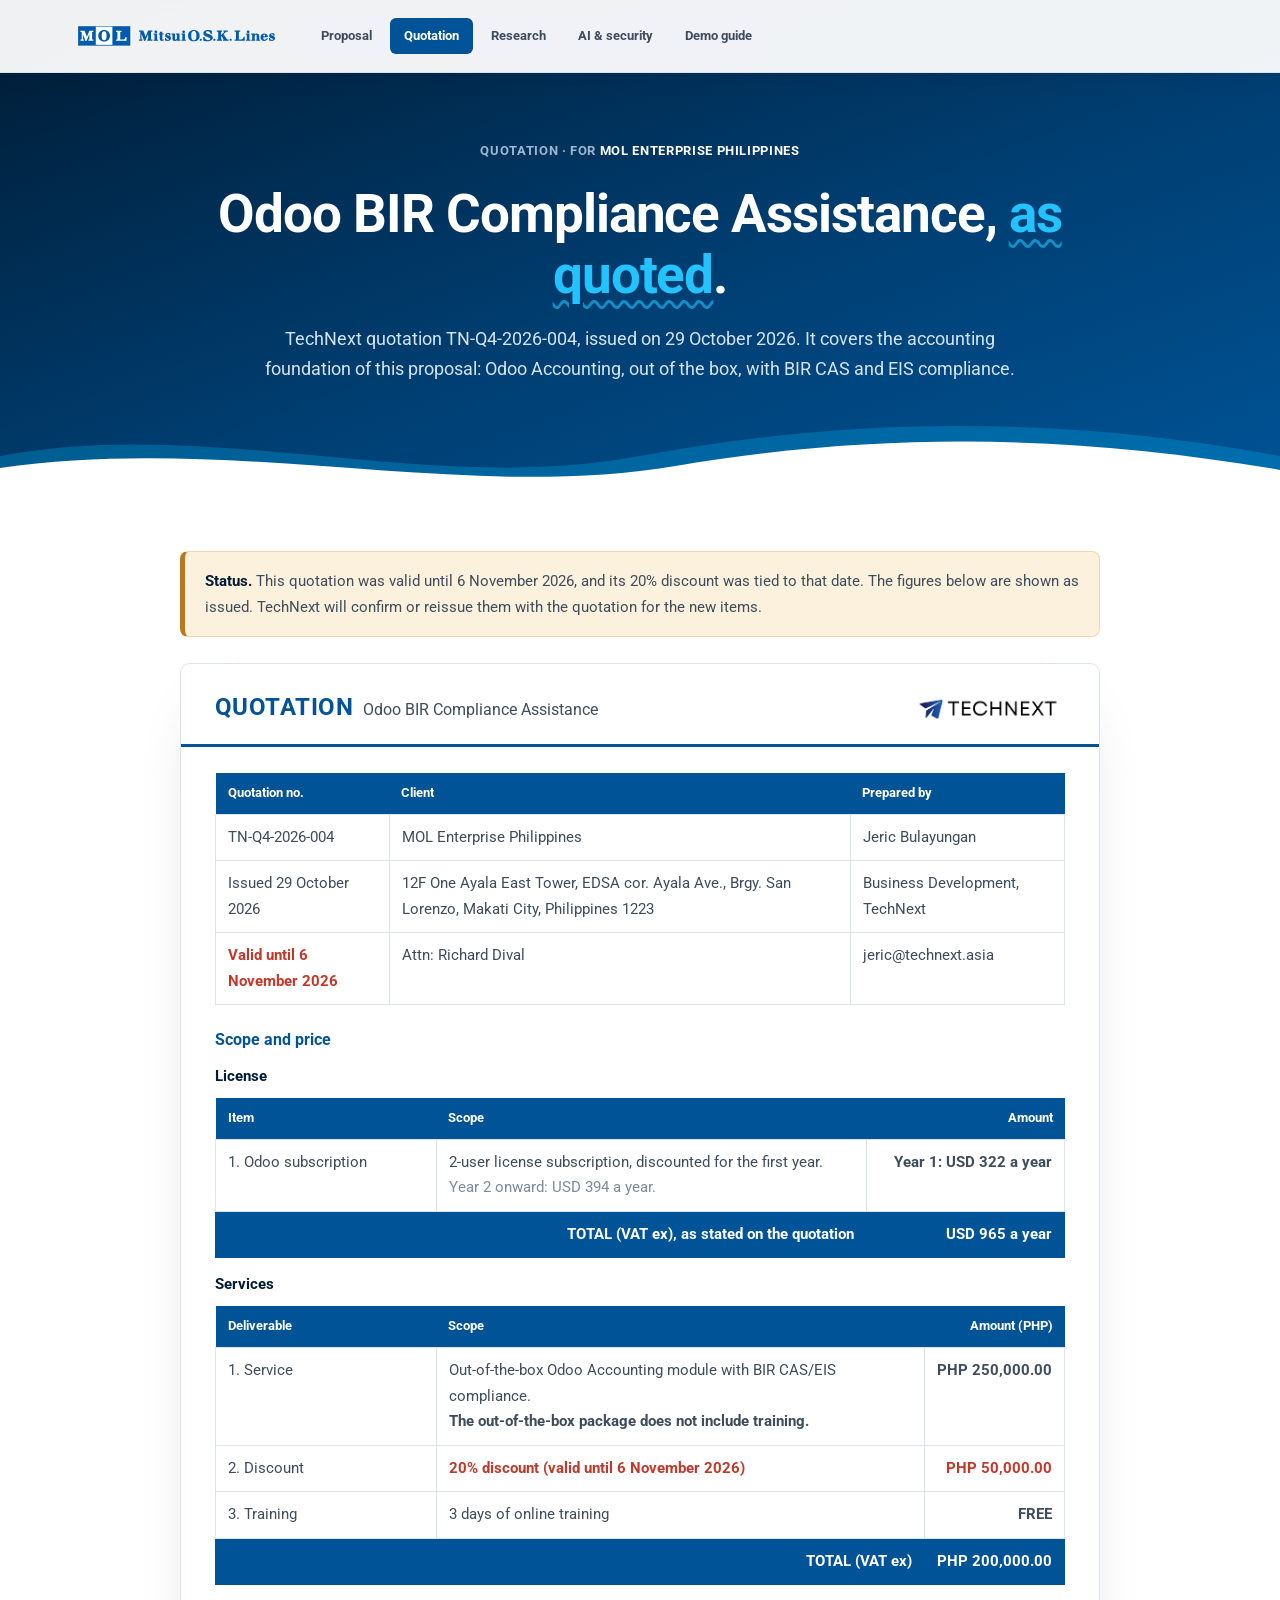
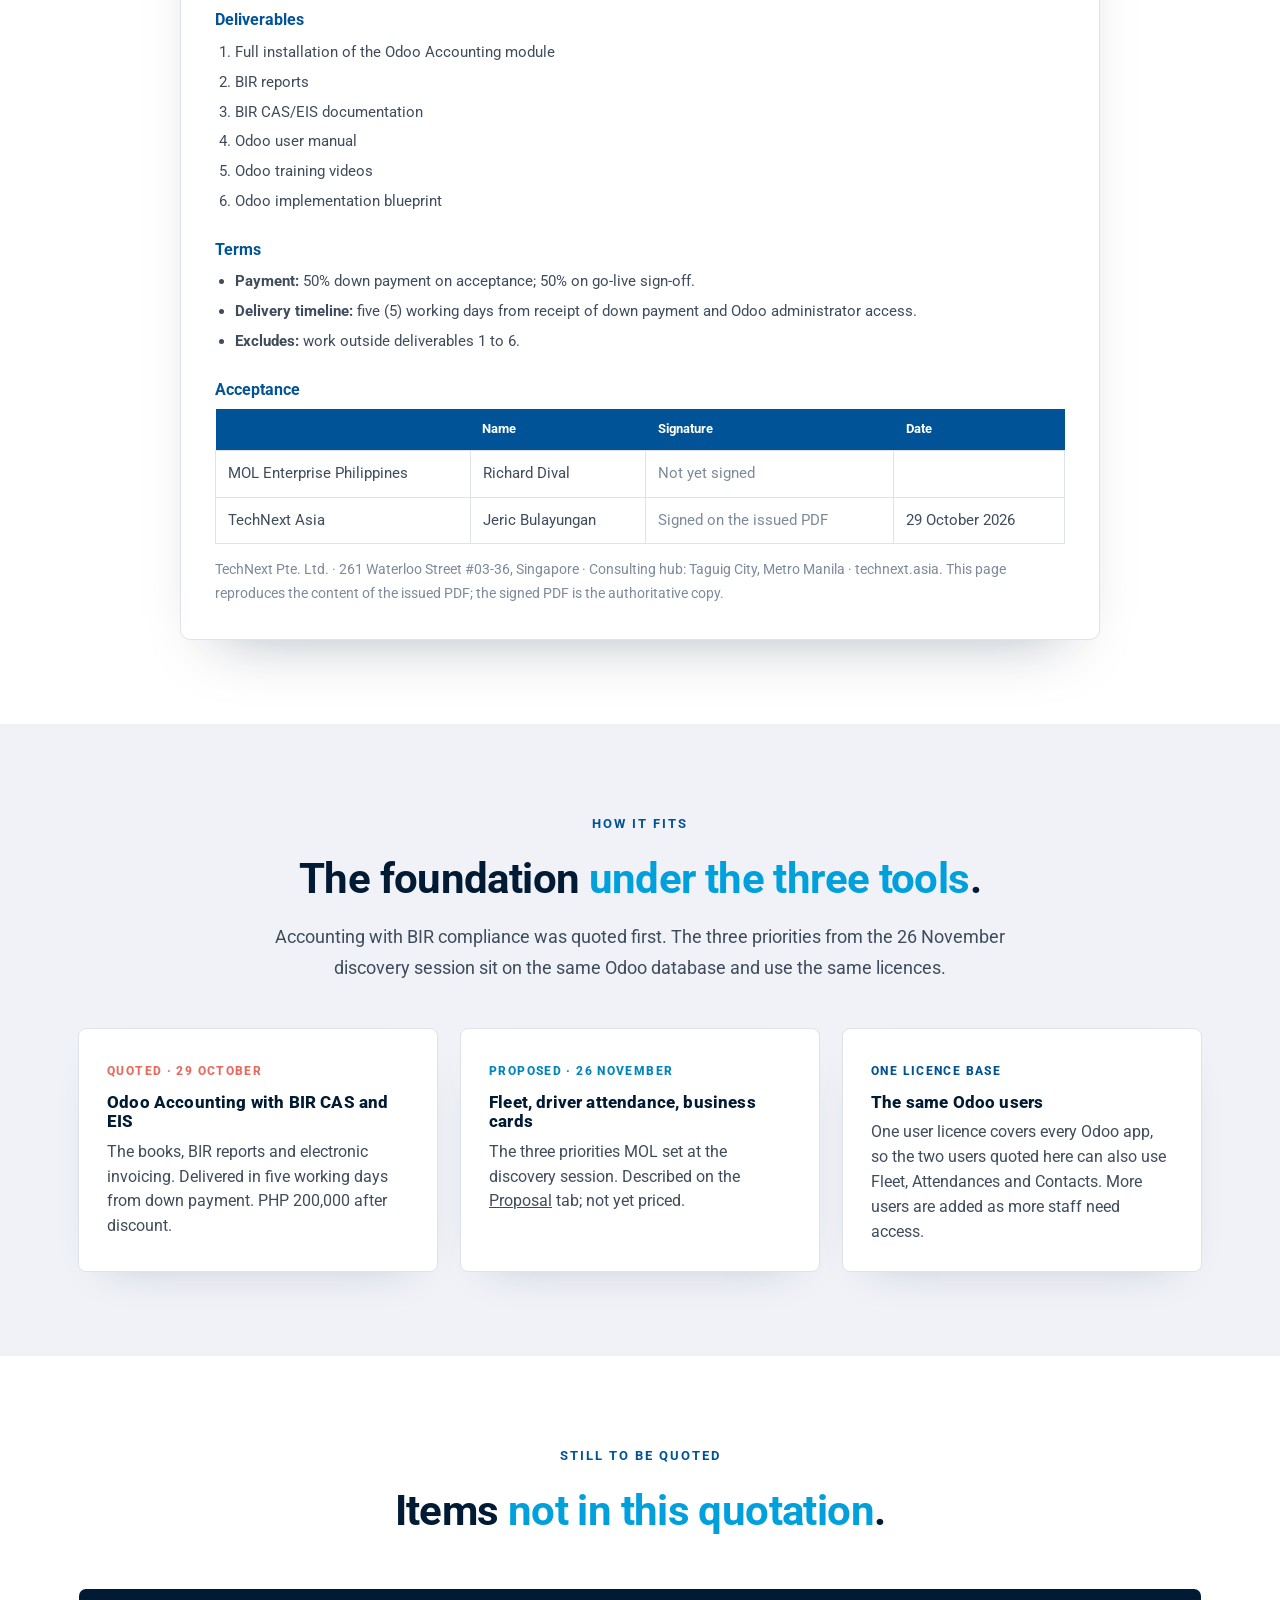
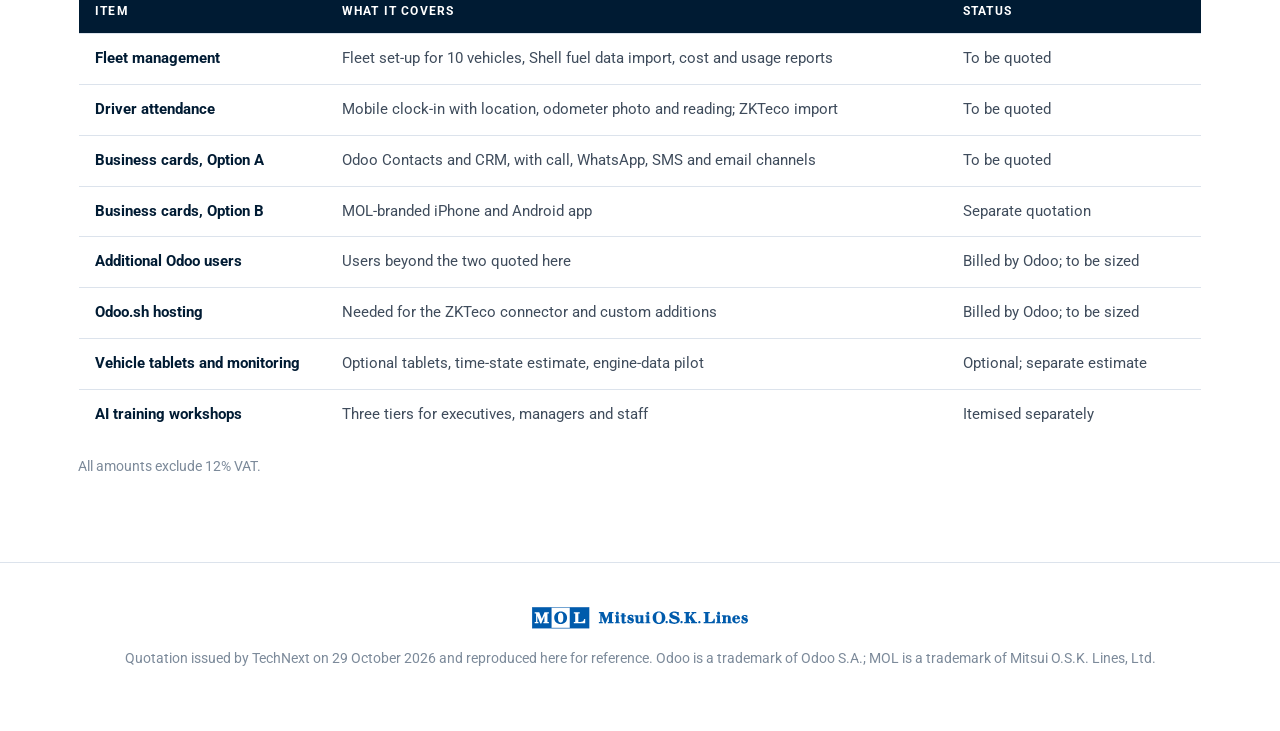
<file: quote.html>
<!DOCTYPE html>
<html lang="en">
<head>
<meta charset="UTF-8"/>
<meta name="viewport" content="width=device-width, initial-scale=1.0"/>
<title>Quotation — MOL Enterprise (Philippines) · TechNext</title>
<meta name="description" content="TechNext quotation TN-Q4-2026-004 for MOL Enterprise Philippines: Odoo BIR Compliance Assistance."/>
<meta name="robots" content="noindex, nofollow"/>
<link rel="icon" href="data:image/svg+xml,<svg xmlns='http://www.w3.org/2000/svg' viewBox='0 0 32 32'><rect width='32' height='32' rx='6' fill='%23005396'/><text x='16' y='22' font-size='17' font-weight='700' font-family='sans-serif' fill='white' text-anchor='middle'>M</text></svg>">
<link rel="preconnect" href="https://fonts.googleapis.com"/>
<link rel="preconnect" href="https://fonts.gstatic.com" crossorigin/>
<link href="https://fonts.googleapis.com/css2?family=Roboto:wght@400;500;700;900&family=Roboto+Slab:wght@500;700&display=swap" rel="stylesheet"/>
<style>
:root{
  --purple:#005396;--purple-dark:#003E71;--purple-light:#E6F0F8;--navy:#001B33;--sky:#22C3FF;
  --teal:#0086BD;--coral:#E8695D;--blue:#007CE1;--mint:#00A0DC;
  --ink:#001B33;--body:#3F4C5C;--muted:#7C8A9A;--line:#DCE3EC;--bg-alt:#F0F2F8;
  --maxw:1180px;
}
*{margin:0;padding:0;box-sizing:border-box}
html{scroll-behavior:smooth;scroll-padding-top:90px}
body{font-family:'Roboto',system-ui,-apple-system,sans-serif;color:var(--body);background:#fff;font-size:17px;line-height:1.7;-webkit-font-smoothing:antialiased;overflow-x:hidden}
img{max-width:100%;display:block}
a{color:inherit;text-decoration:none}
h1,h2,h3{color:var(--ink);font-family:'Roboto',sans-serif;font-weight:700;line-height:1.15;letter-spacing:.01em}
.container{max-width:var(--maxw);margin:0 auto;padding:0 28px}
.center{text-align:center}
.ink-purple{color:var(--purple);text-decoration:underline wavy;text-decoration-color:rgba(0,160,220,.55);text-underline-offset:7px;text-decoration-thickness:2.5px}
.w-teal{color:var(--mint)}.w-coral{color:var(--coral)}.w-blue{color:var(--blue)}
.hl-teal{background:rgba(0,160,220,.22);padding:.02em .18em;border-radius:4px;-webkit-box-decoration-break:clone;box-decoration-break:clone}
.u-blue{background:linear-gradient(var(--blue),var(--blue)) 0 90%/100% 5px no-repeat;padding-bottom:3px}
.eyebrow{display:inline-block;font-size:12.5px;font-weight:700;letter-spacing:.16em;text-transform:uppercase;color:var(--purple);margin-bottom:20px}
.section-h{font-size:clamp(2.3rem,4.8vw,3.6rem);margin:0 auto 18px;max-width:20em}
.section-sub{font-size:1.13rem;max-width:44em;margin:0 auto;color:var(--body)}

/* nav */
#nav{position:fixed;top:0;left:0;right:0;z-index:80;background:rgba(255,255,255,.94);backdrop-filter:blur(14px);border-bottom:1px solid var(--line);box-shadow:0 10px 30px -18px rgba(0,27,51,.25)}
.nav-inner{max-width:var(--maxw);margin:0 auto;padding:14px 28px;display:flex;align-items:center;justify-content:space-between;gap:20px}
.brand{display:flex;align-items:center;gap:10px}
.brand img{height:20px;width:auto}
.by{display:flex;align-items:center;gap:8px;flex:none}.by img{height:17px;width:auto}.by img.tn{height:15px}.by i{font-style:normal;color:var(--muted);font-size:13px}.by small{font-size:10.5px;font-weight:700;letter-spacing:.1em;text-transform:uppercase;color:var(--muted)}
.brand i{font-style:normal;color:var(--muted);font-size:16px}
.nav-links{display:flex;gap:16px;flex-wrap:wrap;justify-content:center;flex:1}
.nav-links a{font-size:13.5px;font-weight:600;white-space:nowrap;transition:color .18s}
.nav-links a:hover,.nav-links a.active{color:var(--purple)}
.nav-links a.active{font-weight:800}
@media(max-width:1080px){.by small{display:none}}
@media(max-width:860px){.nav-inner{flex-wrap:wrap;row-gap:8px;justify-content:space-between}.nav-links{order:3}.nav-links{width:100%;justify-content:center;gap:6px 14px}.nav-links a{font-size:12.5px}}

/* hero */
.page-hero{position:relative;padding:150px 0 130px;text-align:center;color:#D5E4F1;background:linear-gradient(160deg,#001B33 0%,#003E71 55%,#005396 100%);overflow:hidden}
.page-hero h1{color:#fff}.page-hero .eyebrow{color:var(--sky)}.page-hero .section-sub{color:#D5E4F1}
.page-hero .ink-purple{color:var(--sky);text-decoration-color:rgba(34,195,255,.6)}
.hero-logo{height:34px;width:auto;margin:0 auto 34px}
.wave{position:absolute;left:0;right:0;bottom:-1px;width:100%;height:90px;display:block}
.prepared{font-size:13px;font-weight:700;letter-spacing:.05em;color:var(--muted);margin-bottom:22px;text-transform:uppercase}
.prepared{color:#9DB8D1}.prepared b{color:#fff}
.page-hero h1{font-size:clamp(2.5rem,5.6vw,4.1rem);margin:0 auto 18px;max-width:15em}
@media(max-width:860px){.page-hero{padding-top:170px}}

section{padding:84px 0}
section.alt{background:var(--bg-alt)}

/* context strip */
.facts{display:grid;grid-template-columns:repeat(3,1fr);gap:22px;margin-top:44px;text-align:left}
.fact{background:#fff;border:1px solid var(--line);border-radius:14px;padding:26px 28px;box-shadow:0 18px 44px -30px rgba(0,27,51,.25)}
.fact h3{font-family:'Roboto',sans-serif;font-size:1.05rem;font-weight:800;margin-bottom:8px}
.fact p{font-size:.97rem;line-height:1.6}
.fact .tag{display:inline-block;font-size:11.5px;font-weight:800;letter-spacing:.12em;text-transform:uppercase;margin-bottom:12px}
.fact:nth-child(1) .tag{color:var(--coral)}.fact:nth-child(2) .tag{color:var(--teal)}.fact:nth-child(3) .tag{color:var(--purple)}

/* journey map */
.journey{display:grid;grid-template-columns:repeat(3,1fr);gap:22px;margin-top:44px;text-align:left}
.j-col{background:var(--purple-light);border-radius:18px;padding:28px 30px}
.j-col h3{font-size:2rem;margin-bottom:10px}
.j-col a{display:flex;gap:10px;align-items:baseline;padding:7px 0;font-weight:600;font-size:1rem;color:var(--ink);transition:transform .2s,color .2s}
.j-col a:hover{transform:translateX(5px);color:var(--purple)}
.j-col a span{font-family:'Roboto',sans-serif;font-size:1.35rem;color:var(--purple);width:1.1em;flex:none}

/* steps */
.step-head{max-width:820px;margin:0 auto;text-align:center}
.step-num{display:inline-flex;align-items:center;justify-content:center;width:54px;height:54px;border-radius:50%;background:var(--purple);color:#fff;font-family:'Roboto',sans-serif;font-size:2rem;font-weight:700;margin-bottom:16px}
.step-head h2{font-size:clamp(2.2rem,4.4vw,3.3rem);margin-bottom:16px}
.step-head p{font-size:1.08rem}
.shot{position:relative;max-width:1000px;margin:44px auto 0}
.shot::before{content:"";position:absolute;left:50%;top:52%;transform:translate(-50%,-50%) rotate(-5deg);width:106%;height:98%;background:rgba(0,83,150,.07);border-radius:48% 52% 56% 44%/56% 45% 55% 44%;z-index:0;pointer-events:none}
figure.gif{position:relative;z-index:1;background:#fff;border:1px solid var(--line);border-radius:14px;overflow:hidden;box-shadow:0 20px 46px -26px rgba(0,27,51,.34);transition:transform .35s cubic-bezier(.2,.7,.2,1),box-shadow .35s;cursor:zoom-in}
figure.gif:hover{transform:translateY(-5px);box-shadow:0 34px 70px -28px rgba(0,27,51,.45)}
.gif-bar{display:flex;align-items:center;gap:6px;padding:9px 14px;background:#F0F2F8;border-bottom:1px solid var(--line)}
.gif-bar i{width:9px;height:9px;border-radius:50%;background:#c5d0dd}
.gif-bar span{margin-left:8px;font-size:12px;font-weight:700;color:var(--muted);letter-spacing:.02em}
figure.gif img{width:100%;height:auto}
figure.gif figcaption{padding:13px 18px;font-size:.93rem;line-height:1.5;border-top:1px solid var(--line);text-align:left;color:var(--body)}
figure.gif figcaption b{color:var(--ink)}
.duo{display:grid;grid-template-columns:1fr 1fr;gap:26px;max-width:1120px;margin:44px auto 0}
.duo .shot{margin:0;max-width:none}
.duo .shot::before{display:none}
.script-line{font-family:'Roboto',sans-serif;font-size:clamp(1.7rem,3.2vw,2.3rem);font-weight:700;color:var(--ink);text-align:center;margin-top:40px}
.mol-note{max-width:820px;margin:34px auto 0;display:flex;gap:16px;align-items:flex-start;background:#fff;border:1px solid var(--line);border-left:5px solid var(--teal);border-radius:12px;padding:20px 24px;text-align:left;font-size:.99rem;line-height:1.6}
.mol-note b{color:var(--ink)}
.mol-note .lbl{flex:none;font-size:11.5px;font-weight:800;letter-spacing:.12em;text-transform:uppercase;color:var(--teal);padding-top:4px;width:74px}

/* cards */
.cards{columns:2;column-gap:26px;margin-top:44px;text-align:left}
.card{background:#fff;border-radius:14px;padding:28px 32px;box-shadow:0 18px 44px -26px rgba(0,27,51,.25);break-inside:avoid;margin-bottom:26px}
.card h3{font-family:'Roboto',sans-serif;font-size:1.18rem;font-weight:800;margin-bottom:10px}
.card p{font-size:1rem}
.h-left{text-align:left;margin-left:0;max-width:13em}

/* connected apps */
.apps{display:grid;grid-template-columns:repeat(4,1fr);gap:22px;margin-top:44px;text-align:left}
.app{background:#fff;border:1px solid var(--line);border-radius:16px;padding:26px 24px;transition:transform .25s,box-shadow .25s}
.app:hover{transform:translateY(-4px);box-shadow:0 24px 50px -30px rgba(0,27,51,.4)}
.app .ico{width:52px;height:52px;border-radius:13px;display:flex;align-items:center;justify-content:center;margin-bottom:16px;color:#fff}
.app .ico svg{width:26px;height:26px}
.app h3{font-family:'Roboto',sans-serif;font-size:1.1rem;font-weight:800;margin-bottom:8px}
.app p{font-size:.94rem;line-height:1.6}
.app .scope{display:inline-block;margin-top:12px;font-size:11px;font-weight:800;letter-spacing:.1em;text-transform:uppercase;color:var(--teal)}
.app.now{border-color:var(--purple);box-shadow:0 0 0 3px var(--purple-light)}

/* timeline */
.cutover{max-width:900px;margin:44px auto 0;display:grid;grid-template-columns:repeat(4,1fr);gap:0;position:relative;text-align:center}
.cutover::before{content:"";position:absolute;left:12.5%;right:12.5%;top:13px;height:3px;background:var(--line)}
.cut{position:relative;padding:0 10px}
.cut i{display:block;width:28px;height:28px;border-radius:50%;background:#fff;border:4px solid var(--purple);margin:0 auto 14px;position:relative}
.cut.end i{border-color:var(--coral);background:var(--coral)}
.cut b{display:block;color:var(--ink);font-size:.98rem}
.cut span{font-size:.88rem;line-height:1.45;display:block;margin-top:4px}

footer{padding:44px 0 60px;border-top:1px solid var(--line);font-size:.88rem;color:var(--muted);text-align:center}
footer a{color:var(--purple);font-weight:600}

/* lightbox */
#lb{position:fixed;inset:0;z-index:200;background:rgba(0,27,51,.86);display:none;align-items:center;justify-content:center;padding:24px;cursor:zoom-out}
#lb.open{display:flex}
#lb img{max-width:min(1500px,100%);max-height:100%;width:100%;height:auto;object-fit:contain;border-radius:10px;background:#fff}

.section-h{font-size:clamp(1.8rem,3.4vw,2.6rem);letter-spacing:-.015em;line-height:1.2}
.page-hero h1{font-size:clamp(2rem,4.6vw,3.3rem);letter-spacing:-.02em;line-height:1.15;max-width:17em}
.step-head h2{font-size:clamp(1.7rem,3.1vw,2.35rem);letter-spacing:-.015em;line-height:1.2}
.j-col h3{font-size:1.3rem;letter-spacing:0}
.j-col a span{font-size:.95rem;font-weight:900}
.step-num{font-size:1.35rem;font-weight:900;border-radius:6px;width:48px;height:48px}
.script-line{font-family:'Roboto Slab',serif;font-weight:500;font-size:clamp(1.25rem,2.4vw,1.6rem);color:var(--purple)}
.fact,.card,.app,figure.gif,.mol-note,.j-col{border-radius:8px}
.stats{position:relative;z-index:2;display:grid;grid-template-columns:repeat(4,1fr);gap:18px;max-width:1080px;margin:-72px auto 0;padding:0 28px}
.stat{background:#fff;border-radius:8px;padding:22px 24px;box-shadow:0 24px 50px -28px rgba(0,27,51,.45);border-top:4px solid var(--mint);text-align:left}
.stat b{display:block;font-size:2rem;font-weight:900;color:var(--purple);line-height:1.1}
.stat span{display:block;font-size:.88rem;line-height:1.45;margin-top:6px}
.stats-src{text-align:center;font-size:.8rem;color:var(--muted);margin-top:14px}
.stats-src a{text-decoration:underline}
.bridge{max-width:860px;margin:0 auto;border-left:5px solid var(--mint);padding:6px 0 6px 26px;text-align:left}
.bridge q{display:block;font-family:'Roboto Slab',serif;font-size:1.3rem;line-height:1.5;color:var(--ink);quotes:none}
.bridge p{margin-top:12px;font-size:1rem}
footer .f-logo{height:22px;margin:0 auto 18px}
@media(max-width:900px){
  .stats{grid-template-columns:1fr 1fr}
  section{padding:60px 0}
  .facts,.journey,.duo{grid-template-columns:1fr}
  .apps{grid-template-columns:1fr 1fr}
  .cards{columns:1}
  .shot::before{display:none}
  .cutover{grid-template-columns:1fr;gap:22px;text-align:left}
  .cutover::before{display:none}
  .cut{display:grid;grid-template-columns:28px 1fr;column-gap:14px;padding:0}
  .cut i{margin:0;grid-row:span 2}
  .mol-note{flex-direction:column;gap:6px}
}
@media(max-width:520px){.apps{grid-template-columns:1fr}.container{padding:0 18px}}
@media(prefers-reduced-motion:reduce){html{scroll-behavior:auto}*{transition:none!important}}

.tabs{display:flex;gap:4px;background:var(--bg-alt);border-radius:8px;padding:4px;flex:none}
.tabs a{font-size:13px;font-weight:700;padding:7px 14px;border-radius:6px;white-space:nowrap;color:var(--body)}
.tabs a.on{background:var(--purple);color:#fff}
.tabs a:not(.on):hover{color:var(--purple)}
.nav-links{gap:13px;flex-wrap:nowrap}.nav-links a{font-size:13px}.by small{display:none}
.pri{display:grid;grid-template-columns:repeat(3,1fr);gap:22px;margin-top:44px;text-align:left}
.pri .fact{position:relative;padding-top:30px}
.pri .n{position:absolute;top:-18px;left:24px;width:40px;height:40px;border-radius:6px;background:var(--purple);color:#fff;font-weight:900;font-size:1.15rem;display:flex;align-items:center;justify-content:center}
.pri ul,.sol ul{padding-left:18px;margin-top:10px}
.pri li,.sol li{font-size:.96rem;margin:5px 0;line-height:1.55}
.sol{display:grid;grid-template-columns:1fr 1fr;gap:44px;align-items:start;max-width:1080px;margin:0 auto;text-align:left}
.sol h2{font-size:clamp(1.7rem,3.1vw,2.35rem);margin-bottom:14px}
.sol .panel{background:#fff;border:1px solid var(--line);border-radius:8px;padding:26px 28px;box-shadow:0 18px 44px -30px rgba(0,27,51,.25)}
.sol .panel h3{font-size:1.02rem;margin-bottom:6px;letter-spacing:0}
.sol .panel h3+ul{margin-top:4px}
.sol .panel h3:not(:first-child){margin-top:18px}
.flow{display:flex;gap:0;align-items:stretch;flex-wrap:wrap;margin-top:8px}
.flow div{flex:1;min-width:120px;background:var(--purple-light);padding:14px 16px;font-size:.9rem;line-height:1.45;position:relative;margin:0 14px 10px 0;border-radius:6px}
.flow div b{display:block;color:var(--purple);font-size:.78rem;letter-spacing:.1em;text-transform:uppercase;margin-bottom:4px}
.tag2{display:inline-block;font-size:11px;font-weight:700;letter-spacing:.1em;text-transform:uppercase;border-radius:99px;padding:3px 10px;margin-bottom:12px;background:var(--purple-light);color:var(--purple)}
.tag2.p2{background:#FBF1DD;color:#B7791F}
.step-num.sm{width:38px;height:38px;font-size:1.05rem;margin-bottom:12px}
table.inv{width:100%;border-collapse:collapse;background:#fff;border:1px solid var(--line);border-radius:8px;overflow:hidden;font-size:.96rem;text-align:left;margin-top:36px}
table.inv th,table.inv td{padding:13px 18px;border-bottom:1px solid var(--line);vertical-align:top}
table.inv th{background:var(--navy);color:#fff;font-size:12px;letter-spacing:.1em;text-transform:uppercase}
table.inv tr:last-child td{border-bottom:0}
table.inv td:first-child{font-weight:700;color:var(--ink);width:26%}
table.inv td:last-child{white-space:nowrap;color:var(--purple);font-weight:700}
.tw{overflow-x:auto}
.fine{font-size:.86rem;color:var(--muted);margin-top:14px;text-align:left}
.next{display:grid;grid-template-columns:repeat(4,1fr);gap:18px;margin-top:40px;text-align:left}
.next .fact b.who{display:block;font-size:11px;letter-spacing:.12em;text-transform:uppercase;color:var(--teal);margin-bottom:8px}
@media(max-width:1180px){.nav-links{display:none}}
@media(max-width:900px){.pri,.sol,.next{grid-template-columns:1fr}.sol{gap:26px}.pri{gap:34px}}
@media(max-width:520px){.next{grid-template-columns:1fr}.by{display:none}}

.doc-meta{display:flex;flex-wrap:wrap;justify-content:center;gap:10px 28px;margin-top:30px;font-size:.85rem;color:#9DB8D1}
.doc-meta b{color:#fff;font-weight:700}
.exec{max-width:900px;margin:0 auto;text-align:left}
.exec .lead{font-family:'Roboto Slab',serif;font-size:1.35rem;line-height:1.5;color:var(--ink);border-left:5px solid var(--mint);padding-left:24px;margin-bottom:26px}
.exec p{margin-bottom:14px}
.two{display:grid;grid-template-columns:1fr 1fr;gap:24px;margin-top:40px;text-align:left}
.two .fact ul{padding-left:18px;margin-top:8px}.two .fact li{font-size:.96rem;margin:6px 0;line-height:1.55}
.kpi{display:grid;grid-template-columns:repeat(4,1fr);gap:18px;margin-top:40px;text-align:left}
.kpi .fact b.big{display:block;font-size:1.5rem;font-weight:900;color:var(--purple);line-height:1.2;margin-bottom:8px}
.days{display:grid;grid-template-columns:repeat(3,1fr);gap:22px;margin-top:40px;text-align:left}
.day{background:#fff;border:1px solid var(--line);border-radius:8px;overflow:hidden}
.day h3{background:var(--navy);color:#fff;font-size:1.02rem;padding:16px 22px;letter-spacing:0}
.day h3 small{display:block;font-weight:400;font-size:.8rem;color:#9DB8D1;margin-top:2px}
.day ol{list-style:none;padding:8px 22px 18px;counter-reset:d}
.day li{position:relative;padding:12px 0 12px 34px;font-size:.95rem;line-height:1.5;border-bottom:1px dashed var(--line)}
.day li:last-child{border-bottom:0}
.day li::before{counter-increment:d;content:counter(d);position:absolute;left:0;top:13px;width:22px;height:22px;border-radius:50%;background:var(--purple-light);color:var(--purple);font-size:.75rem;font-weight:900;display:flex;align-items:center;justify-content:center}
.gal{display:grid;grid-template-columns:repeat(3,1fr);gap:20px;margin-top:40px}
.gal figure.gif figcaption{font-size:.88rem}
.plan{margin-top:40px;text-align:left}
.ph-row{display:grid;grid-template-columns:150px 1fr 1.2fr;gap:22px;padding:20px 0;border-top:1px solid var(--line);align-items:start}
.ph-row:last-child{border-bottom:1px solid var(--line)}
.ph-row .wk{font-weight:900;color:var(--purple);font-size:.95rem}
.ph-row .wk small{display:block;font-weight:500;color:var(--muted);font-size:.8rem;margin-top:2px}
.ph-row h3{font-size:1.08rem;letter-spacing:0;margin-bottom:4px}
.ph-row p{font-size:.95rem;line-height:1.55}
.ph-row .gate{font-size:.9rem;background:var(--purple-light);border-radius:6px;padding:10px 14px}
.ph-row .gate b{color:var(--purple);font-size:.72rem;letter-spacing:.1em;text-transform:uppercase;display:block;margin-bottom:2px}
.team{display:grid;grid-template-columns:1fr 1fr;gap:24px;margin-top:40px;text-align:left}
.team table{width:100%;border-collapse:collapse;font-size:.95rem}
.team td{padding:10px 0;border-bottom:1px solid var(--line);vertical-align:top}
.team td:first-child{font-weight:700;color:var(--ink);width:42%;padding-right:12px}
.team tr:last-child td{border-bottom:0}
@media(max-width:900px){.two,.kpi,.days,.gal,.team{grid-template-columns:1fr}.ph-row{grid-template-columns:1fr;gap:8px}}
@media(min-width:901px) and (max-width:1100px){.kpi{grid-template-columns:1fr 1fr}.gal{grid-template-columns:1fr 1fr}}

/* ---- round 3: citations, motion, phones, workflows ---- */
.cite a{font-size:.68em;font-weight:700;color:var(--teal);padding:0 1px;text-decoration:none}
.cite a:hover{text-decoration:underline}
html.js .rv{opacity:0;transform:translateY(22px);transition:opacity .7s ease,transform .7s cubic-bezier(.2,.7,.2,1)}
html.js .rv.in{opacity:1;transform:none}
.opt2{display:grid;grid-template-columns:1fr 1fr;gap:26px;margin-top:40px;text-align:left}
.opt{background:#fff;border:1px solid var(--line);border-radius:10px;padding:30px 30px 26px;position:relative;box-shadow:0 18px 44px -30px rgba(0,27,51,.25)}
.opt.rec{border:2px solid var(--purple)}
.opt .badge{position:absolute;top:-13px;left:26px;background:var(--purple);color:#fff;font-size:11px;font-weight:700;letter-spacing:.1em;text-transform:uppercase;padding:4px 12px;border-radius:99px}
.opt .badge.alt{background:var(--mint)}
.opt h3{font-size:1.35rem;letter-spacing:-.01em;margin:6px 0 8px}
.opt>p{font-size:.98rem}
.opt ul{list-style:none;margin-top:14px}
.opt li{position:relative;padding:7px 0 7px 28px;font-size:.95rem;line-height:1.5;border-top:1px dashed var(--line)}
.opt li::before{content:"";position:absolute;left:2px;top:13px;width:14px;height:8px;border-left:2.5px solid var(--mint);border-bottom:2.5px solid var(--mint);transform:rotate(-45deg)}
.opt li.no::before{border:0;width:12px;height:2.5px;background:var(--muted);transform:none;top:17px}
.opt .when{margin-top:16px;background:var(--bg-alt);border-radius:6px;padding:12px 14px;font-size:.92rem}
.opt .when b{color:var(--ink)}
.showcase{display:grid;grid-template-columns:auto 1fr;gap:54px;align-items:center;max-width:1080px;margin:56px auto 0;text-align:left}
.phones{display:flex;gap:22px;align-items:flex-end}
.phone{width:218px;border-radius:30px;background:#0b1e33;padding:9px;box-shadow:0 40px 70px -30px rgba(0,27,51,.6);flex:none}
.phone.b{transform:translateY(-22px)}
.scr{background:#fff;border-radius:22px;overflow:hidden;height:420px;display:flex;flex-direction:column;font-size:11.5px;line-height:1.35;color:var(--body)}
.scr .top{background:var(--purple);color:#fff;padding:12px 14px 11px;font-weight:700;font-size:12.5px;display:flex;align-items:center;gap:8px}
.scr .top{justify-content:space-between}.scr .top img{height:10px;max-width:60%}.scr .top span{white-space:nowrap}
.scr .bd{padding:13px 14px;flex:1}
.bcard{position:relative;border-radius:8px;background:linear-gradient(135deg,#f7f9fc,#e6eef7);border:1px solid var(--line);height:112px;padding:13px 12px;overflow:hidden}
.bcard b{display:block;color:var(--ink);font-size:12.5px}
.bcard i{display:block;font-style:normal;font-size:10px;color:var(--muted)}
.bcard .co{position:absolute;right:12px;bottom:10px;font-weight:900;color:var(--purple);font-size:10.5px;letter-spacing:.06em}
.bcard::after{content:"";position:absolute;left:0;right:0;height:3px;background:var(--sky);box-shadow:0 0 14px 4px rgba(34,195,255,.55);top:0;animation:scan 2.6s ease-in-out infinite}
@keyframes scan{0%,100%{top:4%}50%{top:92%}}
.fld{margin-top:9px;border-bottom:1px solid var(--line);padding-bottom:6px;opacity:0;animation:fin 7s infinite}
.fld small{display:block;font-size:9px;letter-spacing:.08em;text-transform:uppercase;color:var(--muted)}
.fld span{color:var(--ink);font-weight:500}
.fld:nth-of-type(2){animation-delay:.5s}.fld:nth-of-type(3){animation-delay:1s}.fld:nth-of-type(4){animation-delay:1.5s}.fld:nth-of-type(5){animation-delay:2s}
@keyframes fin{0%,6%{opacity:0;transform:translateY(5px)}14%,92%{opacity:1;transform:none}100%{opacity:0}}
.savebtn{margin-top:12px;background:var(--purple);color:#fff;text-align:center;border-radius:8px;padding:9px;font-weight:700;font-size:12px}
.who{display:flex;gap:10px;align-items:center;margin-bottom:12px}
.who .av{width:42px;height:42px;border-radius:50%;background:var(--purple-light);color:var(--purple);font-weight:900;display:flex;align-items:center;justify-content:center;font-size:14px}
.who b{display:block;color:var(--ink);font-size:13px}
.acts{display:grid;grid-template-columns:repeat(4,1fr);gap:6px;margin-bottom:12px}
.act{border-radius:10px;padding:9px 2px 7px;text-align:center;font-size:9.5px;font-weight:700;color:#fff;animation:pop 6s infinite}
.act svg{width:17px;height:17px;display:block;margin:0 auto 4px}
.act:nth-child(1){background:#1F8A5B}.act:nth-child(2){background:#25a366;animation-delay:.4s}.act:nth-child(3){background:#005396;animation-delay:.8s}.act:nth-child(4){background:#7C5CBF;animation-delay:1.2s}
@keyframes pop{0%,8%{transform:scale(1)}4%{transform:scale(1.09)}}
.row2{display:flex;justify-content:space-between;padding:7px 0;border-top:1px solid var(--line)}
.row2 span:last-child{color:var(--ink);font-weight:500}
.tophone{margin-top:10px;border:1.5px solid var(--purple);color:var(--purple);border-radius:8px;text-align:center;padding:8px;font-weight:700;font-size:11.5px}
.feat{display:grid;grid-template-columns:1fr 1fr;gap:14px 26px}
.feat div{padding-left:44px;position:relative}
.feat .ic{position:absolute;left:0;top:2px;width:32px;height:32px;border-radius:8px;background:var(--purple-light);color:var(--purple);display:flex;align-items:center;justify-content:center}
.feat .ic svg{width:17px;height:17px}
.feat b{display:block;color:var(--ink);font-size:.98rem}
.feat span{font-size:.9rem;line-height:1.5;display:block}
.bene{display:grid;grid-template-columns:repeat(4,1fr);gap:18px;margin-top:44px;text-align:left}
.bene .fact b.big{display:block;font-size:1.25rem;font-weight:900;color:var(--purple);margin-bottom:6px;line-height:1.2}
.chan{display:grid;grid-template-columns:repeat(5,1fr);gap:16px;margin-top:40px;text-align:left}
.chan .fact{padding:22px 20px}
.chan .ico2{width:42px;height:42px;border-radius:10px;display:flex;align-items:center;justify-content:center;color:#fff;margin-bottom:12px}
.chan .ico2 svg{width:21px;height:21px}
.chan small{display:block;margin-top:8px;font-size:.8rem;color:var(--muted);line-height:1.45}
/* workflows */
.wfs{display:grid;gap:22px;margin-top:40px;text-align:left}
.wf{background:#fff;border:1px solid var(--line);border-radius:10px;padding:22px 24px 20px}
.wf h3{font-size:1.08rem;letter-spacing:0;margin-bottom:2px}
.wf>p{font-size:.92rem;margin-bottom:16px;color:var(--body)}
.lane{display:flex;align-items:stretch;gap:0}
.nd{flex:1;min-width:0;background:var(--purple-light);border-radius:8px;padding:12px 12px 11px;font-size:.84rem;line-height:1.4;position:relative}
.nd b{display:block;color:var(--purple);font-size:.72rem;letter-spacing:.08em;text-transform:uppercase;margin-bottom:3px}
.nd.dk{background:var(--navy);color:#D5E4F1}.nd.dk b{color:var(--sky)}
.nd.bl{background:var(--purple);color:#E6F0F8}.nd.bl b{color:#fff}
.ar{flex:none;width:34px;position:relative;align-self:center;height:2px;background:repeating-linear-gradient(90deg,var(--purple) 0 6px,transparent 6px 11px);background-size:22px 2px;animation:dash 1.1s linear infinite}
.ar::after{content:"";position:absolute;right:-1px;top:-4px;border-left:7px solid var(--purple);border-top:5px solid transparent;border-bottom:5px solid transparent}
@keyframes dash{to{background-position:22px 0}}
.states{display:flex;gap:10px;flex-wrap:wrap;margin-top:14px}
.st{display:flex;align-items:center;gap:8px;border-radius:99px;padding:6px 14px 6px 10px;font-size:.84rem;font-weight:700;background:var(--bg-alt);color:var(--ink)}
.st i{width:10px;height:10px;border-radius:50%;display:block}
.st.mv i{background:#1F8A5B;animation:pulse 1s infinite}.st.id i{background:#E8A13D;animation:pulse 2.2s infinite}.st.pk i{background:#8A97A6}
@keyframes pulse{0%{box-shadow:0 0 0 0 rgba(31,138,91,.5)}100%{box-shadow:0 0 0 9px rgba(31,138,91,0)}}
table.cmp{width:100%;border-collapse:collapse;background:#fff;border:1px solid var(--line);border-radius:8px;overflow:hidden;font-size:.95rem;text-align:left;margin-top:34px}
table.cmp th,table.cmp td{padding:12px 16px;border-bottom:1px solid var(--line);vertical-align:top}
table.cmp th{background:var(--navy);color:#fff;font-size:12px;letter-spacing:.1em;text-transform:uppercase}
table.cmp td:first-child{font-weight:700;color:var(--ink);width:22%}
table.cmp tr:last-child td{border-bottom:0}
.faq{max-width:880px;margin:36px auto 0;text-align:left}
.faq details{border-top:1px solid var(--line);padding:16px 4px}
.faq details:last-child{border-bottom:1px solid var(--line)}
.faq summary{font-weight:700;color:var(--ink);cursor:pointer;font-size:1.02rem;list-style:none;display:flex;justify-content:space-between;gap:16px}
.faq summary::after{content:"+";color:var(--purple);font-weight:900;font-size:1.2rem;line-height:1}
.faq details[open] summary::after{content:"–"}
.faq p{margin-top:10px;font-size:.97rem}
.refs{max-width:920px;margin:28px auto 0;text-align:left;font-size:.88rem;line-height:1.55;columns:2;column-gap:36px}
.refs li{margin:0 0 8px 18px;break-inside:avoid}
.refs a{color:var(--purple);text-decoration:underline;word-break:break-word}
:target{scroll-margin-top:100px}
.refs li:target{background:var(--purple-light);border-radius:4px}
@media(max-width:1000px){.showcase{grid-template-columns:1fr;gap:34px}.phones{justify-content:center}.chan{grid-template-columns:1fr 1fr}.bene{grid-template-columns:1fr 1fr}}
@media(max-width:900px){.opt2,.feat{grid-template-columns:1fr}.lane{flex-direction:column}.ar{width:2px;height:22px;align-self:flex-start;margin-left:26px;background:repeating-linear-gradient(180deg,var(--purple) 0 6px,transparent 6px 11px)}.ar::after{right:-4px;top:auto;bottom:-2px;border-top:7px solid var(--purple);border-left:5px solid transparent;border-right:5px solid transparent;border-bottom:0}.refs{columns:1}}
@media(max-width:520px){.phone{width:150px}.scr{height:330px;font-size:9.5px}.phone.b{transform:none}.chan,.bene{grid-template-columns:1fr}}
@media(prefers-reduced-motion:reduce){.bcard::after,.fld,.act,.ar,.st i{animation:none!important}.fld{opacity:1}html.js .rv{opacity:1;transform:none}}

/* ---- review round 2 fixes ---- */
@media(max-width:860px){.tabs{order:2;width:100%;overflow-x:auto;-webkit-overflow-scrolling:touch;scrollbar-width:none}.tabs::-webkit-scrollbar{display:none}.tabs a{font-size:11.5px;padding:7px 8px;flex:none;text-align:center}}
@media(max-width:900px){.next.n3{grid-template-columns:1fr!important}}
@media(max-width:520px){.phones{gap:10px}.phone{width:156px;padding:7px;border-radius:24px}.scr{border-radius:18px;height:340px;font-size:9.5px}.scr .top{padding:9px 10px;font-size:10.5px}.scr .top img{display:none}.scr .bd{padding:9px 9px}.bcard{height:84px;padding:9px}.bcard b{font-size:10.5px}.bcard i:nth-of-type(n+2){display:none}.bcard .co{font-size:8.5px;right:9px;bottom:7px}.acts{gap:3px}.act{font-size:7.5px;padding:7px 0 5px;border-radius:7px}.act svg{width:13px;height:13px}.who .av{width:32px;height:32px;font-size:11px}.who b{font-size:11px}.savebtn,.tophone{font-size:9.5px;padding:7px}}

.page-hero.slim{padding:140px 0 110px}
.qsheet{max-width:920px;margin:0 auto;background:#fff;border:1px solid var(--line);border-radius:10px;box-shadow:0 30px 60px -36px rgba(0,27,51,.35);overflow:hidden;text-align:left}
.qhead{display:flex;justify-content:space-between;align-items:flex-end;gap:20px;flex-wrap:wrap;padding:30px 34px 22px;border-bottom:3px solid var(--purple)}
.qhead img{height:26px}
.qhead h2{font-size:1.5rem;letter-spacing:.02em;color:var(--purple)}
.qhead h2 span{font-weight:400;color:var(--body);font-size:1rem;margin-left:10px;letter-spacing:0}
.qbody{padding:26px 34px 34px}
.qbody h3{font-size:1rem;color:var(--purple);letter-spacing:0;margin:26px 0 10px}
.qbody h4{font-size:.95rem;color:var(--ink);margin:14px 0 8px}
table.q{width:100%;border-collapse:collapse;font-size:.94rem}
table.q th{background:var(--purple);color:#fff;text-align:left;padding:9px 12px;font-size:.84rem}
table.q td{border:1px solid var(--line);padding:10px 12px;vertical-align:top}
table.q td.amt,table.q th.amt{text-align:right;white-space:nowrap;font-weight:700}
table.q tr.tot td{background:var(--purple);color:#fff;font-weight:700;border-color:var(--purple)}
.red{color:#C0392B;font-weight:700}
.qbody ol,.qbody ul{padding-left:20px}.qbody li{margin:4px 0;font-size:.95rem}
.status{max-width:920px;margin:0 auto 26px;display:flex;gap:14px;align-items:flex-start;background:#FBF1DD;border:1px solid #EBD9AE;border-left:5px solid #B7791F;border-radius:8px;padding:16px 20px;text-align:left;font-size:.96rem}
.status b{color:var(--ink)}
.nav-inner{justify-content:flex-start}.tabs{margin-left:8px}.by{margin-left:auto}
</style>
<script>document.documentElement.classList.add("js")</script>
</head>
<body>
<nav id="nav">
  <div class="nav-inner">
    <a href="index.html" class="brand"><img src="img/mol_logo.svg" alt="MOL Mitsui O.S.K. Lines"/></a>
    <div class="tabs"><a href="index.html">Proposal</a><a class="on" href="quote.html">Quotation</a><a href="research.html">Research</a><a href="ai.html">AI &amp; security</a><a href="demo.html">Demo guide</a></div>
  </div>
</nav>

<header class="page-hero slim" id="top">
  <div class="container">
    <p class="prepared">Quotation · for <b>MOL Enterprise Philippines</b></p>
    <h1>Odoo BIR Compliance Assistance, <span class="ink-purple">as quoted</span>.</h1>
    <p class="section-sub">TechNext quotation TN-Q4-2026-004, issued on 29 October 2026. It covers the accounting foundation of this proposal: Odoo Accounting, out of the box, with BIR CAS and EIS compliance.</p>
  </div>
  <svg class="wave" viewBox="0 0 1440 90" preserveAspectRatio="none" aria-hidden="true"><path d="M0 50 C 240 10, 480 90, 720 50 S 1200 10, 1440 50 V90 H0Z" fill="#00A0DC" opacity=".35"/><path d="M0 62 C 260 28, 520 96, 760 60 S 1220 30, 1440 64 V90 H0Z" fill="#fff"/></svg>
</header>

<section id="issued" style="padding-top:56px">
  <div class="container">
    <div class="status"><span><b>Status.</b> This quotation was valid until 6 November 2026, and its 20% discount was tied to that date. The figures below are shown as issued. TechNext will confirm or reissue them with the quotation for the new items.</span></div>
    <div class="qsheet">
      <div class="qhead"><h2>QUOTATION<span>Odoo BIR Compliance Assistance</span></h2><img src="img/technext_logo.png" alt="TechNext"/></div>
      <div class="qbody">
        <table class="q">
          <tr><th>Quotation no.</th><th>Client</th><th>Prepared by</th></tr>
          <tr><td>TN-Q4-2026-004</td><td>MOL Enterprise Philippines</td><td>Jeric Bulayungan</td></tr>
          <tr><td>Issued 29 October 2026</td><td>12F One Ayala East Tower, EDSA cor. Ayala Ave., Brgy. San Lorenzo, Makati City, Philippines 1223</td><td>Business Development, TechNext</td></tr>
          <tr><td><span class="red">Valid until 6 November 2026</span></td><td>Attn: Richard Dival</td><td>jeric@technext.asia</td></tr>
        </table>

        <h3>Scope and price</h3>
        <h4>License</h4>
        <table class="q">
          <tr><th style="width:26%">Item</th><th>Scope</th><th class="amt">Amount</th></tr>
          <tr><td>1. Odoo subscription</td><td>2-user license subscription, discounted for the first year.<br><span style="color:var(--muted)">Year 2 onward: USD 394 a year.</span></td><td class="amt">Year 1: USD 322 a year</td></tr>
          <tr class="tot"><td colspan="2" style="text-align:right">TOTAL (VAT ex), as stated on the quotation</td><td class="amt">USD 965 a year</td></tr>
        </table>

        <h4>Services</h4>
        <table class="q">
          <tr><th style="width:26%">Deliverable</th><th>Scope</th><th class="amt">Amount (PHP)</th></tr>
          <tr><td>1. Service</td><td>Out-of-the-box Odoo Accounting module with BIR CAS/EIS compliance.<br><b>The out-of-the-box package does not include training.</b></td><td class="amt">PHP 250,000.00</td></tr>
          <tr><td>2. Discount</td><td><span class="red">20% discount (valid until 6 November 2026)</span></td><td class="amt"><span class="red">PHP 50,000.00</span></td></tr>
          <tr><td>3. Training</td><td>3 days of online training</td><td class="amt">FREE</td></tr>
          <tr class="tot"><td colspan="2" style="text-align:right">TOTAL (VAT ex)</td><td class="amt">PHP 200,000.00</td></tr>
        </table>

        <h3>Deliverables</h3>
        <ol>
          <li>Full installation of the Odoo Accounting module</li>
          <li>BIR reports</li>
          <li>BIR CAS/EIS documentation</li>
          <li>Odoo user manual</li>
          <li>Odoo training videos</li>
          <li>Odoo implementation blueprint</li>
        </ol>

        <h3>Terms</h3>
        <ul>
          <li><b>Payment:</b> 50% down payment on acceptance; 50% on go-live sign-off.</li>
          <li><b>Delivery timeline:</b> five (5) working days from receipt of down payment and Odoo administrator access.</li>
          <li><b>Excludes:</b> work outside deliverables 1 to 6.</li>
        </ul>

        <h3>Acceptance</h3>
        <table class="q">
          <tr><th style="width:30%"></th><th>Name</th><th>Signature</th><th>Date</th></tr>
          <tr><td>MOL Enterprise Philippines</td><td>Richard Dival</td><td style="color:var(--muted)">Not yet signed</td><td></td></tr>
          <tr><td>TechNext Asia</td><td>Jeric Bulayungan</td><td style="color:var(--muted)">Signed on the issued PDF</td><td>29 October 2026</td></tr>
        </table>
        <p class="fine">TechNext Pte. Ltd. · 261 Waterloo Street #03-36, Singapore · Consulting hub: Taguig City, Metro Manila · technext.asia. This page reproduces the content of the issued PDF; the signed PDF is the authoritative copy.</p>
      </div>
    </div>
  </div>
</section>

<section id="fit" class="alt">
  <div class="container center">
    <span class="eyebrow">How it fits</span>
    <h2 class="section-h">The foundation <span class="w-teal">under the three tools</span>.</h2>
    <p class="section-sub">Accounting with BIR compliance was quoted first. The three priorities from the 26 November discovery session sit on the same Odoo database and use the same licences.</p>
    <div class="facts">
      <div class="fact rv"><span class="tag">Quoted · 29 October</span><h3>Odoo Accounting with BIR CAS and EIS</h3><p>The books, BIR reports and electronic invoicing. Delivered in five working days from down payment. PHP 200,000 after discount.</p></div>
      <div class="fact rv"><span class="tag">Proposed · 26 November</span><h3>Fleet, driver attendance, business cards</h3><p>The three priorities MOL set at the discovery session. Described on the <a href="index.html" style="text-decoration:underline">Proposal</a> tab; not yet priced.</p></div>
      <div class="fact rv"><span class="tag">One licence base</span><h3>The same Odoo users</h3><p>One user licence covers every Odoo app, so the two users quoted here can also use Fleet, Attendances and Contacts. More users are added as more staff need access.</p></div>
    </div>
  </div>
</section>

<section id="open">
  <div class="container center">
    <span class="eyebrow">Still to be quoted</span>
    <h2 class="section-h">Items <span class="w-teal">not in this quotation</span>.</h2>
    <div class="tw"><table class="cmp">
      <tr><th>Item</th><th>What it covers</th><th>Status</th></tr>
      <tr><td>Fleet management</td><td>Fleet set-up for 10 vehicles, Shell fuel data import, cost and usage reports</td><td>To be quoted</td></tr>
      <tr><td>Driver attendance</td><td>Mobile clock-in with location, odometer photo and reading; ZKTeco import</td><td>To be quoted</td></tr>
      <tr><td>Business cards, Option A</td><td>Odoo Contacts and CRM, with call, WhatsApp, SMS and email channels</td><td>To be quoted</td></tr>
      <tr><td>Business cards, Option B</td><td>MOL-branded iPhone and Android app</td><td>Separate quotation</td></tr>
      <tr><td>Additional Odoo users</td><td>Users beyond the two quoted here</td><td>Billed by Odoo; to be sized</td></tr>
      <tr><td>Odoo.sh hosting</td><td>Needed for the ZKTeco connector and custom additions</td><td>Billed by Odoo; to be sized</td></tr>
      <tr><td>Vehicle tablets and monitoring</td><td>Optional tablets, time-state estimate, engine-data pilot</td><td>Optional; separate estimate</td></tr>
      <tr><td>AI training workshops</td><td>Three tiers for executives, managers and staff</td><td>Itemised separately</td></tr>
    </table></div>
    <p class="fine">All amounts exclude 12% VAT.</p>
  </div>
</section>

<footer>
  <div class="container">
    <img class="f-logo" src="img/mol_logo.svg" alt="MOL"/>
    <p>Quotation issued by TechNext on 29 October 2026 and reproduced here for reference. Odoo is a trademark of Odoo S.A.; MOL is a trademark of Mitsui O.S.K. Lines, Ltd.</p>
  </div>
</footer>

<div id="lb" role="dialog" aria-label="Enlarged clip"><img alt=""/></div>
<script>
(function(){
  var lb=document.getElementById('lb'),im=lb.querySelector('img');
  document.querySelectorAll('figure.gif').forEach(function(f){
    f.addEventListener('click',function(){var s=f.querySelector('img');im.src=s.src;im.alt=s.alt;lb.classList.add('open');});
  });
  function close(){lb.classList.remove('open');im.removeAttribute('src');}
  lb.addEventListener('click',close);
  document.addEventListener('keydown',function(e){if(e.key==='Escape')close();});
  var rv=[].slice.call(document.querySelectorAll('.rv, .stat'));
  rv.forEach(function(e){e.classList.add('rv');});
  if('IntersectionObserver' in window){var io=new IntersectionObserver(function(es){es.forEach(function(x){if(x.isIntersecting){x.target.classList.add('in');io.unobserve(x.target);}});},{rootMargin:'0px 0px -6% 0px'});rv.forEach(function(e){io.observe(e);});}
  else{rv.forEach(function(e){e.classList.add('in');});}
  setTimeout(function(){rv.forEach(function(e){e.classList.add('in');});},4000);
  var links=[].slice.call(document.querySelectorAll('.nav-links a'));
  var map=links.map(function(a){return document.querySelector(a.getAttribute('href'));});
  window.addEventListener('scroll',function(){
    var y=window.scrollY+140,cur=0;
    map.forEach(function(s,i){if(s&&s.offsetTop<=y)cur=i;});
    links.forEach(function(a,i){a.classList.toggle('active',i===cur);});
  },{passive:true});
})();
</script>
</body>
</html>
</file>
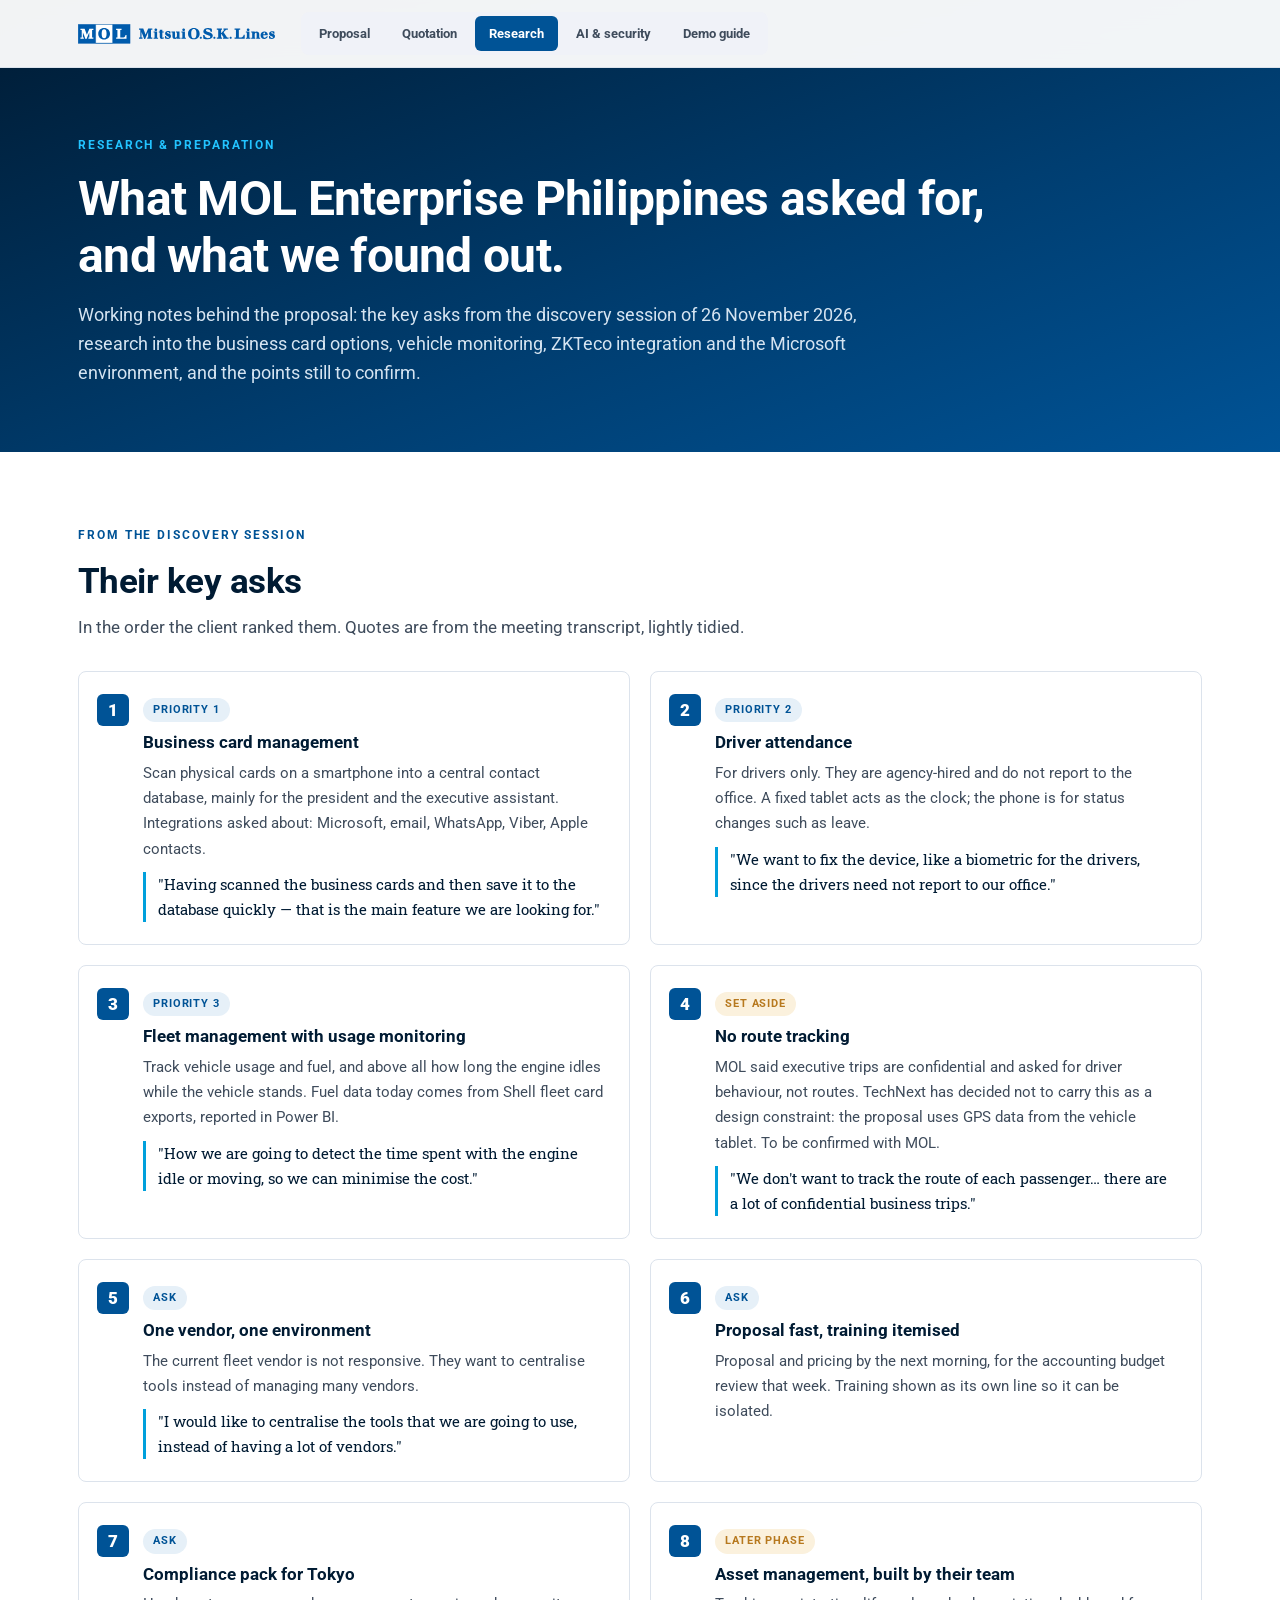
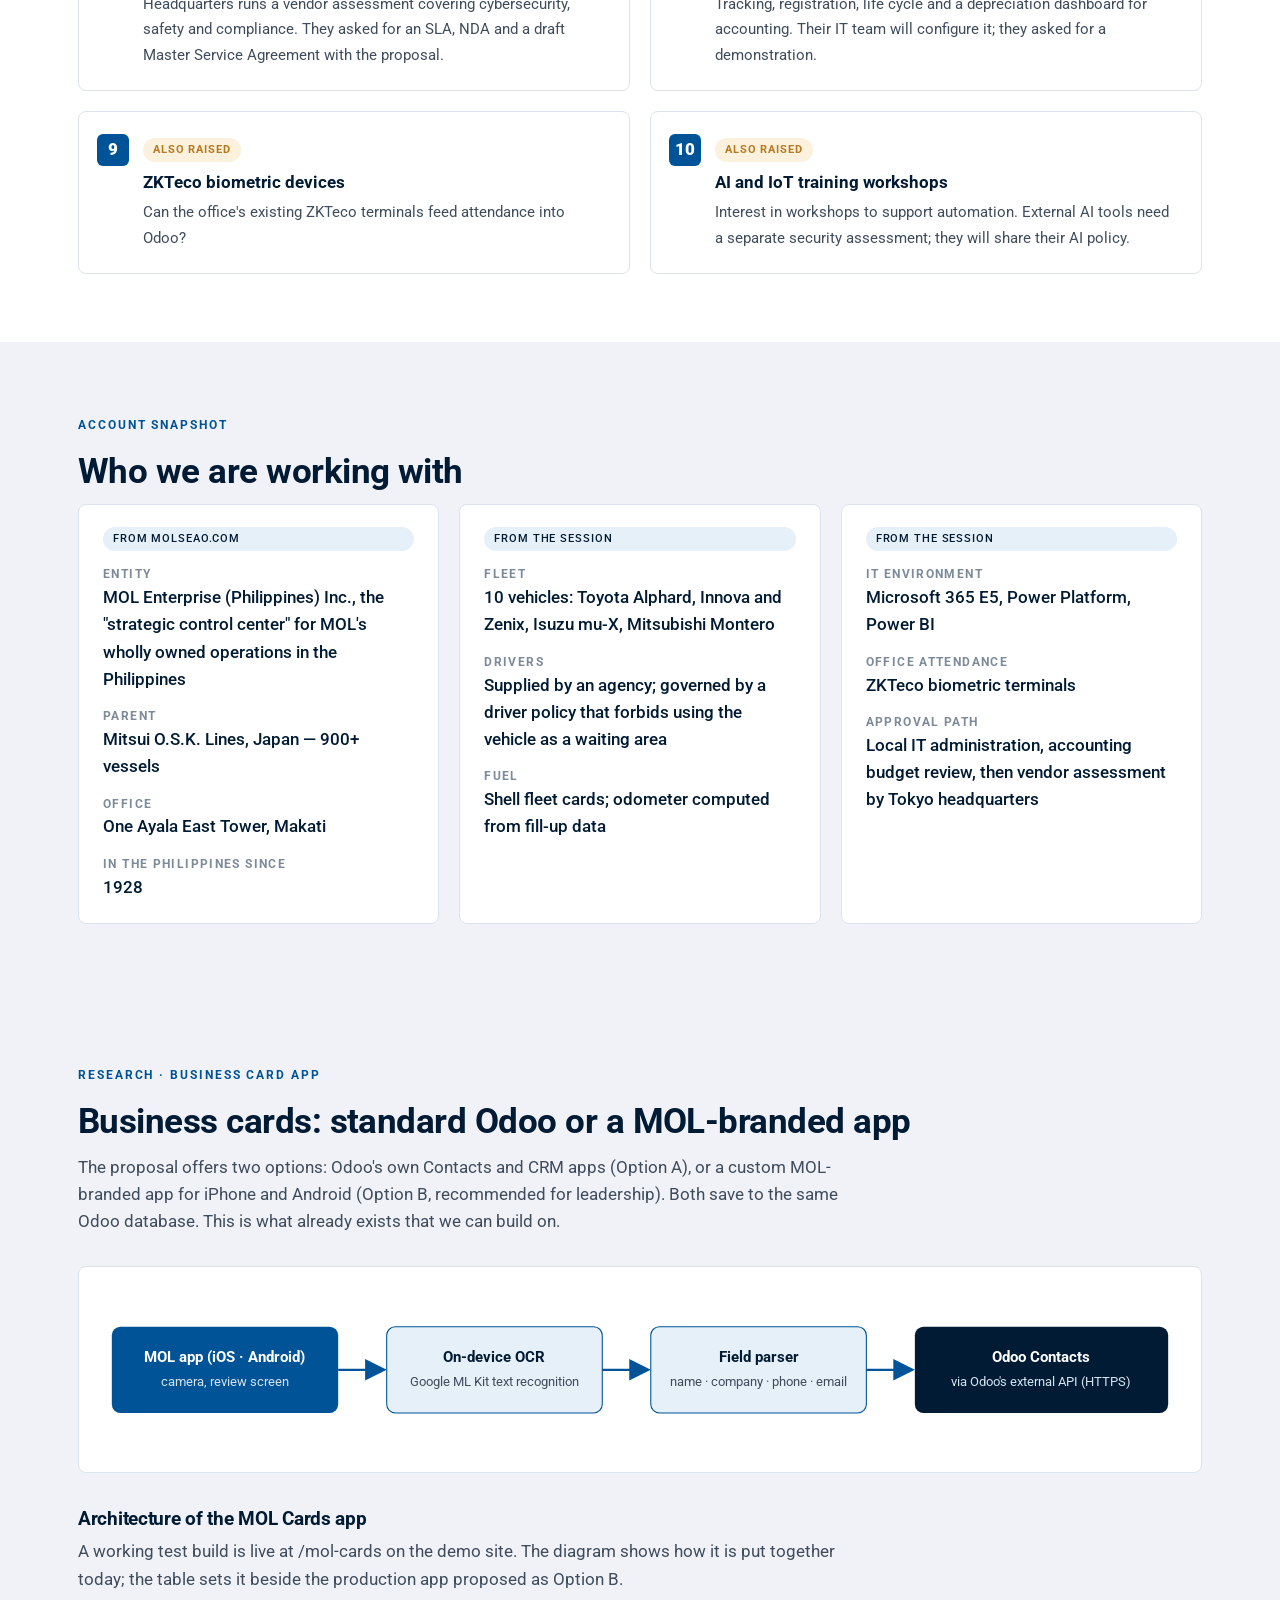
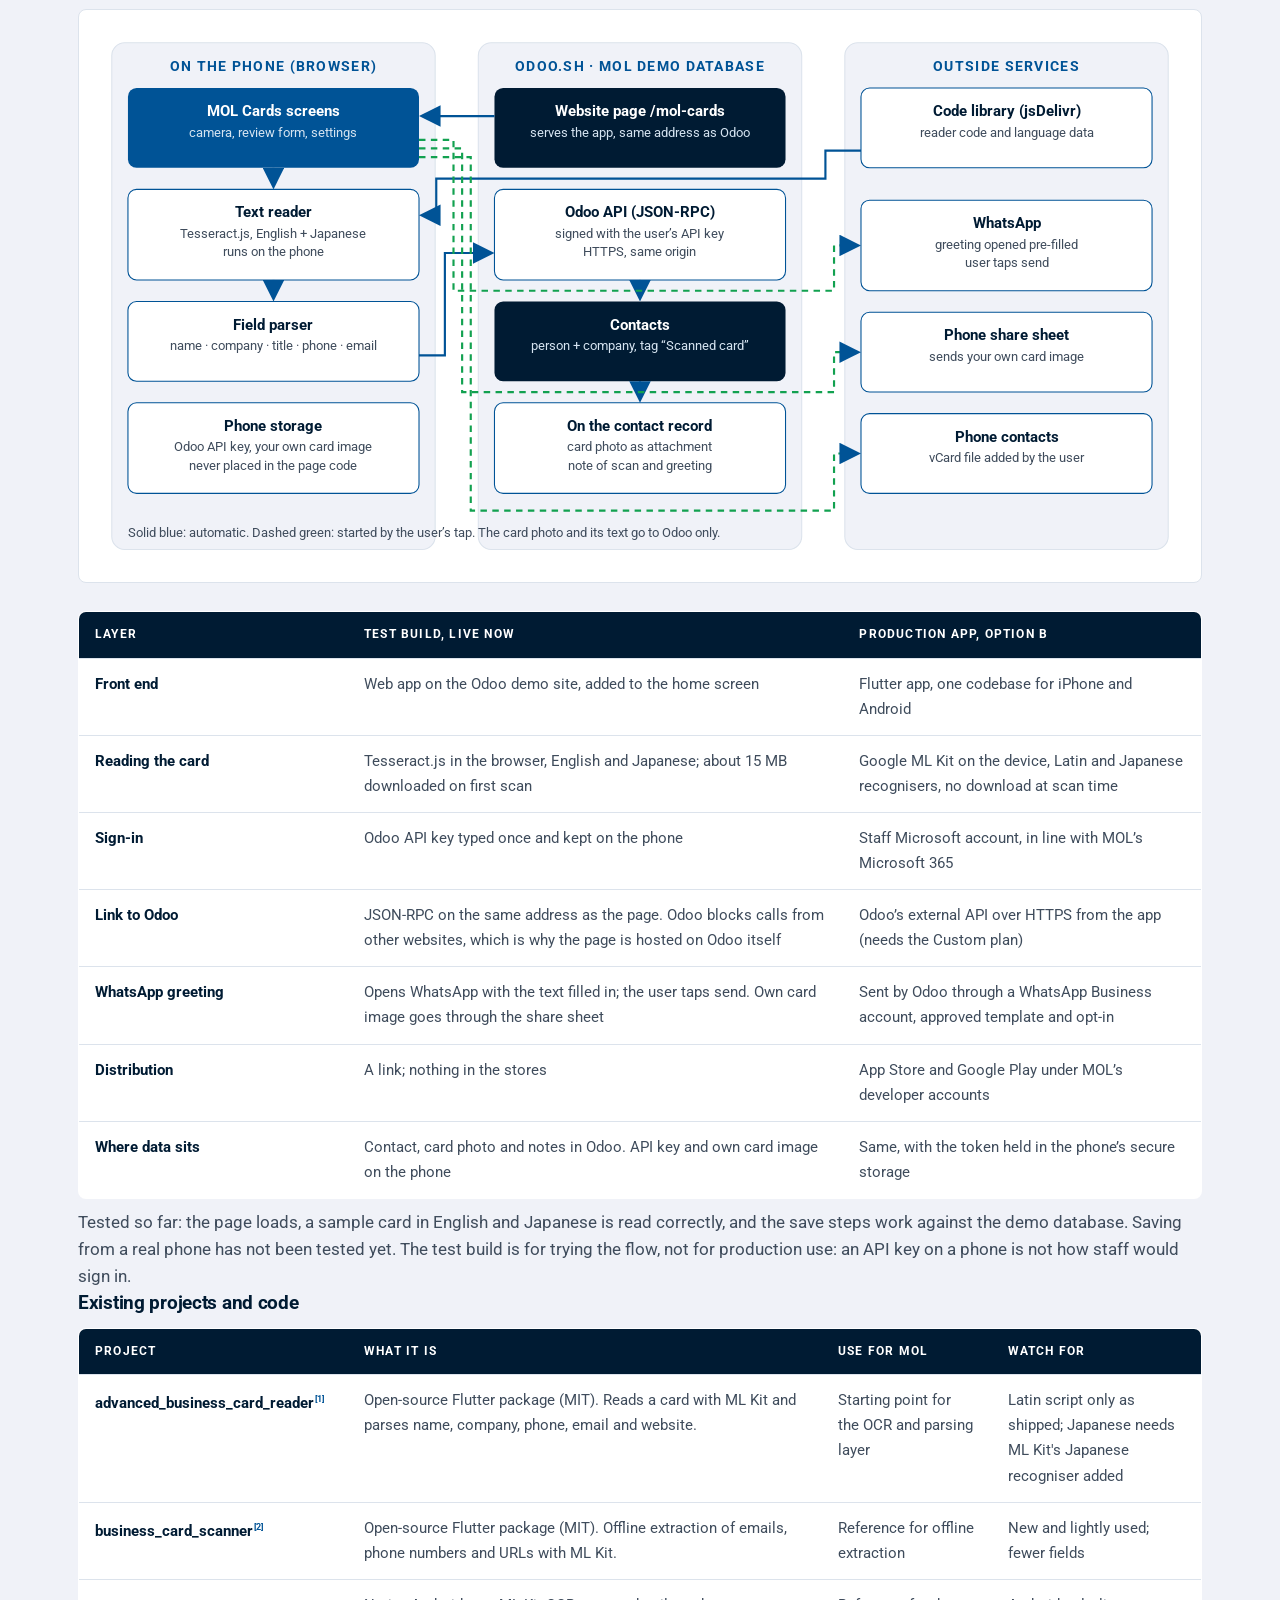
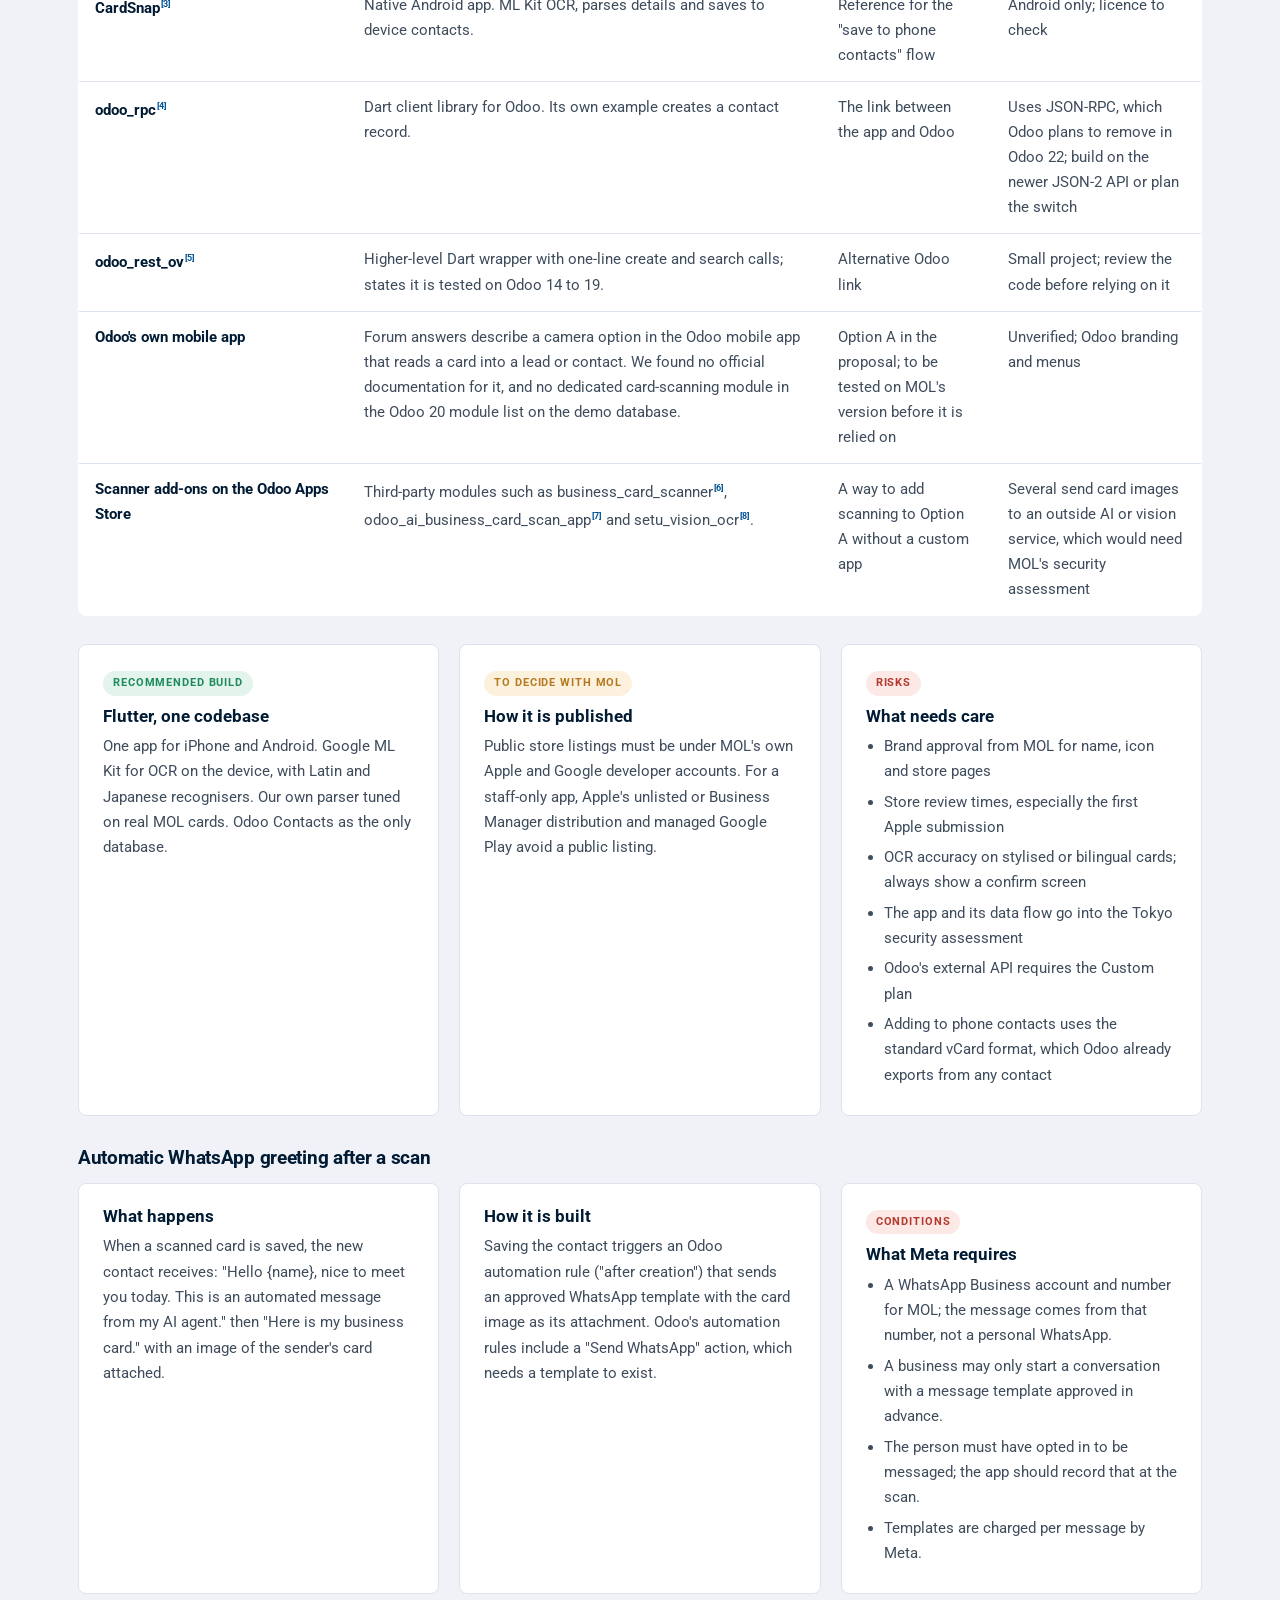
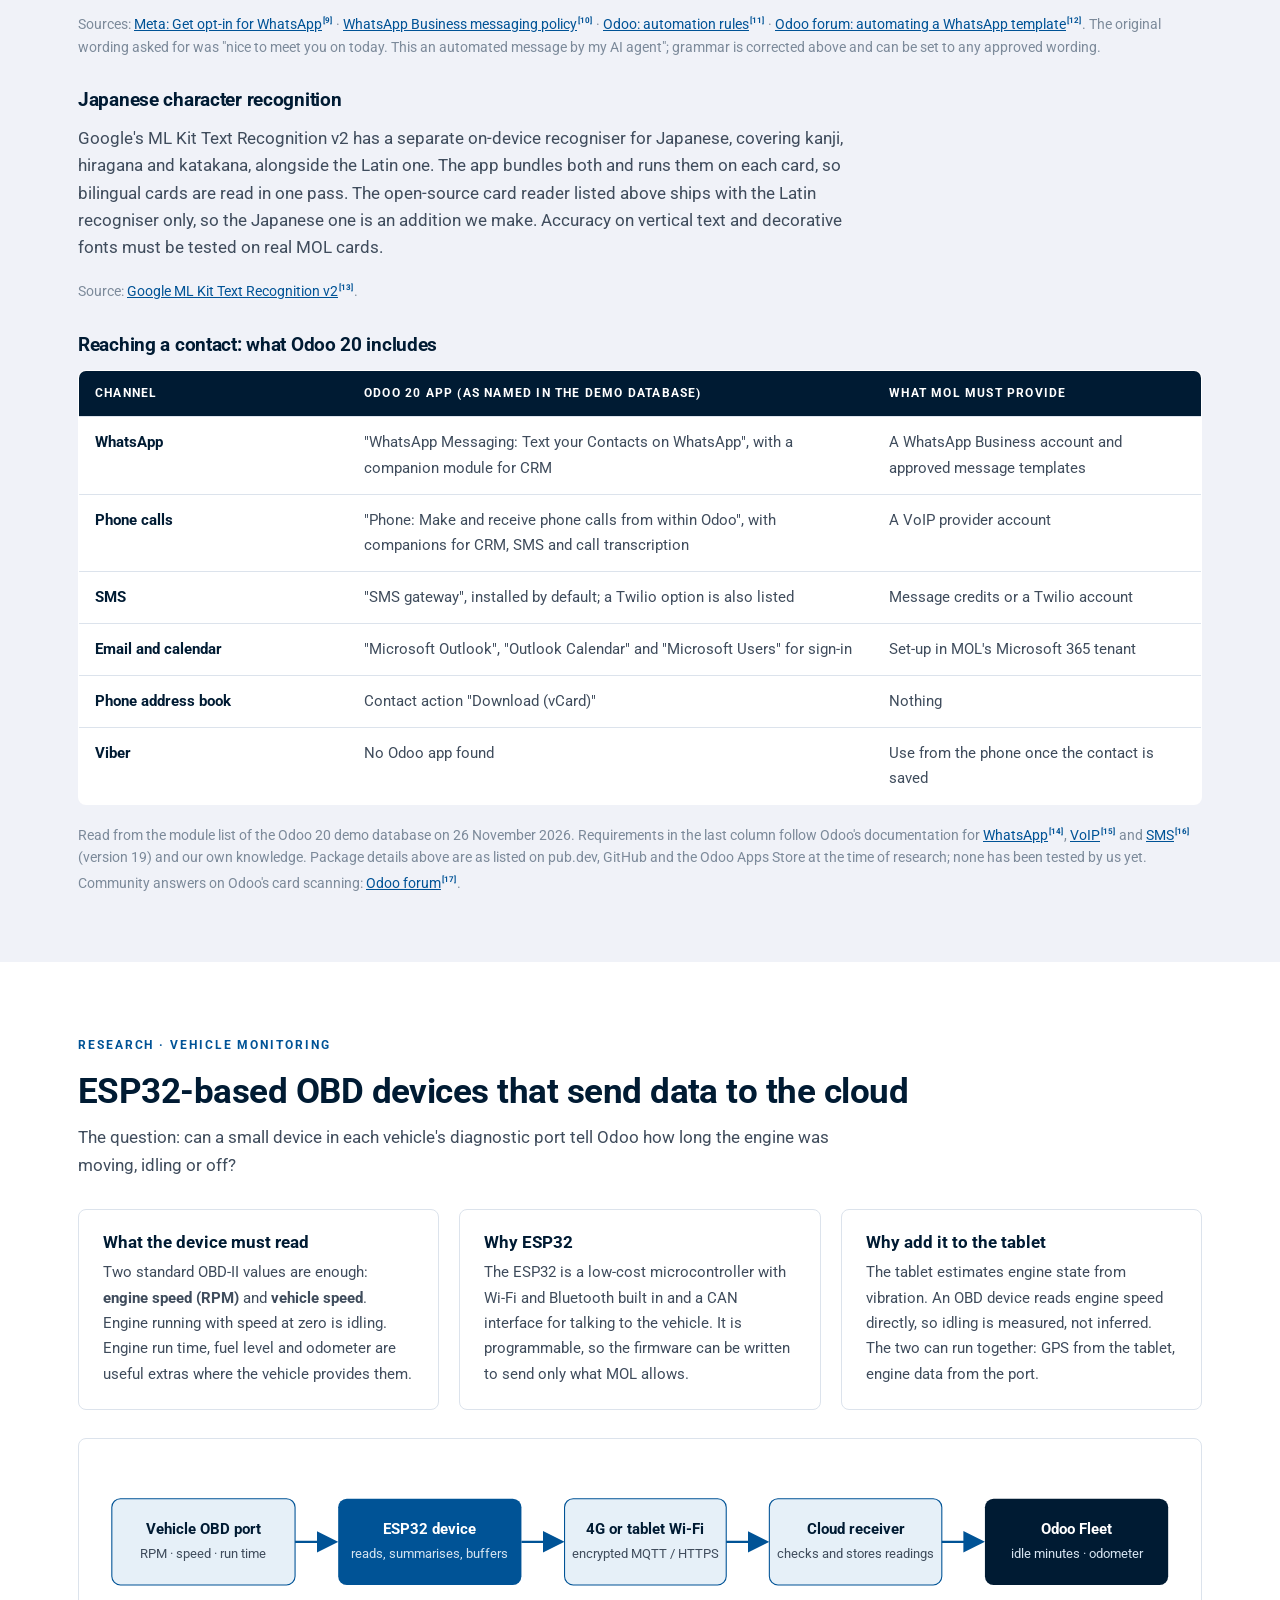
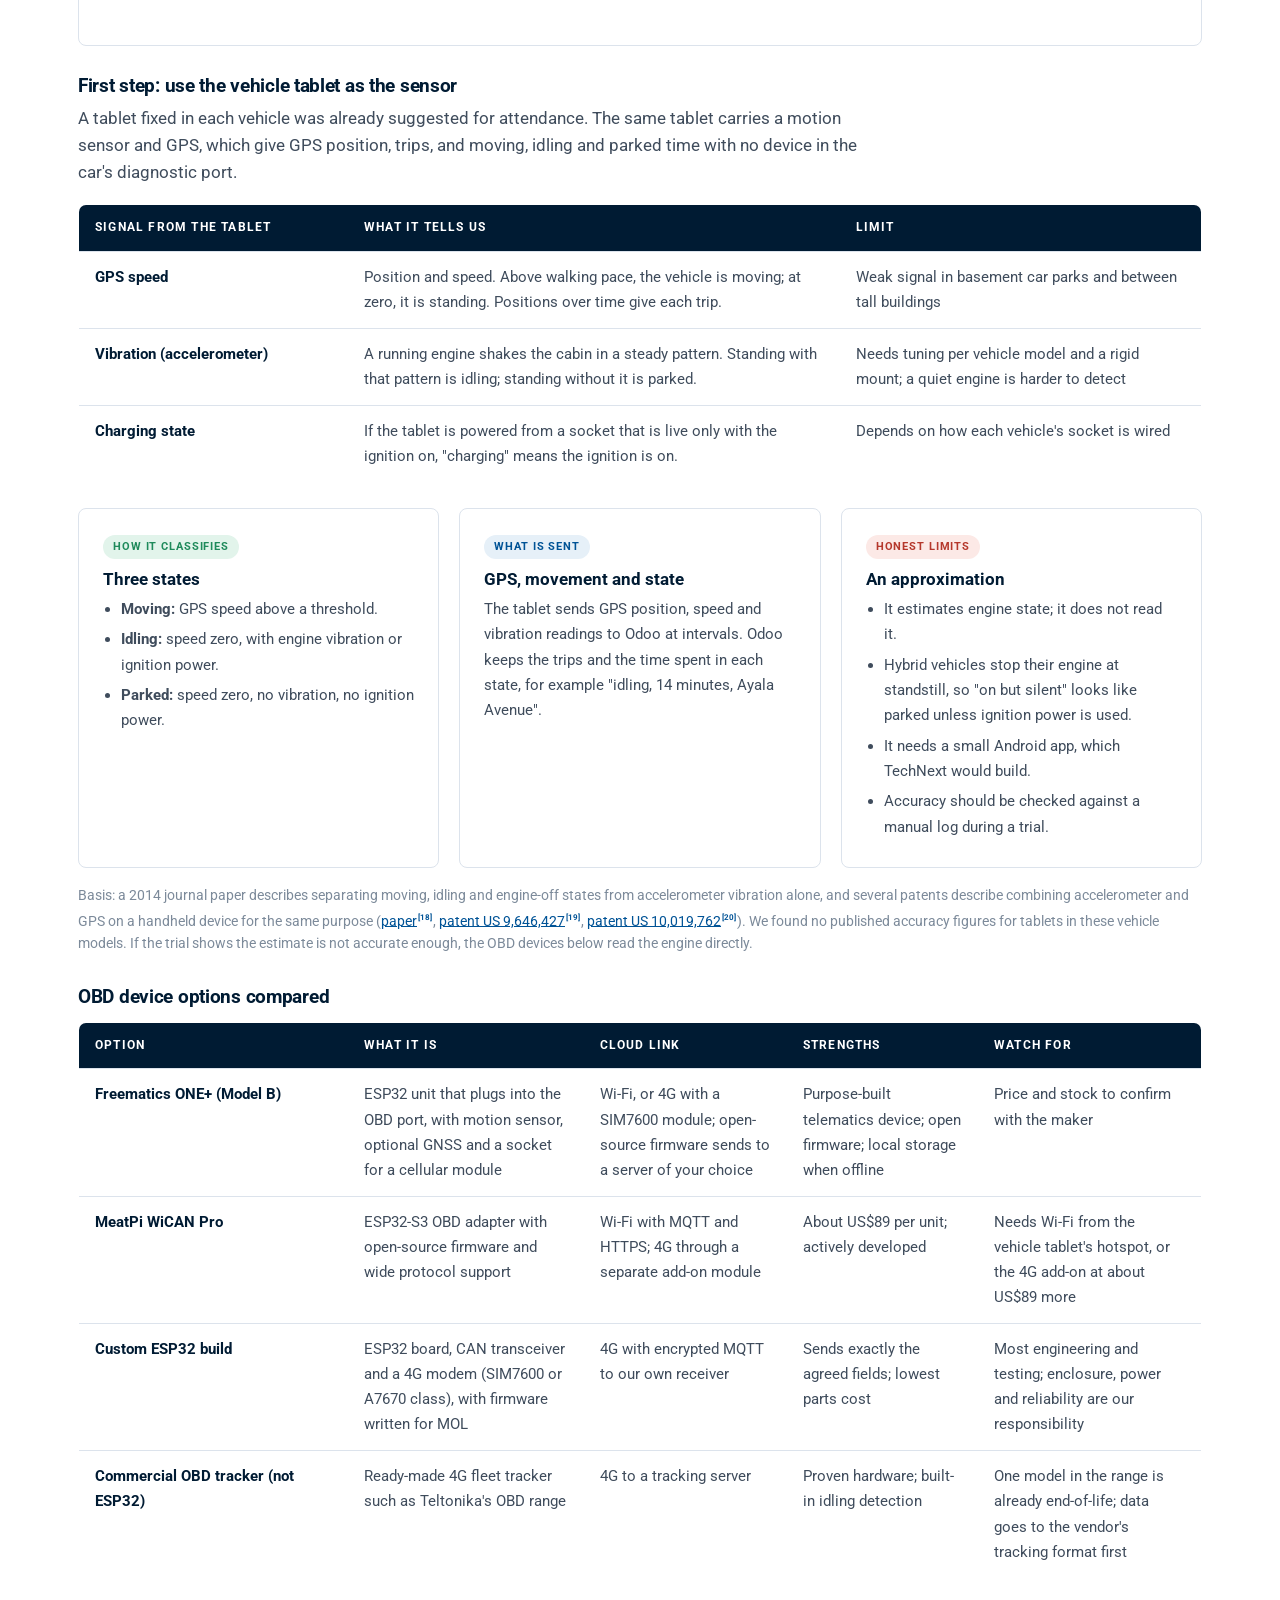
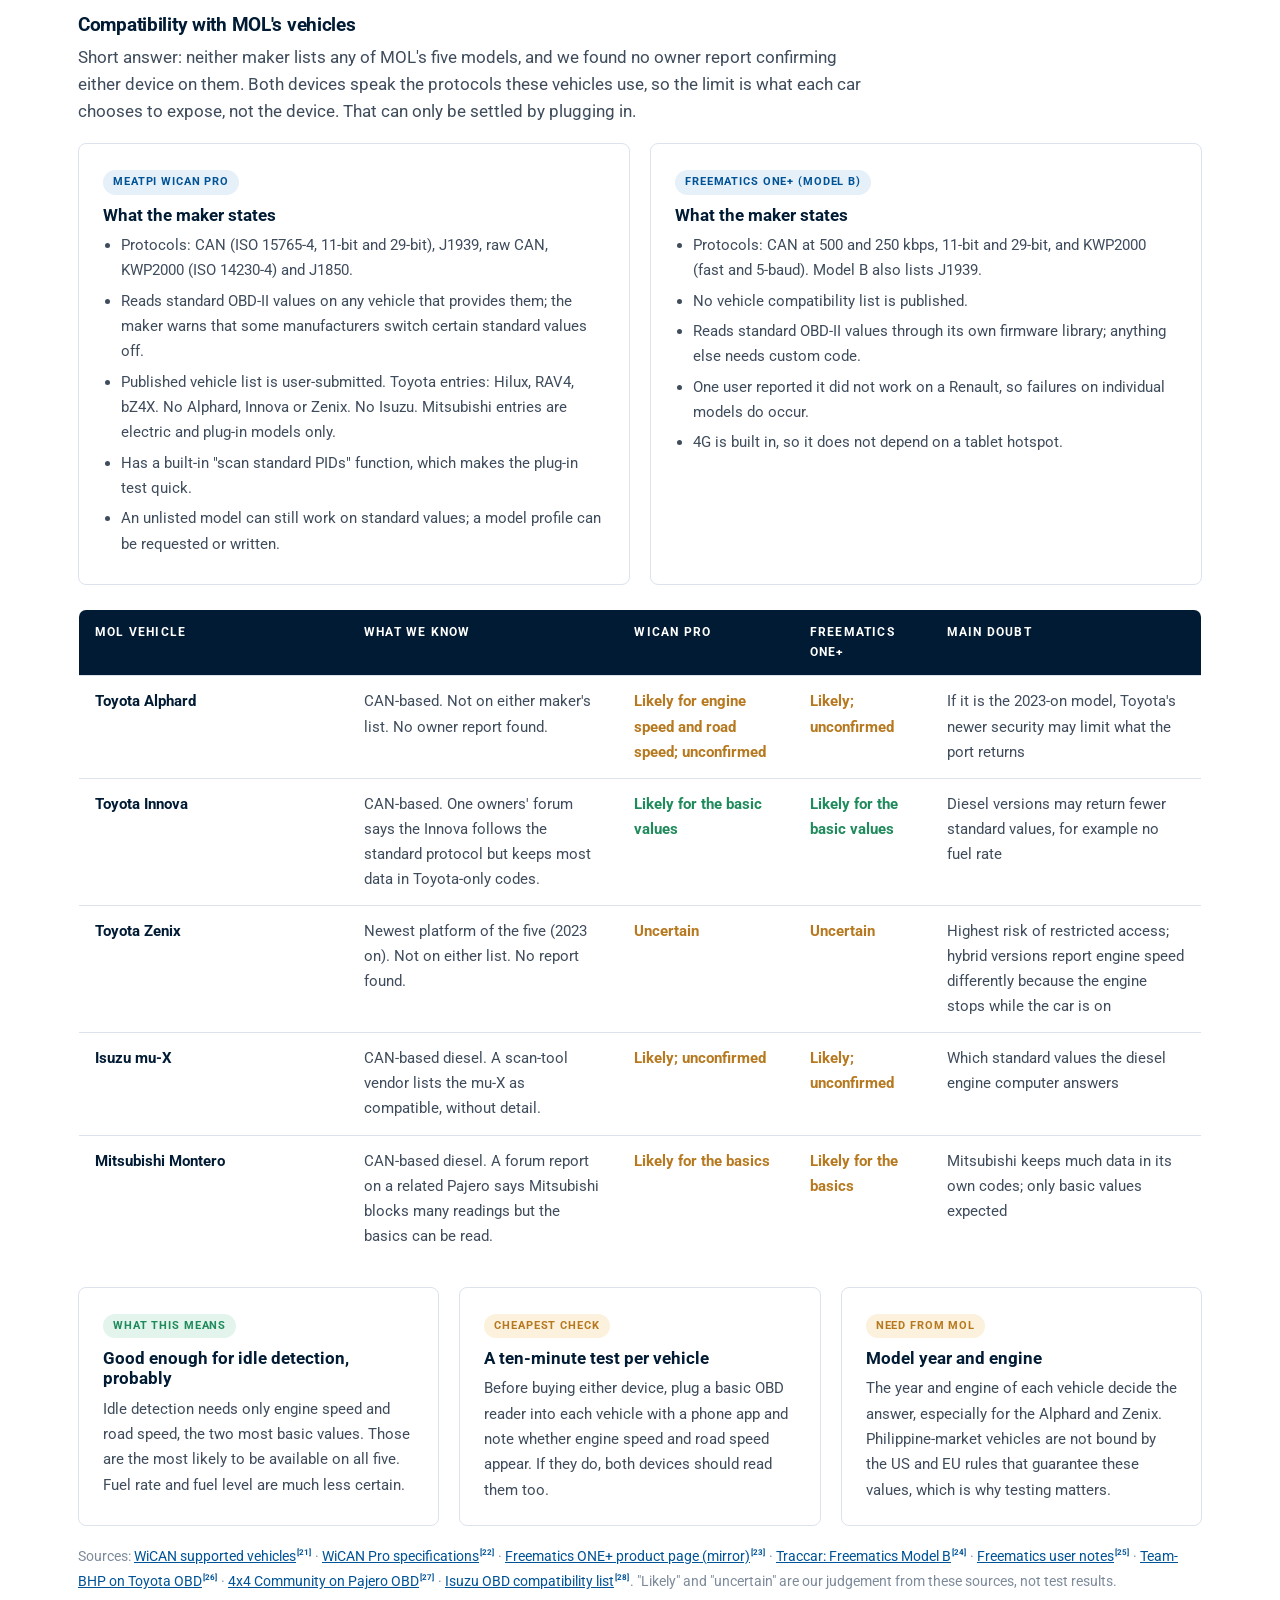
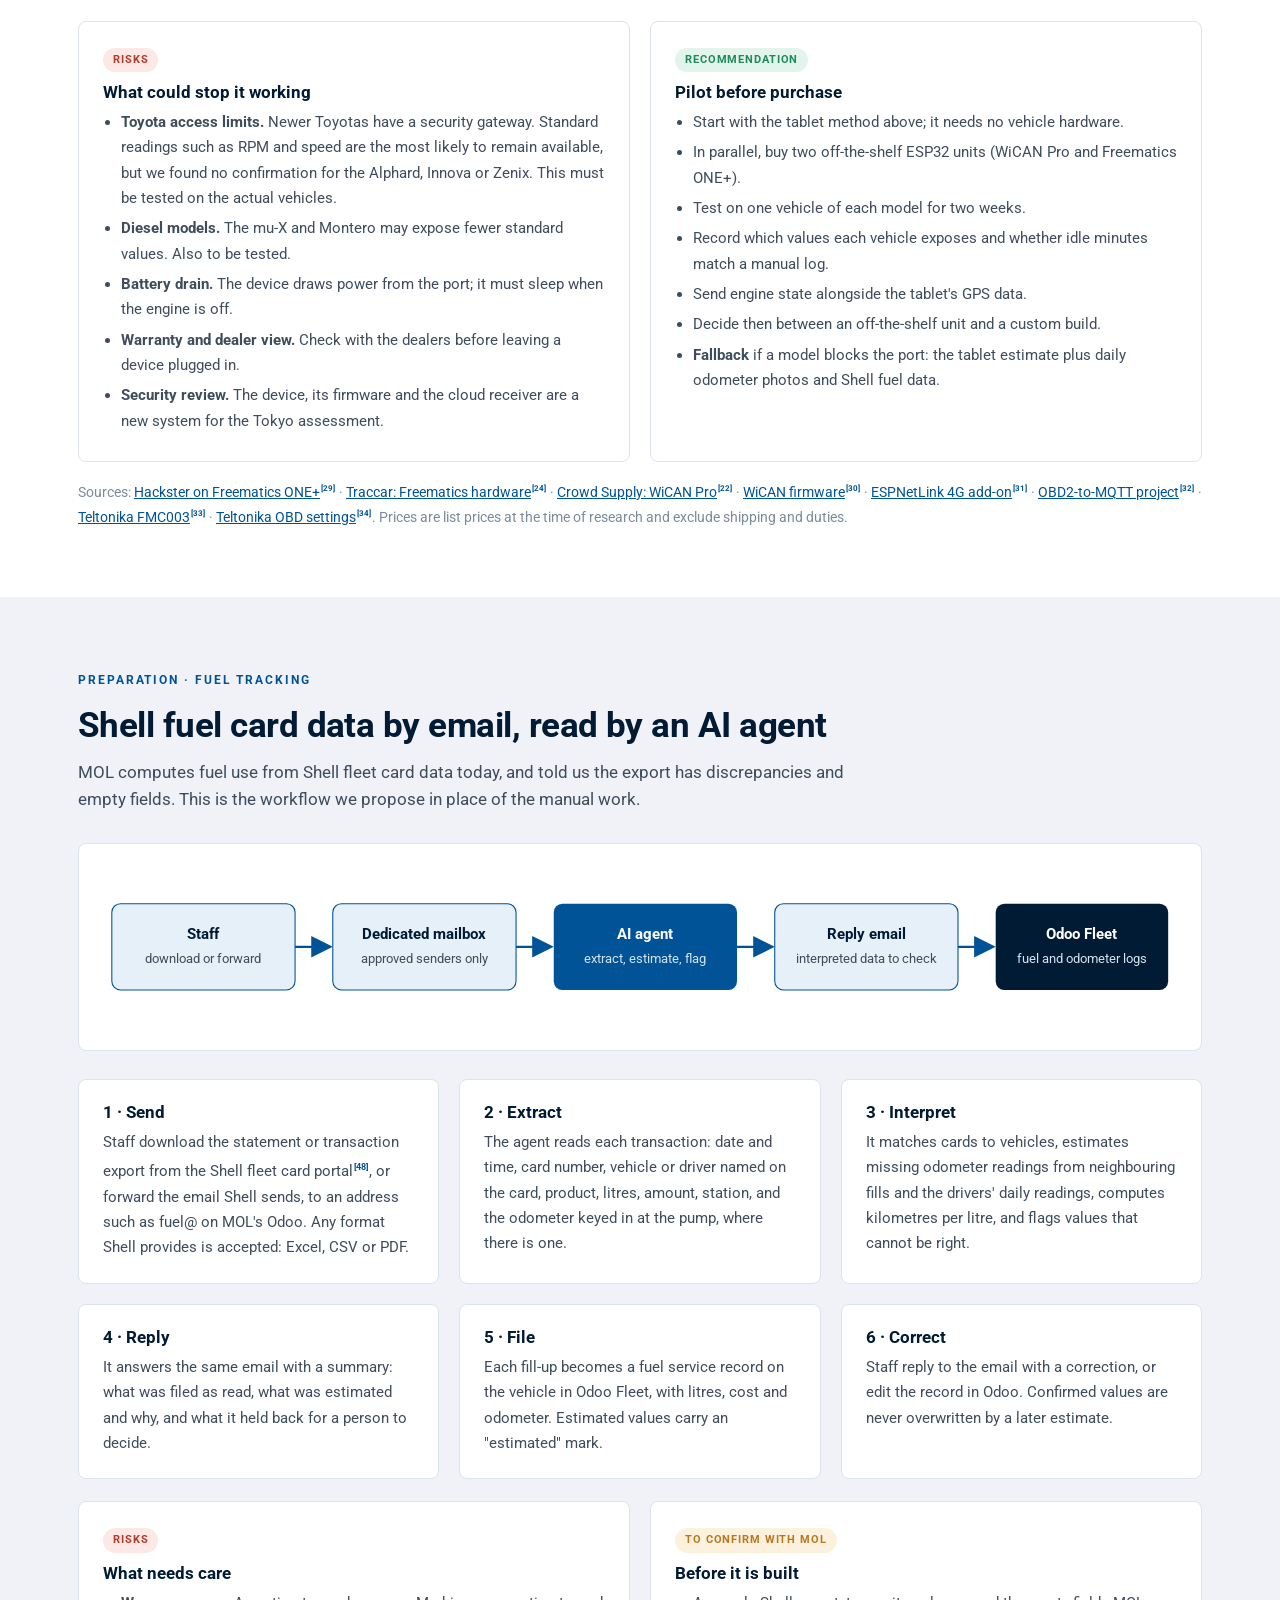
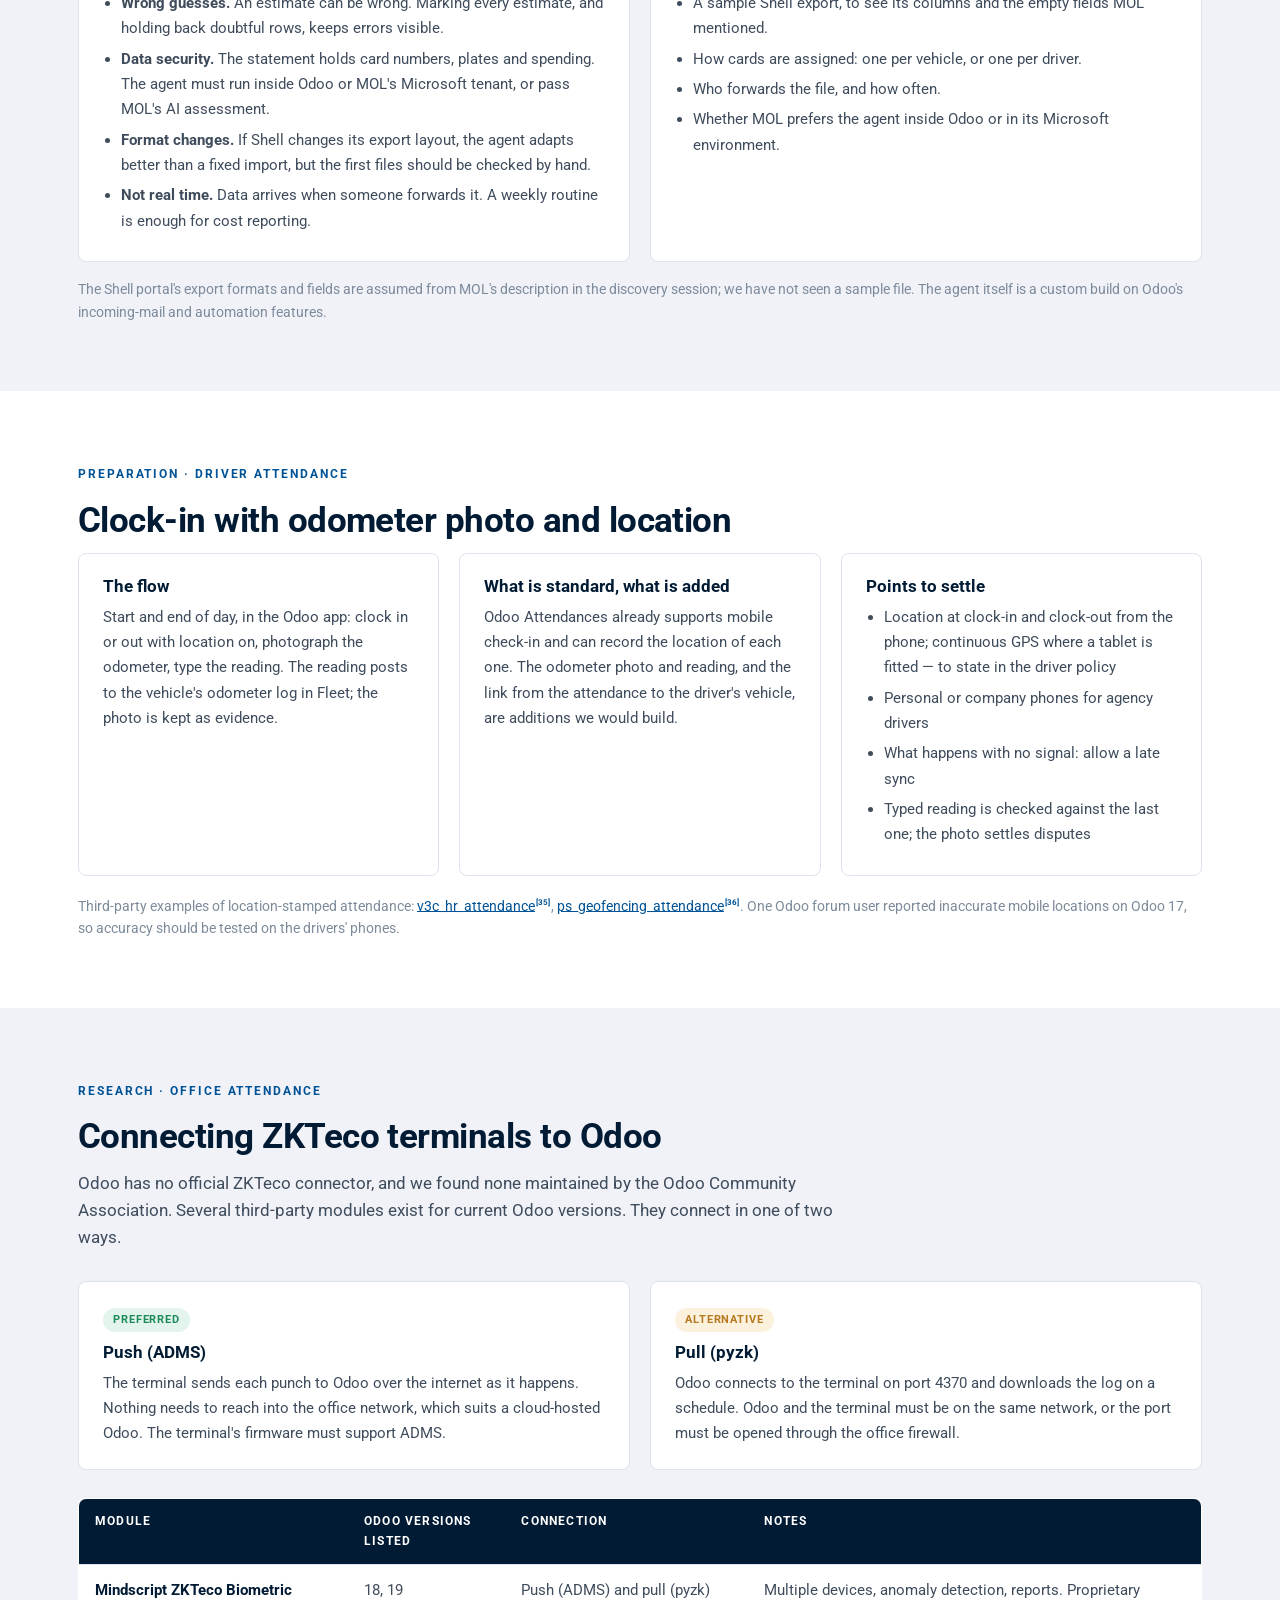
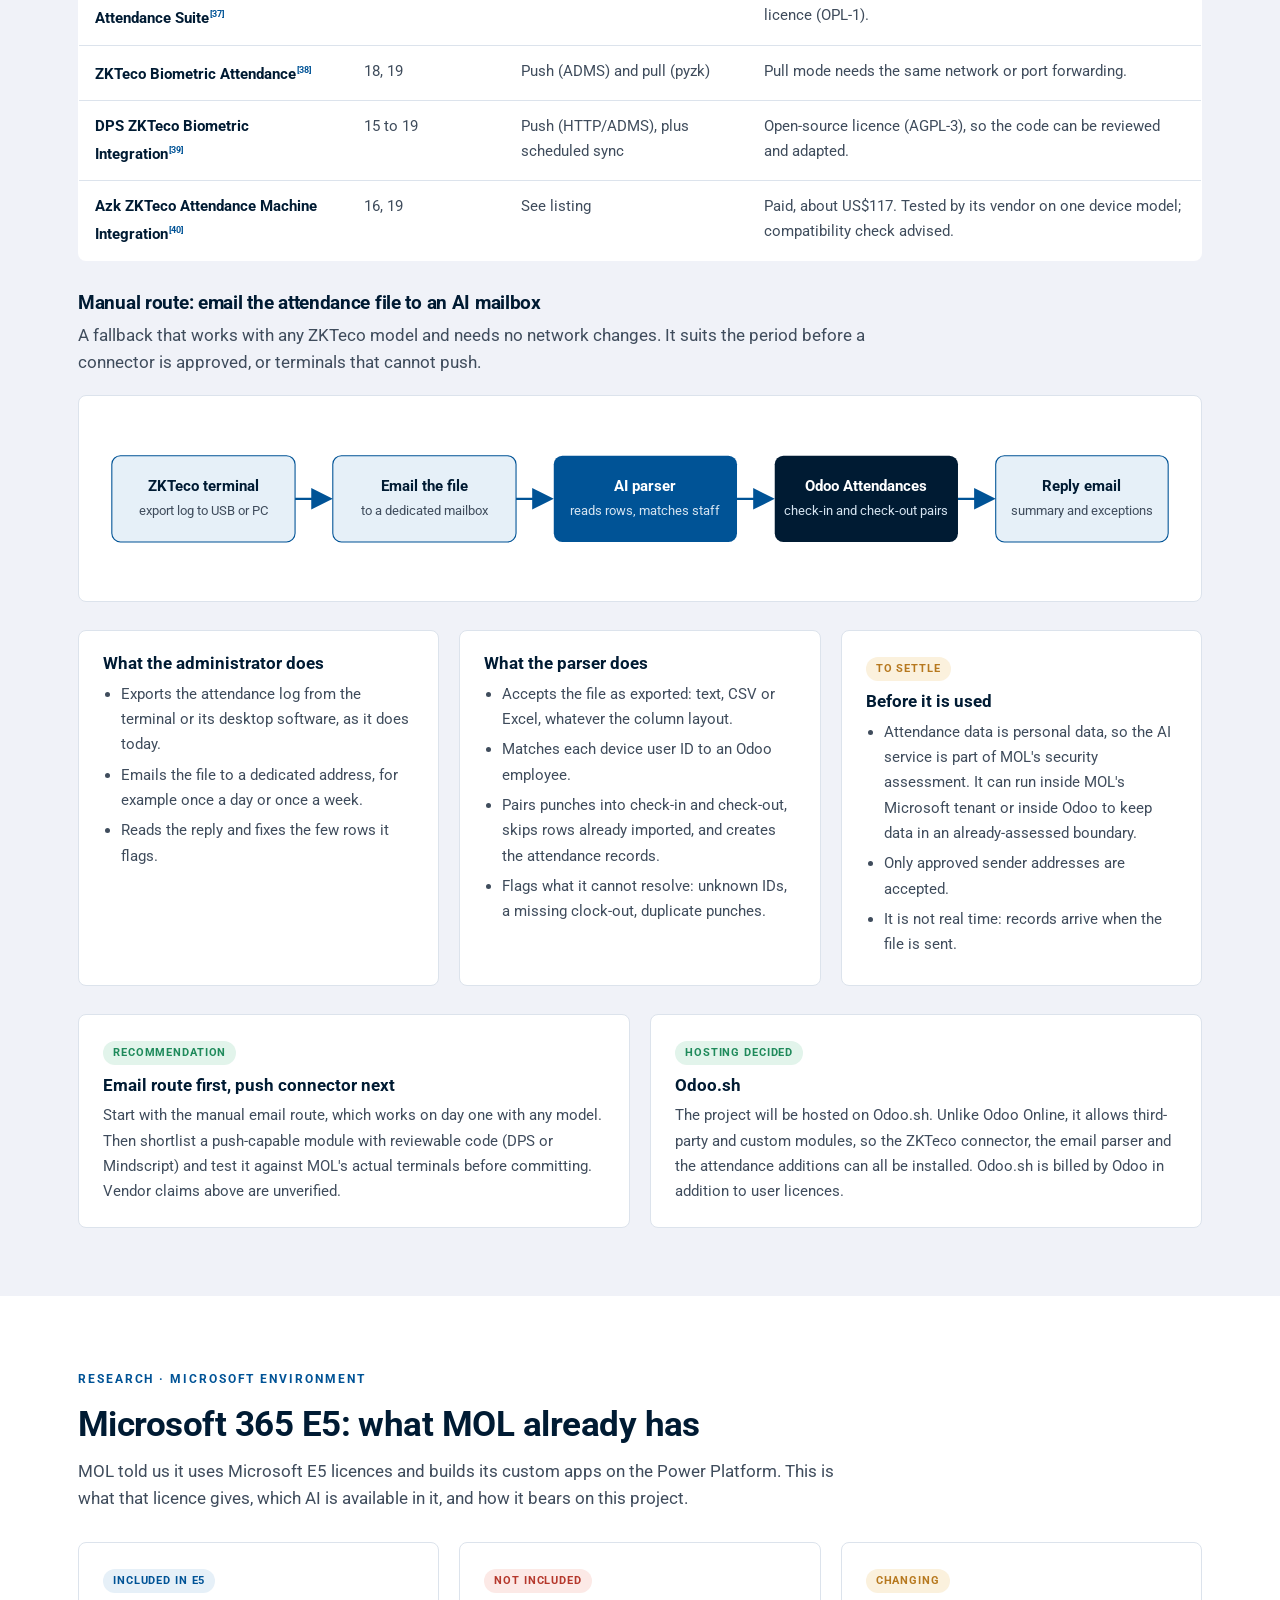
<file: research.html>
<!DOCTYPE html>
<html lang="en">
<head>
<meta charset="UTF-8"/>
<meta name="viewport" content="width=device-width, initial-scale=1.0"/>
<title>Research &amp; Preparation — MOL Enterprise (Philippines) · TechNext</title>
<meta name="robots" content="noindex, nofollow"/>
<link rel="icon" href="data:image/svg+xml,<svg xmlns='http://www.w3.org/2000/svg' viewBox='0 0 32 32'><rect width='32' height='32' rx='6' fill='%23005396'/><text x='16' y='22' font-size='17' font-weight='700' font-family='sans-serif' fill='white' text-anchor='middle'>M</text></svg>">
<link rel="preconnect" href="https://fonts.googleapis.com"/>
<link rel="preconnect" href="https://fonts.gstatic.com" crossorigin/>
<link href="https://fonts.googleapis.com/css2?family=Roboto:wght@400;500;700;900&family=Roboto+Slab:wght@500;700&display=swap" rel="stylesheet"/>
<style>
:root{--blue:#005396;--blue-dark:#003E71;--blue-light:#E6F0F8;--navy:#001B33;--sky:#22C3FF;--cyan:#00A0DC;--coral:#E8695D;--amber:#B7791F;--green:#1F8A5B;
  --ink:#001B33;--body:#3F4C5C;--muted:#7C8A9A;--line:#DCE3EC;--bg-alt:#F0F2F8;--maxw:1180px}
*{margin:0;padding:0;box-sizing:border-box}
html{scroll-behavior:smooth;scroll-padding-top:120px}
body{font-family:'Roboto',system-ui,sans-serif;color:var(--body);background:#fff;font-size:16.5px;line-height:1.65;-webkit-font-smoothing:antialiased;overflow-x:hidden}
a{color:inherit;text-decoration:none}
h1,h2,h3{color:var(--ink);font-weight:700;line-height:1.2;letter-spacing:-.015em}
.container{max-width:var(--maxw);margin:0 auto;padding:0 28px}
.internal{position:fixed;top:0;left:0;right:0;z-index:90;background:var(--coral);color:#fff;text-align:center;font-size:12px;font-weight:700;letter-spacing:.14em;text-transform:uppercase;padding:6px 12px}
#nav{position:fixed;top:30px;left:0;right:0;z-index:80;background:rgba(255,255,255,.95);backdrop-filter:blur(14px);border-bottom:1px solid var(--line)}
.nav-inner{max-width:var(--maxw);margin:0 auto;padding:12px 28px;display:flex;align-items:center;justify-content:space-between;gap:18px;flex-wrap:wrap}
.brand{display:flex;align-items:center;gap:10px;font-weight:900;color:var(--ink);font-size:15px}
.brand img{height:18px}
.brand span{font-size:11px;font-weight:700;letter-spacing:.1em;text-transform:uppercase;color:var(--muted)}
.nav-links{display:flex;gap:16px;flex-wrap:wrap}
.nav-links a{font-size:13.5px;font-weight:500}
.nav-links a:hover{color:var(--blue)}
header.hero{padding:140px 0 64px;background:linear-gradient(160deg,#001B33 0%,#003E71 60%,#005396 100%);color:#D5E4F1}
header.hero .eyebrow{color:var(--sky)}
header.hero h1{color:#fff;font-size:clamp(1.9rem,4.2vw,3rem);max-width:19em;margin-bottom:16px}
header.hero p{max-width:46em;font-size:1.1rem}
.eyebrow{display:inline-block;font-size:12px;font-weight:700;letter-spacing:.16em;text-transform:uppercase;color:var(--blue);margin-bottom:14px}
section{padding:68px 0}
section.alt{background:var(--bg-alt)}
h2{font-size:clamp(1.6rem,3vw,2.2rem);margin-bottom:12px}
.sub{max-width:48em;margin-bottom:30px}
.grid{display:grid;gap:20px}
.g2{grid-template-columns:1fr 1fr}.g3{grid-template-columns:repeat(3,1fr)}.g4{grid-template-columns:repeat(4,1fr)}
.box{background:#fff;border:1px solid var(--line);border-radius:8px;padding:22px 24px}
.box h3{font-size:1.06rem;margin-bottom:8px;letter-spacing:0}
.box p,.box li{font-size:.96rem}
.box ul{padding-left:18px}
.box li{margin:5px 0}
.kv b{display:block;font-size:11.5px;letter-spacing:.12em;text-transform:uppercase;color:var(--muted);font-weight:700}
.kv span{display:block;color:var(--ink);font-weight:500;margin-bottom:14px}
.kv span:last-child{margin-bottom:0}
.pill{display:inline-block;font-size:11px;font-weight:700;letter-spacing:.08em;text-transform:uppercase;border-radius:99px;padding:3px 10px;margin-bottom:10px}
.p-fact{background:var(--blue-light);color:var(--blue)}
.p-check{background:#FBF1DD;color:var(--amber)}
.p-warn{background:#FCE9E6;color:#B5382C}
.p-ok{background:#E2F4EB;color:var(--green)}
.line{font-family:'Roboto Slab',serif;font-size:1.22rem;line-height:1.5;color:var(--ink);border-left:5px solid var(--cyan);padding:4px 0 4px 22px;margin:0 0 18px;max-width:46em}
.line small{display:block;font-family:'Roboto',sans-serif;font-size:.85rem;color:var(--muted);margin-top:6px}
.steps{counter-reset:s}
.steps .box{position:relative;padding-left:66px}
.steps .box::before{counter-increment:s;content:counter(s);position:absolute;left:20px;top:22px;width:32px;height:32px;border-radius:6px;background:var(--blue);color:#fff;font-weight:900;display:flex;align-items:center;justify-content:center}
.steps .time{font-size:.8rem;font-weight:700;color:var(--cyan);letter-spacing:.06em;text-transform:uppercase}

/* phrases */
.tools{display:flex;gap:12px;flex-wrap:wrap;align-items:center;margin-bottom:22px}
#q{flex:1;min-width:220px;max-width:380px;font:inherit;padding:11px 16px;border:1px solid var(--line);border-radius:8px;background:#fff;color:var(--ink)}
#q:focus{outline:2px solid var(--cyan);outline-offset:1px}
.chips{display:flex;gap:8px;flex-wrap:wrap}
.chips button{font:inherit;font-size:13px;font-weight:700;padding:7px 14px;border-radius:99px;border:1px solid var(--line);background:#fff;color:var(--body);cursor:pointer}
.chips button.on{background:var(--blue);border-color:var(--blue);color:#fff}
.phrases{display:grid;grid-template-columns:repeat(3,1fr);gap:16px}
.ph{background:#fff;border:1px solid var(--line);border-radius:8px;padding:18px 20px;border-top:4px solid var(--cyan)}
.ph[data-c="segment"]{border-top-color:var(--blue)}
.ph[data-c="ops"]{border-top-color:var(--cyan)}
.ph[data-c="people"]{border-top-color:var(--green)}
.ph[data-c="safety"]{border-top-color:var(--coral)}
.ph[data-c="mol"]{border-top-color:var(--navy)}
.ph h3{font-size:1.05rem;letter-spacing:0;margin-bottom:2px}
.ph .cat{font-size:10.5px;font-weight:700;letter-spacing:.12em;text-transform:uppercase;color:var(--muted)}
.ph p{font-size:.92rem;margin-top:8px;line-height:1.55}
.ph .use{margin-top:10px;padding-top:10px;border-top:1px dashed var(--line);color:var(--ink)}
.ph .use b{color:var(--blue)}
.none{display:none;color:var(--muted);padding:20px 0}

table{width:100%;border-collapse:collapse;background:#fff;border:1px solid var(--line);border-radius:8px;overflow:hidden;font-size:.95rem}
th,td{text-align:left;padding:13px 16px;border-bottom:1px solid var(--line);vertical-align:top}
th{background:var(--navy);color:#fff;font-size:12px;letter-spacing:.1em;text-transform:uppercase}
tr:last-child td{border-bottom:0}
td:first-child{font-weight:700;color:var(--ink);width:24%}
.tw{overflow-x:auto}
footer{padding:36px 0 56px;border-top:1px solid var(--line);font-size:.86rem;color:var(--muted)}
footer a{color:var(--blue);font-weight:500;text-decoration:underline}
@media(max-width:980px){.g3,.g4,.phrases{grid-template-columns:1fr 1fr}}
@media(max-width:680px){.g2,.g3,.g4,.phrases{grid-template-columns:1fr}.container{padding:0 18px}header.hero{padding-top:190px}html{scroll-padding-top:170px}td:first-child{width:auto}}

.tabs{display:flex;gap:4px;background:var(--bg-alt);border-radius:8px;padding:4px;flex:none}
.tabs a{font-size:13px;font-weight:700;padding:7px 14px;border-radius:6px;white-space:nowrap;color:var(--body)}
.tabs a.on{background:var(--blue);color:#fff}
#nav{top:0}
header.hero{padding-top:130px}
.brand img{height:20px}
.ask{counter-reset:a}
.ask .box{position:relative;padding-left:64px}
.ask .box::before{counter-increment:a;content:counter(a);position:absolute;left:18px;top:22px;width:32px;height:32px;border-radius:6px;background:var(--blue);color:#fff;font-weight:900;display:flex;align-items:center;justify-content:center}
.ask .box q{display:block;font-family:'Roboto Slab',serif;font-size:.95rem;color:var(--ink);border-left:3px solid var(--cyan);padding-left:12px;margin-top:10px;quotes:none}
.diagram{background:#fff;border:1px solid var(--line);border-radius:8px;padding:22px;margin:8px 0 28px}
.diagram svg{width:100%;height:auto;display:block}
.diagram text{font-family:'Roboto',sans-serif}
td.ok{color:var(--green);font-weight:700}td.mid{color:var(--amber);font-weight:700}
.src{font-size:.86rem;color:var(--muted);margin-top:16px}
.src a{text-decoration:underline;color:var(--blue)}
@media(max-width:1080px){.nav-links{display:none}}
@media(max-width:680px){header.hero{padding-top:150px}}

/* ---- review round 2 fixes ---- */
@media(max-width:860px){.tabs{order:2;width:100%;overflow-x:auto;-webkit-overflow-scrolling:touch;scrollbar-width:none}.tabs::-webkit-scrollbar{display:none}.tabs a{font-size:11.5px;padding:7px 8px;flex:none;text-align:center}}
@media(max-width:900px){.next.n3{grid-template-columns:1fr!important}}
@media(max-width:520px){.phones{gap:10px}.phone{width:156px;padding:7px;border-radius:24px}.scr{border-radius:18px;height:340px;font-size:9.5px}.scr .top{padding:9px 10px;font-size:10.5px}.scr .top img{display:none}.scr .bd{padding:9px 9px}.bcard{height:84px;padding:9px}.bcard b{font-size:10.5px}.bcard i:nth-of-type(n+2){display:none}.bcard .co{font-size:8.5px;right:9px;bottom:7px}.acts{gap:3px}.act{font-size:7.5px;padding:7px 0 5px;border-radius:7px}.act svg{width:13px;height:13px}.who .av{width:32px;height:32px;font-size:11px}.who b{font-size:11px}.savebtn,.tophone{font-size:9.5px;padding:7px}}
.nav-inner{justify-content:flex-start}.tabs{margin-left:8px}.by{margin-left:auto}
.cite a{font-size:.72em;font-weight:700;color:var(--blue);padding:0 1px;text-decoration:none}.refs{font-size:.88rem;line-height:1.55;columns:2;column-gap:36px;padding-left:18px}.refs li{margin:0 0 8px;break-inside:avoid}.refs a{color:var(--blue);text-decoration:underline;word-break:break-word}:target{scroll-margin-top:90px}.refs li:target{background:var(--blue-light)}@media(max-width:900px){.refs{columns:1}}
</style>
</head>
<body>
<nav id="nav">
  <div class="nav-inner">
    <a class="brand" href="index.html"><img src="img/mol_logo.svg" alt="MOL Mitsui O.S.K. Lines"/></a>
    <div class="tabs"><a href="index.html">Proposal</a><a href="quote.html">Quotation</a><a class="on" href="research.html">Research</a><a href="ai.html">AI &amp; security</a><a href="demo.html">Demo guide</a></div>
  </div>
</nav>

<header class="hero" id="top">
  <div class="container">
    <span class="eyebrow">Research &amp; preparation</span>
    <h1>What MOL Enterprise Philippines asked for, and what we found out.</h1>
    <p>Working notes behind the proposal: the key asks from the discovery session of 26 November 2026, research into the business card options, vehicle monitoring, ZKTeco integration and the Microsoft environment, and the points still to confirm.</p>
  </div>
</header>

<section id="asks">
  <div class="container">
    <span class="eyebrow">From the discovery session</span>
    <h2>Their key asks</h2>
    <p class="sub">In the order the client ranked them. Quotes are from the meeting transcript, lightly tidied.</p>
    <div class="grid g2 ask">
      <div class="box"><span class="pill p-fact">Priority 1</span><h3>Business card management</h3><p>Scan physical cards on a smartphone into a central contact database, mainly for the president and the executive assistant. Integrations asked about: Microsoft, email, WhatsApp, Viber, Apple contacts.</p><q>"Having scanned the business cards and then save it to the database quickly — that is the main feature we are looking for."</q></div>
      <div class="box"><span class="pill p-fact">Priority 2</span><h3>Driver attendance</h3><p>For drivers only. They are agency-hired and do not report to the office. A fixed tablet acts as the clock; the phone is for status changes such as leave.</p><q>"We want to fix the device, like a biometric for the drivers, since the drivers need not report to our office."</q></div>
      <div class="box"><span class="pill p-fact">Priority 3</span><h3>Fleet management with usage monitoring</h3><p>Track vehicle usage and fuel, and above all how long the engine idles while the vehicle stands. Fuel data today comes from Shell fleet card exports, reported in Power BI.</p><q>"How we are going to detect the time spent with the engine idle or moving, so we can minimise the cost."</q></div>
      <div class="box"><span class="pill p-check">Set aside</span><h3>No route tracking</h3><p>MOL said executive trips are confidential and asked for driver behaviour, not routes. TechNext has decided not to carry this as a design constraint: the proposal uses GPS data from the vehicle tablet. To be confirmed with MOL.</p><q>"We don't want to track the route of each passenger… there are a lot of confidential business trips."</q></div>
      <div class="box"><span class="pill p-fact">Ask</span><h3>One vendor, one environment</h3><p>The current fleet vendor is not responsive. They want to centralise tools instead of managing many vendors.</p><q>"I would like to centralise the tools that we are going to use, instead of having a lot of vendors."</q></div>
      <div class="box"><span class="pill p-fact">Ask</span><h3>Proposal fast, training itemised</h3><p>Proposal and pricing by the next morning, for the accounting budget review that week. Training shown as its own line so it can be isolated.</p></div>
      <div class="box"><span class="pill p-fact">Ask</span><h3>Compliance pack for Tokyo</h3><p>Headquarters runs a vendor assessment covering cybersecurity, safety and compliance. They asked for an SLA, NDA and a draft Master Service Agreement with the proposal.</p></div>
      <div class="box"><span class="pill p-check">Later phase</span><h3>Asset management, built by their team</h3><p>Tracking, registration, life cycle and a depreciation dashboard for accounting. Their IT team will configure it; they asked for a demonstration.</p></div>
      <div class="box"><span class="pill p-check">Also raised</span><h3>ZKTeco biometric devices</h3><p>Can the office's existing ZKTeco terminals feed attendance into Odoo?</p></div>
      <div class="box"><span class="pill p-check">Also raised</span><h3>AI and IoT training workshops</h3><p>Interest in workshops to support automation. External AI tools need a separate security assessment; they will share their AI policy.</p></div>
    </div>
  </div>
</section>

<section id="account" class="alt">
  <div class="container">
    <span class="eyebrow">Account snapshot</span>
    <h2>Who we are working with</h2>
    <div class="grid g3">
      <div class="box kv">
        <span class="pill p-fact">From molseao.com</span>
        <b>Entity</b><span>MOL Enterprise (Philippines) Inc., the "strategic control center" for MOL's wholly owned operations in the Philippines</span>
        <b>Parent</b><span>Mitsui O.S.K. Lines, Japan — 900+ vessels</span>
        <b>Office</b><span>One Ayala East Tower, Makati</span>
        <b>In the Philippines since</b><span>1928</span>
      </div>
      <div class="box kv">
        <span class="pill p-fact">From the session</span>
        <b>Fleet</b><span>10 vehicles: Toyota Alphard, Innova and Zenix, Isuzu mu-X, Mitsubishi Montero</span>
        <b>Drivers</b><span>Supplied by an agency; governed by a driver policy that forbids using the vehicle as a waiting area</span>
        <b>Fuel</b><span>Shell fleet cards; odometer computed from fill-up data</span>
      </div>
      <div class="box kv">
        <span class="pill p-fact">From the session</span>
        <b>IT environment</b><span>Microsoft 365 E5, Power Platform, Power BI</span>
        <b>Office attendance</b><span>ZKTeco biometric terminals</span>
        <b>Approval path</b><span>Local IT administration, accounting budget review, then vendor assessment by Tokyo headquarters</span>
      </div>
    </div>
  </div>
</section>

<section id="cardapp" class="alt">
  <div class="container">
    <span class="eyebrow">Research · business card app</span>
    <h2>Business cards: standard Odoo or a MOL-branded app</h2>
    <p class="sub">The proposal offers two options: Odoo's own Contacts and CRM apps (Option A), or a custom MOL-branded app for iPhone and Android (Option B, recommended for leadership). Both save to the same Odoo database. This is what already exists that we can build on.</p>

    <div class="diagram">
      <svg viewBox="0 0 1000 150" role="img" aria-label="The MOL app photographs a card, reads it on the phone, the user confirms, and the contact is saved to Odoo Contacts">
        <g font-size="14" text-anchor="middle">
          <rect x="10" y="35" width="210" height="80" rx="8" fill="#005396"/><text x="115" y="68" font-weight="700" fill="#fff">MOL app (iOS · Android)</text><text x="115" y="90" fill="#D5E4F1" font-size="12.5">camera, review screen</text>
          <rect x="265" y="35" width="200" height="80" rx="8" fill="#E6F0F8" stroke="#005396"/><text x="365" y="68" font-weight="700" fill="#001B33">On-device OCR</text><text x="365" y="90" fill="#3F4C5C" font-size="12.5">Google ML Kit text recognition</text>
          <rect x="510" y="35" width="200" height="80" rx="8" fill="#E6F0F8" stroke="#005396"/><text x="610" y="68" font-weight="700" fill="#001B33">Field parser</text><text x="610" y="90" fill="#3F4C5C" font-size="12.5">name · company · phone · email</text>
          <rect x="755" y="35" width="235" height="80" rx="8" fill="#001B33"/><text x="872" y="68" font-weight="700" fill="#fff">Odoo Contacts</text><text x="872" y="90" fill="#D5E4F1" font-size="12.5">via Odoo's external API (HTTPS)</text>
        </g>
        <g stroke="#005396" stroke-width="2" marker-end="url(#ar)"><path d="M220 75H261"/><path d="M465 75H506"/><path d="M710 75H751"/></g>
      </svg>
    </div>

    <h3 id="cardarch" style="font-size:1.2rem;margin:34px 0 8px">Architecture of the MOL Cards app</h3>
    <p class="sub" style="margin-bottom:16px">A working test build is live at <a href="https://skytechnext-moldemo-main-42739009.dev.odoo.com/mol-cards" target="_blank" rel="noopener">/mol-cards on the demo site</a>. The diagram shows how it is put together today; the table sets it beside the production app proposed as Option B.</p>
    <div class="diagram">
      <svg viewBox="0 0 1000 490" role="img" aria-label="Architecture of the MOL Cards test build: the phone browser runs the screens, text reader and parser; the Odoo demo site serves the page and receives the contact through its API; WhatsApp, the share sheet and phone contacts are opened by the user"><g font-size="14" text-anchor="middle"><rect x="10" y="10" width="300" height="470" rx="12" fill="#F0F2F8" stroke="#DCE3EC"/><text x="160" y="36" font-weight="700" font-size="13" fill="#005396" letter-spacing="1.2">ON THE PHONE (BROWSER)</text><rect x="350" y="10" width="300" height="470" rx="12" fill="#F0F2F8" stroke="#DCE3EC"/><text x="500" y="36" font-weight="700" font-size="13" fill="#005396" letter-spacing="1.2">ODOO.SH · MOL DEMO DATABASE</text><rect x="690" y="10" width="300" height="470" rx="12" fill="#F0F2F8" stroke="#DCE3EC"/><text x="840" y="36" font-weight="700" font-size="13" fill="#005396" letter-spacing="1.2">OUTSIDE SERVICES</text><rect x="25" y="52" width="270" height="74" rx="8" fill="#005396"/><text x="160" y="78" font-weight="700" fill="#fff">MOL Cards screens</text><text x="160" y="97" font-size="12.5" fill="#D5E4F1">camera, review form, settings</text><rect x="25" y="146" width="270" height="84" rx="8" fill="#fff" stroke="#005396"/><text x="160" y="172" font-weight="700" fill="#001B33">Text reader</text><text x="160" y="191" font-size="12.5" fill="#3F4C5C">Tesseract.js, English + Japanese</text><text x="160" y="208" font-size="12.5" fill="#3F4C5C">runs on the phone</text><rect x="25" y="250" width="270" height="74" rx="8" fill="#fff" stroke="#005396"/><text x="160" y="276" font-weight="700" fill="#001B33">Field parser</text><text x="160" y="295" font-size="12.5" fill="#3F4C5C">name · company · title · phone · email</text><rect x="25" y="344" width="270" height="84" rx="8" fill="#fff" stroke="#005396"/><text x="160" y="370" font-weight="700" fill="#001B33">Phone storage</text><text x="160" y="389" font-size="12.5" fill="#3F4C5C">Odoo API key, your own card image</text><text x="160" y="406" font-size="12.5" fill="#3F4C5C">never placed in the page code</text><rect x="365" y="52" width="270" height="74" rx="8" fill="#001B33"/><text x="500" y="78" font-weight="700" fill="#fff">Website page /mol-cards</text><text x="500" y="97" font-size="12.5" fill="#D5E4F1">serves the app, same address as Odoo</text><rect x="365" y="146" width="270" height="84" rx="8" fill="#fff" stroke="#005396"/><text x="500" y="172" font-weight="700" fill="#001B33">Odoo API (JSON-RPC)</text><text x="500" y="191" font-size="12.5" fill="#3F4C5C">signed with the user’s API key</text><text x="500" y="208" font-size="12.5" fill="#3F4C5C">HTTPS, same origin</text><rect x="365" y="250" width="270" height="74" rx="8" fill="#001B33"/><text x="500" y="276" font-weight="700" fill="#fff">Contacts</text><text x="500" y="295" font-size="12.5" fill="#D5E4F1">person + company, tag “Scanned card”</text><rect x="365" y="344" width="270" height="84" rx="8" fill="#fff" stroke="#005396"/><text x="500" y="370" font-weight="700" fill="#001B33">On the contact record</text><text x="500" y="389" font-size="12.5" fill="#3F4C5C">card photo as attachment</text><text x="500" y="406" font-size="12.5" fill="#3F4C5C">note of scan and greeting</text><rect x="705" y="52" width="270" height="74" rx="8" fill="#fff" stroke="#005396"/><text x="840" y="78" font-weight="700" fill="#001B33">Code library (jsDelivr)</text><text x="840" y="97" font-size="12.5" fill="#3F4C5C">reader code and language data</text><rect x="705" y="156" width="270" height="84" rx="8" fill="#fff" stroke="#005396"/><text x="840" y="182" font-weight="700" fill="#001B33">WhatsApp</text><text x="840" y="201" font-size="12.5" fill="#3F4C5C">greeting opened pre-filled</text><text x="840" y="218" font-size="12.5" fill="#3F4C5C">user taps send</text><rect x="705" y="260" width="270" height="74" rx="8" fill="#fff" stroke="#005396"/><text x="840" y="286" font-weight="700" fill="#001B33">Phone share sheet</text><text x="840" y="305" font-size="12.5" fill="#3F4C5C">sends your own card image</text><rect x="705" y="354" width="270" height="74" rx="8" fill="#fff" stroke="#005396"/><text x="840" y="380" font-weight="700" fill="#001B33">Phone contacts</text><text x="840" y="399" font-size="12.5" fill="#3F4C5C">vCard file added by the user</text><text x="25" y="468" font-size="12.5" fill="#3F4C5C" text-anchor="start">Solid blue: automatic.  Dashed green: started by the user’s tap.  The card photo and its text go to Odoo only.</text></g><g stroke="#005396" stroke-width="2" fill="none" marker-end="url(#ar)"><path d="M365 78H299"/><path d="M160 126V142"/><path d="M160 230V246"/><path d="M295 300H319V205H361"/><path d="M500 230V246"/><path d="M500 324V340"/><path d="M705 110H672V136H311V170H299"/></g><g stroke="#12A150" stroke-width="2" stroke-dasharray="6 5" fill="none" marker-end="url(#ar)"><path d="M295 100H327V240H680V198H701"/><path d="M295 108H335V334H680V297H701"/><path d="M295 116H343V444H680V391H701"/></g></svg>
    </div>
    <div class="tw" style="margin-top:22px"><table><tr><th>Layer</th><th>Test build, live now</th><th>Production app, Option B</th></tr><tr><td><b>Front end</b></td><td>Web app on the Odoo demo site, added to the home screen</td><td>Flutter app, one codebase for iPhone and Android</td></tr><tr><td><b>Reading the card</b></td><td>Tesseract.js in the browser, English and Japanese; about 15 MB downloaded on first scan</td><td>Google ML Kit on the device, Latin and Japanese recognisers, no download at scan time</td></tr><tr><td><b>Sign-in</b></td><td>Odoo API key typed once and kept on the phone</td><td>Staff Microsoft account, in line with MOL’s Microsoft 365</td></tr><tr><td><b>Link to Odoo</b></td><td>JSON-RPC on the same address as the page. Odoo blocks calls from other websites, which is why the page is hosted on Odoo itself</td><td>Odoo’s external API over HTTPS from the app (needs the Custom plan)</td></tr><tr><td><b>WhatsApp greeting</b></td><td>Opens WhatsApp with the text filled in; the user taps send. Own card image goes through the share sheet</td><td>Sent by Odoo through a WhatsApp Business account, approved template and opt-in</td></tr><tr><td><b>Distribution</b></td><td>A link; nothing in the stores</td><td>App Store and Google Play under MOL’s developer accounts</td></tr><tr><td><b>Where data sits</b></td><td>Contact, card photo and notes in Odoo. API key and own card image on the phone</td><td>Same, with the token held in the phone’s secure storage</td></tr></table></div>
    <p class="fine" style="margin-top:10px">Tested so far: the page loads, a sample card in English and Japanese is read correctly, and the save steps work against the demo database. Saving from a real phone has not been tested yet. The test build is for trying the flow, not for production use: an API key on a phone is not how staff would sign in.</p>

    <h3 style="font-size:1.2rem;margin-bottom:14px">Existing projects and code</h3>
    <div class="tw"><table>
      <tr><th>Project</th><th>What it is</th><th>Use for MOL</th><th>Watch for</th></tr>
      <tr><td><a href="https://pub.dev/packages/advanced_business_card_reader" target="_blank" rel="noopener">advanced_business_card_reader</a><sup class="cite"><a href="#ref-1">[1]</a></sup></td><td>Open-source Flutter package (MIT). Reads a card with ML Kit and parses name, company, phone, email and website.</td><td>Starting point for the OCR and parsing layer</td><td>Latin script only as shipped; Japanese needs ML Kit's Japanese recogniser added</td></tr>
      <tr><td><a href="https://pub.dev/packages/business_card_scanner" target="_blank" rel="noopener">business_card_scanner</a><sup class="cite"><a href="#ref-2">[2]</a></sup></td><td>Open-source Flutter package (MIT). Offline extraction of emails, phone numbers and URLs with ML Kit.</td><td>Reference for offline extraction</td><td>New and lightly used; fewer fields</td></tr>
      <tr><td><a href="https://github.com/crewcircle/CardSnap" target="_blank" rel="noopener">CardSnap</a><sup class="cite"><a href="#ref-3">[3]</a></sup></td><td>Native Android app. ML Kit OCR, parses details and saves to device contacts.</td><td>Reference for the "save to phone contacts" flow</td><td>Android only; licence to check</td></tr>
      <tr><td><a href="https://pub.dev/packages/odoo_rpc" target="_blank" rel="noopener">odoo_rpc</a><sup class="cite"><a href="#ref-4">[4]</a></sup></td><td>Dart client library for Odoo. Its own example creates a contact record.</td><td>The link between the app and Odoo</td><td>Uses JSON-RPC, which Odoo plans to remove in Odoo 22; build on the newer JSON-2 API or plan the switch</td></tr>
      <tr><td><a href="https://pub.dev/packages/odoo_rest_ov" target="_blank" rel="noopener">odoo_rest_ov</a><sup class="cite"><a href="#ref-5">[5]</a></sup></td><td>Higher-level Dart wrapper with one-line create and search calls; states it is tested on Odoo 14 to 19.</td><td>Alternative Odoo link</td><td>Small project; review the code before relying on it</td></tr>
      <tr><td>Odoo's own mobile app</td><td>Forum answers describe a camera option in the Odoo mobile app that reads a card into a lead or contact. We found no official documentation for it, and no dedicated card-scanning module in the Odoo 20 module list on the demo database.</td><td>Option A in the proposal; to be tested on MOL's version before it is relied on</td><td>Unverified; Odoo branding and menus</td></tr>
      <tr><td>Scanner add-ons on the Odoo Apps Store</td><td>Third-party modules such as <a href="https://apps.odoo.com/apps/modules/19.0/business_card_scanner" target="_blank" rel="noopener">business_card_scanner</a><sup class="cite"><a href="#ref-6">[6]</a></sup>, <a href="https://apps.odoo.com/apps/modules/19.0/odoo_ai_business_card_scan_app" target="_blank" rel="noopener">odoo_ai_business_card_scan_app</a><sup class="cite"><a href="#ref-7">[7]</a></sup> and <a href="https://apps.odoo.com/apps/modules/19.0/setu_vision_ocr" target="_blank" rel="noopener">setu_vision_ocr</a><sup class="cite"><a href="#ref-8">[8]</a></sup>.</td><td>A way to add scanning to Option A without a custom app</td><td>Several send card images to an outside AI or vision service, which would need MOL's security assessment</td></tr>
    </table></div>

    <div class="grid g3" style="margin-top:28px">
      <div class="box"><span class="pill p-ok">Recommended build</span><h3>Flutter, one codebase</h3><p>One app for iPhone and Android. Google ML Kit for OCR on the device, with Latin and Japanese recognisers. Our own parser tuned on real MOL cards. Odoo Contacts as the only database.</p></div>
      <div class="box"><span class="pill p-check">To decide with MOL</span><h3>How it is published</h3><p>Public store listings must be under MOL's own Apple and Google developer accounts. For a staff-only app, Apple's unlisted or Business Manager distribution and managed Google Play avoid a public listing.</p></div>
      <div class="box"><span class="pill p-warn">Risks</span><h3>What needs care</h3><ul>
        <li>Brand approval from MOL for name, icon and store pages</li>
        <li>Store review times, especially the first Apple submission</li>
        <li>OCR accuracy on stylised or bilingual cards; always show a confirm screen</li>
        <li>The app and its data flow go into the Tokyo security assessment</li>
        <li>Odoo's external API requires the Custom plan</li>
        <li>Adding to phone contacts uses the standard vCard format, which Odoo already exports from any contact</li>
      </ul></div>
    </div>
    <h3 style="font-size:1.2rem;margin:30px 0 14px">Automatic WhatsApp greeting after a scan</h3>
    <div class="grid g3" style="margin-bottom:8px">
      <div class="box"><h3>What happens</h3><p>When a scanned card is saved, the new contact receives: "Hello {name}, nice to meet you today. This is an automated message from my AI agent." then "Here is my business card." with an image of the sender's card attached.</p></div>
      <div class="box"><h3>How it is built</h3><p>Saving the contact triggers an Odoo automation rule ("after creation") that sends an approved WhatsApp template with the card image as its attachment. Odoo's automation rules include a "Send WhatsApp" action, which needs a template to exist.</p></div>
      <div class="box"><span class="pill p-warn">Conditions</span><h3>What Meta requires</h3><ul>
        <li>A WhatsApp Business account and number for MOL; the message comes from that number, not a personal WhatsApp.</li>
        <li>A business may only start a conversation with a message template approved in advance.</li>
        <li>The person must have opted in to be messaged; the app should record that at the scan.</li>
        <li>Templates are charged per message by Meta.</li>
      </ul></div>
    </div>
    <p class="src">Sources: <a href="https://developers.facebook.com/docs/whatsapp/overview/getting-opt-in" target="_blank" rel="noopener">Meta: Get opt-in for WhatsApp</a><sup class="cite"><a href="#ref-9">[9]</a></sup> · <a href="https://whatsappbusiness.com/policy/" target="_blank" rel="noopener">WhatsApp Business messaging policy</a><sup class="cite"><a href="#ref-10">[10]</a></sup> · <a href="https://www.odoo.com/documentation/17.0/applications/studio/automated_actions.html" target="_blank" rel="noopener">Odoo: automation rules</a><sup class="cite"><a href="#ref-11">[11]</a></sup> · <a href="https://www.odoo.com/forum/help-1/automate-the-sending-of-a-whatsapp-template-257224" target="_blank" rel="noopener">Odoo forum: automating a WhatsApp template</a><sup class="cite"><a href="#ref-12">[12]</a></sup>. The original wording asked for was "nice to meet you on today. This an automated message by my AI agent"; grammar is corrected above and can be set to any approved wording.</p>

    <h3 style="font-size:1.2rem;margin:30px 0 14px">Japanese character recognition</h3>
    <p class="sub" style="margin-bottom:10px">Google's ML Kit Text Recognition v2 has a separate on-device recogniser for Japanese, covering kanji, hiragana and katakana, alongside the Latin one. The app bundles both and runs them on each card, so bilingual cards are read in one pass. The open-source card reader listed above ships with the Latin recogniser only, so the Japanese one is an addition we make. Accuracy on vertical text and decorative fonts must be tested on real MOL cards.</p>
    <p class="src">Source: <a href="https://developers.google.com/ml-kit/vision/text-recognition/v2" target="_blank" rel="noopener">Google ML Kit Text Recognition v2</a><sup class="cite"><a href="#ref-13">[13]</a></sup>.</p>

    <h3 style="font-size:1.2rem;margin:30px 0 14px">Reaching a contact: what Odoo 20 includes</h3>
    <div class="tw"><table>
      <tr><th>Channel</th><th>Odoo 20 app (as named in the demo database)</th><th>What MOL must provide</th></tr>
      <tr><td>WhatsApp</td><td>"WhatsApp Messaging: Text your Contacts on WhatsApp", with a companion module for CRM</td><td>A WhatsApp Business account and approved message templates</td></tr>
      <tr><td>Phone calls</td><td>"Phone: Make and receive phone calls from within Odoo", with companions for CRM, SMS and call transcription</td><td>A VoIP provider account</td></tr>
      <tr><td>SMS</td><td>"SMS gateway", installed by default; a Twilio option is also listed</td><td>Message credits or a Twilio account</td></tr>
      <tr><td>Email and calendar</td><td>"Microsoft Outlook", "Outlook Calendar" and "Microsoft Users" for sign-in</td><td>Set-up in MOL's Microsoft 365 tenant</td></tr>
      <tr><td>Phone address book</td><td>Contact action "Download (vCard)"</td><td>Nothing</td></tr>
      <tr><td>Viber</td><td>No Odoo app found</td><td>Use from the phone once the contact is saved</td></tr>
    </table></div>
    <p class="src">Read from the module list of the Odoo 20 demo database on 26 November 2026. Requirements in the last column follow Odoo's documentation for <a href="https://www.odoo.com/documentation/19.0/applications/productivity/whatsapp.html" target="_blank" rel="noopener">WhatsApp</a><sup class="cite"><a href="#ref-14">[14]</a></sup>, <a href="https://www.odoo.com/documentation/19.0/applications/productivity/voip.html" target="_blank" rel="noopener">VoIP</a><sup class="cite"><a href="#ref-15">[15]</a></sup> and <a href="https://www.odoo.com/documentation/19.0/applications/marketing/sms_marketing.html" target="_blank" rel="noopener">SMS</a><sup class="cite"><a href="#ref-16">[16]</a></sup> (version 19) and our own knowledge. Package details above are as listed on pub.dev, GitHub and the Odoo Apps Store at the time of research; none has been tested by us yet. Community answers on Odoo's card scanning: <a href="https://www.odoo.com/forum/help-1/does-odoo-have-a-business-card-scanner-app-166569" target="_blank" rel="noopener">Odoo forum</a><sup class="cite"><a href="#ref-17">[17]</a></sup>.</p>
  </div>
</section>

<section id="obd">
  <div class="container">
    <span class="eyebrow">Research · vehicle monitoring</span>
    <h2>ESP32-based OBD devices that send data to the cloud</h2>
    <p class="sub">The question: can a small device in each vehicle's diagnostic port tell Odoo how long the engine was moving, idling or off?</p>

    <div class="grid g3" style="margin-bottom:28px">
      <div class="box"><h3>What the device must read</h3><p>Two standard OBD-II values are enough: <b>engine speed (RPM)</b> and <b>vehicle speed</b>. Engine running with speed at zero is idling. Engine run time, fuel level and odometer are useful extras where the vehicle provides them.</p></div>
      <div class="box"><h3>Why ESP32</h3><p>The ESP32 is a low-cost microcontroller with Wi-Fi and Bluetooth built in and a CAN interface for talking to the vehicle. It is programmable, so the firmware can be written to send only what MOL allows.</p></div>
      <div class="box"><h3>Why add it to the tablet</h3><p>The tablet estimates engine state from vibration. An OBD device reads engine speed directly, so idling is measured, not inferred. The two can run together: GPS from the tablet, engine data from the port.</p></div>
    </div>

    <div class="diagram">
      <svg viewBox="0 0 1000 150" role="img" aria-label="Data flow from the vehicle OBD port through an ESP32 device and mobile network to a cloud service and then Odoo Fleet">
        <defs><marker id="ar" markerWidth="10" markerHeight="10" refX="8" refY="5" orient="auto"><path d="M0 0L10 5L0 10z" fill="#005396"/></marker></defs>
        <g font-size="14" text-anchor="middle">
          <rect x="10" y="35" width="170" height="80" rx="8" fill="#E6F0F8" stroke="#005396"/><text x="95" y="68" font-weight="700" fill="#001B33">Vehicle OBD port</text><text x="95" y="90" fill="#3F4C5C" font-size="12.5">RPM · speed · run time</text>
          <rect x="220" y="35" width="170" height="80" rx="8" fill="#005396"/><text x="305" y="68" font-weight="700" fill="#fff">ESP32 device</text><text x="305" y="90" fill="#D5E4F1" font-size="12.5">reads, summarises, buffers</text>
          <rect x="430" y="35" width="150" height="80" rx="8" fill="#E6F0F8" stroke="#005396"/><text x="505" y="68" font-weight="700" fill="#001B33">4G or tablet Wi-Fi</text><text x="505" y="90" fill="#3F4C5C" font-size="12.5">encrypted MQTT / HTTPS</text>
          <rect x="620" y="35" width="160" height="80" rx="8" fill="#E6F0F8" stroke="#005396"/><text x="700" y="68" font-weight="700" fill="#001B33">Cloud receiver</text><text x="700" y="90" fill="#3F4C5C" font-size="12.5">checks and stores readings</text>
          <rect x="820" y="35" width="170" height="80" rx="8" fill="#001B33"/><text x="905" y="68" font-weight="700" fill="#fff">Odoo Fleet</text><text x="905" y="90" fill="#D5E4F1" font-size="12.5">idle minutes · odometer</text>
        </g>
        <g stroke="#005396" stroke-width="2" marker-end="url(#ar)"><path d="M180 75H216"/><path d="M390 75H426"/><path d="M580 75H616"/><path d="M780 75H816"/></g>
      </svg>
    </div>

    <h3 id="tablet" style="font-size:1.2rem;margin:6px 0 8px">First step: use the vehicle tablet as the sensor</h3>
    <p class="sub" style="margin-bottom:18px">A tablet fixed in each vehicle was already suggested for attendance. The same tablet carries a motion sensor and GPS, which give GPS position, trips, and moving, idling and parked time with no device in the car's diagnostic port.</p>
    <div class="tw"><table>
      <tr><th>Signal from the tablet</th><th>What it tells us</th><th>Limit</th></tr>
      <tr><td>GPS speed</td><td>Position and speed. Above walking pace, the vehicle is moving; at zero, it is standing. Positions over time give each trip.</td><td>Weak signal in basement car parks and between tall buildings</td></tr>
      <tr><td>Vibration (accelerometer)</td><td>A running engine shakes the cabin in a steady pattern. Standing with that pattern is idling; standing without it is parked.</td><td>Needs tuning per vehicle model and a rigid mount; a quiet engine is harder to detect</td></tr>
      <tr><td>Charging state</td><td>If the tablet is powered from a socket that is live only with the ignition on, "charging" means the ignition is on.</td><td>Depends on how each vehicle's socket is wired</td></tr>
    </table></div>
    <div class="grid g3" style="margin:24px 0 34px">
      <div class="box"><span class="pill p-ok">How it classifies</span><h3>Three states</h3><ul>
        <li><b>Moving:</b> GPS speed above a threshold.</li>
        <li><b>Idling:</b> speed zero, with engine vibration or ignition power.</li>
        <li><b>Parked:</b> speed zero, no vibration, no ignition power.</li>
      </ul></div>
      <div class="box"><span class="pill p-fact">What is sent</span><h3>GPS, movement and state</h3><p>The tablet sends GPS position, speed and vibration readings to Odoo at intervals. Odoo keeps the trips and the time spent in each state, for example "idling, 14 minutes, Ayala Avenue".</p></div>
      <div class="box"><span class="pill p-warn">Honest limits</span><h3>An approximation</h3><ul>
        <li>It estimates engine state; it does not read it.</li>
        <li>Hybrid vehicles stop their engine at standstill, so "on but silent" looks like parked unless ignition power is used.</li>
        <li>It needs a small Android app, which TechNext would build.</li>
        <li>Accuracy should be checked against a manual log during a trial.</li>
      </ul></div>
    </div>
    <p class="src" style="margin:-18px 0 30px">Basis: a 2014 journal paper describes separating moving, idling and engine-off states from accelerometer vibration alone, and several patents describe combining accelerometer and GPS on a handheld device for the same purpose (<a href="https://core.ac.uk/download/26505603.pdf" target="_blank" rel="noopener">paper</a><sup class="cite"><a href="#ref-18">[18]</a></sup>, <a href="https://image-ppubs.uspto.gov/dirsearch-public/print/downloadPdf/9646427" target="_blank" rel="noopener">patent US 9,646,427</a><sup class="cite"><a href="#ref-19">[19]</a></sup>, <a href="https://image-ppubs.uspto.gov/dirsearch-public/print/downloadPdf/10019762" target="_blank" rel="noopener">patent US 10,019,762</a><sup class="cite"><a href="#ref-20">[20]</a></sup>). We found no published accuracy figures for tablets in these vehicle models. If the trial shows the estimate is not accurate enough, the OBD devices below read the engine directly.</p>

    <h3 style="font-size:1.2rem;margin-bottom:14px">OBD device options compared</h3>
    <div class="tw"><table>
      <tr><th>Option</th><th>What it is</th><th>Cloud link</th><th>Strengths</th><th>Watch for</th></tr>
      <tr><td>Freematics ONE+ (Model B)</td><td>ESP32 unit that plugs into the OBD port, with motion sensor, optional GNSS and a socket for a cellular module</td><td>Wi-Fi, or 4G with a SIM7600 module; open-source firmware sends to a server of your choice</td><td>Purpose-built telematics device; open firmware; local storage when offline</td><td>Price and stock to confirm with the maker</td></tr>
      <tr><td>MeatPi WiCAN Pro</td><td>ESP32-S3 OBD adapter with open-source firmware and wide protocol support</td><td>Wi-Fi with MQTT and HTTPS; 4G through a separate add-on module</td><td>About US$89 per unit; actively developed</td><td>Needs Wi-Fi from the vehicle tablet's hotspot, or the 4G add-on at about US$89 more</td></tr>
      <tr><td>Custom ESP32 build</td><td>ESP32 board, CAN transceiver and a 4G modem (SIM7600 or A7670 class), with firmware written for MOL</td><td>4G with encrypted MQTT to our own receiver</td><td>Sends exactly the agreed fields; lowest parts cost</td><td>Most engineering and testing; enclosure, power and reliability are our responsibility</td></tr>
      <tr><td>Commercial OBD tracker (not ESP32)</td><td>Ready-made 4G fleet tracker such as Teltonika's OBD range</td><td>4G to a tracking server</td><td>Proven hardware; built-in idling detection</td><td>One model in the range is already end-of-life; data goes to the vendor's tracking format first</td></tr>
    </table></div>

    <h3 id="compat" style="font-size:1.2rem;margin:34px 0 8px">Compatibility with MOL's vehicles</h3>
    <p class="sub" style="margin-bottom:18px">Short answer: neither maker lists any of MOL's five models, and we found no owner report confirming either device on them. Both devices speak the protocols these vehicles use, so the limit is what each car chooses to expose, not the device. That can only be settled by plugging in.</p>

    <div class="grid g2" style="margin-bottom:24px">
      <div class="box"><span class="pill p-fact">MeatPi WiCAN Pro</span><h3>What the maker states</h3><ul>
        <li>Protocols: CAN (ISO 15765-4, 11-bit and 29-bit), J1939, raw CAN, KWP2000 (ISO 14230-4) and J1850.</li>
        <li>Reads standard OBD-II values on any vehicle that provides them; the maker warns that some manufacturers switch certain standard values off.</li>
        <li>Published vehicle list is user-submitted. Toyota entries: Hilux, RAV4, bZ4X. No Alphard, Innova or Zenix. No Isuzu. Mitsubishi entries are electric and plug-in models only.</li>
        <li>Has a built-in "scan standard PIDs" function, which makes the plug-in test quick.</li>
        <li>An unlisted model can still work on standard values; a model profile can be requested or written.</li>
      </ul></div>
      <div class="box"><span class="pill p-fact">Freematics ONE+ (Model B)</span><h3>What the maker states</h3><ul>
        <li>Protocols: CAN at 500 and 250 kbps, 11-bit and 29-bit, and KWP2000 (fast and 5-baud). Model B also lists J1939.</li>
        <li>No vehicle compatibility list is published.</li>
        <li>Reads standard OBD-II values through its own firmware library; anything else needs custom code.</li>
        <li>One user reported it did not work on a Renault, so failures on individual models do occur.</li>
        <li>4G is built in, so it does not depend on a tablet hotspot.</li>
      </ul></div>
    </div>

    <div class="tw"><table>
      <tr><th>MOL vehicle</th><th>What we know</th><th>WiCAN Pro</th><th>Freematics ONE+</th><th>Main doubt</th></tr>
      <tr><td>Toyota Alphard</td><td>CAN-based. Not on either maker's list. No owner report found.</td><td class="mid">Likely for engine speed and road speed; unconfirmed</td><td class="mid">Likely; unconfirmed</td><td>If it is the 2023-on model, Toyota's newer security may limit what the port returns</td></tr>
      <tr><td>Toyota Innova</td><td>CAN-based. One owners' forum says the Innova follows the standard protocol but keeps most data in Toyota-only codes.</td><td class="ok">Likely for the basic values</td><td class="ok">Likely for the basic values</td><td>Diesel versions may return fewer standard values, for example no fuel rate</td></tr>
      <tr><td>Toyota Zenix</td><td>Newest platform of the five (2023 on). Not on either list. No report found.</td><td class="mid">Uncertain</td><td class="mid">Uncertain</td><td>Highest risk of restricted access; hybrid versions report engine speed differently because the engine stops while the car is on</td></tr>
      <tr><td>Isuzu mu-X</td><td>CAN-based diesel. A scan-tool vendor lists the mu-X as compatible, without detail.</td><td class="mid">Likely; unconfirmed</td><td class="mid">Likely; unconfirmed</td><td>Which standard values the diesel engine computer answers</td></tr>
      <tr><td>Mitsubishi Montero</td><td>CAN-based diesel. A forum report on a related Pajero says Mitsubishi blocks many readings but the basics can be read.</td><td class="mid">Likely for the basics</td><td class="mid">Likely for the basics</td><td>Mitsubishi keeps much data in its own codes; only basic values expected</td></tr>
    </table></div>

    <div class="grid g3" style="margin-top:24px">
      <div class="box"><span class="pill p-ok">What this means</span><h3>Good enough for idle detection, probably</h3><p>Idle detection needs only engine speed and road speed, the two most basic values. Those are the most likely to be available on all five. Fuel rate and fuel level are much less certain.</p></div>
      <div class="box"><span class="pill p-check">Cheapest check</span><h3>A ten-minute test per vehicle</h3><p>Before buying either device, plug a basic OBD reader into each vehicle with a phone app and note whether engine speed and road speed appear. If they do, both devices should read them too.</p></div>
      <div class="box"><span class="pill p-check">Need from MOL</span><h3>Model year and engine</h3><p>The year and engine of each vehicle decide the answer, especially for the Alphard and Zenix. Philippine-market vehicles are not bound by the US and EU rules that guarantee these values, which is why testing matters.</p></div>
    </div>
    <p class="src">Sources: <a href="https://meatpihq.github.io/wican-fw/config/automate/supported_vehicles" target="_blank" rel="noopener">WiCAN supported vehicles</a><sup class="cite"><a href="#ref-21">[21]</a></sup> · <a href="https://www.crowdsupply.com/meatpi-electronics/wican-pro" target="_blank" rel="noopener">WiCAN Pro specifications</a><sup class="cite"><a href="#ref-22">[22]</a></sup> · <a href="https://hn.jakechampion.name/reader/https://freematics.com/pages/products/freematics-one-plus" target="_blank" rel="noopener">Freematics ONE+ product page (mirror)</a><sup class="cite"><a href="#ref-23">[23]</a></sup> · <a href="https://www.traccar.org/freematics/" target="_blank" rel="noopener">Traccar: Freematics Model B</a><sup class="cite"><a href="#ref-24">[24]</a></sup> · <a href="https://gist.github.com/soshial/d07919e0fac67f5501a38fe3c39be416" target="_blank" rel="noopener">Freematics user notes</a><sup class="cite"><a href="#ref-25">[25]</a></sup> · <a href="https://www.team-bhp.com/forum/technical-stuff/97809-standards-based-can-obd-communication-etios-ecu-2.html" target="_blank" rel="noopener">Team-BHP on Toyota OBD</a><sup class="cite"><a href="#ref-26">[26]</a></sup> · <a href="https://www.4x4community.co.za/forum/showthread.php/250860-Pajero-OBD-Readings" target="_blank" rel="noopener">4x4 Community on Pajero OBD</a><sup class="cite"><a href="#ref-27">[27]</a></sup> · <a href="https://www.klavkarr.com/vehicle-list-compatible-obd2/isuzu" target="_blank" rel="noopener">Isuzu OBD compatibility list</a><sup class="cite"><a href="#ref-28">[28]</a></sup>. "Likely" and "uncertain" are our judgement from these sources, not test results.</p>

    <div class="grid g2" style="margin-top:28px">
      <div class="box"><span class="pill p-warn">Risks</span><h3>What could stop it working</h3><ul>
        <li><b>Toyota access limits.</b> Newer Toyotas have a security gateway. Standard readings such as RPM and speed are the most likely to remain available, but we found no confirmation for the Alphard, Innova or Zenix. This must be tested on the actual vehicles.</li>
        <li><b>Diesel models.</b> The mu-X and Montero may expose fewer standard values. Also to be tested.</li>
        <li><b>Battery drain.</b> The device draws power from the port; it must sleep when the engine is off.</li>
        <li><b>Warranty and dealer view.</b> Check with the dealers before leaving a device plugged in.</li>
        <li><b>Security review.</b> The device, its firmware and the cloud receiver are a new system for the Tokyo assessment.</li>
      </ul></div>
      <div class="box"><span class="pill p-ok">Recommendation</span><h3>Pilot before purchase</h3><ul>
        <li>Start with the tablet method above; it needs no vehicle hardware.</li>
        <li>In parallel, buy two off-the-shelf ESP32 units (WiCAN Pro and Freematics ONE+).</li>
        <li>Test on one vehicle of each model for two weeks.</li>
        <li>Record which values each vehicle exposes and whether idle minutes match a manual log.</li>
        <li>Send engine state alongside the tablet's GPS data.</li>
        <li>Decide then between an off-the-shelf unit and a custom build.</li>
        <li><b>Fallback</b> if a model blocks the port: the tablet estimate plus daily odometer photos and Shell fuel data.</li>
      </ul></div>
    </div>
    <p class="src">Sources: <a href="https://www.hackster.io/news/freematics-one-aims-to-set-your-odb-ii-port-free-with-wi-fi-bluetooth-cellular-data-logging-d4cd2aa78a73" target="_blank" rel="noopener">Hackster on Freematics ONE+</a><sup class="cite"><a href="#ref-29">[29]</a></sup> · <a href="https://www.traccar.org/freematics/" target="_blank" rel="noopener">Traccar: Freematics hardware</a><sup class="cite"><a href="#ref-24">[24]</a></sup> · <a href="https://www.crowdsupply.com/meatpi-electronics/wican-pro" target="_blank" rel="noopener">Crowd Supply: WiCAN Pro</a><sup class="cite"><a href="#ref-22">[22]</a></sup> · <a href="https://github.com/meatpiHQ/wican-fw" target="_blank" rel="noopener">WiCAN firmware</a><sup class="cite"><a href="#ref-30">[30]</a></sup> · <a href="https://www.crowdsupply.com/meatpi-electronics/espnetlink" target="_blank" rel="noopener">ESPNetLink 4G add-on</a><sup class="cite"><a href="#ref-31">[31]</a></sup> · <a href="https://osrtos.com/projects/obd2-to-mqtt-for-home-assistant" target="_blank" rel="noopener">OBD2-to-MQTT project</a><sup class="cite"><a href="#ref-32">[32]</a></sup> · <a href="https://www.teltonika-gps.com/products/trackers/obd-data/fmc003" target="_blank" rel="noopener">Teltonika FMC003</a><sup class="cite"><a href="#ref-33">[33]</a></sup> · <a href="https://wiki.teltonika-gps.com/view/FMC003_OBD_II_settings" target="_blank" rel="noopener">Teltonika OBD settings</a><sup class="cite"><a href="#ref-34">[34]</a></sup>. Prices are list prices at the time of research and exclude shipping and duties.</p>
  </div>
</section>

<section id="fuel" class="alt">
  <div class="container">
    <span class="eyebrow">Preparation · fuel tracking</span>
    <h2>Shell fuel card data by email, read by an AI agent</h2>
    <p class="sub">MOL computes fuel use from Shell fleet card data today, and told us the export has discrepancies and empty fields. This is the workflow we propose in place of the manual work.</p>
    <div class="diagram">
      <svg viewBox="0 0 1000 150" role="img" aria-label="Staff forward the Shell fleet card statement to a mailbox; an AI agent extracts and interprets it, replies with the interpreted data, and files it in Odoo Fleet">
        <g font-size="14" text-anchor="middle">
          <rect x="10" y="35" width="170" height="80" rx="8" fill="#E6F0F8" stroke="#005396"/><text x="95" y="68" font-weight="700" fill="#001B33">Staff</text><text x="95" y="90" fill="#3F4C5C" font-size="12.5">download or forward</text>
          <rect x="215" y="35" width="170" height="80" rx="8" fill="#E6F0F8" stroke="#005396"/><text x="300" y="68" font-weight="700" fill="#001B33">Dedicated mailbox</text><text x="300" y="90" fill="#3F4C5C" font-size="12.5">approved senders only</text>
          <rect x="420" y="35" width="170" height="80" rx="8" fill="#005396"/><text x="505" y="68" font-weight="700" fill="#fff">AI agent</text><text x="505" y="90" fill="#D5E4F1" font-size="12.5">extract, estimate, flag</text>
          <rect x="625" y="35" width="170" height="80" rx="8" fill="#E6F0F8" stroke="#005396"/><text x="710" y="68" font-weight="700" fill="#001B33">Reply email</text><text x="710" y="90" fill="#3F4C5C" font-size="12.5">interpreted data to check</text>
          <rect x="830" y="35" width="160" height="80" rx="8" fill="#001B33"/><text x="910" y="68" font-weight="700" fill="#fff">Odoo Fleet</text><text x="910" y="90" fill="#D5E4F1" font-size="12.5">fuel and odometer logs</text>
        </g>
        <g stroke="#005396" stroke-width="2" marker-end="url(#ar)"><path d="M180 75H211"/><path d="M385 75H416"/><path d="M590 75H621"/><path d="M795 75H826"/></g>
      </svg>
    </div>
    <div class="grid g3">
      <div class="box"><h3>1 · Send</h3><p>Staff download the statement or transaction export from the Shell fleet card portal<sup class="cite"><a href="#ref-48">[48]</a></sup>, or forward the email Shell sends, to an address such as fuel@ on MOL's Odoo. Any format Shell provides is accepted: Excel, CSV or PDF.</p></div>
      <div class="box"><h3>2 · Extract</h3><p>The agent reads each transaction: date and time, card number, vehicle or driver named on the card, product, litres, amount, station, and the odometer keyed in at the pump, where there is one.</p></div>
      <div class="box"><h3>3 · Interpret</h3><p>It matches cards to vehicles, estimates missing odometer readings from neighbouring fills and the drivers' daily readings, computes kilometres per litre, and flags values that cannot be right.</p></div>
      <div class="box"><h3>4 · Reply</h3><p>It answers the same email with a summary: what was filed as read, what was estimated and why, and what it held back for a person to decide.</p></div>
      <div class="box"><h3>5 · File</h3><p>Each fill-up becomes a fuel service record on the vehicle in Odoo Fleet, with litres, cost and odometer. Estimated values carry an "estimated" mark.</p></div>
      <div class="box"><h3>6 · Correct</h3><p>Staff reply to the email with a correction, or edit the record in Odoo. Confirmed values are never overwritten by a later estimate.</p></div>
    </div>
    <div class="grid g2" style="margin-top:22px">
      <div class="box"><span class="pill p-warn">Risks</span><h3>What needs care</h3><ul>
        <li><b>Wrong guesses.</b> An estimate can be wrong. Marking every estimate, and holding back doubtful rows, keeps errors visible.</li>
        <li><b>Data security.</b> The statement holds card numbers, plates and spending. The agent must run inside Odoo or MOL's Microsoft tenant, or pass MOL's AI assessment.</li>
        <li><b>Format changes.</b> If Shell changes its export layout, the agent adapts better than a fixed import, but the first files should be checked by hand.</li>
        <li><b>Not real time.</b> Data arrives when someone forwards it. A weekly routine is enough for cost reporting.</li>
      </ul></div>
      <div class="box"><span class="pill p-check">To confirm with MOL</span><h3>Before it is built</h3><ul>
        <li>A sample Shell export, to see its columns and the empty fields MOL mentioned.</li>
        <li>How cards are assigned: one per vehicle, or one per driver.</li>
        <li>Who forwards the file, and how often.</li>
        <li>Whether MOL prefers the agent inside Odoo or in its Microsoft environment.</li>
      </ul></div>
    </div>
    <p class="src">The Shell portal's export formats and fields are assumed from MOL's description in the discovery session; we have not seen a sample file. The agent itself is a custom build on Odoo's incoming-mail and automation features.</p>
  </div>
</section>

<section id="attendance">
  <div class="container">
    <span class="eyebrow">Preparation · driver attendance</span>
    <h2>Clock-in with odometer photo and location</h2>
    <div class="grid g3">
      <div class="box"><h3>The flow</h3><p>Start and end of day, in the Odoo app: clock in or out with location on, photograph the odometer, type the reading. The reading posts to the vehicle's odometer log in Fleet; the photo is kept as evidence.</p></div>
      <div class="box"><h3>What is standard, what is added</h3><p>Odoo Attendances already supports mobile check-in and can record the location of each one. The odometer photo and reading, and the link from the attendance to the driver's vehicle, are additions we would build.</p></div>
      <div class="box"><h3>Points to settle</h3><ul>
        <li>Location at clock-in and clock-out from the phone; continuous GPS where a tablet is fitted — to state in the driver policy</li>
        <li>Personal or company phones for agency drivers</li>
        <li>What happens with no signal: allow a late sync</li>
        <li>Typed reading is checked against the last one; the photo settles disputes</li>
      </ul></div>
    </div>
    <p class="src">Third-party examples of location-stamped attendance: <a href="https://apps.odoo.com/apps/modules/19.0/v3c_hr_attendance" target="_blank" rel="noopener">v3c_hr_attendance</a><sup class="cite"><a href="#ref-35">[35]</a></sup>, <a href="https://apps.odoo.com/apps/modules/19.0/ps_geofencing_attendance" target="_blank" rel="noopener">ps_geofencing_attendance</a><sup class="cite"><a href="#ref-36">[36]</a></sup>. One Odoo forum user reported inaccurate mobile locations on Odoo 17, so accuracy should be tested on the drivers' phones.</p>
  </div>
</section>

<section id="zk" class="alt">
  <div class="container">
    <span class="eyebrow">Research · office attendance</span>
    <h2>Connecting ZKTeco terminals to Odoo</h2>
    <p class="sub">Odoo has no official ZKTeco connector, and we found none maintained by the Odoo Community Association. Several third-party modules exist for current Odoo versions. They connect in one of two ways.</p>
    <div class="grid g2" style="margin-bottom:28px">
      <div class="box"><span class="pill p-ok">Preferred</span><h3>Push (ADMS)</h3><p>The terminal sends each punch to Odoo over the internet as it happens. Nothing needs to reach into the office network, which suits a cloud-hosted Odoo. The terminal's firmware must support ADMS.</p></div>
      <div class="box"><span class="pill p-check">Alternative</span><h3>Pull (pyzk)</h3><p>Odoo connects to the terminal on port 4370 and downloads the log on a schedule. Odoo and the terminal must be on the same network, or the port must be opened through the office firewall.</p></div>
    </div>
    <div class="tw"><table>
      <tr><th>Module</th><th>Odoo versions listed</th><th>Connection</th><th>Notes</th></tr>
      <tr><td><a href="https://apps.odoo.com/apps/modules/19.0/mindscript_zkteco_integration" target="_blank" rel="noopener">Mindscript ZKTeco Biometric Attendance Suite</a><sup class="cite"><a href="#ref-37">[37]</a></sup></td><td>18, 19</td><td>Push (ADMS) and pull (pyzk)</td><td>Multiple devices, anomaly detection, reports. Proprietary licence (OPL-1).</td></tr>
      <tr><td><a href="https://apps.odoo.com/apps/modules/19.0/odoo_zkteco_biometric_attendance" target="_blank" rel="noopener">ZKTeco Biometric Attendance</a><sup class="cite"><a href="#ref-38">[38]</a></sup></td><td>18, 19</td><td>Push (ADMS) and pull (pyzk)</td><td>Pull mode needs the same network or port forwarding.</td></tr>
      <tr><td><a href="https://apps.odoo.com/apps/modules/15.0/dps_zkteco_biometric_integration" target="_blank" rel="noopener">DPS ZKTeco Biometric Integration</a><sup class="cite"><a href="#ref-39">[39]</a></sup></td><td>15 to 19</td><td>Push (HTTP/ADMS), plus scheduled sync</td><td>Open-source licence (AGPL-3), so the code can be reviewed and adapted.</td></tr>
      <tr><td><a href="https://apps.odoo.com/apps/modules/19.0/azk_zkteco_attendance" target="_blank" rel="noopener">Azk ZKTeco Attendance Machine Integration</a><sup class="cite"><a href="#ref-40">[40]</a></sup></td><td>16, 19</td><td>See listing</td><td>Paid, about US$117. Tested by its vendor on one device model; compatibility check advised.</td></tr>
    </table></div>
    <h3 style="font-size:1.2rem;margin:30px 0 8px">Manual route: email the attendance file to an AI mailbox</h3>
    <p class="sub" style="margin-bottom:18px">A fallback that works with any ZKTeco model and needs no network changes. It suits the period before a connector is approved, or terminals that cannot push.</p>
    <div class="diagram">
      <svg viewBox="0 0 1000 150" role="img" aria-label="An administrator exports the attendance file from the ZKTeco terminal and emails it to a dedicated mailbox; an AI parser reads it and creates attendance records in Odoo, then replies with a summary">
        <g font-size="14" text-anchor="middle">
          <rect x="10" y="35" width="170" height="80" rx="8" fill="#E6F0F8" stroke="#005396"/><text x="95" y="68" font-weight="700" fill="#001B33">ZKTeco terminal</text><text x="95" y="90" fill="#3F4C5C" font-size="12.5">export log to USB or PC</text>
          <rect x="215" y="35" width="170" height="80" rx="8" fill="#E6F0F8" stroke="#005396"/><text x="300" y="68" font-weight="700" fill="#001B33">Email the file</text><text x="300" y="90" fill="#3F4C5C" font-size="12.5">to a dedicated mailbox</text>
          <rect x="420" y="35" width="170" height="80" rx="8" fill="#005396"/><text x="505" y="68" font-weight="700" fill="#fff">AI parser</text><text x="505" y="90" fill="#D5E4F1" font-size="12.5">reads rows, matches staff</text>
          <rect x="625" y="35" width="170" height="80" rx="8" fill="#001B33"/><text x="710" y="68" font-weight="700" fill="#fff">Odoo Attendances</text><text x="710" y="90" fill="#D5E4F1" font-size="12.5">check-in and check-out pairs</text>
          <rect x="830" y="35" width="160" height="80" rx="8" fill="#E6F0F8" stroke="#005396"/><text x="910" y="68" font-weight="700" fill="#001B33">Reply email</text><text x="910" y="90" fill="#3F4C5C" font-size="12.5">summary and exceptions</text>
        </g>
        <g stroke="#005396" stroke-width="2" marker-end="url(#ar)"><path d="M180 75H211"/><path d="M385 75H416"/><path d="M590 75H621"/><path d="M795 75H826"/></g>
      </svg>
    </div>
    <div class="grid g3" style="margin-bottom:8px">
      <div class="box"><h3>What the administrator does</h3><ul>
        <li>Exports the attendance log from the terminal or its desktop software, as it does today.</li>
        <li>Emails the file to a dedicated address, for example once a day or once a week.</li>
        <li>Reads the reply and fixes the few rows it flags.</li>
      </ul></div>
      <div class="box"><h3>What the parser does</h3><ul>
        <li>Accepts the file as exported: text, CSV or Excel, whatever the column layout.</li>
        <li>Matches each device user ID to an Odoo employee.</li>
        <li>Pairs punches into check-in and check-out, skips rows already imported, and creates the attendance records.</li>
        <li>Flags what it cannot resolve: unknown IDs, a missing clock-out, duplicate punches.</li>
      </ul></div>
      <div class="box"><span class="pill p-check">To settle</span><h3>Before it is used</h3><ul>
        <li>Attendance data is personal data, so the AI service is part of MOL's security assessment. It can run inside MOL's Microsoft tenant or inside Odoo to keep data in an already-assessed boundary.</li>
        <li>Only approved sender addresses are accepted.</li>
        <li>It is not real time: records arrive when the file is sent.</li>
      </ul></div>
    </div>

    <div class="grid g2" style="margin-top:28px">
      <div class="box"><span class="pill p-ok">Recommendation</span><h3>Email route first, push connector next</h3><p>Start with the manual email route, which works on day one with any model. Then shortlist a push-capable module with reviewable code (DPS or Mindscript) and test it against MOL's actual terminals before committing. Vendor claims above are unverified.</p></div>
      <div class="box"><span class="pill p-ok">Hosting decided</span><h3>Odoo.sh</h3><p>The project will be hosted on Odoo.sh. Unlike Odoo Online, it allows third-party and custom modules, so the ZKTeco connector, the email parser and the attendance additions can all be installed. Odoo.sh is billed by Odoo in addition to user licences.</p></div>
    </div>
  </div>
</section>


<section id="e5">
  <div class="container">
    <span class="eyebrow">Research · Microsoft environment</span>
    <h2>Microsoft 365 E5: what MOL already has</h2>
    <p class="sub">MOL told us it uses Microsoft E5 licences and builds its custom apps on the Power Platform. This is what that licence gives, which AI is available in it, and how it bears on this project.</p>
    <div class="grid g3">
      <div class="box"><span class="pill p-fact">Included in E5</span><h3>The main parts</h3><ul>
        <li>Office apps, Exchange email, SharePoint, OneDrive and Teams</li>
        <li>Power BI Pro, which MOL already uses for its fuel reports</li>
        <li>Power Apps and Power Automate "for Microsoft 365"</li>
        <li>The advanced security and compliance tools: Defender, Purview and Entra ID identity protection</li>
        <li>Microsoft 365 Copilot Chat, the secure AI chat for work</li>
      </ul></div>
      <div class="box"><span class="pill p-warn">Not included</span><h3>Paid separately</h3><ul>
        <li><b>Microsoft 365 Copilot</b>, the assistant inside Word, Excel, Outlook and Teams that works on your own files and email. Listed at about US$30 per user per month, paid yearly.</li>
        <li><b>Premium Power Platform connectors.</b> The included Power Apps and Power Automate rights cover standard connectors. Calling an outside system such as Odoo normally needs a premium licence.</li>
        <li><b>Copilot Studio</b> usage for building custom agents, which is metered.</li>
      </ul></div>
      <div class="box"><span class="pill p-check">Changing</span><h3>Dates to watch</h3><ul>
        <li>Microsoft announced new commercial prices for Microsoft 365 suites from 1 July 2026.</li>
        <li>Microsoft has said Security Copilot is coming to all E5 customers.</li>
        <li>A higher "E7" tier now appears on Microsoft's plan pages.</li>
      </ul></div>
    </div>

    <h3 style="font-size:1.2rem;margin:34px 0 14px">AI models available in the Microsoft environment</h3>
    <div class="tw"><table>
      <tr><th>Product</th><th>Models behind it</th><th>Licence</th><th>Note for MOL</th></tr>
      <tr><td>Microsoft 365 Copilot Chat</td><td>OpenAI GPT models</td><td>Included with Microsoft 365</td><td>Web-grounded chat with enterprise data protection; does not read MOL's files unless they are pasted or uploaded</td></tr>
      <tr><td>Microsoft 365 Copilot</td><td>OpenAI GPT models by default; Anthropic Claude models selectable in several apps and agents</td><td>Add-on per user</td><td>Works across MOL's email, files and meetings inside the tenant</td></tr>
      <tr><td>Researcher agent</td><td>OpenAI or Anthropic Claude, chosen by the user where enabled</td><td>Part of Microsoft 365 Copilot</td><td>Long research tasks</td></tr>
      <tr><td>Copilot Studio</td><td>OpenAI and Anthropic Claude models for custom agents</td><td>Metered</td><td>The route for a MOL-built agent, in the same family as the Power Platform</td></tr>
      <tr><td>Azure AI services</td><td>OpenAI and other models hosted in MOL's own Azure subscription</td><td>Pay per use</td><td>An option for the attendance email parser, keeping data inside MOL's tenant</td></tr>
    </table></div>
    <p class="src">Model line-ups change often. Reports in 2026 name GPT-5.6 as the preferred model in Microsoft 365 Copilot and Claude Opus 5 as available alongside it, but sources disagree on the latest versions, so check Microsoft's release notes. Administrators control which outside models are allowed; Claude is reported as on by default for commercial tenants outside the EU, EFTA and UK.</p>

    <div class="grid g3" style="margin-top:24px">
      <div class="box"><span class="pill p-ok">Fits this project</span><h3>Where E5 helps</h3><ul>
        <li>Staff can sign in to Odoo and the card app with their Microsoft account.</li>
        <li>Odoo syncs with Outlook email and calendar.</li>
        <li>Power BI can keep reporting, reading from Odoo instead of spreadsheets.</li>
        <li>MOL's security tools already cover the devices and identities that will use the system.</li>
      </ul></div>
      <div class="box"><span class="pill p-warn">Limits</span><h3>What E5 does not solve</h3><ul>
        <li>Power Automate flows that call Odoo need the premium connector licence.</li>
        <li>Copilot does not read Odoo data unless a connector or agent is built for it.</li>
        <li>WhatsApp and Viber are outside the Microsoft environment.</li>
      </ul></div>
      <div class="box"><span class="pill p-check">Implication for AI</span><h3>Prefer AI that is already inside</h3><p>MOL requires a separate security assessment for AI tools outside its approved environment. Where this project needs AI, such as the attendance email parser, the simplest path is a model already inside MOL's Microsoft tenant or inside Odoo. Any other AI tool goes through MOL's assessment first.</p></div>
    </div>
    <p class="src">Sources: <a href="https://www.microsoft.com/en-us/microsoft-365/enterprise/microsoft365-plans-and-pricing" target="_blank" rel="noopener">Microsoft 365 enterprise plans</a><sup class="cite"><a href="#ref-41">[41]</a></sup> · <a href="https://microsoft.com/en-us/microsoft-365/blog/2025/12/04/advancing-microsoft-365-new-capabilities-and-pricing-update" target="_blank" rel="noopener">Microsoft pricing update, December 2025</a><sup class="cite"><a href="#ref-42">[42]</a></sup> · <a href="https://microsoft.com/en-us/microsoft-365/blog/2025/09/24/expanding-model-choice-in-microsoft-365-copilot/" target="_blank" rel="noopener">Microsoft on model choice</a><sup class="cite"><a href="#ref-43">[43]</a></sup> · <a href="https://techcommunity.microsoft.com/blog/microsoft365insiderblog/choosing-the-right-ai-model-in-microsoft-365-flexibility-control-and-confidence/4530762" target="_blank" rel="noopener">Choosing the right AI model in Microsoft 365</a><sup class="cite"><a href="#ref-44">[44]</a></sup> · <a href="https://openai.com/index/gpt-5-6-preferred-model-microsoft-365-copilot" target="_blank" rel="noopener">OpenAI on GPT-5.6 in Copilot</a><sup class="cite"><a href="#ref-45">[45]</a></sup> · <a href="https://techcommunity.microsoft.com/blog/Microsoft365CopilotBlog/available-today-anthropic-claude-opus-5-in-microsoft-365-copilot/4540524" target="_blank" rel="noopener">Claude Opus 5 in Microsoft 365 Copilot</a><sup class="cite"><a href="#ref-46">[46]</a></sup> · <a href="https://www.techradar.com/pro/you-can-now-choose-between-chatgpt-and-claude-for-your-ai-needs-in-microsoft-365" target="_blank" rel="noopener">TechRadar on model choice</a><sup class="cite"><a href="#ref-47">[47]</a></sup>. The Power Platform connector limits and the Odoo sign-in and Outlook points are from our own working knowledge and should be confirmed against MOL's tenant and current Microsoft licensing terms.</p>
  </div>
</section>

<section id="open" class="alt">
  <div class="container">
    <span class="eyebrow">Still to confirm</span>
    <h2>Open items</h2>
    <div class="grid g3">
      <div class="box"><span class="pill p-check">MOL</span><h3>ZKTeco device models</h3><p>Model and firmware of each terminal, to confirm push (ADMS) support.</p></div>
      <div class="box"><span class="pill p-ok">Decided</span><h3>Hosting: Odoo.sh</h3><p>Chosen because it allows the connector and custom modules. Sizing (workers, storage) to be set for the quotation.</p></div>
      <div class="box"><span class="pill p-check">MOL</span><h3>Microsoft tenant settings</h3><p>Whether Microsoft 365 Copilot is licensed, which AI models the administrators allow, and whether premium Power Platform connectors are available. See the <a href="#e5" style="text-decoration:underline">Microsoft E5 section</a>.</p></div>
      <div class="box"><span class="pill p-check">Both</span><h3>Card option and publication</h3><p>Option A, Option B or both; for the app, MOL developer accounts, brand approval, and public or staff-only distribution.</p></div>
      <div class="box"><span class="pill p-check">MOL</span><h3>Messaging accounts</h3><p>Whether MOL has, or will open, a WhatsApp Business account and a VoIP provider for calls from Odoo.</p></div>
      <div class="box"><span class="pill p-check">MOL</span><h3>AI and security policy</h3><p>Policy documents and vendor assessment forms to be shared.</p></div>
      <div class="box"><span class="pill p-check">MOL</span><h3>User and driver counts</h3><p>Number of Odoo users and number of drivers, to size licences.</p></div>
      <div class="box"><span class="pill p-check">Both</span><h3>OBD pilot vehicles</h3><p>Model year and engine of each vehicle, and which one of each model can be used for the plug-in test and two-week trial.</p></div>
    </div>
  </div>
</section>


<section id="sources" class="alt">
  <div class="container">
    <span class="eyebrow">Sources</span>
    <h2>References</h2>
    <p class="sub">Numbers in square brackets through this page point here. Statements from the discovery session cite TechNext's meeting notes of 26 November 2026, which are not public.</p>
    <ol class="refs">
      <li id="ref-1">Advanced_business_card_reader. <a href="https://pub.dev/packages/advanced_business_card_reader" target="_blank" rel="noopener">pub.dev</a></li>
      <li id="ref-2">Business_card_scanner. <a href="https://pub.dev/packages/business_card_scanner" target="_blank" rel="noopener">pub.dev</a></li>
      <li id="ref-3">CardSnap. <a href="https://github.com/crewcircle/CardSnap" target="_blank" rel="noopener">github.com</a></li>
      <li id="ref-4">Odoo_rpc. <a href="https://pub.dev/packages/odoo_rpc" target="_blank" rel="noopener">pub.dev</a></li>
      <li id="ref-5">Odoo_rest_ov. <a href="https://pub.dev/packages/odoo_rest_ov" target="_blank" rel="noopener">pub.dev</a></li>
      <li id="ref-6">Business_card_scanner. <a href="https://apps.odoo.com/apps/modules/19.0/business_card_scanner" target="_blank" rel="noopener">apps.odoo.com</a></li>
      <li id="ref-7">Odoo_ai_business_card_scan_app. <a href="https://apps.odoo.com/apps/modules/19.0/odoo_ai_business_card_scan_app" target="_blank" rel="noopener">apps.odoo.com</a></li>
      <li id="ref-8">Setu_vision_ocr. <a href="https://apps.odoo.com/apps/modules/19.0/setu_vision_ocr" target="_blank" rel="noopener">apps.odoo.com</a></li>
      <li id="ref-9">Meta: Get opt-in for WhatsApp. <a href="https://developers.facebook.com/docs/whatsapp/overview/getting-opt-in" target="_blank" rel="noopener">developers.facebook.com</a></li>
      <li id="ref-10">WhatsApp Business messaging policy. <a href="https://whatsappbusiness.com/policy/" target="_blank" rel="noopener">whatsappbusiness.com</a></li>
      <li id="ref-11">Odoo: automation rules. <a href="https://www.odoo.com/documentation/17.0/applications/studio/automated_actions.html" target="_blank" rel="noopener">odoo.com</a></li>
      <li id="ref-12">Odoo forum: automating a WhatsApp template. <a href="https://www.odoo.com/forum/help-1/automate-the-sending-of-a-whatsapp-template-257224" target="_blank" rel="noopener">odoo.com</a></li>
      <li id="ref-13">Google ML Kit Text Recognition v2. <a href="https://developers.google.com/ml-kit/vision/text-recognition/v2" target="_blank" rel="noopener">developers.google.com</a></li>
      <li id="ref-14">WhatsApp. <a href="https://www.odoo.com/documentation/19.0/applications/productivity/whatsapp.html" target="_blank" rel="noopener">odoo.com</a></li>
      <li id="ref-15">VoIP. <a href="https://www.odoo.com/documentation/19.0/applications/productivity/voip.html" target="_blank" rel="noopener">odoo.com</a></li>
      <li id="ref-16">SMS. <a href="https://www.odoo.com/documentation/19.0/applications/marketing/sms_marketing.html" target="_blank" rel="noopener">odoo.com</a></li>
      <li id="ref-17">Odoo forum. <a href="https://www.odoo.com/forum/help-1/does-odoo-have-a-business-card-scanner-app-166569" target="_blank" rel="noopener">odoo.com</a></li>
      <li id="ref-18">Paper. <a href="https://core.ac.uk/download/26505603.pdf" target="_blank" rel="noopener">core.ac.uk</a></li>
      <li id="ref-19">Patent US 9,646,427. <a href="https://image-ppubs.uspto.gov/dirsearch-public/print/downloadPdf/9646427" target="_blank" rel="noopener">image-ppubs.uspto.gov</a></li>
      <li id="ref-20">Patent US 10,019,762. <a href="https://image-ppubs.uspto.gov/dirsearch-public/print/downloadPdf/10019762" target="_blank" rel="noopener">image-ppubs.uspto.gov</a></li>
      <li id="ref-21">WiCAN supported vehicles. <a href="https://meatpihq.github.io/wican-fw/config/automate/supported_vehicles" target="_blank" rel="noopener">meatpihq.github.io</a></li>
      <li id="ref-22">WiCAN Pro specifications. <a href="https://www.crowdsupply.com/meatpi-electronics/wican-pro" target="_blank" rel="noopener">crowdsupply.com</a></li>
      <li id="ref-23">Freematics ONE+ product page (mirror). <a href="https://hn.jakechampion.name/reader/https://freematics.com/pages/products/freematics-one-plus" target="_blank" rel="noopener">hn.jakechampion.name</a></li>
      <li id="ref-24">Traccar: Freematics Model B. <a href="https://www.traccar.org/freematics/" target="_blank" rel="noopener">traccar.org</a></li>
      <li id="ref-25">Freematics user notes. <a href="https://gist.github.com/soshial/d07919e0fac67f5501a38fe3c39be416" target="_blank" rel="noopener">gist.github.com</a></li>
      <li id="ref-26">Team-BHP on Toyota OBD. <a href="https://www.team-bhp.com/forum/technical-stuff/97809-standards-based-can-obd-communication-etios-ecu-2.html" target="_blank" rel="noopener">team-bhp.com</a></li>
      <li id="ref-27">4x4 Community on Pajero OBD. <a href="https://www.4x4community.co.za/forum/showthread.php/250860-Pajero-OBD-Readings" target="_blank" rel="noopener">4x4community.co.za</a></li>
      <li id="ref-28">Isuzu OBD compatibility list. <a href="https://www.klavkarr.com/vehicle-list-compatible-obd2/isuzu" target="_blank" rel="noopener">klavkarr.com</a></li>
      <li id="ref-29">Hackster on Freematics ONE+. <a href="https://www.hackster.io/news/freematics-one-aims-to-set-your-odb-ii-port-free-with-wi-fi-bluetooth-cellular-data-logging-d4cd2aa78a73" target="_blank" rel="noopener">hackster.io</a></li>
      <li id="ref-30">WiCAN firmware. <a href="https://github.com/meatpiHQ/wican-fw" target="_blank" rel="noopener">github.com</a></li>
      <li id="ref-31">ESPNetLink 4G add-on. <a href="https://www.crowdsupply.com/meatpi-electronics/espnetlink" target="_blank" rel="noopener">crowdsupply.com</a></li>
      <li id="ref-32">OBD2-to-MQTT project. <a href="https://osrtos.com/projects/obd2-to-mqtt-for-home-assistant" target="_blank" rel="noopener">osrtos.com</a></li>
      <li id="ref-33">Teltonika FMC003. <a href="https://www.teltonika-gps.com/products/trackers/obd-data/fmc003" target="_blank" rel="noopener">teltonika-gps.com</a></li>
      <li id="ref-34">Teltonika OBD settings. <a href="https://wiki.teltonika-gps.com/view/FMC003_OBD_II_settings" target="_blank" rel="noopener">wiki.teltonika-gps.com</a></li>
      <li id="ref-35">V3c_hr_attendance. <a href="https://apps.odoo.com/apps/modules/19.0/v3c_hr_attendance" target="_blank" rel="noopener">apps.odoo.com</a></li>
      <li id="ref-36">Ps_geofencing_attendance. <a href="https://apps.odoo.com/apps/modules/19.0/ps_geofencing_attendance" target="_blank" rel="noopener">apps.odoo.com</a></li>
      <li id="ref-37">Mindscript ZKTeco Biometric Attendance Suite. <a href="https://apps.odoo.com/apps/modules/19.0/mindscript_zkteco_integration" target="_blank" rel="noopener">apps.odoo.com</a></li>
      <li id="ref-38">ZKTeco Biometric Attendance. <a href="https://apps.odoo.com/apps/modules/19.0/odoo_zkteco_biometric_attendance" target="_blank" rel="noopener">apps.odoo.com</a></li>
      <li id="ref-39">DPS ZKTeco Biometric Integration. <a href="https://apps.odoo.com/apps/modules/15.0/dps_zkteco_biometric_integration" target="_blank" rel="noopener">apps.odoo.com</a></li>
      <li id="ref-40">Azk ZKTeco Attendance Machine Integration. <a href="https://apps.odoo.com/apps/modules/19.0/azk_zkteco_attendance" target="_blank" rel="noopener">apps.odoo.com</a></li>
      <li id="ref-41">Microsoft 365 enterprise plans. <a href="https://www.microsoft.com/en-us/microsoft-365/enterprise/microsoft365-plans-and-pricing" target="_blank" rel="noopener">microsoft.com</a></li>
      <li id="ref-42">Microsoft pricing update, December 2025. <a href="https://microsoft.com/en-us/microsoft-365/blog/2025/12/04/advancing-microsoft-365-new-capabilities-and-pricing-update" target="_blank" rel="noopener">microsoft.com</a></li>
      <li id="ref-43">Microsoft on model choice. <a href="https://microsoft.com/en-us/microsoft-365/blog/2025/09/24/expanding-model-choice-in-microsoft-365-copilot/" target="_blank" rel="noopener">microsoft.com</a></li>
      <li id="ref-44">Choosing the right AI model in Microsoft 365. <a href="https://techcommunity.microsoft.com/blog/microsoft365insiderblog/choosing-the-right-ai-model-in-microsoft-365-flexibility-control-and-confidence/4530762" target="_blank" rel="noopener">techcommunity.microsoft.com</a></li>
      <li id="ref-45">OpenAI on GPT-5.6 in Copilot. <a href="https://openai.com/index/gpt-5-6-preferred-model-microsoft-365-copilot" target="_blank" rel="noopener">openai.com</a></li>
      <li id="ref-46">Claude Opus 5 in Microsoft 365 Copilot. <a href="https://techcommunity.microsoft.com/blog/Microsoft365CopilotBlog/available-today-anthropic-claude-opus-5-in-microsoft-365-copilot/4540524" target="_blank" rel="noopener">techcommunity.microsoft.com</a></li>
      <li id="ref-47">TechRadar on model choice. <a href="https://www.techradar.com/pro/you-can-now-choose-between-chatgpt-and-claude-for-your-ai-needs-in-microsoft-365" target="_blank" rel="noopener">techradar.com</a></li>
      <li id="ref-48">Shell Philippines, "Shell Fleet Card". <a href="https://www.shell.com.ph/business-customers/shell-fleet-card.html" target="_blank" rel="noopener">shell.com.ph</a></li>
    </ol>
  </div>
</section>

<footer>
  <div class="container">
    <p>Sources: discovery session transcript (26 November 2026), <a href="https://molseao.com/mol-philippines/" target="_blank" rel="noopener">molseao.com/mol-philippines</a>, and the pages linked under each section. Prepared by TechNext.</p>
  </div>
</footer>

</body>
</html>
</file>
